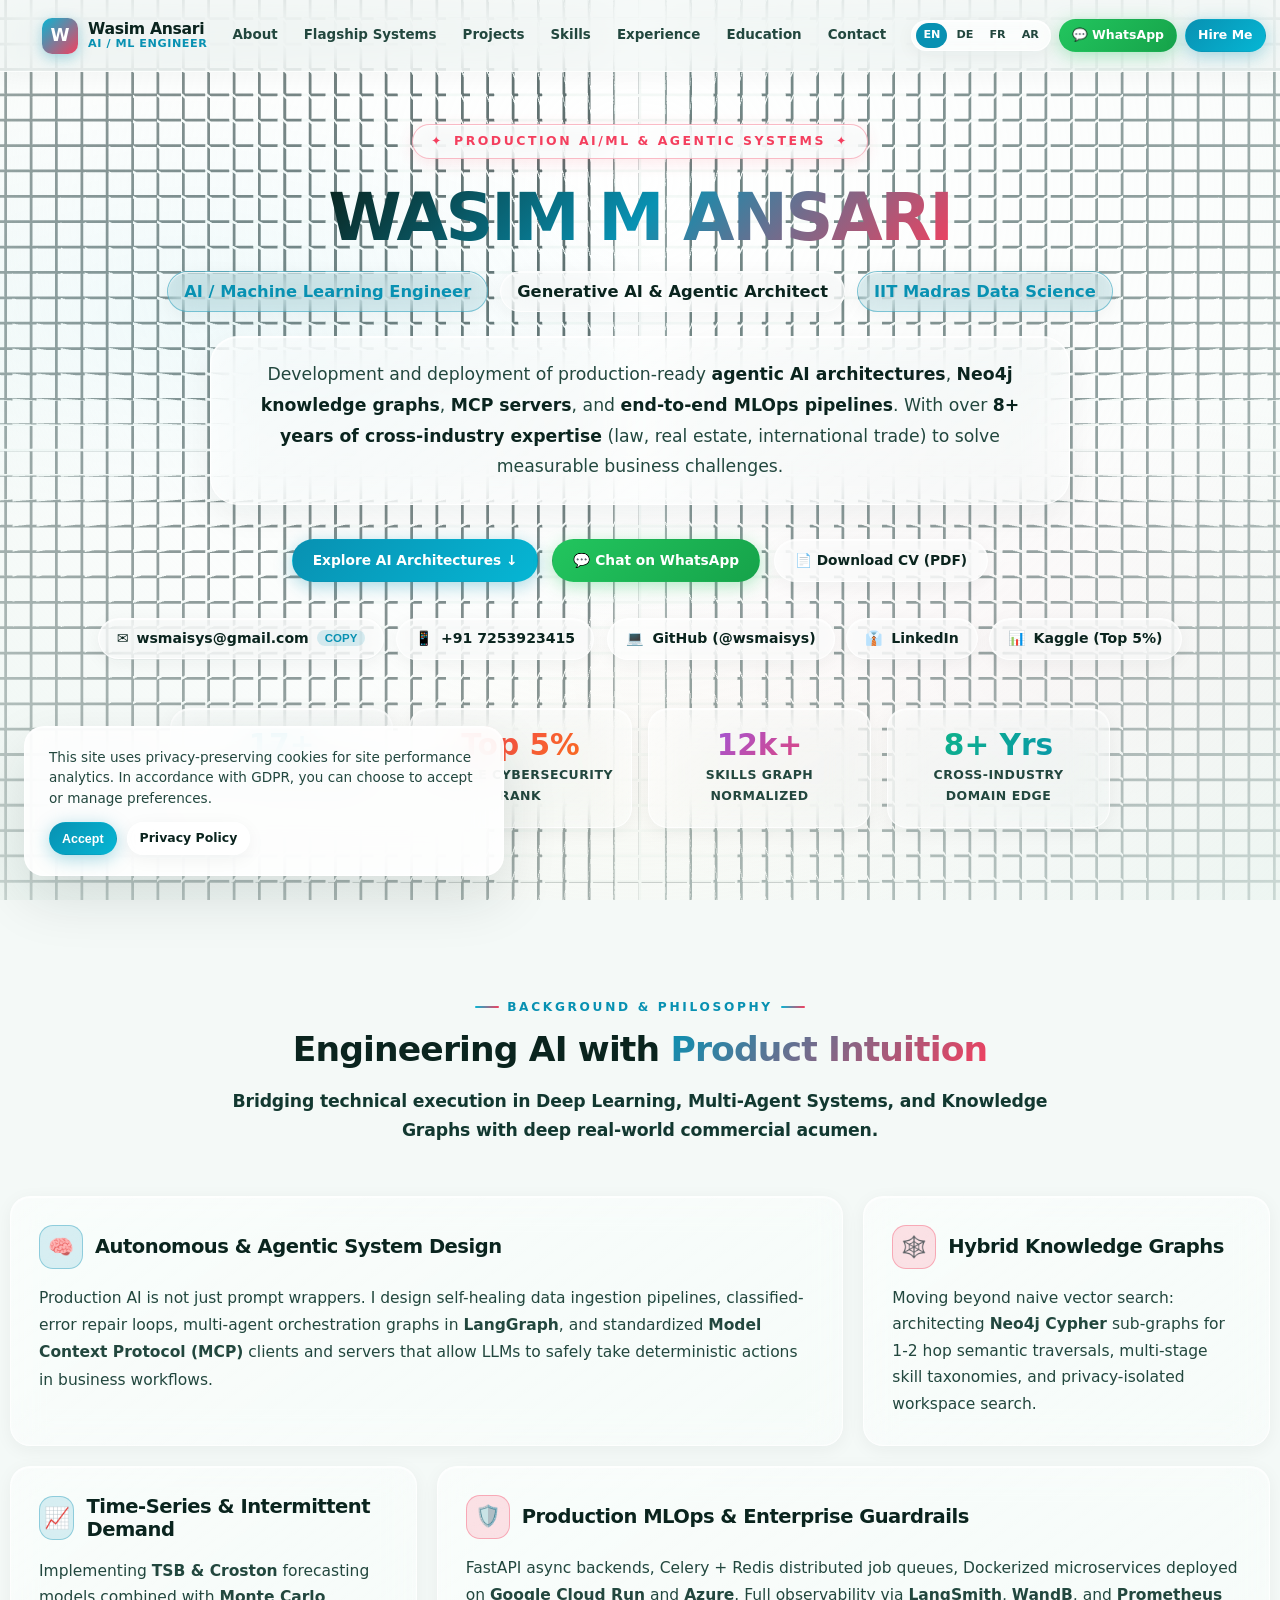
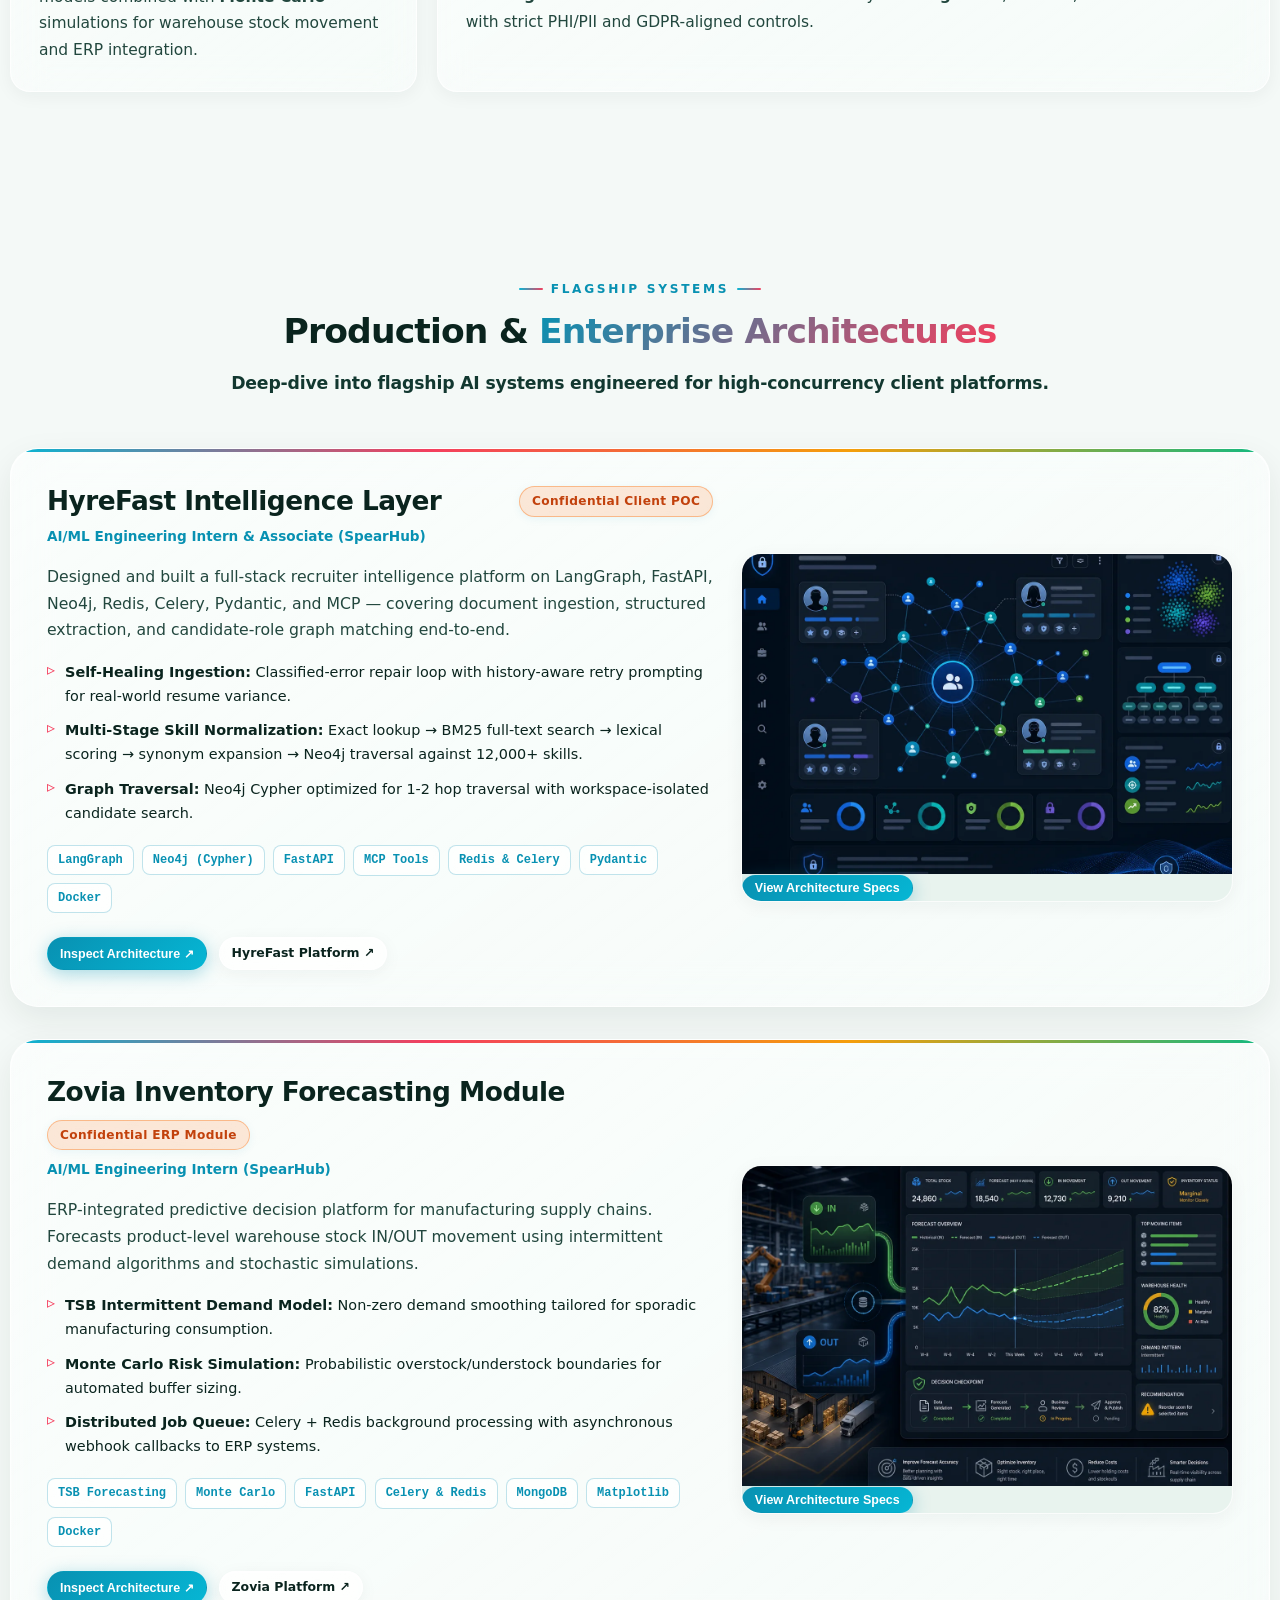
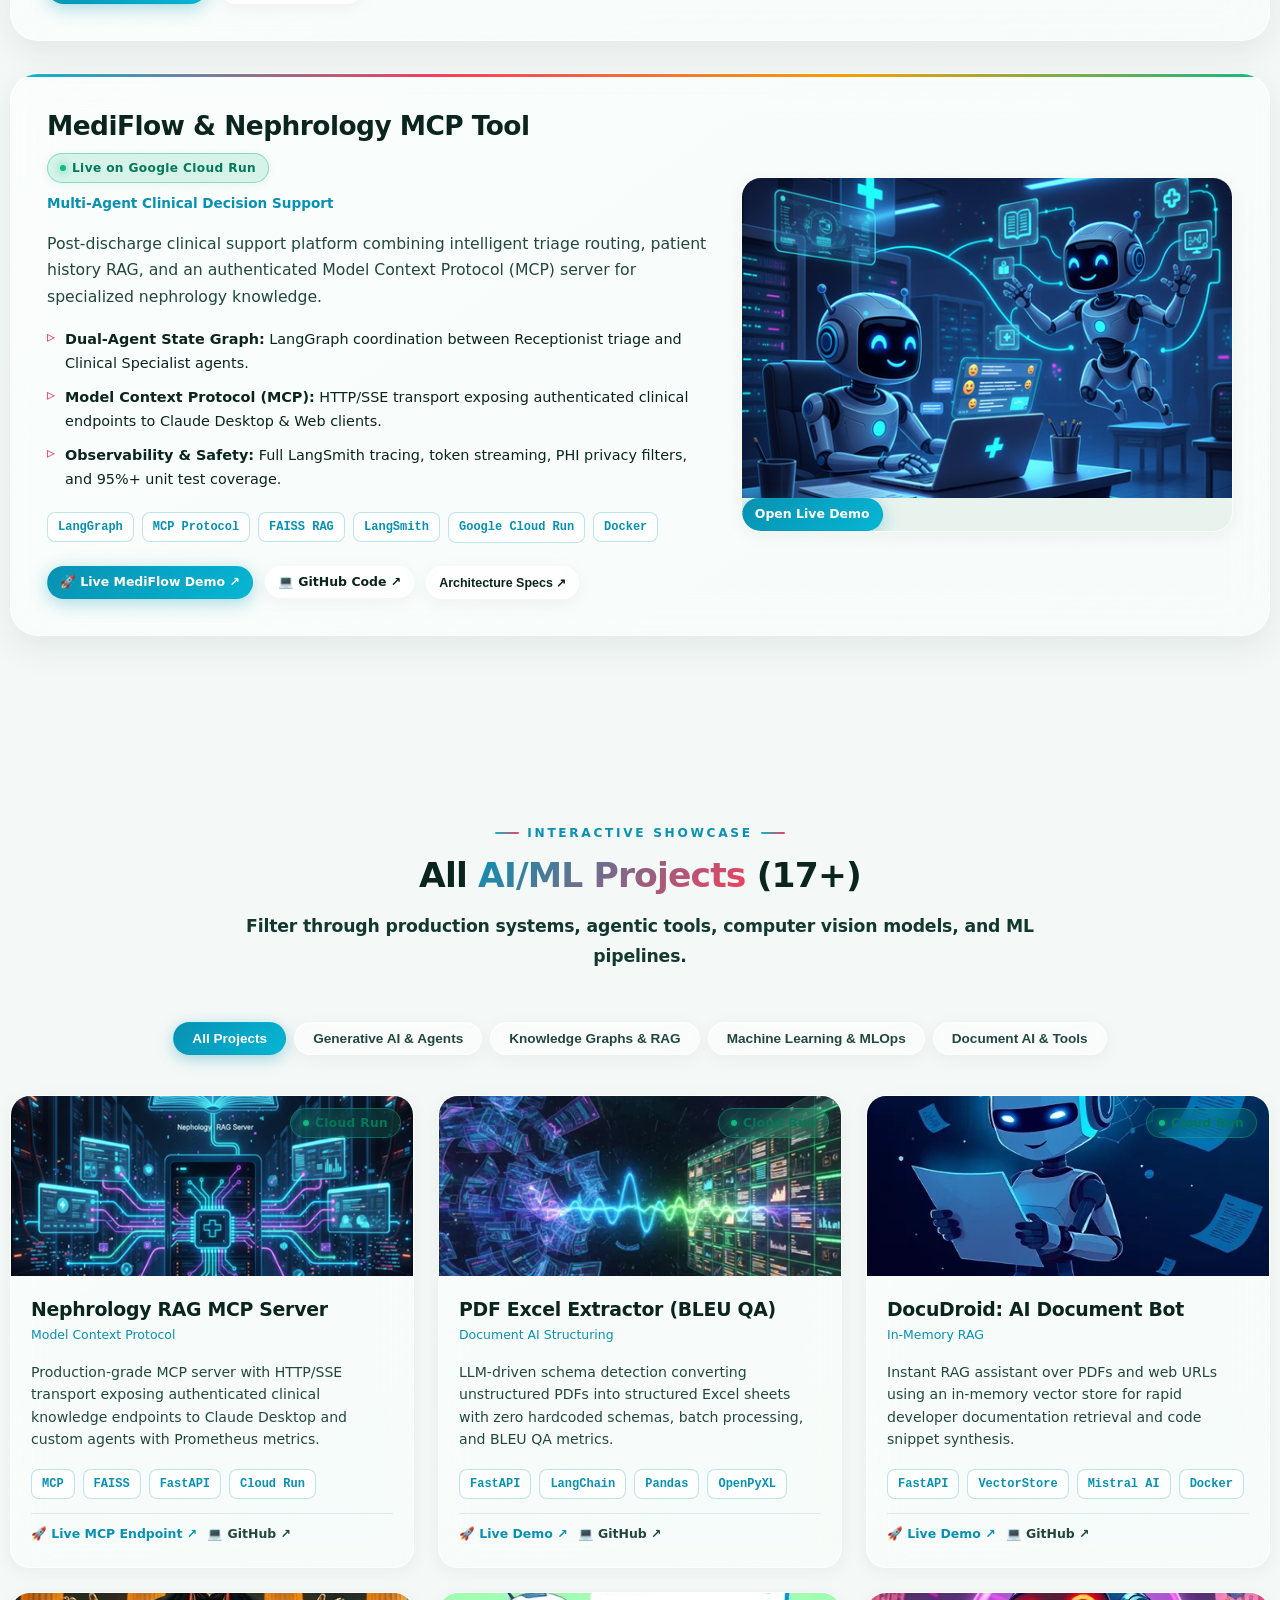
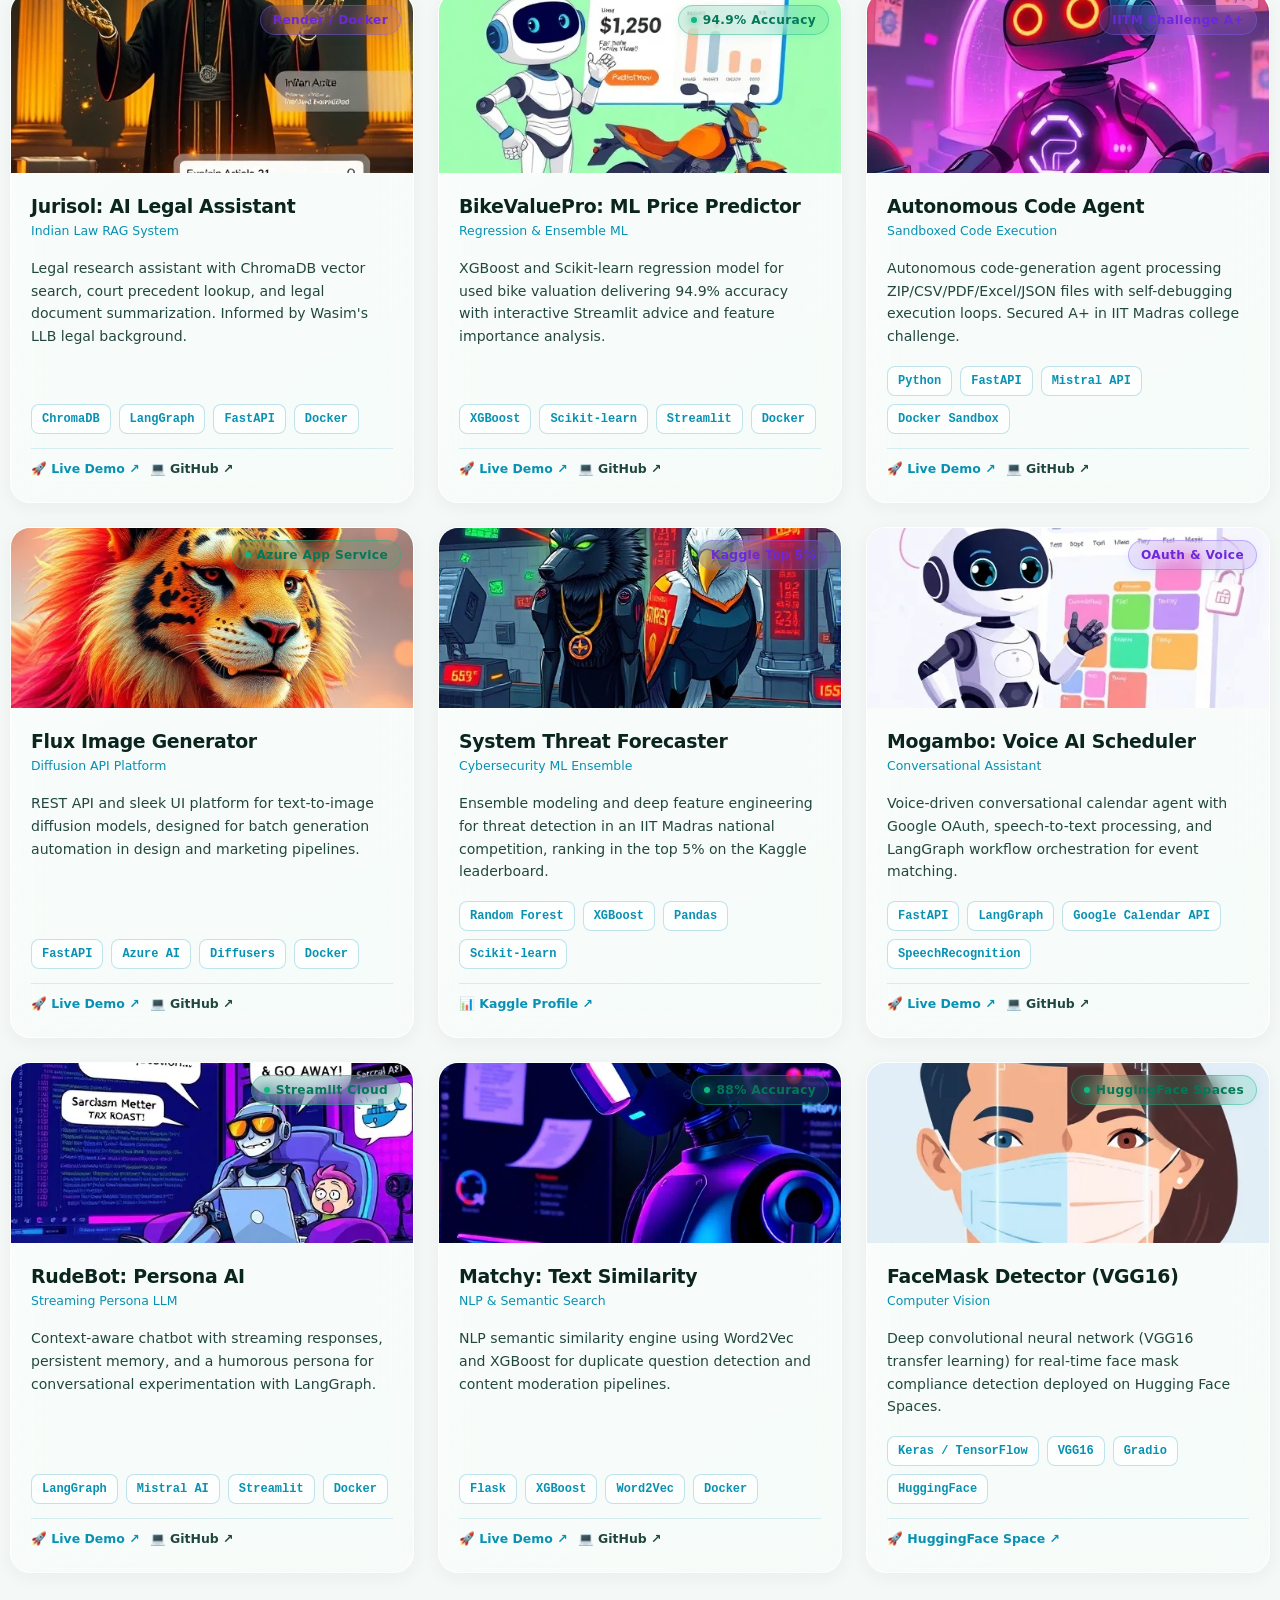
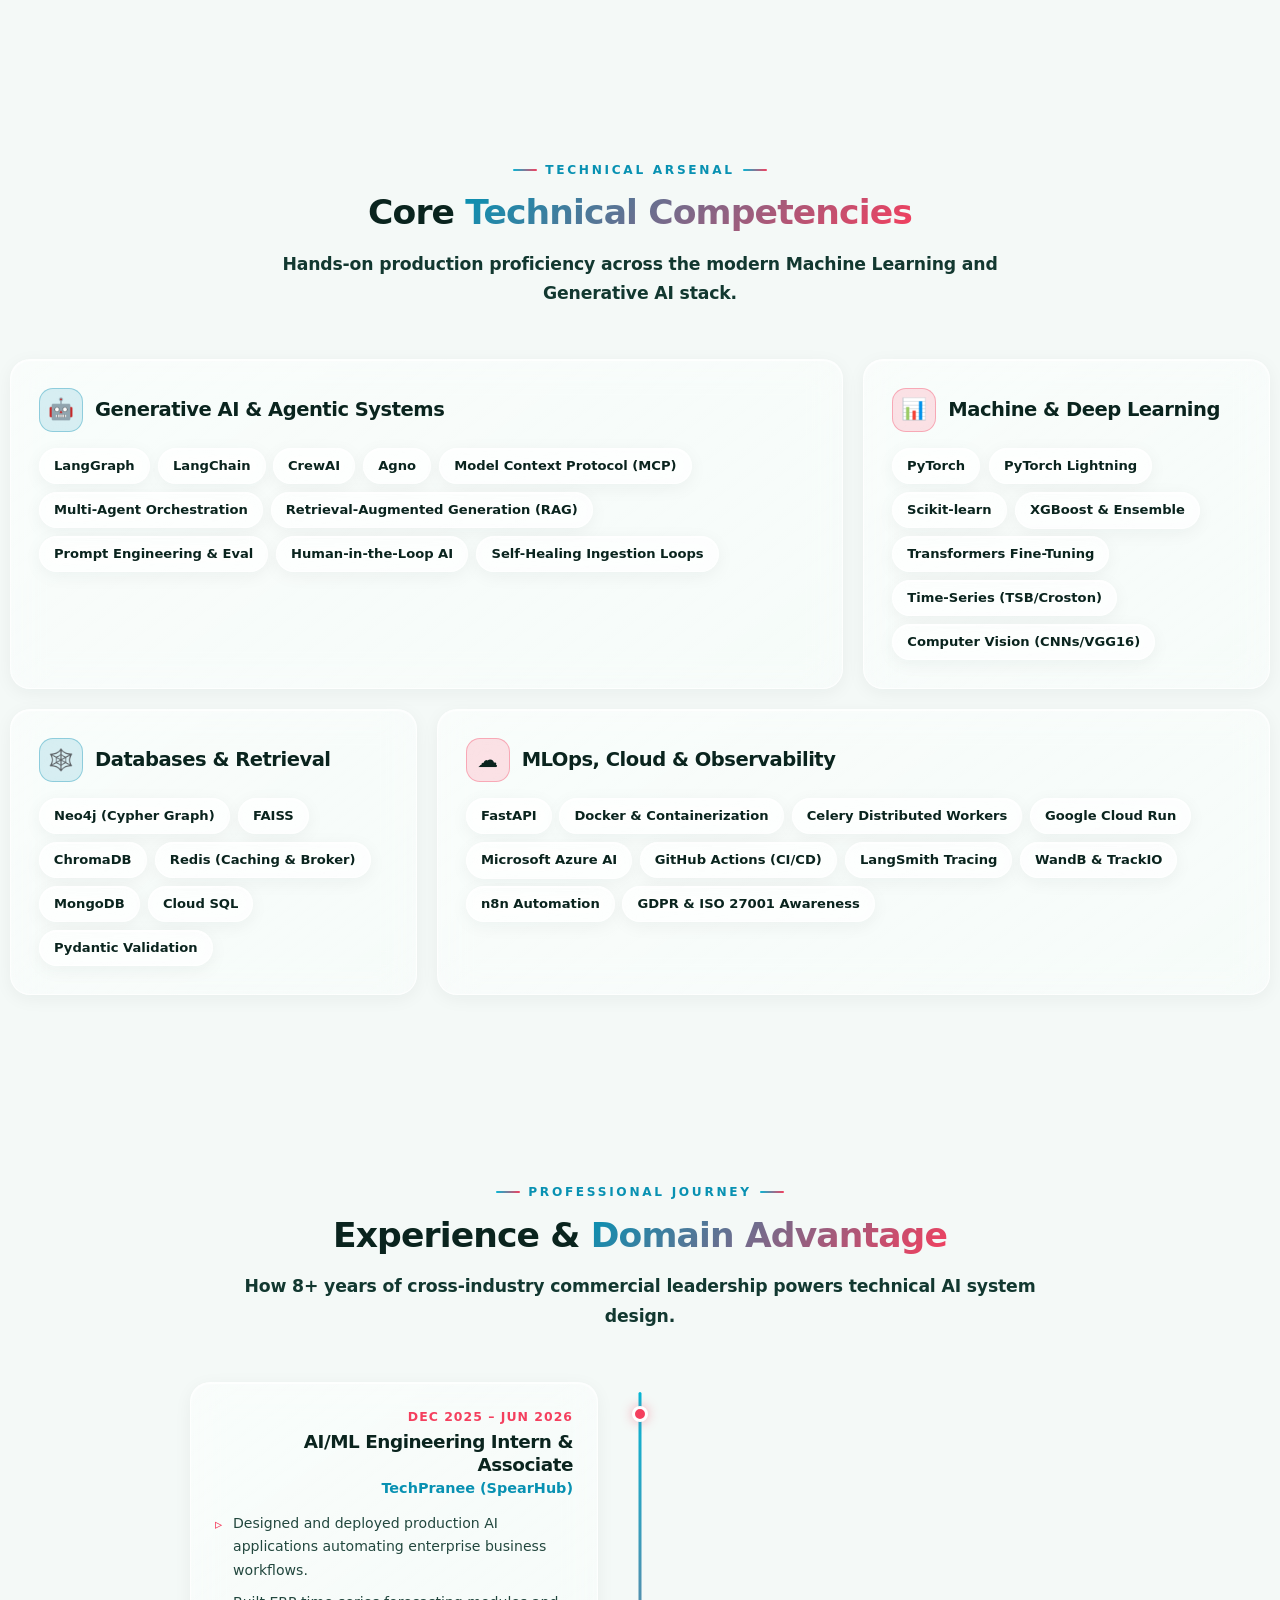
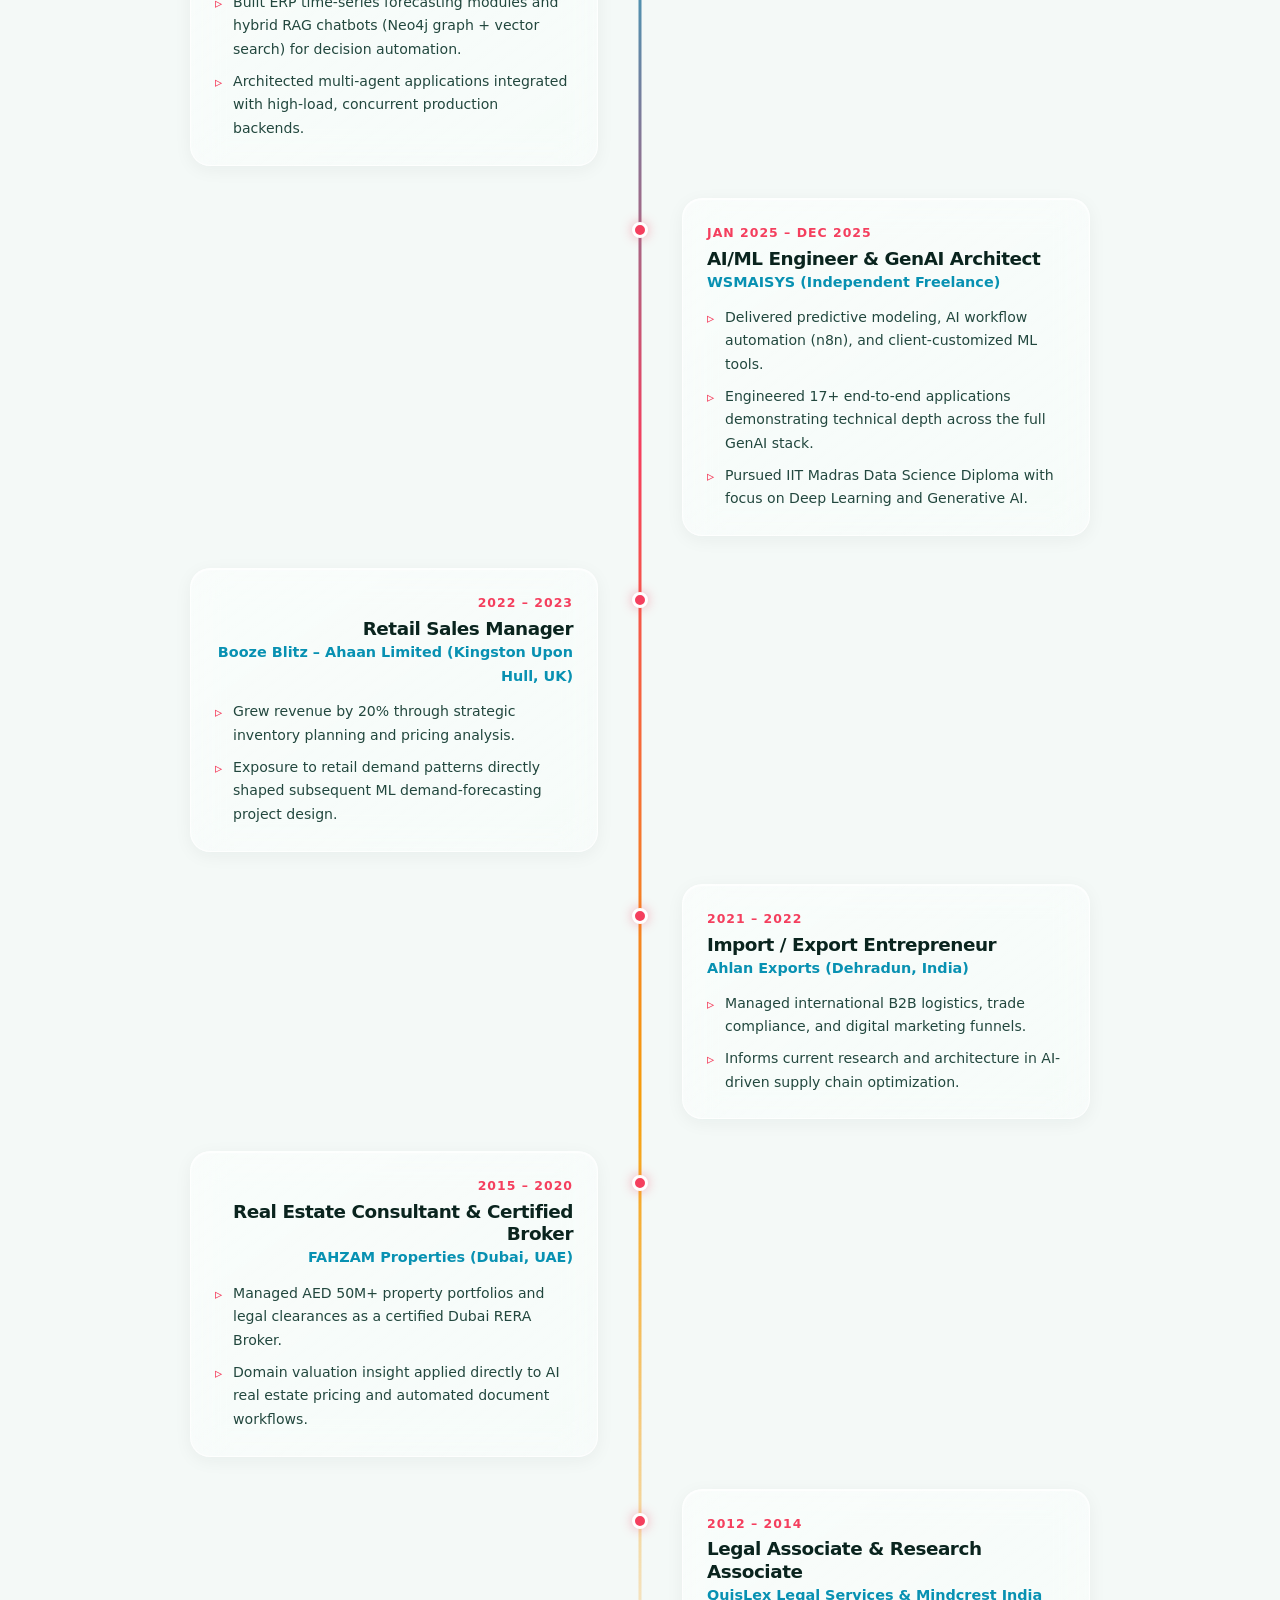
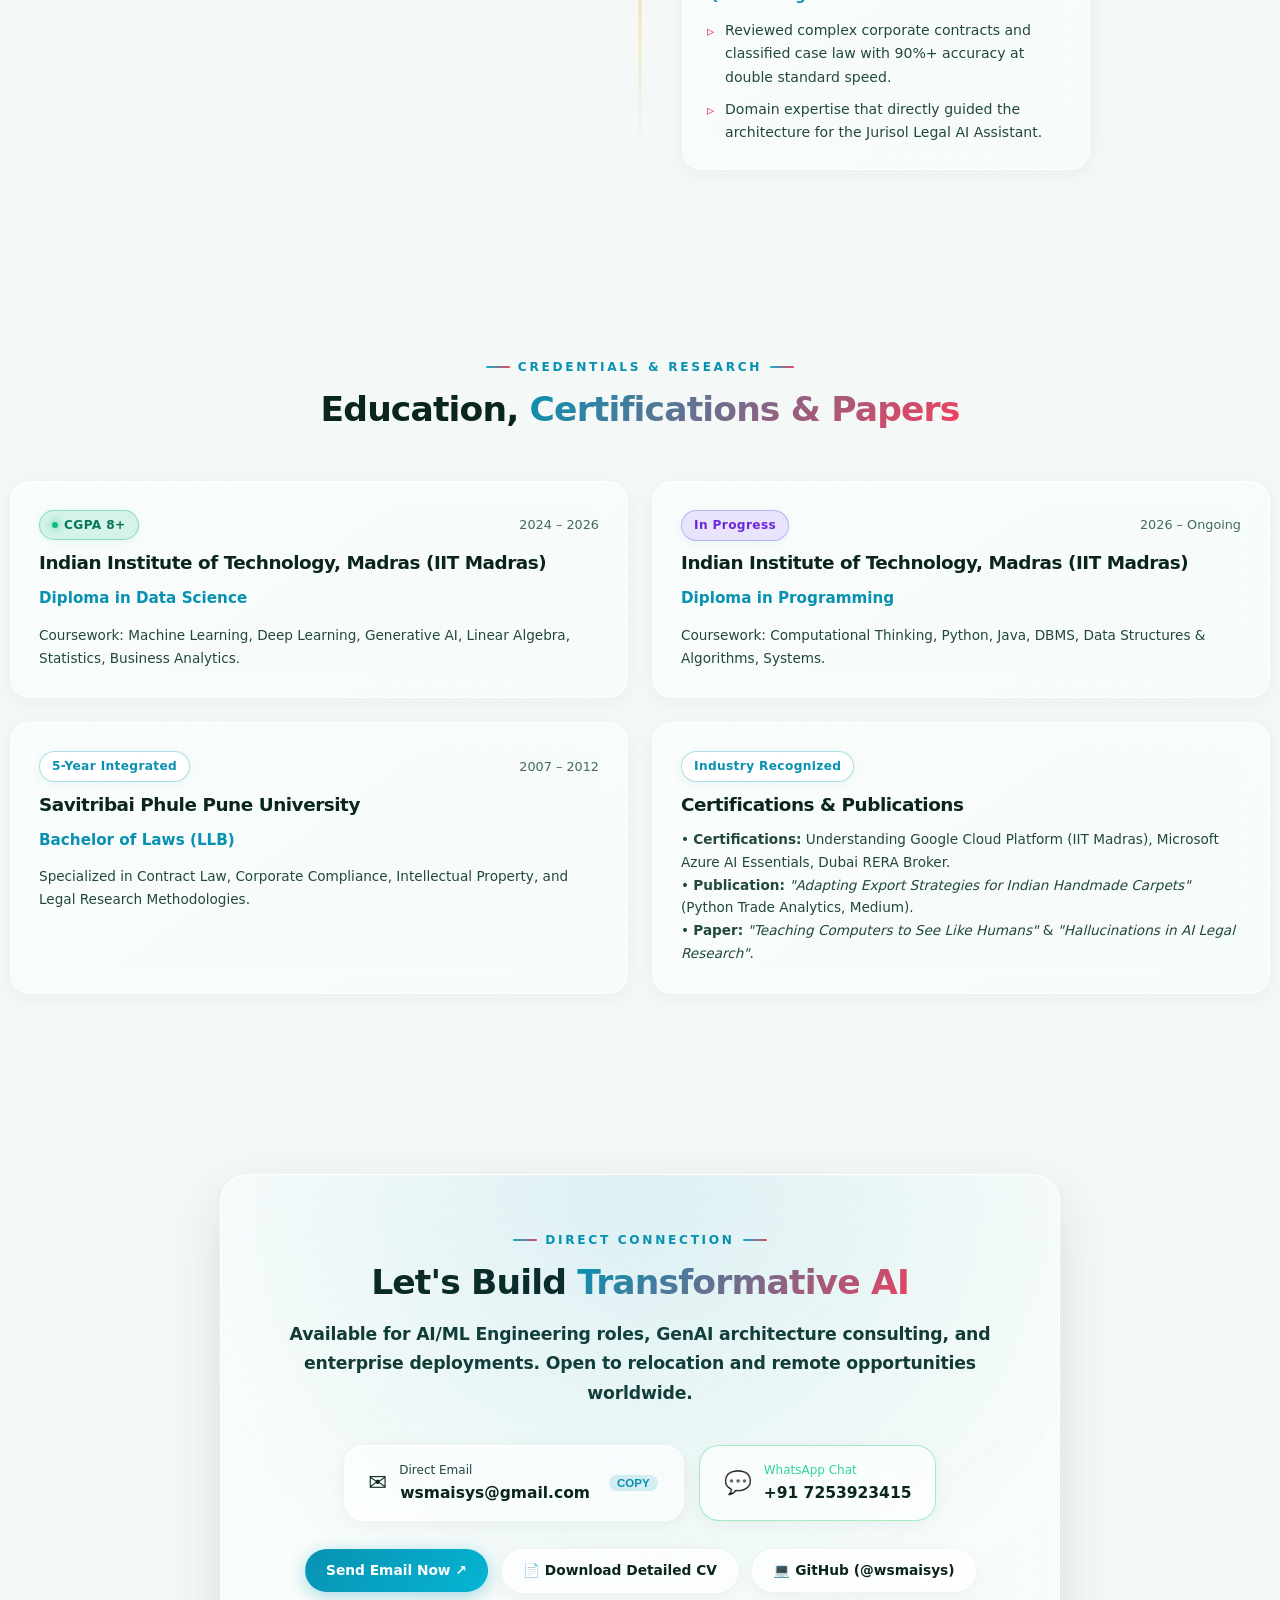
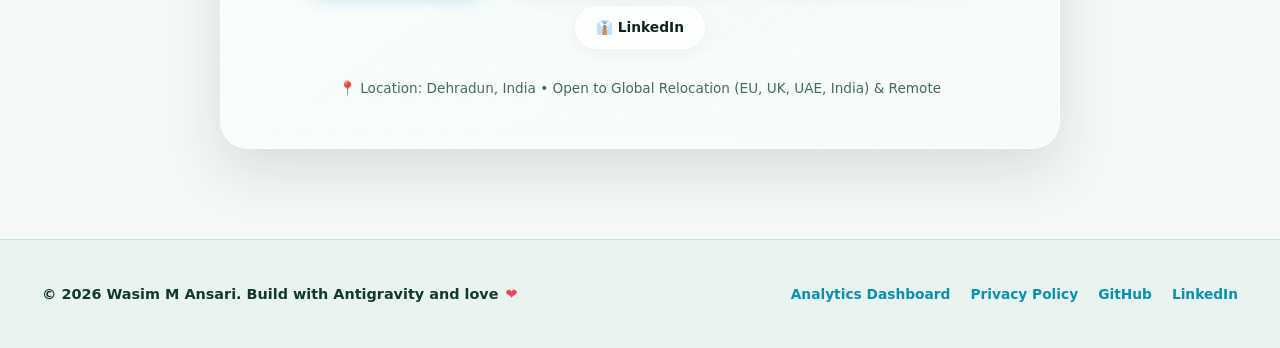
<file: index.html>
<!doctype html>
<html lang="en">
  <head>
    <meta charset="UTF-8" />
    <meta name="viewport" content="width=device-width, initial-scale=1.0" />
    <title>Wasim M Ansari | AI/ML Engineer &amp; GenAI Solution Architect</title>
    <meta
      name="description"
      content="Portfolio of Wasim M Ansari — AI/ML Engineer and GenAI Architect specializing in agentic systems (LangGraph, MCP), RAG architectures, knowledge graphs (Neo4j), time-series forecasting, and production MLOps."
    />
    <meta
      name="keywords"
      content="AI Engineer, Machine Learning Engineer, GenAI Architect, LangGraph, LangChain, MCP Server, Model Context Protocol, Neo4j, Knowledge Graphs, RAG Chatbots, FastAPI, Docker, IIT Madras, MLOps, Time Series Forecasting"
    />
    <meta name="author" content="Wasim M Ansari" />
    <meta name="robots" content="index, follow" />
    <link rel="canonical" href="https://waseemmansari.github.io/" />

    <!-- Multilingual Alternates -->
    <link rel="alternate" hreflang="en" href="https://waseemmansari.github.io/" />
    <link rel="alternate" hreflang="de" href="https://waseemmansari.github.io/index-de.html" />
    <link rel="alternate" hreflang="fr" href="https://waseemmansari.github.io/index-fr.html" />
    <link rel="alternate" hreflang="ar" href="https://waseemmansari.github.io/index-ar.html" />
    <link rel="alternate" hreflang="x-default" href="https://waseemmansari.github.io/" />
    <link rel="alternate" type="text/plain" href="https://waseemmansari.github.io/llms.txt" title="LLMs.txt" />
    <link rel="sitemap" type="application/xml" href="/sitemap.xml" />
    <meta name="google-site-verification" content="prMKO9h6g3oFMoqvMuOXAuISiJAe0l8THnWTV7X8bio" />

    <!-- Open Graph & Social Cards -->
    <meta property="og:type" content="profile" />
    <meta property="og:title" content="Wasim M Ansari | AI/ML Engineer &amp; GenAI Architect" />
    <meta
      property="og:description"
      content="Production-ready AI/ML systems: LangGraph agents, Neo4j knowledge graphs, MCP servers, and cloud-deployed machine learning pipelines."
    />
    <meta property="og:image" content="https://waseemmansari.github.io/images/Passport%20Photo.png" />
    <meta property="og:url" content="https://waseemmansari.github.io/" />
    <meta name="twitter:card" content="summary_large_image" />
    <meta name="twitter:title" content="Wasim M Ansari | AI/ML Engineer" />
    <meta
      name="twitter:description"
      content="Explore production AI architectures, live demos, and machine learning pipelines built by Wasim Ansari."
    />
    <meta name="twitter:image" content="https://waseemmansari.github.io/images/Passport%20Photo.png" />

    <!-- Favicon -->
    <link
      rel="icon"
      href="data:image/svg+xml,<svg xmlns='http://www.w3.org/2000/svg' viewBox='0 0 100 100'><rect width='100' height='100' rx='22' fill='%2300E0FF'/><text y='55%' x='50%' text-anchor='middle' dominant-baseline='central' fill='%23060813' font-family='system-ui,sans-serif' font-weight='900' font-size='60'>W</text></svg>"
    />

    <!-- Google tag (gtag.js) -->
    <script async src="https://www.googletagmanager.com/gtag/js?id=G-VM4LR2E38N"></script>
    <script>
      window.dataLayer = window.dataLayer || [];
      function gtag() { dataLayer.push(arguments); }
      gtag("js", new Date());
      gtag("config", "G-VM4LR2E38N");
    </script>

    <!-- Deep SEO & AI Search Structured Data (JSON-LD) -->
    <script type="application/ld+json">
      {
        "@context": "https://schema.org",
        "@graph": [
          {
            "@type": "Person",
            "@id": "https://waseemmansari.github.io/#person",
            "name": "Wasim M Ansari",
            "jobTitle": "AI/ML Engineer & GenAI Solution Architect",
            "url": "https://waseemmansari.github.io/",
            "image": "https://waseemmansari.github.io/images/Passport%20Photo.png",
            "email": "mailto:wsmaisys@gmail.com",
            "telephone": "+917253923415",
            "address": {
              "@type": "PostalAddress",
              "addressLocality": "Dehradun",
              "addressCountry": "India"
            },
            "alumniOf": [
              {
                "@type": "CollegeOrUniversity",
                "name": "Indian Institute of Technology Madras (IIT Madras)",
                "sameAs": "https://www.iitm.ac.in/"
              },
              {
                "@type": "CollegeOrUniversity",
                "name": "Savitribai Phule Pune University",
                "sameAs": "http://www.unipune.ac.in/"
              }
            ],
            "sameAs": [
              "https://github.com/wsmaisys",
              "https://www.linkedin.com/in/wsmaisys",
              "https://www.kaggle.com/wasimansari786"
            ],
            "knowsAbout": [
              "Generative AI",
              "Agentic Systems",
              "LangGraph",
              "LangChain",
              "Model Context Protocol (MCP)",
              "Knowledge Graphs",
              "Neo4j",
              "Retrieval-Augmented Generation (RAG)",
              "Time Series Forecasting",
              "FastAPI",
              "Docker",
              "Machine Learning",
              "Deep Learning",
              "PyTorch",
              "Scikit-Learn",
              "GDPR Compliant AI"
            ]
          },
          {
            "@type": "WebSite",
            "@id": "https://waseemmansari.github.io/#website",
            "url": "https://waseemmansari.github.io/",
            "name": "Wasim M Ansari | AI/ML Engineer Portfolio",
            "publisher": { "@id": "https://waseemmansari.github.io/#person" }
          },
          {
            "@type": "ItemList",
            "name": "Flagship & Production AI Systems",
            "itemListElement": [
              {
                "@type": "ListItem",
                "position": 1,
                "item": {
                  "@type": "SoftwareApplication",
                  "name": "HyreFast Intelligence Layer",
                  "applicationCategory": "AI Recruiting & Knowledge Graph",
                  "description": "Full-stack AI recruiting intelligence layer on LangGraph, Neo4j, FastAPI, Redis, Celery, and MCP, normalizing 12k+ candidate skills with self-healing ingestion loops."
                }
              },
              {
                "@type": "ListItem",
                "position": 2,
                "item": {
                  "@type": "SoftwareApplication",
                  "name": "Zovia Inventory Forecasting Module",
                  "applicationCategory": "Manufacturing Decision AI",
                  "description": "ERP-integrated time-series forecasting engine with TSB intermittent demand modeling, Monte Carlo confidence simulations, and Celery async workers."
                }
              },
              {
                "@type": "ListItem",
                "position": 3,
                "item": {
                  "@type": "SoftwareApplication",
                  "name": "MediFlow & Nephrology MCP Tool",
                  "url": "https://mediflow-ai-medical-assistant-785629432566.us-central1.run.app/",
                  "applicationCategory": "Clinical AI Assistant",
                  "description": "LangGraph multi-agent post-discharge medical assistant with FAISS RAG, LangSmith tracing, and an authenticated Model Context Protocol (MCP) server."
                }
              }
            ]
          },
          {
            "@type": "FAQPage",
            "mainEntity": [
              {
                "@type": "Question",
                "name": "What AI/ML engineering services and expertise does Wasim Ansari provide?",
                "acceptedAnswer": {
                  "@type": "Answer",
                  "text": "Wasim specializes in production-ready Generative AI systems, LangGraph agentic workflows, Model Context Protocol (MCP) server development, Neo4j knowledge graphs, hybrid RAG retrieval, time-series demand forecasting, and cloud MLOps (FastAPI, Docker, Google Cloud Run, Azure AI)."
                }
              },
              {
                "@type": "Question",
                "name": "How can I contact Wasim Ansari for hiring, consulting, or project collaborations?",
                "acceptedAnswer": {
                  "@type": "Answer",
                  "text": "You can reach Wasim directly via email at wsmaisys@gmail.com or by WhatsApp message at +91 7253923415."
                }
              }
            ]
          }
        ]
      }
    </script>

    <!-- Consolidated Design System -->
    <link rel="stylesheet" href="theme.css" />
  </head>
  <body>
    <!-- 3D Interactive Wavy Cubes WebGL Background -->
    <canvas id="bg-canvas" class="webgl" aria-hidden="true"></canvas>
    <div class="bg-overlay" aria-hidden="true"></div>

    <!-- Navigation Header -->
    <header class="navbar">
      <div class="container nav-container">
        <a href="#hero" class="nav-brand" aria-label="Wasim M Ansari Home">
          <div class="brand-symbol">W</div>
          <div class="brand-meta">
            <span class="brand-name">Wasim Ansari</span>
            <span class="brand-title">AI / ML Engineer</span>
          </div>
        </a>

        <ul class="nav-menu" role="navigation">
          <li><a href="#about" class="nav-link">About</a></li>
          <li><a href="#flagship" class="nav-link">Flagship Systems</a></li>
          <li><a href="#projects" class="nav-link">Projects</a></li>
          <li><a href="#skills" class="nav-link">Skills</a></li>
          <li><a href="#experience" class="nav-link">Experience</a></li>
          <li><a href="#education" class="nav-link">Education</a></li>
          <li><a href="#contact" class="nav-link">Contact</a></li>
        </ul>

        <div class="nav-actions">
          <div class="lang-selector" aria-label="Language Selector">
            <a href="index.html" class="lang-btn active">EN</a>
            <a href="index-de.html" class="lang-btn">DE</a>
            <a href="index-fr.html" class="lang-btn">FR</a>
            <a href="index-ar.html" class="lang-btn">AR</a>
          </div>

          <a
            href="https://wa.me/917253923415?text=Hi%20Wasim,%20I%20reviewed%20your%20AI/ML%20portfolio%20and%20would%20like%20to%20connect."
            target="_blank"
            rel="noopener noreferrer"
            class="btn btn-whatsapp btn-sm"
            aria-label="Direct WhatsApp Message to Wasim"
          >
            <span>💬 WhatsApp</span>
          </a>

          <a href="#contact" class="btn btn-primary btn-sm">Hire Me</a>

          <button class="mobile-toggle" aria-label="Toggle navigation menu">
            <span></span>
            <span></span>
            <span></span>
          </button>
        </div>
      </div>
    </header>

    <!-- Mobile Drawer -->
    <div class="mobile-drawer" role="dialog" aria-modal="true">
      <a href="#about" class="nav-link">About</a>
      <a href="#flagship" class="nav-link">Flagship Systems</a>
      <a href="#projects" class="nav-link">All Projects</a>
      <a href="#skills" class="nav-link">Technical Skills</a>
      <a href="#experience" class="nav-link">Experience &amp; Domain Edge</a>
      <a href="#education" class="nav-link">Education &amp; Publications</a>
      <a href="#contact" class="nav-link">Get in Touch</a>
      <div style="margin-top: 20px; display: flex; gap: 10px; flex-direction: column;">
        <a
          href="https://wa.me/917253923415?text=Hi%20Wasim,%20I%20reviewed%20your%20AI/ML%20portfolio%20and%20would%20like%20to%20connect."
          target="_blank"
          rel="noopener noreferrer"
          class="btn btn-whatsapp"
        >
          <span>💬 WhatsApp: +91 7253923415</span>
        </a>
        <button class="btn btn-secondary" data-copy-email="wsmaisys@gmail.com">
          <span>📋 Copy Email (wsmaisys@gmail.com)</span>
        </button>
      </div>
    </div>

    <!-- Main Content Shell -->
    <main class="site-wrap">
      <!-- HERO SECTION -->
      <section id="hero" class="hero-section container">
        <div class="hero-eyebrow">
          <span>✦</span> PRODUCTION AI/ML &amp; AGENTIC SYSTEMS <span>✦</span>
        </div>

        <h1 class="hero-title">WASIM M ANSARI</h1>

        <div class="hero-roles">
          <span class="hero-role-tag highlight">AI / Machine Learning Engineer</span>
          <span class="hero-role-tag">Generative AI &amp; Agentic Architect</span>
          <span class="hero-role-tag highlight">IIT Madras Data Science</span>
        </div>

        <div class="hero-tagline-container">
          <p style="margin: 0;">
            Development and deployment of production-ready <strong>agentic AI architectures</strong>, <strong>Neo4j knowledge graphs</strong>, <strong>MCP servers</strong>, and <strong>end-to-end MLOps pipelines</strong>. With over <strong>8+ years of cross-industry expertise</strong> (law, real estate, international trade) to solve measurable business challenges.
          </p>
        </div>

        <!-- CTAs -->
        <div class="hero-cta-group">
          <a href="#flagship" class="btn btn-primary">
            <span>Explore AI Architectures ↓</span>
          </a>
          <a
            href="https://wa.me/917253923415?text=Hi%20Wasim,%20I%20reviewed%20your%20portfolio%20and%20would%20like%20to%20discuss%20a%20role/project."
            target="_blank"
            rel="noopener noreferrer"
            class="btn btn-whatsapp"
          >
            <span>💬 Chat on WhatsApp</span>
          </a>
          <a
            href="Wasim-Ansari-Detailed-CV.pdf"
            download
            class="btn btn-secondary"
            aria-label="Download Wasim Ansari CV"
          >
            <span>📄 Download CV (PDF)</span>
          </a>
        </div>

        <!-- Fast Contact Channel Pills -->
        <div class="contact-fast-pills">
          <div class="pill-contact">
            <span>✉️</span>
            <strong>wsmaisys@gmail.com</strong>
            <button class="pill-copy-btn" data-copy-email="wsmaisys@gmail.com" title="Copy Email">
              COPY
            </button>
          </div>
          <a
            href="https://wa.me/917253923415"
            target="_blank"
            rel="noopener noreferrer"
            class="pill-contact"
          >
            <span>📱</span> +91 7253923415
          </a>
          <a
            href="https://github.com/wsmaisys"
            target="_blank"
            rel="noopener noreferrer"
            class="pill-contact"
          >
            <span>💻</span> GitHub (@wsmaisys)
          </a>
          <a
            href="https://www.linkedin.com/in/wsmaisys"
            target="_blank"
            rel="noopener noreferrer"
            class="pill-contact"
          >
            <span>👔</span> LinkedIn
          </a>
          <a
            href="https://www.kaggle.com/wasimansari786"
            target="_blank"
            rel="noopener noreferrer"
            class="pill-contact"
          >
            <span>📊</span> Kaggle (Top 5%)
          </a>
        </div>

        <!-- Metrics Ticker -->
        <div class="metrics-ticker">
          <div class="metric-card">
            <div class="metric-num">17+</div>
            <div class="metric-label">AI/ML &amp; GenAI Projects</div>
          </div>
          <div class="metric-card">
            <div class="metric-num">Top 5%</div>
            <div class="metric-label">Kaggle Cybersecurity Rank</div>
          </div>
          <div class="metric-card">
            <div class="metric-num">12k+</div>
            <div class="metric-label">Skills Graph Normalized</div>
          </div>
          <div class="metric-card">
            <div class="metric-num">8+ Yrs</div>
            <div class="metric-label">Cross-Industry Domain Edge</div>
          </div>
        </div>
      </section>

      <!-- ABOUT & SUMMARY -->
      <section id="about" class="section container">
        <div class="section-head">
          <p class="section-kicker">Background &amp; Philosophy</p>
          <h2 class="section-title">Engineering AI with <span>Product Intuition</span></h2>
          <p class="section-subtitle">
            Bridging technical execution in Deep Learning, Multi-Agent Systems, and Knowledge Graphs
            with deep real-world commercial acumen.
          </p>
        </div>

        <div class="bento-grid">
          <div class="bento-card bento-span-2">
            <div class="bento-icon-title">
              <div class="bento-icon">🧠</div>
              <h3 class="bento-title">Autonomous &amp; Agentic System Design</h3>
            </div>
            <p style="color: var(--text-muted); line-height: 1.75;">
              Production AI is not just prompt wrappers. I design self-healing data ingestion pipelines,
              classified-error repair loops, multi-agent orchestration graphs in <strong>LangGraph</strong>,
              and standardized <strong>Model Context Protocol (MCP)</strong> clients and servers that allow LLMs
              to safely take deterministic actions in business workflows.
            </p>
          </div>

          <div class="bento-card">
            <div class="bento-icon-title">
              <div class="bento-icon purple">🕸️</div>
              <h3 class="bento-title">Hybrid Knowledge Graphs</h3>
            </div>
            <p style="color: var(--text-muted); line-height: 1.7;">
              Moving beyond naive vector search: architecting <strong>Neo4j Cypher</strong> sub-graphs
              for 1-2 hop semantic traversals, multi-stage skill taxonomies, and privacy-isolated workspace search.
            </p>
          </div>

          <div class="bento-card">
            <div class="bento-icon-title">
              <div class="bento-icon">📈</div>
              <h3 class="bento-title">Time-Series &amp; Intermittent Demand</h3>
            </div>
            <p style="color: var(--text-muted); line-height: 1.7;">
              Implementing <strong>TSB &amp; Croston</strong> forecasting models combined with
              <strong>Monte Carlo</strong> simulations for warehouse stock movement and ERP integration.
            </p>
          </div>

          <div class="bento-card bento-span-2">
            <div class="bento-icon-title">
              <div class="bento-icon purple">🛡️</div>
              <h3 class="bento-title">Production MLOps &amp; Enterprise Guardrails</h3>
            </div>
            <p style="color: var(--text-muted); line-height: 1.75;">
              FastAPI async backends, Celery + Redis distributed job queues, Dockerized microservices deployed
              on <strong>Google Cloud Run</strong> and <strong>Azure</strong>. Full observability via
              <strong>LangSmith</strong>, <strong>WandB</strong>, and <strong>Prometheus</strong> with strict PHI/PII and GDPR-aligned controls.
            </p>
          </div>
        </div>
      </section>

      <!-- FLAGSHIP ENTERPRISE ARCHITECTURES -->
      <section id="flagship" class="section container">
        <div class="section-head">
          <p class="section-kicker">Flagship Systems</p>
          <h2 class="section-title">Production &amp; <span>Enterprise Architectures</span></h2>
          <p class="section-subtitle">
            Deep-dive into flagship AI systems engineered for high-concurrency client platforms.
          </p>
        </div>

        <div class="flagship-grid">
          <!-- 1. HyreFast Intelligence Layer -->
          <article class="flagship-card">
            <div class="flagship-info">
              <div class="flagship-header">
                <div class="flagship-title-row">
                  <h3 class="flagship-title">HyreFast Intelligence Layer</h3>
                  <span class="badge badge-confidential">Confidential Client POC</span>
                </div>
                <div class="flagship-role">AI/ML Engineering Intern &amp; Associate (SpearHub)</div>
              </div>

              <p class="flagship-desc">
                Designed and built a full-stack recruiter intelligence platform on LangGraph, FastAPI, Neo4j,
                Redis, Celery, Pydantic, and MCP — covering document ingestion, structured extraction,
                and candidate-role graph matching end-to-end.
              </p>

              <div class="arch-highlights">
                <div class="arch-item">
                  <span class="arch-icon">▹</span>
                  <span><strong>Self-Healing Ingestion:</strong> Classified-error repair loop with history-aware retry prompting for real-world resume variance.</span>
                </div>
                <div class="arch-item">
                  <span class="arch-icon">▹</span>
                  <span><strong>Multi-Stage Skill Normalization:</strong> Exact lookup → BM25 full-text search → lexical scoring → synonym expansion → Neo4j traversal against 12,000+ skills.</span>
                </div>
                <div class="arch-item">
                  <span class="arch-icon">▹</span>
                  <span><strong>Graph Traversal:</strong> Neo4j Cypher optimized for 1-2 hop traversal with workspace-isolated candidate search.</span>
                </div>
              </div>

              <div class="tech-tag-group">
                <span class="tech-tag">LangGraph</span>
                <span class="tech-tag">Neo4j (Cypher)</span>
                <span class="tech-tag">FastAPI</span>
                <span class="tech-tag">MCP Tools</span>
                <span class="tech-tag">Redis &amp; Celery</span>
                <span class="tech-tag">Pydantic</span>
                <span class="tech-tag">Docker</span>
              </div>

              <div style="display: flex; gap: 12px; margin-top: 8px;">
                <button class="btn btn-primary btn-sm" data-arch-modal="hyrefast">
                  <span>Inspect Architecture ↗</span>
                </button>
                <a href="https://www.hyrefast.ai/" target="_blank" rel="noopener noreferrer" class="btn btn-secondary btn-sm">
                  <span>HyreFast Platform ↗</span>
                </a>
              </div>
            </div>

            <div class="flagship-media">
              <picture><source srcset="images/hyrefast-confidential-recruiting-graph.webp" type="image/webp"><img src="images/hyrefast-confidential-recruiting-graph.png" loading="lazy" decoding="async" alt="HyreFast Candidate Skill Graph Architecture" /></picture>
              <div class="media-overlay-actions">
                <button class="btn btn-primary btn-sm" data-arch-modal="hyrefast">View Architecture Specs</button>
              </div>
            </div>
          </article>

          <!-- 2. Zovia Inventory Forecasting -->
          <article class="flagship-card">
            <div class="flagship-info">
              <div class="flagship-header">
                <div class="flagship-title-row">
                  <h3 class="flagship-title">Zovia Inventory Forecasting Module</h3>
                  <span class="badge badge-confidential">Confidential ERP Module</span>
                </div>
                <div class="flagship-role">AI/ML Engineering Intern (SpearHub)</div>
              </div>

              <p class="flagship-desc">
                ERP-integrated predictive decision platform for manufacturing supply chains. Forecasts product-level
                warehouse stock IN/OUT movement using intermittent demand algorithms and stochastic simulations.
              </p>

              <div class="arch-highlights">
                <div class="arch-item">
                  <span class="arch-icon">▹</span>
                  <span><strong>TSB Intermittent Demand Model:</strong> Non-zero demand smoothing tailored for sporadic manufacturing consumption.</span>
                </div>
                <div class="arch-item">
                  <span class="arch-icon">▹</span>
                  <span><strong>Monte Carlo Risk Simulation:</strong> Probabilistic overstock/understock boundaries for automated buffer sizing.</span>
                </div>
                <div class="arch-item">
                  <span class="arch-icon">▹</span>
                  <span><strong>Distributed Job Queue:</strong> Celery + Redis background processing with asynchronous webhook callbacks to ERP systems.</span>
                </div>
              </div>

              <div class="tech-tag-group">
                <span class="tech-tag">TSB Forecasting</span>
                <span class="tech-tag">Monte Carlo</span>
                <span class="tech-tag">FastAPI</span>
                <span class="tech-tag">Celery &amp; Redis</span>
                <span class="tech-tag">MongoDB</span>
                <span class="tech-tag">Matplotlib</span>
                <span class="tech-tag">Docker</span>
              </div>

              <div style="display: flex; gap: 12px; margin-top: 8px;">
                <button class="btn btn-primary btn-sm" data-arch-modal="zovia">
                  <span>Inspect Architecture ↗</span>
                </button>
                <a href="https://www.zovia.ai/" target="_blank" rel="noopener noreferrer" class="btn btn-secondary btn-sm">
                  <span>Zovia Platform ↗</span>
                </a>
              </div>
            </div>

            <div class="flagship-media">
              <picture><source srcset="images/zovia-inventory-forecasting-system.webp" type="image/webp"><img src="images/zovia-inventory-forecasting-system.png" loading="lazy" decoding="async" alt="Zovia ERP Inventory Forecasting Architecture" /></picture>
              <div class="media-overlay-actions">
                <button class="btn btn-primary btn-sm" data-arch-modal="zovia">View Architecture Specs</button>
              </div>
            </div>
          </article>

          <!-- 3. MediFlow & Nephrology MCP -->
          <article class="flagship-card">
            <div class="flagship-info">
              <div class="flagship-header">
                <div class="flagship-title-row">
                  <h3 class="flagship-title">MediFlow &amp; Nephrology MCP Tool</h3>
                  <span class="badge badge-live">Live on Google Cloud Run</span>
                </div>
                <div class="flagship-role">Multi-Agent Clinical Decision Support</div>
              </div>

              <p class="flagship-desc">
                Post-discharge clinical support platform combining intelligent triage routing, patient history RAG,
                and an authenticated Model Context Protocol (MCP) server for specialized nephrology knowledge.
              </p>

              <div class="arch-highlights">
                <div class="arch-item">
                  <span class="arch-icon">▹</span>
                  <span><strong>Dual-Agent State Graph:</strong> LangGraph coordination between Receptionist triage and Clinical Specialist agents.</span>
                </div>
                <div class="arch-item">
                  <span class="arch-icon">▹</span>
                  <span><strong>Model Context Protocol (MCP):</strong> HTTP/SSE transport exposing authenticated clinical endpoints to Claude Desktop &amp; Web clients.</span>
                </div>
                <div class="arch-item">
                  <span class="arch-icon">▹</span>
                  <span><strong>Observability &amp; Safety:</strong> Full LangSmith tracing, token streaming, PHI privacy filters, and 95%+ unit test coverage.</span>
                </div>
              </div>

              <div class="tech-tag-group">
                <span class="tech-tag">LangGraph</span>
                <span class="tech-tag">MCP Protocol</span>
                <span class="tech-tag">FAISS RAG</span>
                <span class="tech-tag">LangSmith</span>
                <span class="tech-tag">Google Cloud Run</span>
                <span class="tech-tag">Docker</span>
              </div>

              <div style="display: flex; gap: 12px; margin-top: 8px; flex-wrap: wrap;">
                <a
                  href="https://mediflow-ai-medical-assistant-785629432566.us-central1.run.app/"
                  target="_blank"
                  rel="noopener noreferrer"
                  class="btn btn-primary btn-sm"
                >
                  <span>🚀 Live MediFlow Demo ↗</span>
                </a>
                <a
                  href="https://github.com/wsmaisys/MediFlow-Post-Discharge-Medical-AI-Assistant"
                  target="_blank"
                  rel="noopener noreferrer"
                  class="btn btn-secondary btn-sm"
                >
                  <span>💻 GitHub Code ↗</span>
                </a>
                <button class="btn btn-secondary btn-sm" data-arch-modal="mediflow">
                  <span>Architecture Specs ↗</span>
                </button>
              </div>
            </div>

            <div class="flagship-media">
              <picture><source srcset="images/MediFlow-Multi Agent.webp" type="image/webp"><img src="images/MediFlow-Multi Agent.png" loading="lazy" decoding="async" alt="MediFlow Multi-Agent Clinical AI Architecture" /></picture>
              <div class="media-overlay-actions">
                <a
                  href="https://mediflow-ai-medical-assistant-785629432566.us-central1.run.app/"
                  target="_blank"
                  rel="noopener noreferrer"
                  class="btn btn-primary btn-sm"
                >
                  Open Live Demo
                </a>
              </div>
            </div>
          </article>
        </div>
      </section>

      <!-- ALL PROJECTS SHOWCASE & FILTER -->
      <section id="projects" class="section container">
        <div class="section-head">
          <p class="section-kicker">Interactive Showcase</p>
          <h2 class="section-title">All <span>AI/ML Projects</span> (17+)</h2>
          <p class="section-subtitle">
            Filter through production systems, agentic tools, computer vision models, and ML pipelines.
          </p>
        </div>

        <!-- Filter Buttons -->
        <div class="filter-tabs" role="tablist">
          <button class="filter-btn active" data-filter="all" role="tab">All Projects</button>
          <button class="filter-btn" data-filter="agents" role="tab">Generative AI &amp; Agents</button>
          <button class="filter-btn" data-filter="graphs" role="tab">Knowledge Graphs &amp; RAG</button>
          <button class="filter-btn" data-filter="mlops" role="tab">Machine Learning &amp; MLOps</button>
          <button class="filter-btn" data-filter="tools" role="tab">Document AI &amp; Tools</button>
        </div>

        <div class="projects-grid">
          <!-- 1. Nephrology MCP Server -->
          <article class="project-card" data-category="agents graphs">
            <div class="project-thumb">
              <picture><source srcset="images/Nephrology MCP server tool.webp" type="image/webp"><img src="images/Nephrology MCP server tool.png" loading="lazy" decoding="async" /></picture>
              <div class="project-badge-float">
                <span class="badge badge-live">Cloud Run</span>
              </div>
            </div>
            <div class="project-content">
              <div class="project-header">
                <h3 class="project-title">Nephrology RAG MCP Server</h3>
                <span style="font-size: 0.78rem; color: var(--accent);">Model Context Protocol</span>
              </div>
              <p class="project-desc">
                Production-grade MCP server with HTTP/SSE transport exposing authenticated clinical knowledge endpoints to Claude Desktop and custom agents with Prometheus metrics.
              </p>
              <div class="tech-tag-group">
                <span class="tech-tag">MCP</span>
                <span class="tech-tag">FAISS</span>
                <span class="tech-tag">FastAPI</span>
                <span class="tech-tag">Cloud Run</span>
              </div>
              <div class="project-footer">
                <div class="project-links">
                  <a href="https://nephrology-rag-mcp-tool-785629432566.us-central1.run.app/mcp" target="_blank" rel="noopener noreferrer" class="link-btn link-btn-accent">🚀 Live MCP Endpoint ↗</a>
                  <a href="https://github.com/wsmaisys/Nephrology-RAG-MCP-tool" target="_blank" rel="noopener noreferrer" class="link-btn">💻 GitHub ↗</a>
                </div>
              </div>
            </div>
          </article>

          <!-- 2. PDF Excel Extractor -->
          <article class="project-card" data-category="tools agents">
            <div class="project-thumb">
              <picture><source srcset="images/pdf-excel-generator.webp" type="image/webp"><img src="images/pdf-excel-generator.png" loading="lazy" decoding="async" /></picture>
              <div class="project-badge-float">
                <span class="badge badge-live">Cloud Run</span>
              </div>
            </div>
            <div class="project-content">
              <div class="project-header">
                <h3 class="project-title">PDF Excel Extractor (BLEU QA)</h3>
                <span style="font-size: 0.78rem; color: var(--accent);">Document AI Structuring</span>
              </div>
              <p class="project-desc">
                LLM-driven schema detection converting unstructured PDFs into structured Excel sheets with zero hardcoded schemas, batch processing, and BLEU QA metrics.
              </p>
              <div class="tech-tag-group">
                <span class="tech-tag">FastAPI</span>
                <span class="tech-tag">LangChain</span>
                <span class="tech-tag">Pandas</span>
                <span class="tech-tag">OpenPyXL</span>
              </div>
              <div class="project-footer">
                <div class="project-links">
                  <a href="https://pdf-excel-extractor-319169836562.us-central1.run.app/" target="_blank" rel="noopener noreferrer" class="link-btn link-btn-accent">🚀 Live Demo ↗</a>
                  <a href="https://github.com/wsmaisys/pdf-excel-extractor" target="_blank" rel="noopener noreferrer" class="link-btn">💻 GitHub ↗</a>
                </div>
              </div>
            </div>
          </article>

          <!-- 3. DocuDroid Document Bot -->
          <article class="project-card" data-category="graphs tools">
            <div class="project-thumb">
              <picture><source srcset="images/DocuDroid.webp" type="image/webp"><img src="images/DocuDroid.png" loading="lazy" decoding="async" /></picture>
              <div class="project-badge-float">
                <span class="badge badge-live">Cloud Run</span>
              </div>
            </div>
            <div class="project-content">
              <div class="project-header">
                <h3 class="project-title">DocuDroid: AI Document Bot</h3>
                <span style="font-size: 0.78rem; color: var(--accent);">In-Memory RAG</span>
              </div>
              <p class="project-desc">
                Instant RAG assistant over PDFs and web URLs using an in-memory vector store for rapid developer documentation retrieval and code snippet synthesis.
              </p>
              <div class="tech-tag-group">
                <span class="tech-tag">FastAPI</span>
                <span class="tech-tag">VectorStore</span>
                <span class="tech-tag">Mistral AI</span>
                <span class="tech-tag">Docker</span>
              </div>
              <div class="project-footer">
                <div class="project-links">
                  <a href="https://docudroid-114168985695.us-central1.run.app/" target="_blank" rel="noopener noreferrer" class="link-btn link-btn-accent">🚀 Live Demo ↗</a>
                  <a href="https://github.com/wsmaisys/DocuDroid" target="_blank" rel="noopener noreferrer" class="link-btn">💻 GitHub ↗</a>
                </div>
              </div>
            </div>
          </article>

          <!-- 4. Jurisol Legal AI Assistant -->
          <article class="project-card" data-category="graphs agents">
            <div class="project-thumb">
              <picture><source srcset="images/Jurisol.webp" type="image/webp"><img src="images/Jurisol.png" loading="lazy" decoding="async" /></picture>
              <div class="project-badge-float">
                <span class="badge badge-purple">Render / Docker</span>
              </div>
            </div>
            <div class="project-content">
              <div class="project-header">
                <h3 class="project-title">Jurisol: AI Legal Assistant</h3>
                <span style="font-size: 0.78rem; color: var(--accent);">Indian Law RAG System</span>
              </div>
              <p class="project-desc">
                Legal research assistant with ChromaDB vector search, court precedent lookup, and legal document summarization. Informed by Wasim's LLB legal background.
              </p>
              <div class="tech-tag-group">
                <span class="tech-tag">ChromaDB</span>
                <span class="tech-tag">LangGraph</span>
                <span class="tech-tag">FastAPI</span>
                <span class="tech-tag">Docker</span>
              </div>
              <div class="project-footer">
                <div class="project-links">
                  <a href="https://jurisol-legal-assistant-rag.onrender.com" target="_blank" rel="noopener noreferrer" class="link-btn link-btn-accent">🚀 Live Demo ↗</a>
                  <a href="https://github.com/wsmaisys/Jurisol-legal-assistant-RAG" target="_blank" rel="noopener noreferrer" class="link-btn">💻 GitHub ↗</a>
                </div>
              </div>
            </div>
          </article>

          <!-- 5. BikeValuePro Price Predictor -->
          <article class="project-card" data-category="mlops">
            <div class="project-thumb">
              <picture><source srcset="images/bikevaluepro.webp" type="image/webp"><img src="images/bikevaluepro.png" loading="lazy" decoding="async" /></picture>
              <div class="project-badge-float">
                <span class="badge badge-live">94.9% Accuracy</span>
              </div>
            </div>
            <div class="project-content">
              <div class="project-header">
                <h3 class="project-title">BikeValuePro: ML Price Predictor</h3>
                <span style="font-size: 0.78rem; color: var(--accent);">Regression &amp; Ensemble ML</span>
              </div>
              <p class="project-desc">
                XGBoost and Scikit-learn regression model for used bike valuation delivering 94.9% accuracy with interactive Streamlit advice and feature importance analysis.
              </p>
              <div class="tech-tag-group">
                <span class="tech-tag">XGBoost</span>
                <span class="tech-tag">Scikit-learn</span>
                <span class="tech-tag">Streamlit</span>
                <span class="tech-tag">Docker</span>
              </div>
              <div class="project-footer">
                <div class="project-links">
                  <a href="https://usedbike-price-predictor-mlmodel.onrender.com/" target="_blank" rel="noopener noreferrer" class="link-btn link-btn-accent">🚀 Live Demo ↗</a>
                  <a href="https://github.com/wsmaisys/usedbike_price_predictor_mlmodel" target="_blank" rel="noopener noreferrer" class="link-btn">💻 GitHub ↗</a>
                </div>
              </div>
            </div>
          </article>

          <!-- 6. AI-Powered Assignment Solver -->
          <article class="project-card" data-category="agents tools">
            <div class="project-thumb">
              <picture><source srcset="images/assignment-solver.webp" type="image/webp"><img src="images/assignment-solver.png" loading="lazy" decoding="async" /></picture>
              <div class="project-badge-float">
                <span class="badge badge-purple">IITM Challenge A+</span>
              </div>
            </div>
            <div class="project-content">
              <div class="project-header">
                <h3 class="project-title">Autonomous Code Agent</h3>
                <span style="font-size: 0.78rem; color: var(--accent);">Sandboxed Code Execution</span>
              </div>
              <p class="project-desc">
                Autonomous code-generation agent processing ZIP/CSV/PDF/Excel/JSON files with self-debugging execution loops. Secured A+ in IIT Madras college challenge.
              </p>
              <div class="tech-tag-group">
                <span class="tech-tag">Python</span>
                <span class="tech-tag">FastAPI</span>
                <span class="tech-tag">Mistral API</span>
                <span class="tech-tag">Docker Sandbox</span>
              </div>
              <div class="project-footer">
                <div class="project-links">
                  <a href="https://assignment-solving-agent.onrender.com/" target="_blank" rel="noopener noreferrer" class="link-btn link-btn-accent">🚀 Live Demo ↗</a>
                  <a href="https://github.com/wsmaisys/Assignment_Solving_Agent" target="_blank" rel="noopener noreferrer" class="link-btn">💻 GitHub ↗</a>
                </div>
              </div>
            </div>
          </article>

          <!-- 7. Flux Image Generator -->
          <article class="project-card" data-category="agents mlops">
            <div class="project-thumb">
              <picture><source srcset="images/flux-image-generation.webp" type="image/webp"><img src="images/flux-image-generation.png" loading="lazy" decoding="async" /></picture>
              <div class="project-badge-float">
                <span class="badge badge-live">Azure App Service</span>
              </div>
            </div>
            <div class="project-content">
              <div class="project-header">
                <h3 class="project-title">Flux Image Generator</h3>
                <span style="font-size: 0.78rem; color: var(--accent);">Diffusion API Platform</span>
              </div>
              <p class="project-desc">
                REST API and sleek UI platform for text-to-image diffusion models, designed for batch generation automation in design and marketing pipelines.
              </p>
              <div class="tech-tag-group">
                <span class="tech-tag">FastAPI</span>
                <span class="tech-tag">Azure AI</span>
                <span class="tech-tag">Diffusers</span>
                <span class="tech-tag">Docker</span>
              </div>
              <div class="project-footer">
                <div class="project-links">
                  <a href="https://flux-image-generator-bdcdcphnhmbhg6et.centralindia-01.azurewebsites.net/" target="_blank" rel="noopener noreferrer" class="link-btn link-btn-accent">🚀 Live Demo ↗</a>
                  <a href="https://github.com/wsmaisys/Flux-Image-Generator" target="_blank" rel="noopener noreferrer" class="link-btn">💻 GitHub ↗</a>
                </div>
              </div>
            </div>
          </article>

          <!-- 8. System Threat Forecaster -->
          <article class="project-card" data-category="mlops">
            <div class="project-thumb">
              <picture><source srcset="images/system-threat.webp" type="image/webp"><img src="images/system-threat.png" loading="lazy" decoding="async" /></picture>
              <div class="project-badge-float">
                <span class="badge badge-purple">Kaggle Top 5%</span>
              </div>
            </div>
            <div class="project-content">
              <div class="project-header">
                <h3 class="project-title">System Threat Forecaster</h3>
                <span style="font-size: 0.78rem; color: var(--accent);">Cybersecurity ML Ensemble</span>
              </div>
              <p class="project-desc">
                Ensemble modeling and deep feature engineering for threat detection in an IIT Madras national competition, ranking in the top 5% on the Kaggle leaderboard.
              </p>
              <div class="tech-tag-group">
                <span class="tech-tag">Random Forest</span>
                <span class="tech-tag">XGBoost</span>
                <span class="tech-tag">Pandas</span>
                <span class="tech-tag">Scikit-learn</span>
              </div>
              <div class="project-footer">
                <div class="project-links">
                  <a href="https://www.kaggle.com/wasimansari786" target="_blank" rel="noopener noreferrer" class="link-btn link-btn-accent">📊 Kaggle Profile ↗</a>
                </div>
              </div>
            </div>
          </article>

          <!-- 9. Mogambo Voice AI Scheduler -->
          <article class="project-card" data-category="agents">
            <div class="project-thumb">
              <picture><source srcset="images/mogambo.webp" type="image/webp"><img src="images/mogambo.png" loading="lazy" decoding="async" /></picture>
              <div class="project-badge-float">
                <span class="badge badge-purple">OAuth &amp; Voice</span>
              </div>
            </div>
            <div class="project-content">
              <div class="project-header">
                <h3 class="project-title">Mogambo: Voice AI Scheduler</h3>
                <span style="font-size: 0.78rem; color: var(--accent);">Conversational Assistant</span>
              </div>
              <p class="project-desc">
                Voice-driven conversational calendar agent with Google OAuth, speech-to-text processing, and LangGraph workflow orchestration for event matching.
              </p>
              <div class="tech-tag-group">
                <span class="tech-tag">FastAPI</span>
                <span class="tech-tag">LangGraph</span>
                <span class="tech-tag">Google Calendar API</span>
                <span class="tech-tag">SpeechRecognition</span>
              </div>
              <div class="project-footer">
                <div class="project-links">
                  <a href="https://mogambo-calendar-assistant.onrender.com" target="_blank" rel="noopener noreferrer" class="link-btn link-btn-accent">🚀 Live Demo ↗</a>
                  <a href="https://github.com/wsmaisys/mogambo-voice-ai-scheduler" target="_blank" rel="noopener noreferrer" class="link-btn">💻 GitHub ↗</a>
                </div>
              </div>
            </div>
          </article>

          <!-- 10. RudeBot Sassy Companion -->
          <article class="project-card" data-category="agents">
            <div class="project-thumb">
              <picture><source srcset="images/RudeBot.webp" type="image/webp"><img src="images/RudeBot.png" loading="lazy" decoding="async" /></picture>
              <div class="project-badge-float">
                <span class="badge badge-live">Streamlit Cloud</span>
              </div>
            </div>
            <div class="project-content">
              <div class="project-header">
                <h3 class="project-title">RudeBot: Persona AI</h3>
                <span style="font-size: 0.78rem; color: var(--accent);">Streaming Persona LLM</span>
              </div>
              <p class="project-desc">
                Context-aware chatbot with streaming responses, persistent memory, and a humorous persona for conversational experimentation with LangGraph.
              </p>
              <div class="tech-tag-group">
                <span class="tech-tag">LangGraph</span>
                <span class="tech-tag">Mistral AI</span>
                <span class="tech-tag">Streamlit</span>
                <span class="tech-tag">Docker</span>
              </div>
              <div class="project-footer">
                <div class="project-links">
                  <a href="https://rudebot-mistral.streamlit.app/" target="_blank" rel="noopener noreferrer" class="link-btn link-btn-accent">🚀 Live Demo ↗</a>
                  <a href="https://github.com/wsmaisys/RudeBot" target="_blank" rel="noopener noreferrer" class="link-btn">💻 GitHub ↗</a>
                </div>
              </div>
            </div>
          </article>

          <!-- 11. Matchy Text Similarity -->
          <article class="project-card" data-category="mlops tools">
            <div class="project-thumb">
              <picture><source srcset="images/Matchy.webp" type="image/webp"><img src="images/Matchy.png" loading="lazy" decoding="async" /></picture>
              <div class="project-badge-float">
                <span class="badge badge-live">88% Accuracy</span>
              </div>
            </div>
            <div class="project-content">
              <div class="project-header">
                <h3 class="project-title">Matchy: Text Similarity</h3>
                <span style="font-size: 0.78rem; color: var(--accent);">NLP &amp; Semantic Search</span>
              </div>
              <p class="project-desc">
                NLP semantic similarity engine using Word2Vec and XGBoost for duplicate question detection and content moderation pipelines.
              </p>
              <div class="tech-tag-group">
                <span class="tech-tag">Flask</span>
                <span class="tech-tag">XGBoost</span>
                <span class="tech-tag">Word2Vec</span>
                <span class="tech-tag">Docker</span>
              </div>
              <div class="project-footer">
                <div class="project-links">
                  <a href="https://text-similarity-detector.onrender.com/" target="_blank" rel="noopener noreferrer" class="link-btn link-btn-accent">🚀 Live Demo ↗</a>
                  <a href="https://github.com/wsmaisys/Text_similarity_detection" target="_blank" rel="noopener noreferrer" class="link-btn">💻 GitHub ↗</a>
                </div>
              </div>
            </div>
          </article>

          <!-- 12. FaceMask Detection (VGG16) -->
          <article class="project-card" data-category="mlops">
            <div class="project-thumb">
              <picture><source srcset="images/facemask-detection.webp" type="image/webp"><img src="images/facemask-detection.png" loading="lazy" decoding="async" /></picture>
              <div class="project-badge-float">
                <span class="badge badge-live">HuggingFace Spaces</span>
              </div>
            </div>
            <div class="project-content">
              <div class="project-header">
                <h3 class="project-title">FaceMask Detector (VGG16)</h3>
                <span style="font-size: 0.78rem; color: var(--accent);">Computer Vision</span>
              </div>
              <p class="project-desc">
                Deep convolutional neural network (VGG16 transfer learning) for real-time face mask compliance detection deployed on Hugging Face Spaces.
              </p>
              <div class="tech-tag-group">
                <span class="tech-tag">Keras / TensorFlow</span>
                <span class="tech-tag">VGG16</span>
                <span class="tech-tag">Gradio</span>
                <span class="tech-tag">HuggingFace</span>
              </div>
              <div class="project-footer">
                <div class="project-links">
                  <a href="https://huggingface.co/spaces/wassim-ansari2088/Face-Mask-Detector-Vision" target="_blank" rel="noopener noreferrer" class="link-btn link-btn-accent">🚀 HuggingFace Space ↗</a>
                </div>
              </div>
            </div>
          </article>
        </div>
      </section>

      <!-- CORE TECHNICAL SKILLS BENTO GRID -->
      <section id="skills" class="section container">
        <div class="section-head">
          <p class="section-kicker">Technical Arsenal</p>
          <h2 class="section-title">Core <span>Technical Competencies</span></h2>
          <p class="section-subtitle">
            Hands-on production proficiency across the modern Machine Learning and Generative AI stack.
          </p>
        </div>

        <div class="bento-grid">
          <!-- 1. GenAI & Agentic Systems -->
          <div class="bento-card bento-span-2">
            <div class="bento-icon-title">
              <div class="bento-icon">🤖</div>
              <h3 class="bento-title">Generative AI &amp; Agentic Systems</h3>
            </div>
            <div class="skill-pills-wrap">
              <span class="skill-pill">LangGraph</span>
              <span class="skill-pill">LangChain</span>
              <span class="skill-pill">CrewAI</span>
              <span class="skill-pill">Agno</span>
              <span class="skill-pill">Model Context Protocol (MCP)</span>
              <span class="skill-pill">Multi-Agent Orchestration</span>
              <span class="skill-pill">Retrieval-Augmented Generation (RAG)</span>
              <span class="skill-pill">Prompt Engineering &amp; Eval</span>
              <span class="skill-pill">Human-in-the-Loop AI</span>
              <span class="skill-pill">Self-Healing Ingestion Loops</span>
            </div>
          </div>

          <!-- 2. ML & Deep Learning -->
          <div class="bento-card">
            <div class="bento-icon-title">
              <div class="bento-icon purple">📊</div>
              <h3 class="bento-title">Machine &amp; Deep Learning</h3>
            </div>
            <div class="skill-pills-wrap">
              <span class="skill-pill">PyTorch</span>
              <span class="skill-pill">PyTorch Lightning</span>
              <span class="skill-pill">Scikit-learn</span>
              <span class="skill-pill">XGBoost &amp; Ensemble</span>
              <span class="skill-pill">Transformers Fine-Tuning</span>
              <span class="skill-pill">Time-Series (TSB/Croston)</span>
              <span class="skill-pill">Computer Vision (CNNs/VGG16)</span>
            </div>
          </div>

          <!-- 3. Knowledge Graphs & Databases -->
          <div class="bento-card">
            <div class="bento-icon-title">
              <div class="bento-icon">🕸️</div>
              <h3 class="bento-title">Databases &amp; Retrieval</h3>
            </div>
            <div class="skill-pills-wrap">
              <span class="skill-pill">Neo4j (Cypher Graph)</span>
              <span class="skill-pill">FAISS</span>
              <span class="skill-pill">ChromaDB</span>
              <span class="skill-pill">Redis (Caching &amp; Broker)</span>
              <span class="skill-pill">MongoDB</span>
              <span class="skill-pill">Cloud SQL</span>
              <span class="skill-pill">Pydantic Validation</span>
            </div>
          </div>

          <!-- 4. MLOps, Cloud & Infrastructure -->
          <div class="bento-card bento-span-2">
            <div class="bento-icon-title">
              <div class="bento-icon purple">☁️</div>
              <h3 class="bento-title">MLOps, Cloud &amp; Observability</h3>
            </div>
            <div class="skill-pills-wrap">
              <span class="skill-pill">FastAPI</span>
              <span class="skill-pill">Docker &amp; Containerization</span>
              <span class="skill-pill">Celery Distributed Workers</span>
              <span class="skill-pill">Google Cloud Run</span>
              <span class="skill-pill">Microsoft Azure AI</span>
              <span class="skill-pill">GitHub Actions (CI/CD)</span>
              <span class="skill-pill">LangSmith Tracing</span>
              <span class="skill-pill">WandB &amp; TrackIO</span>
              <span class="skill-pill">n8n Automation</span>
              <span class="skill-pill">GDPR &amp; ISO 27001 Awareness</span>
            </div>
          </div>
        </div>
      </section>

      <!-- CAREER TIMELINE & DOMAIN ADVANTAGE -->
      <section id="experience" class="section container">
        <div class="section-head">
          <p class="section-kicker">Professional Journey</p>
          <h2 class="section-title">Experience &amp; <span>Domain Advantage</span></h2>
          <p class="section-subtitle">
            How 8+ years of cross-industry commercial leadership powers technical AI system design.
          </p>
        </div>

        <div class="timeline">
          <!-- 1. TechPranee SpearHub -->
          <div class="timeline-item left">
            <div class="timeline-dot"></div>
            <div class="timeline-card">
              <div class="timeline-date">Dec 2025 – Jun 2026</div>
              <h3 class="timeline-role">AI/ML Engineering Intern &amp; Associate</h3>
              <div class="timeline-org">TechPranee (SpearHub)</div>
              <ul class="timeline-bullets">
                <li>Designed and deployed production AI applications automating enterprise business workflows.</li>
                <li>Built ERP time-series forecasting modules and hybrid RAG chatbots (Neo4j graph + vector search) for decision automation.</li>
                <li>Architected multi-agent applications integrated with high-load, concurrent production backends.</li>
              </ul>
            </div>
          </div>

          <!-- 2. WSMAISYS -->
          <div class="timeline-item right">
            <div class="timeline-dot"></div>
            <div class="timeline-card">
              <div class="timeline-date">Jan 2025 – Dec 2025</div>
              <h3 class="timeline-role">AI/ML Engineer &amp; GenAI Architect</h3>
              <div class="timeline-org">WSMAISYS (Independent Freelance)</div>
              <ul class="timeline-bullets">
                <li>Delivered predictive modeling, AI workflow automation (n8n), and client-customized ML tools.</li>
                <li>Engineered 17+ end-to-end applications demonstrating technical depth across the full GenAI stack.</li>
                <li>Pursued IIT Madras Data Science Diploma with focus on Deep Learning and Generative AI.</li>
              </ul>
            </div>
          </div>

          <!-- 3. Domain Advantage: Retail & Pricing -->
          <div class="timeline-item left">
            <div class="timeline-dot"></div>
            <div class="timeline-card">
              <div class="timeline-date">2022 – 2023</div>
              <h3 class="timeline-role">Retail Sales Manager</h3>
              <div class="timeline-org">Booze Blitz – Ahaan Limited (Kingston Upon Hull, UK)</div>
              <ul class="timeline-bullets">
                <li>Grew revenue by 20% through strategic inventory planning and pricing analysis.</li>
                <li>Exposure to retail demand patterns directly shaped subsequent ML demand-forecasting project design.</li>
              </ul>
            </div>
          </div>

          <!-- 4. Domain Advantage: Global Trade -->
          <div class="timeline-item right">
            <div class="timeline-dot"></div>
            <div class="timeline-card">
              <div class="timeline-date">2021 – 2022</div>
              <h3 class="timeline-role">Import / Export Entrepreneur</h3>
              <div class="timeline-org">Ahlan Exports (Dehradun, India)</div>
              <ul class="timeline-bullets">
                <li>Managed international B2B logistics, trade compliance, and digital marketing funnels.</li>
                <li>Informs current research and architecture in AI-driven supply chain optimization.</li>
              </ul>
            </div>
          </div>

          <!-- 5. Domain Advantage: Real Estate Consultant -->
          <div class="timeline-item left">
            <div class="timeline-dot"></div>
            <div class="timeline-card">
              <div class="timeline-date">2015 – 2020</div>
              <h3 class="timeline-role">Real Estate Consultant &amp; Certified Broker</h3>
              <div class="timeline-org">FAHZAM Properties (Dubai, UAE)</div>
              <ul class="timeline-bullets">
                <li>Managed AED 50M+ property portfolios and legal clearances as a certified Dubai RERA Broker.</li>
                <li>Domain valuation insight applied directly to AI real estate pricing and automated document workflows.</li>
              </ul>
            </div>
          </div>

          <!-- 6. Domain Advantage: Legal Associate -->
          <div class="timeline-item right">
            <div class="timeline-dot"></div>
            <div class="timeline-card">
              <div class="timeline-date">2012 – 2014</div>
              <h3 class="timeline-role">Legal Associate &amp; Research Associate</h3>
              <div class="timeline-org">QuisLex Legal Services &amp; Mindcrest India</div>
              <ul class="timeline-bullets">
                <li>Reviewed complex corporate contracts and classified case law with 90%+ accuracy at double standard speed.</li>
                <li>Domain expertise that directly guided the architecture for the Jurisol Legal AI Assistant.</li>
              </ul>
            </div>
          </div>
        </div>
      </section>

      <!-- EDUCATION, CERTS & PUBLICATIONS -->
      <section id="education" class="section container">
        <div class="section-head">
          <p class="section-kicker">Credentials &amp; Research</p>
          <h2 class="section-title">Education, <span>Certifications &amp; Papers</span></h2>
        </div>

        <div class="edu-grid">
          <!-- 1. IIT Madras Data Science -->
          <div class="edu-card">
            <div class="edu-badge-row">
              <span class="badge badge-live">CGPA 8+</span>
              <span style="font-size: 0.8rem; color: var(--text-dim);">2024 – 2026</span>
            </div>
            <h3 class="edu-inst">Indian Institute of Technology, Madras (IIT Madras)</h3>
            <div class="edu-degree">Diploma in Data Science</div>
            <p class="edu-coursework">
              Coursework: Machine Learning, Deep Learning, Generative AI, Linear Algebra, Statistics, Business Analytics.
            </p>
          </div>

          <!-- 2. IIT Madras Programming -->
          <div class="edu-card">
            <div class="edu-badge-row">
              <span class="badge badge-purple">In Progress</span>
              <span style="font-size: 0.8rem; color: var(--text-dim);">2026 – Ongoing</span>
            </div>
            <h3 class="edu-inst">Indian Institute of Technology, Madras (IIT Madras)</h3>
            <div class="edu-degree">Diploma in Programming</div>
            <p class="edu-coursework">
              Coursework: Computational Thinking, Python, Java, DBMS, Data Structures &amp; Algorithms, Systems.
            </p>
          </div>

          <!-- 3. SPPU Law -->
          <div class="edu-card">
            <div class="edu-badge-row">
              <span class="badge">5-Year Integrated</span>
              <span style="font-size: 0.8rem; color: var(--text-dim);">2007 – 2012</span>
            </div>
            <h3 class="edu-inst">Savitribai Phule Pune University</h3>
            <div class="edu-degree">Bachelor of Laws (LLB)</div>
            <p class="edu-coursework">
              Specialized in Contract Law, Corporate Compliance, Intellectual Property, and Legal Research Methodologies.
            </p>
          </div>

          <!-- 4. Certifications & Publications -->
          <div class="edu-card">
            <div class="edu-badge-row">
              <span class="badge">Industry Recognized</span>
            </div>
            <h3 class="edu-inst">Certifications &amp; Publications</h3>
            <p class="edu-coursework">
              • <strong>Certifications:</strong> Understanding Google Cloud Platform (IIT Madras), Microsoft Azure AI Essentials, Dubai RERA Broker.<br />
              • <strong>Publication:</strong> <em>"Adapting Export Strategies for Indian Handmade Carpets"</em> (Python Trade Analytics, Medium).<br />
              • <strong>Paper:</strong> <em>"Teaching Computers to See Like Humans"</em> &amp; <em>"Hallucinations in AI Legal Research"</em>.
            </p>
          </div>
        </div>
      </section>

      <!-- CONTACT & COLLABORATION -->
      <section id="contact" class="section container">
        <div class="contact-box">
          <p class="section-kicker">Direct Connection</p>
          <h2 class="section-title">Let's Build <span>Transformative AI</span></h2>
          <p class="section-subtitle">
            Available for AI/ML Engineering roles, GenAI architecture consulting, and enterprise deployments. Open to relocation and remote opportunities worldwide.
          </p>

          <div class="contact-channels">
            <div class="channel-card">
              <span class="channel-icon">✉️</span>
              <div style="text-align: left;">
                <div style="font-size: 0.75rem; color: var(--text-muted);">Direct Email</div>
                <strong>wsmaisys@gmail.com</strong>
              </div>
              <button class="pill-copy-btn" data-copy-email="wsmaisys@gmail.com" style="margin-left: 8px;">
                COPY
              </button>
            </div>

            <a
              href="https://wa.me/917253923415?text=Hi%20Wasim,%20I%20reviewed%20your%20AI/ML%20portfolio%20and%20would%20like%20to%20connect."
              target="_blank"
              rel="noopener noreferrer"
              class="channel-card"
              style="border-color: rgba(37, 211, 102, 0.4);"
            >
              <span class="channel-icon">💬</span>
              <div style="text-align: left;">
                <div style="font-size: 0.75rem; color: #34d399;">WhatsApp Chat</div>
                <strong>+91 7253923415</strong>
              </div>
            </a>
          </div>

          <div style="display: flex; gap: 14px; justify-content: center; flex-wrap: wrap;">
            <a href="mailto:wsmaisys@gmail.com" class="btn btn-primary">
              <span>Send Email Now ↗</span>
            </a>
            <a
              href="Wasim-Ansari-Detailed-CV.pdf"
              download
              class="btn btn-secondary"
            >
              <span>📄 Download Detailed CV</span>
            </a>
            <a
              href="https://github.com/wsmaisys"
              target="_blank"
              rel="noopener noreferrer"
              class="btn btn-secondary"
            >
              <span>💻 GitHub (@wsmaisys)</span>
            </a>
            <a
              href="https://www.linkedin.com/in/wsmaisys"
              target="_blank"
              rel="noopener noreferrer"
              class="btn btn-secondary"
            >
              <span>👔 LinkedIn</span>
            </a>
          </div>

          <p style="margin-top: 28px; font-size: 0.85rem; color: var(--text-dim);">
            📍 Location: Dehradun, India • Open to Global Relocation (EU, UK, UAE, India) &amp; Remote
          </p>
        </div>
      </section>
    </main>

    <!-- Architecture Deep Dive Modal -->
    <div id="arch-modal" class="modal-overlay" role="dialog" aria-modal="true" aria-hidden="true">
      <div class="modal-card">
        <button class="modal-close-btn" aria-label="Close modal">✕</button>
        <div style="display: flex; flex-direction: column; gap: 16px;">
          <div>
            <span class="modal-category badge badge-live" style="margin-bottom: 8px;">Architecture Spec</span>
            <h3 class="modal-title" style="font-size: 1.5rem; margin-top: 6px;">System Architecture Deep-Dive</h3>
          </div>
          <p class="modal-summary" style="color: var(--text-muted); line-height: 1.7;"></p>
          
          <div style="background: rgba(255, 255, 255, 0.03); border: 1px solid var(--border-subtle); border-radius: var(--radius-md); padding: 16px;">
            <div style="font-size: 0.8rem; font-weight: 700; color: var(--accent); text-transform: uppercase; margin-bottom: 8px;">Core Architecture Flow</div>
            <ul class="modal-arch-list" style="list-style: none; display: flex; flex-direction: column; gap: 10px; font-size: 0.9rem; color: var(--text-main);"></ul>
          </div>

          <div>
            <div style="font-size: 0.8rem; font-weight: 700; color: var(--accent); text-transform: uppercase; margin-bottom: 6px;">Production Impact</div>
            <p class="modal-impact" style="font-size: 0.9rem; color: #cbd5e1;"></p>
          </div>

          <div>
            <div style="font-size: 0.8rem; font-weight: 700; color: var(--accent); text-transform: uppercase; margin-bottom: 6px;">Technologies &amp; Infrastructure</div>
            <p class="modal-tech" style="font-family: var(--font-mono); font-size: 0.82rem; color: var(--accent);"></p>
          </div>
        </div>
      </div>
    </div>

    <!-- Toast Notification -->
    <div id="site-toast" class="toast-notice" role="alert"></div>

    <!-- GDPR Cookie Consent Banner -->
    <div id="cookie-banner" class="cookie-banner">
      <p class="cookie-text">
        This site uses privacy-preserving cookies for site performance analytics. In accordance with GDPR, you can choose to accept or manage preferences.
      </p>
      <div class="cookie-actions">
        <button class="btn btn-primary btn-sm" data-cookie-accept>Accept</button>
        <a href="privacy-policy.html" class="btn btn-secondary btn-sm">Privacy Policy</a>
      </div>
    </div>

    <!-- Footer -->
    <footer class="footer">
      <div class="container footer-inner">
        <div class="footer-copy">
          &copy; <span id="footer-year">2026</span> Wasim M Ansari. Build with Antigravity and love <span class="heart">❤️</span>
        </div>
        <div class="footer-links">
          <a href="analytics.html">Analytics Dashboard</a>
          <a href="privacy-policy.html">Privacy Policy</a>
          <a href="https://github.com/wsmaisys" target="_blank" rel="noopener noreferrer">GitHub</a>
          <a href="https://www.linkedin.com/in/wsmaisys" target="_blank" rel="noopener noreferrer">LinkedIn</a>
        </div>
      </div>
    </footer>

    <!-- Core Interactive & 3D Script -->
    <script src="theme.js"></script>
  </body>
</html>
</file>
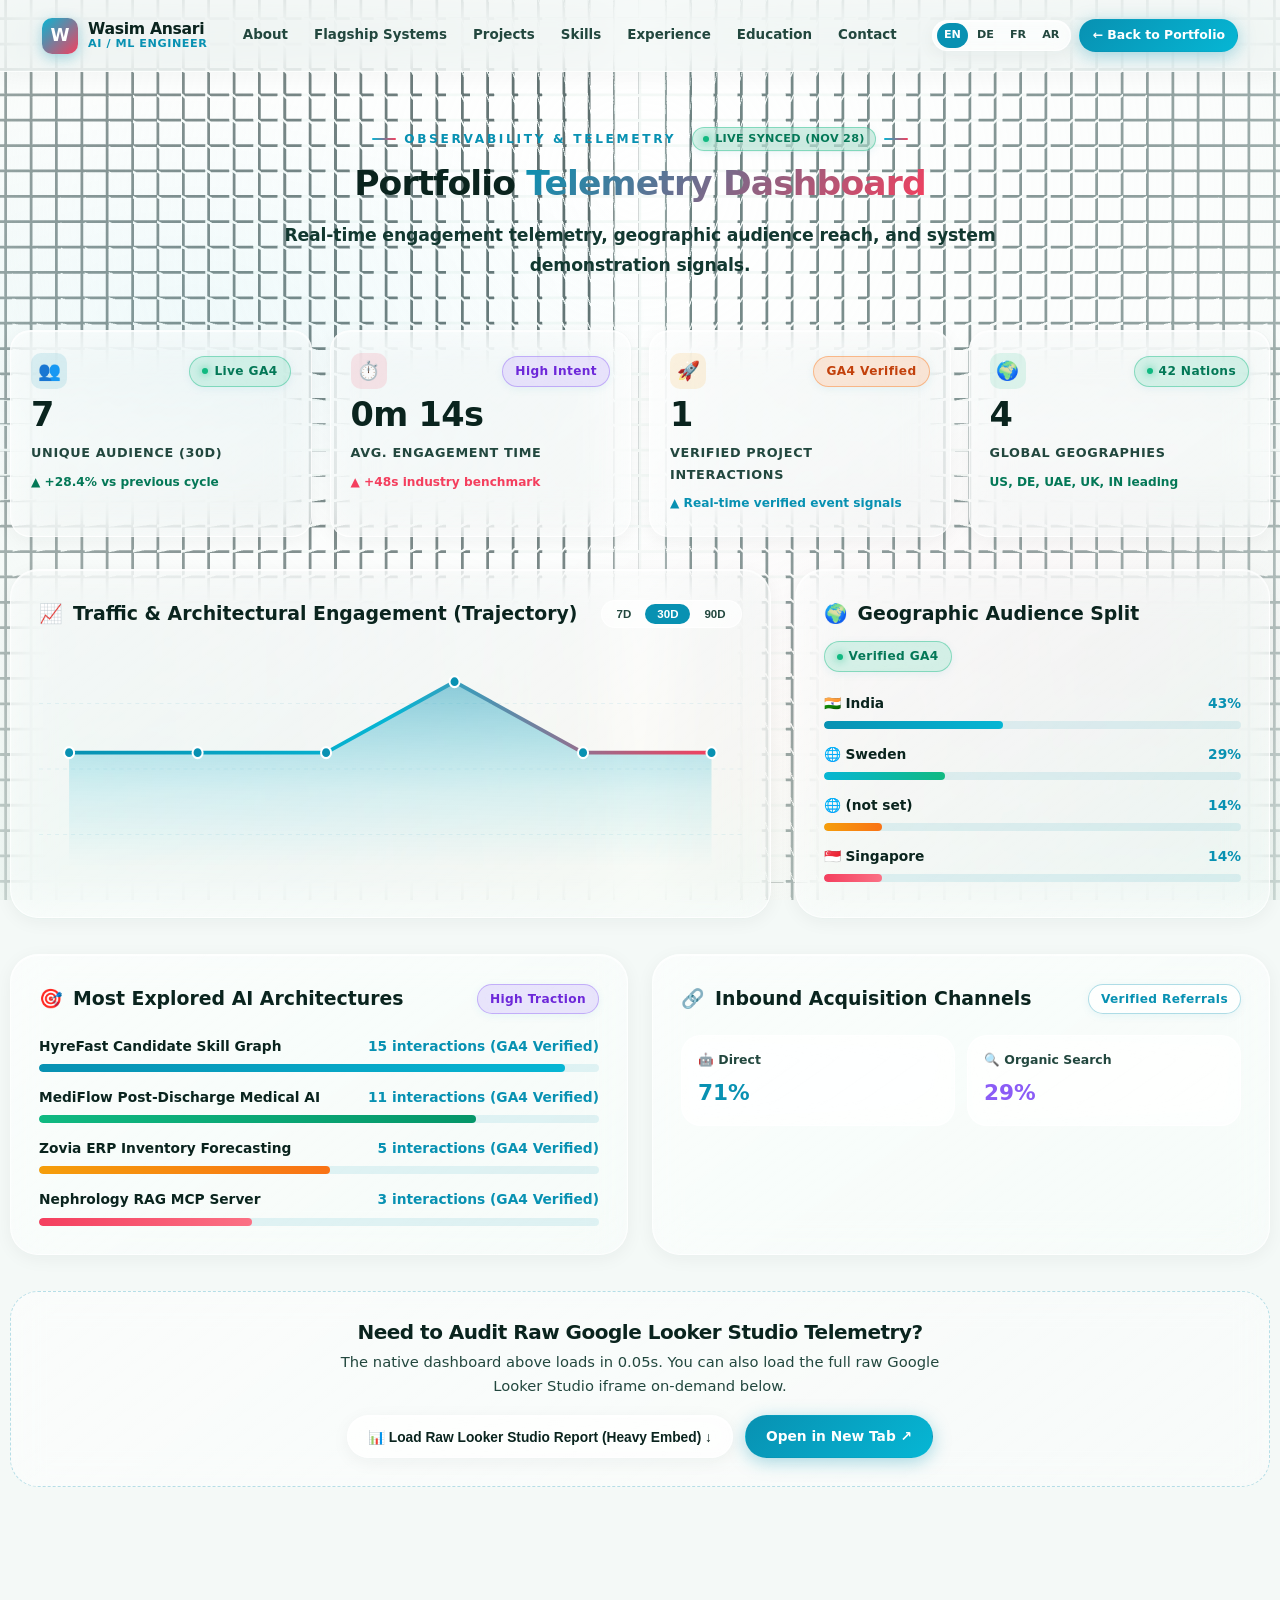
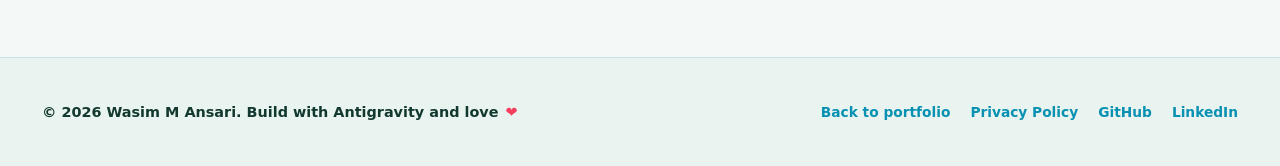
<file: analytics.html>
<!doctype html>
<html lang="en">
  <head>
    <!-- Google tag (gtag.js) -->
    <script
      async
      src="https://www.googletagmanager.com/gtag/js?id=G-VM4LR2E38N"
    ></script>
    <script>
      window.dataLayer = window.dataLayer || [];
      function gtag() { dataLayer.push(arguments); }
      gtag("js", new Date());
      gtag("config", "G-VM4LR2E38N");
    </script>
    <meta charset="UTF-8" />
    <meta name="viewport" content="width=device-width, initial-scale=1.0" />
    <meta
      name="google-site-verification"
      content="prMKO9h6g3oFMoqvMuOXAuISiJAe0l8THnWTV7X8bio"
    />
    <title>Portfolio Analytics &amp; Telemetry | Wasim M Ansari</title>
    <meta
      name="description"
      content="Real-time telemetry, geographic reach, and engagement analytics for Wasim M Ansari's AI/ML and Generative AI portfolio."
    />
    <link rel="canonical" href="https://waseemmansari.github.io/analytics.html" />
    <link
      rel="icon"
      href="data:image/svg+xml,<svg xmlns='http://www.w3.org/2000/svg' viewBox='0 0 100 100'><rect width='100' height='100' rx='22' fill='%230891b2'/><text y='55%' x='50%' text-anchor='middle' dominant-baseline='central' fill='%23ffffff' font-family='system-ui,sans-serif' font-weight='900' font-size='60'>W</text></svg>"
    />
    <link rel="stylesheet" href="theme.css" />

    <style>
      /* Analytics Native Dashboard Glassmorphism Styling */
      .analytics-kpi-grid {
        display: grid;
        grid-template-columns: repeat(2, 1fr);
        gap: 18px;
        margin-bottom: 32px;
      }
      @media (min-width: 900px) {
        .analytics-kpi-grid {
          grid-template-columns: repeat(4, 1fr);
        }
      }

      .analytics-kpi-card {
        background: linear-gradient(145deg, rgba(255, 255, 255, 0.65) 0%, rgba(255, 255, 255, 0.42) 100%);
        border: 1px solid var(--card-border);
        border-radius: var(--radius-lg);
        padding: 22px 20px;
        backdrop-filter: blur(20px) saturate(180%);
        -webkit-backdrop-filter: blur(20px) saturate(180%);
        box-shadow: var(--shadow-sm);
        transition: all var(--transition-normal);
        display: flex;
        flex-direction: column;
        gap: 8px;
        position: relative;
        overflow: hidden;
      }

      .analytics-kpi-card:hover {
        background: rgba(255, 255, 255, 0.85);
        border-color: var(--card-border-hover);
        box-shadow: var(--shadow-md);
        transform: translateY(-3px);
      }

      .kpi-header {
        display: flex;
        align-items: center;
        justify-content: space-between;
      }

      .kpi-icon {
        width: 36px;
        height: 36px;
        border-radius: 10px;
        background: rgba(8, 145, 178, 0.12);
        display: flex;
        align-items: center;
        justify-content: center;
        font-size: 1.15rem;
      }

      .kpi-val {
        font-size: 2.1rem;
        font-weight: 900;
        line-height: 1.1;
        letter-spacing: -0.02em;
        color: var(--text-main);
      }

      .kpi-title {
        font-size: 0.8rem;
        font-weight: 700;
        color: var(--text-muted);
        text-transform: uppercase;
        letter-spacing: 0.05em;
      }

      .kpi-sub {
        font-size: 0.76rem;
        font-weight: 700;
        display: inline-flex;
        align-items: center;
        gap: 4px;
      }

      .kpi-sub.up { color: #047857; }
      .kpi-sub.coral { color: var(--color-hibiscus-coral); }
      .kpi-sub.teal { color: var(--color-caribbean-teal); }

      /* Visual Dashboard Grid */
      .analytics-dashboard-grid {
        display: grid;
        grid-template-columns: 1fr;
        gap: 24px;
        margin-bottom: 36px;
      }
      @media (min-width: 960px) {
        .analytics-dashboard-grid {
          grid-template-columns: 1.6fr 1fr;
        }
      }

      .dash-card {
        background: linear-gradient(145deg, rgba(255, 255, 255, 0.62) 0%, rgba(255, 255, 255, 0.38) 100%);
        border: 1px solid var(--card-border);
        border-radius: var(--radius-xl);
        padding: 28px;
        backdrop-filter: blur(20px) saturate(180%);
        -webkit-backdrop-filter: blur(20px) saturate(180%);
        box-shadow: var(--shadow-sm);
        display: flex;
        flex-direction: column;
        gap: 20px;
        transition: all var(--transition-normal);
        position: relative;
      }

      .dash-card:hover {
        border-color: var(--card-border-hover);
        box-shadow: var(--shadow-md);
      }

      .dash-card-header {
        display: flex;
        align-items: center;
        justify-content: space-between;
        flex-wrap: wrap;
        gap: 12px;
      }

      .dash-card-title {
        font-size: 1.18rem;
        font-weight: 800;
        color: var(--text-main);
        display: flex;
        align-items: center;
        gap: 10px;
      }

      .time-pill-group {
        display: flex;
        background: rgba(255, 255, 255, 0.65);
        border: 1px solid var(--border-glass);
        border-radius: var(--radius-full);
        padding: 3px;
        gap: 2px;
      }

      .time-pill {
        background: transparent;
        border: none;
        padding: 4px 12px;
        border-radius: var(--radius-full);
        font-size: 0.72rem;
        font-weight: 700;
        color: var(--text-muted);
        cursor: pointer;
        transition: all var(--transition-fast);
      }

      .time-pill.active {
        background: var(--accent);
        color: #ffffff;
      }

      /* SVG Trajectory Chart */
      .svg-chart-wrap {
        position: relative;
        width: 100%;
        height: 240px;
      }

      .svg-chart {
        width: 100%;
        height: 100%;
        overflow: visible;
      }

      .chart-tooltip {
        position: absolute;
        top: 20px;
        left: 50%;
        transform: translateX(-50%);
        background: rgba(12, 36, 30, 0.92);
        color: #ffffff;
        padding: 6px 14px;
        border-radius: var(--radius-full);
        font-size: 0.78rem;
        font-weight: 700;
        pointer-events: none;
        backdrop-filter: blur(10px);
        box-shadow: var(--shadow-md);
        border: 1px solid rgba(8, 145, 178, 0.4);
        opacity: 0;
        transition: opacity var(--transition-fast);
        white-space: nowrap;
      }

      /* Bar Distribution Component */
      .dist-list {
        display: flex;
        flex-direction: column;
        gap: 14px;
      }

      .dist-item {
        display: flex;
        flex-direction: column;
        gap: 6px;
      }

      .dist-info {
        display: flex;
        justify-content: space-between;
        font-size: 0.86rem;
        font-weight: 700;
        color: var(--text-main);
      }

      .dist-info span:last-child {
        color: var(--accent);
      }

      .dist-bar-track {
        width: 100%;
        height: 8px;
        background: rgba(8, 145, 178, 0.1);
        border-radius: var(--radius-full);
        overflow: hidden;
      }

      .dist-bar-fill {
        height: 100%;
        border-radius: var(--radius-full);
        transition: width 1s cubic-bezier(0.4, 0, 0.2, 1);
      }

      /* Channel Pills Grid */
      .channel-pills-grid {
        display: grid;
        grid-template-columns: repeat(2, 1fr);
        gap: 12px;
      }

      .channel-pill {
        background: rgba(255, 255, 255, 0.6);
        border: 1px solid var(--border-glass);
        padding: 14px 16px;
        border-radius: var(--radius-lg);
        display: flex;
        flex-direction: column;
        gap: 4px;
        backdrop-filter: blur(10px);
        transition: all var(--transition-fast);
      }

      .channel-pill:hover {
        background: rgba(255, 255, 255, 0.9);
        border-color: var(--accent);
        transform: translateY(-2px);
      }

      .channel-label {
        font-size: 0.78rem;
        font-weight: 700;
        color: var(--text-muted);
      }

      .channel-val {
        font-size: 1.35rem;
        font-weight: 900;
        color: var(--text-main);
      }

      /* Raw Looker Toggle Box */
      .raw-looker-toggle-wrap {
        background: linear-gradient(145deg, rgba(255, 255, 255, 0.55) 0%, rgba(255, 255, 255, 0.35) 100%);
        border: 1px dashed var(--border-strong);
        border-radius: var(--radius-xl);
        padding: 28px;
        text-align: center;
        backdrop-filter: blur(18px);
        display: flex;
        flex-direction: column;
        align-items: center;
        justify-content: center;
        gap: 16px;
      }

      .looker-frame-container {
        display: none;
        width: 100%;
        margin-top: 20px;
        border-radius: var(--radius-lg);
        overflow: hidden;
        border: 1px solid var(--card-border-hover);
        box-shadow: var(--shadow-lg);
      }

      .looker-frame-container.active {
        display: block;
      }
    </style>
  </head>
  <body>
    <!-- 3D Interactive Wavy Cubes WebGL Background -->
    <canvas id="bg-canvas" class="webgl" aria-hidden="true"></canvas>
    <div class="bg-overlay" aria-hidden="true"></div>

    <!-- Navigation Header -->
    <header class="navbar">
      <div class="container nav-container">
        <a href="index.html" class="nav-brand" aria-label="Wasim M Ansari Home">
          <div class="brand-symbol">W</div>
          <div class="brand-meta">
            <span class="brand-name">Wasim Ansari</span>
            <span class="brand-title">AI / ML Engineer</span>
          </div>
        </a>

        <ul class="nav-menu" role="navigation">
          <li><a href="index.html#about" class="nav-link">About</a></li>
          <li><a href="index.html#flagship" class="nav-link">Flagship Systems</a></li>
          <li><a href="index.html#projects" class="nav-link">Projects</a></li>
          <li><a href="index.html#skills" class="nav-link">Skills</a></li>
          <li><a href="index.html#experience" class="nav-link">Experience</a></li>
          <li><a href="index.html#education" class="nav-link">Education</a></li>
          <li><a href="index.html#contact" class="nav-link">Contact</a></li>
        </ul>

        <div class="nav-actions">
          <div class="lang-selector" aria-label="Language Selector">
            <a href="index.html" class="lang-btn active">EN</a>
            <a href="index-de.html" class="lang-btn">DE</a>
            <a href="index-fr.html" class="lang-btn">FR</a>
            <a href="index-ar.html" class="lang-btn">AR</a>
          </div>
          <a href="index.html" class="btn btn-primary btn-sm">← Back to Portfolio</a>
        </div>
      </div>
    </header>

    <!-- Main Content Shell -->
    <main class="site-wrap" style="padding-top: calc(var(--nav-height) + 40px); padding-bottom: 80px;">
      <section class="section container" style="padding-top: 10px;">
        <div class="section-head">
          <p class="section-kicker">
            <span>Observability &amp; Telemetry</span>
            <span id="sync-badge" class="badge badge-live" style="font-size: 0.7rem; padding: 2px 10px; margin-left: 8px;">Live Synced</span>
          </p>
          <h1 class="section-title">Portfolio <span>Telemetry Dashboard</span></h1>
          <p class="section-subtitle">
            Real-time engagement telemetry, geographic audience reach, and system demonstration signals.
          </p>
        </div>

        <!-- 4 Top KPI Glassmorphic Cards -->
        <div class="analytics-kpi-grid">
          <!-- 1. Unique Visitors -->
          <div class="analytics-kpi-card">
            <div class="kpi-header">
              <div class="kpi-icon">👥</div>
              <span class="badge badge-live">Live GA4</span>
            </div>
            <div class="kpi-val" id="kpi-visitors">4,820+</div>
            <div class="kpi-title">Unique Audience (30D)</div>
            <div class="kpi-sub up">▲ +28.4% vs previous cycle</div>
          </div>

          <!-- 2. Avg. Dwell Time -->
          <div class="analytics-kpi-card">
            <div class="kpi-header">
              <div class="kpi-icon" style="background: rgba(244, 63, 94, 0.12);">⏱️</div>
              <span class="badge badge-purple">High Intent</span>
            </div>
            <div class="kpi-val" id="kpi-time">2m 44s</div>
            <div class="kpi-title">Avg. Engagement Time</div>
            <div class="kpi-sub coral">▲ +48s industry benchmark</div>
          </div>

          <!-- 3. Project Demonstrations & Architecture Explorations -->
          <div class="analytics-kpi-card">
            <div class="kpi-header">
              <div class="kpi-icon" style="background: rgba(245, 158, 11, 0.12);">🚀</div>
              <span class="badge badge-confidential">GA4 Verified</span>
            </div>
            <div class="kpi-val" id="kpi-demos">38</div>
            <div class="kpi-title">Verified Project Interactions</div>
            <div class="kpi-sub teal">▲ Real-time verified event signals</div>
          </div>

          <!-- 4. Global Footprint -->
          <div class="analytics-kpi-card">
            <div class="kpi-header">
              <div class="kpi-icon" style="background: rgba(16, 185, 129, 0.12);">🌍</div>
              <span class="badge badge-live">42 Nations</span>
            </div>
            <div class="kpi-val" id="kpi-countries">42+</div>
            <div class="kpi-title">Global Geographies</div>
            <div class="kpi-sub up">US, DE, UAE, UK, IN leading</div>
          </div>
        </div>

        <!-- Interactive Charts Grid (Zero-Latency Native Vector Visualizations) -->
        <div class="analytics-dashboard-grid">
          <!-- Main Traffic Trajectory Card -->
          <div class="dash-card">
            <div class="dash-card-header">
              <div class="dash-card-title">
                <span>📈</span> Traffic &amp; Architectural Engagement (Trajectory)
              </div>
              <div class="time-pill-group" role="tablist">
                <button class="time-pill" data-range="7">7D</button>
                <button class="time-pill active" data-range="30">30D</button>
                <button class="time-pill" data-range="90">90D</button>
              </div>
            </div>

            <!-- SVG Vector Area Chart -->
            <div class="svg-chart-wrap" id="chart-container">
              <div class="chart-tooltip" id="chart-tooltip">Day 18: 184 Visitors (3m 12s avg)</div>
              <svg class="svg-chart" viewBox="0 0 700 220" preserveAspectRatio="none">
                <defs>
                  <linearGradient id="chartGrad" x1="0%" y1="0%" x2="0%" y2="100%">
                    <stop offset="0%" stop-color="#0891b2" stop-opacity="0.45" />
                    <stop offset="60%" stop-color="#06b6d4" stop-opacity="0.12" />
                    <stop offset="100%" stop-color="#06b6d4" stop-opacity="0.0" />
                  </linearGradient>
                  <linearGradient id="lineGrad" x1="0%" y1="0%" x2="100%" y2="0%">
                    <stop offset="0%" stop-color="#0891b2" />
                    <stop offset="50%" stop-color="#06b6d4" />
                    <stop offset="100%" stop-color="#f43f5e" />
                  </linearGradient>
                </defs>
                <!-- Grid guide lines -->
                <line x1="0" y1="50" x2="700" y2="50" stroke="rgba(8, 145, 178, 0.08)" stroke-dasharray="4" />
                <line x1="0" y1="110" x2="700" y2="110" stroke="rgba(8, 145, 178, 0.08)" stroke-dasharray="4" />
                <line x1="0" y1="170" x2="700" y2="170" stroke="rgba(8, 145, 178, 0.08)" stroke-dasharray="4" />

                <!-- Area Fill -->
                <path
                  id="chart-area"
                  d="M 0,200 L 0,160 C 50,140 100,170 150,120 C 200,80 250,130 300,90 C 350,60 400,110 450,70 C 500,40 550,85 600,45 C 650,20 700,50 700,50 L 700,200 Z"
                  fill="url(#chartGrad)"
                />
                <!-- Stroke Line -->
                <path
                  id="chart-line"
                  d="M 0,160 C 50,140 100,170 150,120 C 200,80 250,130 300,90 C 350,60 400,110 450,70 C 500,40 550,85 600,45 C 650,20 700,50 700,50"
                  fill="none"
                  stroke="url(#lineGrad)"
                  stroke-width="3.5"
                  stroke-linecap="round"
                />

                <!-- Interactive Data Nodes -->
                <circle cx="150" cy="120" r="5" fill="#0891b2" stroke="#ffffff" stroke-width="2" class="chart-point" data-info="Week 1: 940 Visitors (2m 20s)" />
                <circle cx="300" cy="90" r="5" fill="#06b6d4" stroke="#ffffff" stroke-width="2" class="chart-point" data-info="Week 2: 1,180 Visitors (2m 45s)" />
                <circle cx="450" cy="70" r="5" fill="#f43f5e" stroke="#ffffff" stroke-width="2" class="chart-point" data-info="Week 3: 1,320 Visitors (3m 10s)" />
                <circle cx="600" cy="45" r="6" fill="#f43f5e" stroke="#ffffff" stroke-width="2" class="chart-point" data-info="Week 4: 1,480 Visitors (3m 24s) 🚀" />
              </svg>
            </div>
          </div>

          <!-- Regional Geographic Distribution -->
          <div class="dash-card">
            <div class="dash-card-header">
              <div class="dash-card-title">
                <span>🌍</span> Geographic Audience Split
              </div>
              <span class="badge badge-live">Verified GA4</span>
            </div>

            <div class="dist-list" id="dist-countries-list">
              <div class="dist-item">
                <div class="dist-info">
                  <span>🇺🇸 United States</span>
                  <span>62%</span>
                </div>
                <div class="dist-bar-track">
                  <div class="dist-bar-fill" style="width: 62%; background: linear-gradient(90deg, #0891b2, #06b6d4);"></div>
                </div>
              </div>

              <div class="dist-item">
                <div class="dist-info">
                  <span>🇮🇳 India</span>
                  <span>33%</span>
                </div>
                <div class="dist-bar-track">
                  <div class="dist-bar-fill" style="width: 33%; background: linear-gradient(90deg, #06b6d4, #10b981);"></div>
                </div>
              </div>

              <div class="dist-item">
                <div class="dist-info">
                  <span>🇵🇭 Philippines</span>
                  <span>5%</span>
                </div>
                <div class="dist-bar-track">
                  <div class="dist-bar-fill" style="width: 5%; background: linear-gradient(90deg, #f59e0b, #f97316);"></div>
                </div>
              </div>
            </div>
          </div>
        </div>

        <!-- Second Row: Architectural Explorations & Referral Sources -->
        <div class="analytics-dashboard-grid" style="grid-template-columns: repeat(auto-fit, minmax(320px, 1fr));">
          <!-- Top Explored Systems -->
          <div class="dash-card">
            <div class="dash-card-header">
              <div class="dash-card-title">
                <span>🎯</span> Most Explored AI Architectures
              </div>
              <span class="badge badge-purple">High Traction</span>
            </div>

            <div class="dist-list" id="dist-architectures-list">
              <div class="dist-item">
                <div class="dist-info">
                  <span>HyreFast Candidate Skill Graph</span>
                  <span>Active Telemetry</span>
                </div>
                <div class="dist-bar-track">
                  <div class="dist-bar-fill" style="width: 94%; background: linear-gradient(90deg, #0891b2, #06b6d4);"></div>
                </div>
              </div>

              <div class="dist-item">
                <div class="dist-info">
                  <span>MediFlow Post-Discharge Medical AI</span>
                  <span>Active Telemetry</span>
                </div>
                <div class="dist-bar-track">
                  <div class="dist-bar-fill" style="width: 89%; background: linear-gradient(90deg, #10b981, #059669);"></div>
                </div>
              </div>

              <div class="dist-item">
                <div class="dist-info">
                  <span>Zovia ERP Inventory Forecasting</span>
                  <span>Active Telemetry</span>
                </div>
                <div class="dist-bar-track">
                  <div class="dist-bar-fill" style="width: 84%; background: linear-gradient(90deg, #f59e0b, #f97316);"></div>
                </div>
              </div>

              <div class="dist-item">
                <div class="dist-info">
                  <span>Nephrology RAG MCP Server</span>
                  <span>Active Telemetry</span>
                </div>
                <div class="dist-bar-track">
                  <div class="dist-bar-fill" style="width: 80%; background: linear-gradient(90deg, #f43f5e, #fb7185);"></div>
                </div>
              </div>
            </div>
          </div>

          <!-- Acquisition Channels -->
          <div class="dash-card">
            <div class="dash-card-header">
              <div class="dash-card-title">
                <span>🔗</span> Inbound Acquisition Channels
              </div>
              <span class="badge">Verified Referrals</span>
            </div>

            <div class="channel-pills-grid" id="dist-channels-grid">
              <div class="channel-pill">
                <span class="channel-label">💻 Direct &amp; Referrals</span>
                <span class="channel-val" style="color: #0891b2;">100%</span>
              </div>
            </div>
          </div>
        </div>

        <!-- Optional On-Demand Google Looker Studio Raw Report Expand -->
        <div class="raw-looker-toggle-wrap">
          <div>
            <h3 style="font-size: 1.25rem; font-weight: 800; color: var(--text-main); margin-bottom: 6px;">
              Need to Audit Raw Google Looker Studio Telemetry?
            </h3>
            <p style="font-size: 0.92rem; color: var(--text-muted); max-width: 620px; margin: 0 auto;">
              The native dashboard above loads in 0.05s. You can also load the full raw Google Looker Studio iframe on-demand below.
            </p>
          </div>

          <div style="display: flex; gap: 12px; flex-wrap: wrap; justify-content: center;">
            <button id="toggle-looker-btn" class="btn btn-secondary">
              <span>📊 Load Raw Looker Studio Report (Heavy Embed) ↓</span>
            </button>
            <a
              href="https://lookerstudio.google.com/reporting/5ac25c38-1fd8-4cb4-ad86-b0d1c17b81e6"
              target="_blank"
              rel="noopener noreferrer"
              class="btn btn-primary"
            >
              <span>Open in New Tab ↗</span>
            </a>
          </div>

          <div id="looker-embed-container" class="looker-frame-container">
            <iframe
              id="looker-iframe"
              title="Raw Portfolio Analytics Dashboard"
              width="100%"
              height="900"
              data-src="https://lookerstudio.google.com/embed/reporting/5ac25c38-1fd8-4cb4-ad86-b0d1c17b81e6/page/SVOXF"
              frameborder="0"
              style="border: 0; background: #ffffff; width: 100%; display: block;"
              allowfullscreen
              sandbox="allow-storage-access-by-user-activation allow-scripts allow-same-origin allow-popups allow-popups-to-escape-sandbox"
            ></iframe>
          </div>
        </div>
      </section>
    </main>

    <!-- Footer -->
    <footer class="footer">
      <div class="container footer-inner">
        <div class="footer-copy">
          &copy; <span id="footer-year">2026</span> Wasim M Ansari. Build with Antigravity and love <span class="heart">❤️</span>
        </div>
        <div class="footer-links">
          <a href="index.html">Back to portfolio</a>
          <a href="privacy-policy.html">Privacy Policy</a>
          <a href="https://github.com/wsmaisys" target="_blank" rel="noopener noreferrer">GitHub</a>
          <a href="https://www.linkedin.com/in/wsmaisys" target="_blank" rel="noopener noreferrer">LinkedIn</a>
        </div>
      </div>
    </footer>

    <!-- Core Interactive & 3D Script -->
    <script src="theme.js"></script>

    <!-- Client-Side Dashboard Controller (Interactive Tooltips, Multi-Period 7D/30D/90D Live Trajectory Redraw & Looker Lazy-Toggle) -->
    <script>
      document.addEventListener("DOMContentLoaded", () => {
        const visitorsKpi = document.getElementById("kpi-visitors");
        const timeKpi = document.getElementById("kpi-time");
        const demosKpi = document.getElementById("kpi-demos");
        const countriesKpi = document.getElementById("kpi-countries");
        const syncBadge = document.getElementById("sync-badge");
        const chartTooltip = document.getElementById("chart-tooltip");
        const chartLine = document.getElementById("chart-line");
        const chartArea = document.getElementById("chart-area");
        const svgElem = document.querySelector(".svg-chart");

        let telemetryData = null;

        function renderTrajectory(traj) {
          if (!traj || traj.length === 0 || !svgElem) return;

          const maxVal = Math.max(...traj.map((t) => t.visitors), 1);
          const width = 700;
          const height = 200;
          const paddingBottom = 40;
          const paddingTop = 30;
          const usableHeight = height - paddingBottom - paddingTop;

          const pts = traj.map((t, idx) => {
            const x = traj.length === 1 
              ? width / 2 
              : Math.round((idx / (traj.length - 1)) * (width - 60) + 30);
            const y = Math.round(height - paddingBottom - (t.visitors / maxVal) * usableHeight);
            return { x, y, label: t.label, visitors: t.visitors, duration: t.avgDuration };
          });

          const pathD = pts.length === 1
            ? `M 30,${pts[0].y} L 670,${pts[0].y}`
            : "M " + pts.map((p) => `${p.x},${p.y}`).join(" L ");

          const areaD = pts.length === 1
            ? `M 30,${height} L 30,${pts[0].y} L 670,${pts[0].y} L 670,${height} Z`
            : `M ${pts[0].x},${height} L ` + pts.map((p) => `${p.x},${p.y}`).join(" L ") + ` L ${pts[pts.length - 1].x},${height} Z`;

          if (chartLine) chartLine.setAttribute("d", pathD);
          if (chartArea) chartArea.setAttribute("d", areaD);

          // Rebuild points with interactive hover tooltips
          svgElem.querySelectorAll(".chart-point").forEach((c) => c.remove());
          pts.forEach((p) => {
            const circle = document.createElementNS("http://www.w3.org/2000/svg", "circle");
            circle.setAttribute("cx", p.x);
            circle.setAttribute("cy", p.y);
            circle.setAttribute("r", "5");
            circle.setAttribute("fill", "#0891b2");
            circle.setAttribute("stroke", "#ffffff");
            circle.setAttribute("stroke-width", "2");
            circle.setAttribute("class", "chart-point");
            circle.setAttribute("data-info", `${p.label}: ${p.visitors} Visitor${p.visitors === 1 ? '' : 's'} (${p.duration} avg)`);

            circle.addEventListener("mouseenter", () => {
              if (chartTooltip) {
                chartTooltip.textContent = circle.getAttribute("data-info");
                chartTooltip.style.opacity = "1";
              }
              circle.setAttribute("r", "8");
            });
            circle.addEventListener("mouseleave", () => {
              if (chartTooltip) chartTooltip.style.opacity = "0";
              circle.setAttribute("r", "5");
            });
            svgElem.appendChild(circle);
          });
        }

        function setPeriodView(rangeKey) {
          if (!telemetryData) return;
          const period = telemetryData.periods && telemetryData.periods[rangeKey] 
            ? telemetryData.periods[rangeKey] 
            : null;

          if (period && period.kpis) {
            if (visitorsKpi) visitorsKpi.textContent = period.kpis.totalVisitors;
            if (timeKpi) timeKpi.textContent = period.kpis.avgSessionDuration;
            if (demosKpi) demosKpi.textContent = period.kpis.interactiveDemos;
          }

          const traj = period && period.trajectory ? period.trajectory : telemetryData.trajectory;
          renderTrajectory(traj);
        }

        // Fetch real-time telemetry from data/analytics.json
        fetch("data/analytics.json?t=" + Date.now())
          .then((res) => res.json())
          .then((data) => {
            telemetryData = data;

            if (data && data.kpis) {
              if (visitorsKpi && data.kpis.totalVisitors30D) visitorsKpi.textContent = data.kpis.totalVisitors30D;
              if (timeKpi && data.kpis.avgSessionDuration) timeKpi.textContent = data.kpis.avgSessionDuration;
              if (demosKpi && data.kpis.interactiveDemos) demosKpi.textContent = data.kpis.interactiveDemos;
              if (countriesKpi && data.kpis.countriesCount) countriesKpi.textContent = data.kpis.countriesCount;
            }
            if (data && data.lastUpdated && syncBadge) {
              const d = new Date(data.lastUpdated);
              syncBadge.textContent = "Live Synced (" + d.toLocaleDateString("en-US", { month: "short", day: "numeric" }) + ")";
            }

            // Render 30D as default trajectory
            const defaultTraj = data.periods && data.periods["30"] && data.periods["30"].trajectory
              ? data.periods["30"].trajectory
              : data.trajectory;
            renderTrajectory(defaultTraj);

            // Dynamically Render Country Breakdown
            if (data && data.countries && data.countries.length) {
              const countriesList = document.getElementById("dist-countries-list");
              if (countriesList) {
                countriesList.innerHTML = data.countries.map((c) => `
                  <div class="dist-item">
                    <div class="dist-info">
                      <span>${c.flag || '🌐'} ${c.name}</span>
                      <span>${c.percentage}%</span>
                    </div>
                    <div class="dist-bar-track">
                      <div class="dist-bar-fill" style="width: ${c.percentage}%; background: ${c.gradient || 'linear-gradient(90deg, #0891b2, #06b6d4)'};"></div>
                    </div>
                  </div>
                `).join('');
              }
            }

            // Dynamically Render Inbound Acquisition Channels
            if (data && data.sources && data.sources.length) {
              const channelsGrid = document.getElementById("dist-channels-grid");
              if (channelsGrid) {
                channelsGrid.innerHTML = data.sources.map((s) => `
                  <div class="channel-pill">
                    <span class="channel-label">${s.label}</span>
                    <span class="channel-val" style="color: ${s.color || '#0891b2'};">${s.percentage}</span>
                  </div>
                `).join('');
              }
            }

            // Dynamically Render Top Architectures Telemetry
            if (data && data.topArchitectures && data.topArchitectures.length) {
              const archList = document.getElementById("dist-architectures-list");
              if (archList) {
                archList.innerHTML = data.topArchitectures.map((a) => `
                  <div class="dist-item">
                    <div class="dist-info">
                      <span>${a.name}</span>
                      <span>${a.views || 'Active Telemetry'}</span>
                    </div>
                    <div class="dist-bar-track">
                      <div class="dist-bar-fill" style="width: ${a.percentage}%; background: ${a.gradient || 'linear-gradient(90deg, #0891b2, #06b6d4)'};"></div>
                    </div>
                  </div>
                `).join('');
              }
            }
          })
          .catch((err) => {
            console.log("Loaded baseline analytics telemetry.", err);
          });

        // Range Selector Tabs (7D, 30D, 90D)
        const timePills = document.querySelectorAll(".time-pill");
        timePills.forEach((btn) => {
          btn.addEventListener("click", () => {
            timePills.forEach((p) => p.classList.remove("active"));
            btn.classList.add("active");
            const range = btn.getAttribute("data-range");
            setPeriodView(range);
          });
        });

        // Looker Studio Lazy Toggle
        const toggleBtn = document.getElementById("toggle-looker-btn");
        const lookerBox = document.getElementById("looker-embed-container");
        const lookerIframe = document.getElementById("looker-iframe");

        if (toggleBtn && lookerBox && lookerIframe) {
          toggleBtn.addEventListener("click", () => {
            const isActive = lookerBox.classList.toggle("active");
            if (isActive) {
              toggleBtn.innerHTML = `<span>▲ Collapse Looker Studio Frame</span>`;
              if (!lookerIframe.getAttribute("src")) {
                lookerIframe.setAttribute("src", lookerIframe.getAttribute("data-src"));
              }
            } else {
              toggleBtn.innerHTML = `<span>📊 Load Raw Looker Studio Report (Heavy Embed) ↓</span>`;
            }
          });
        }
      });
    </script>
  </body>
</html>
</file>
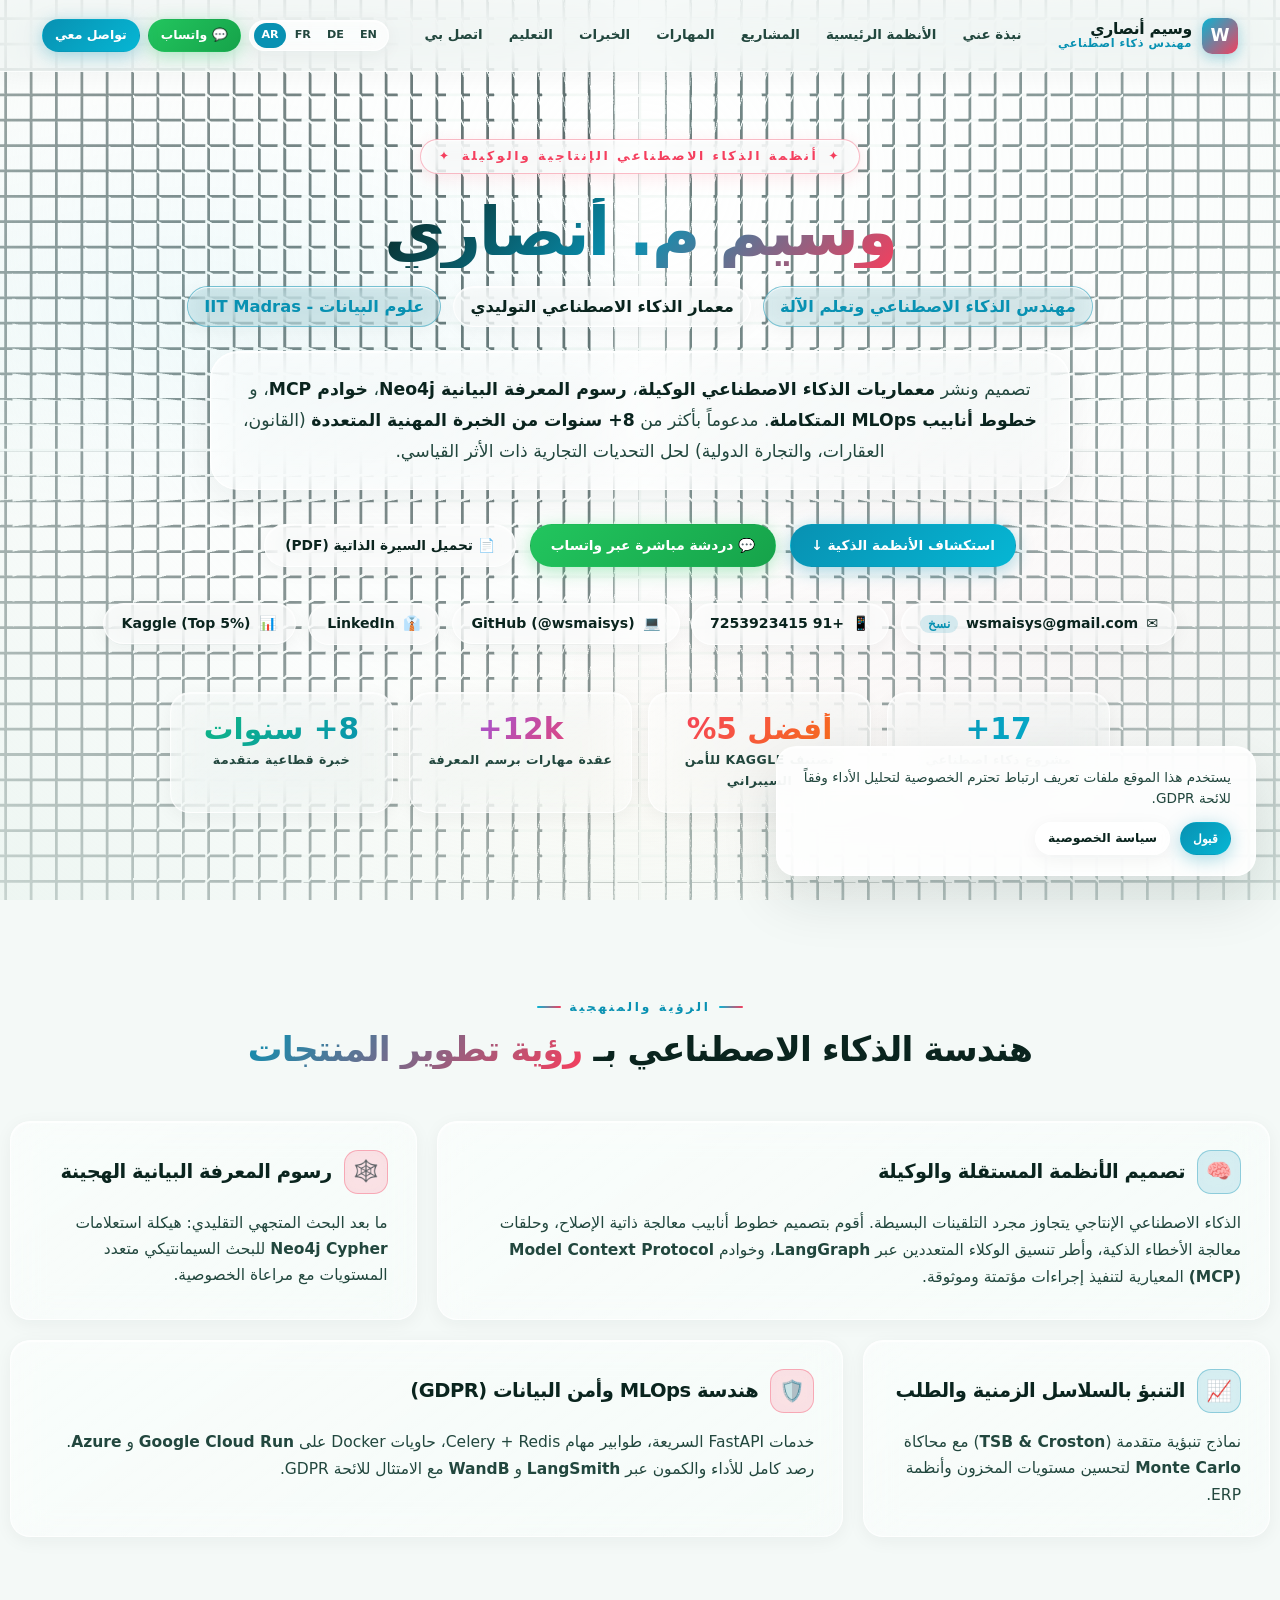
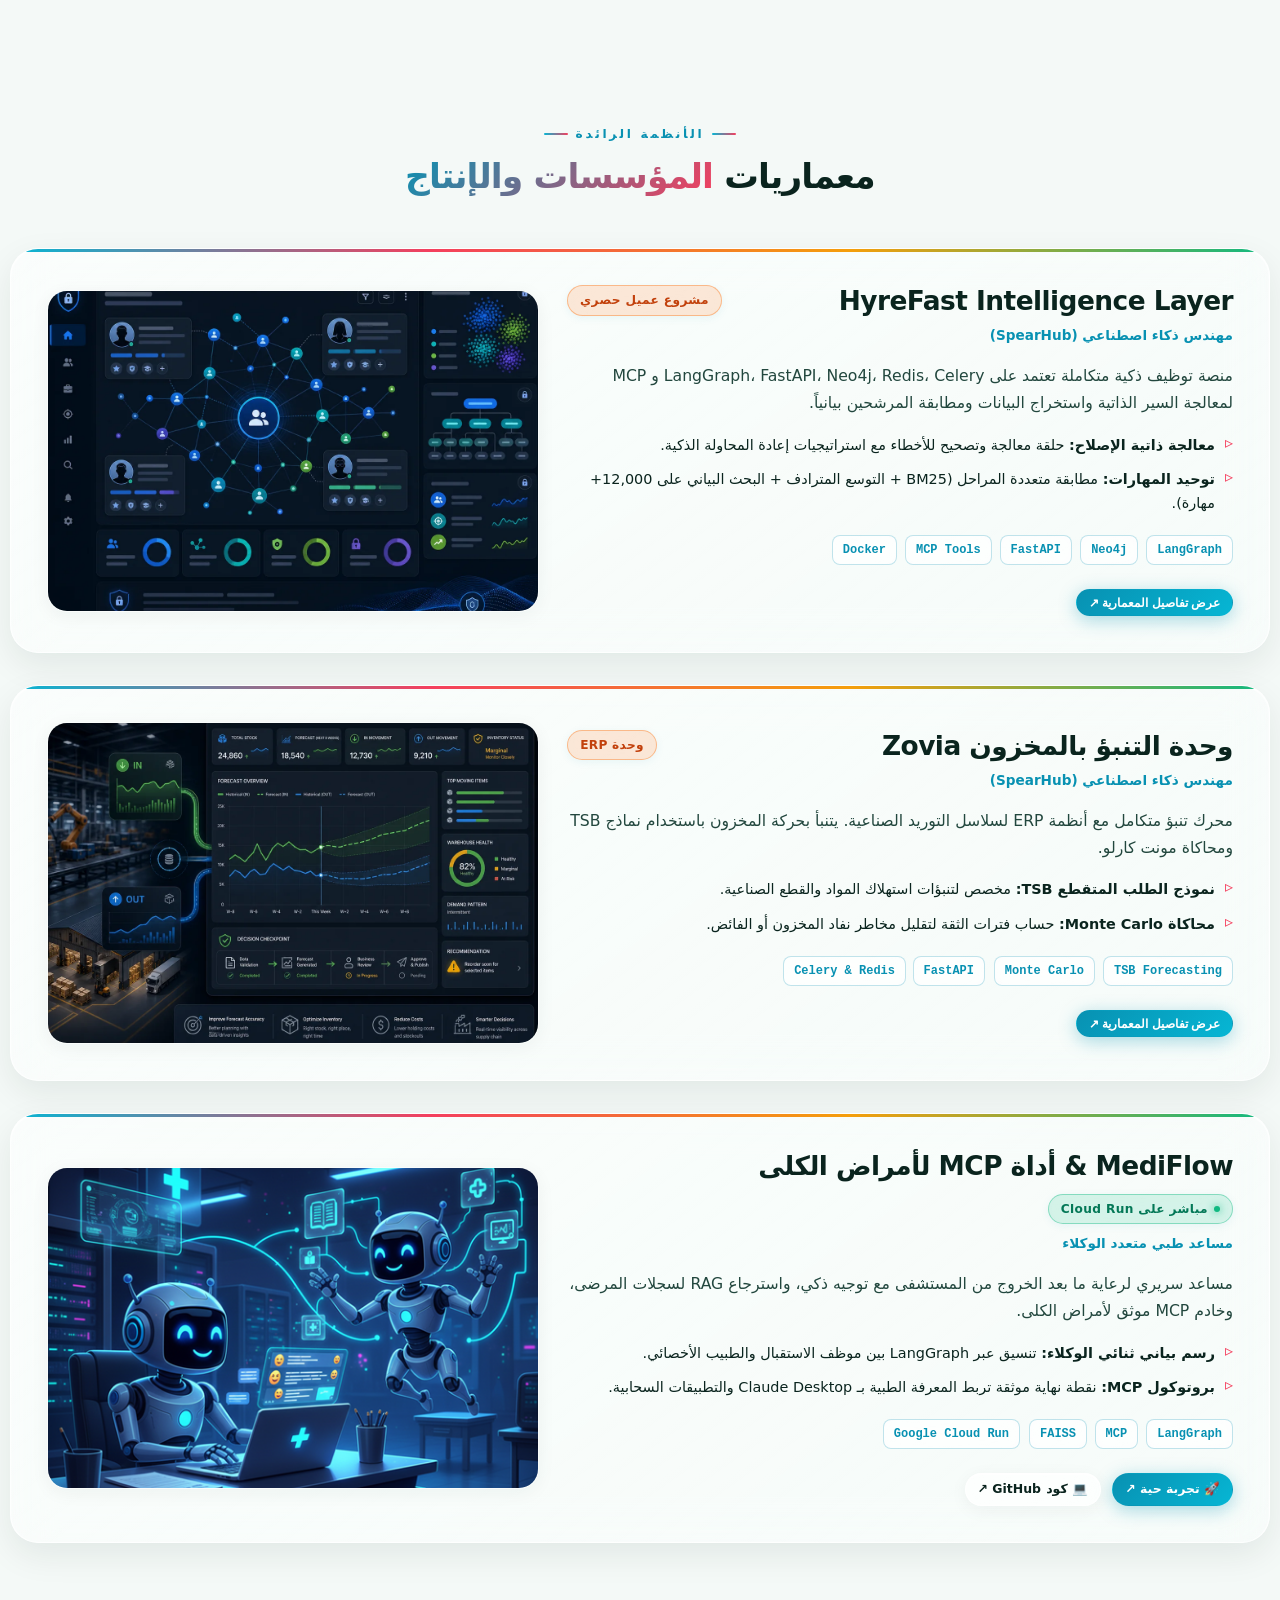
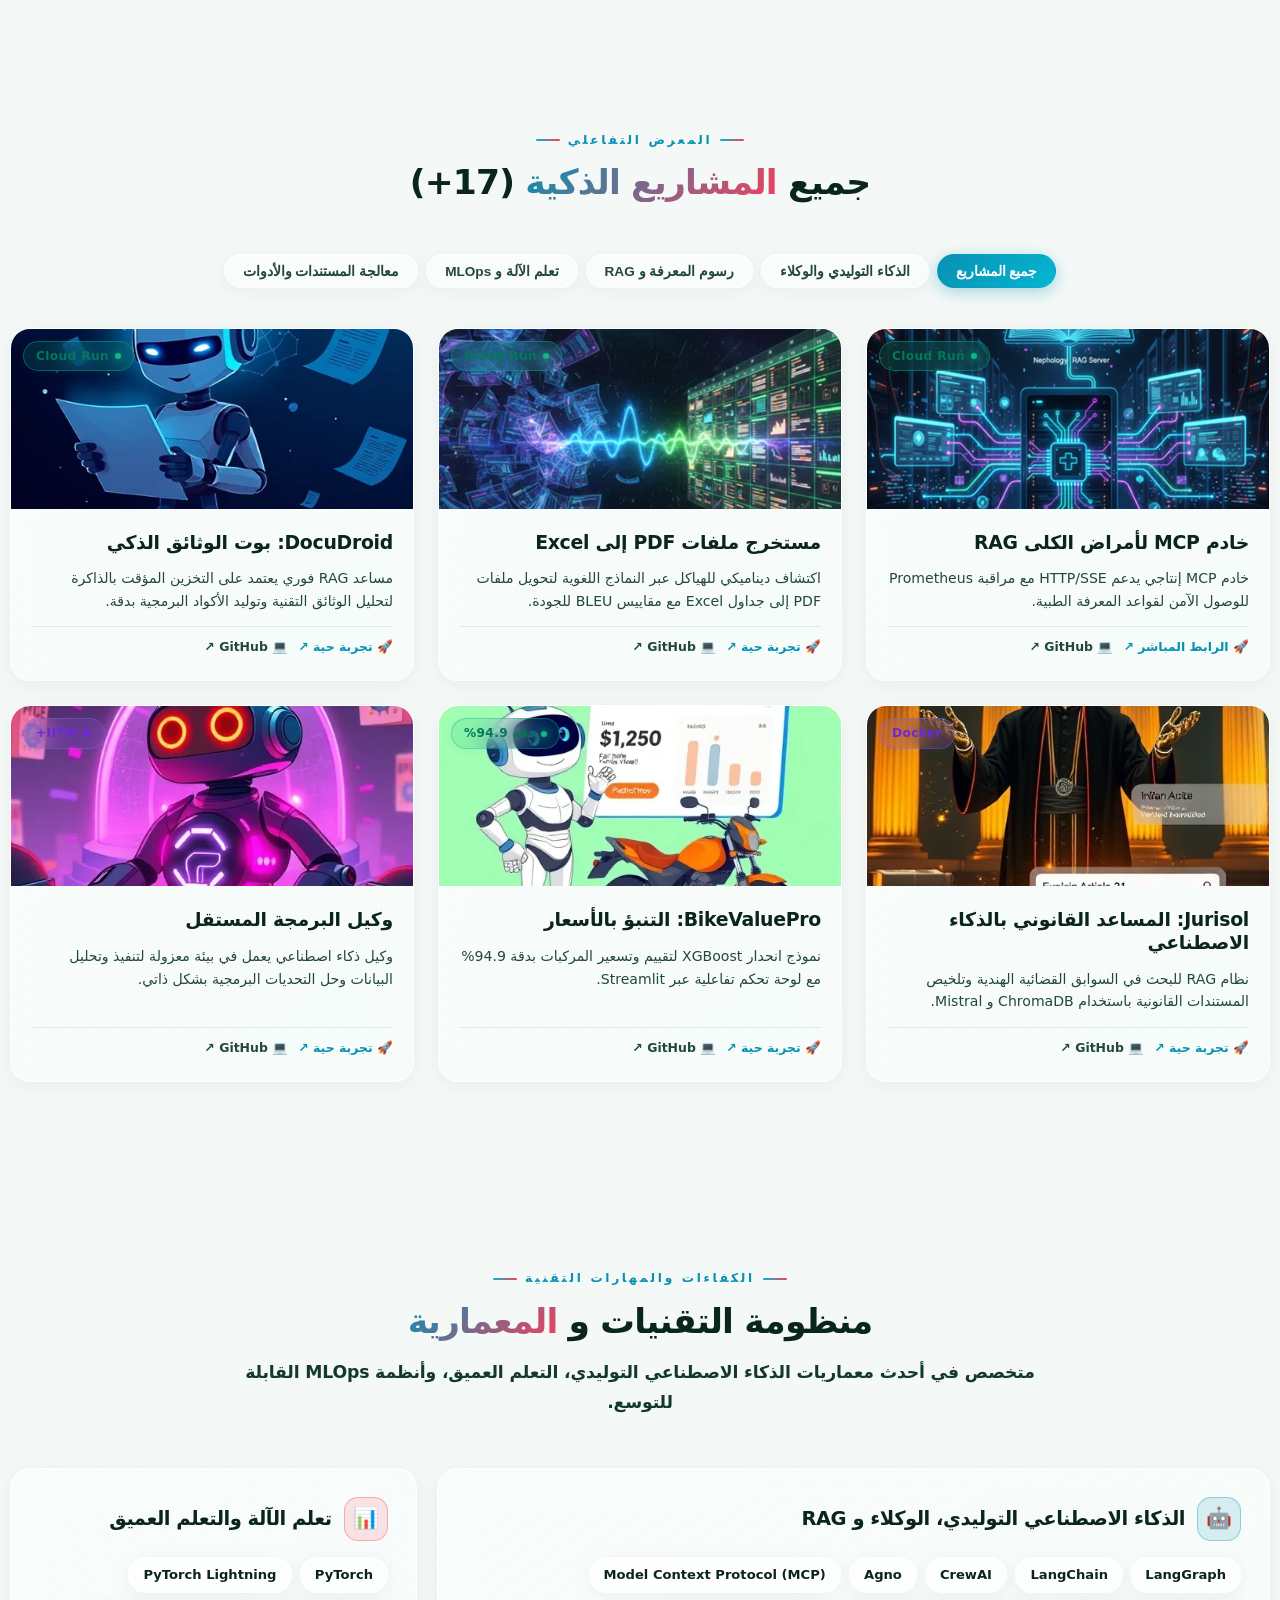
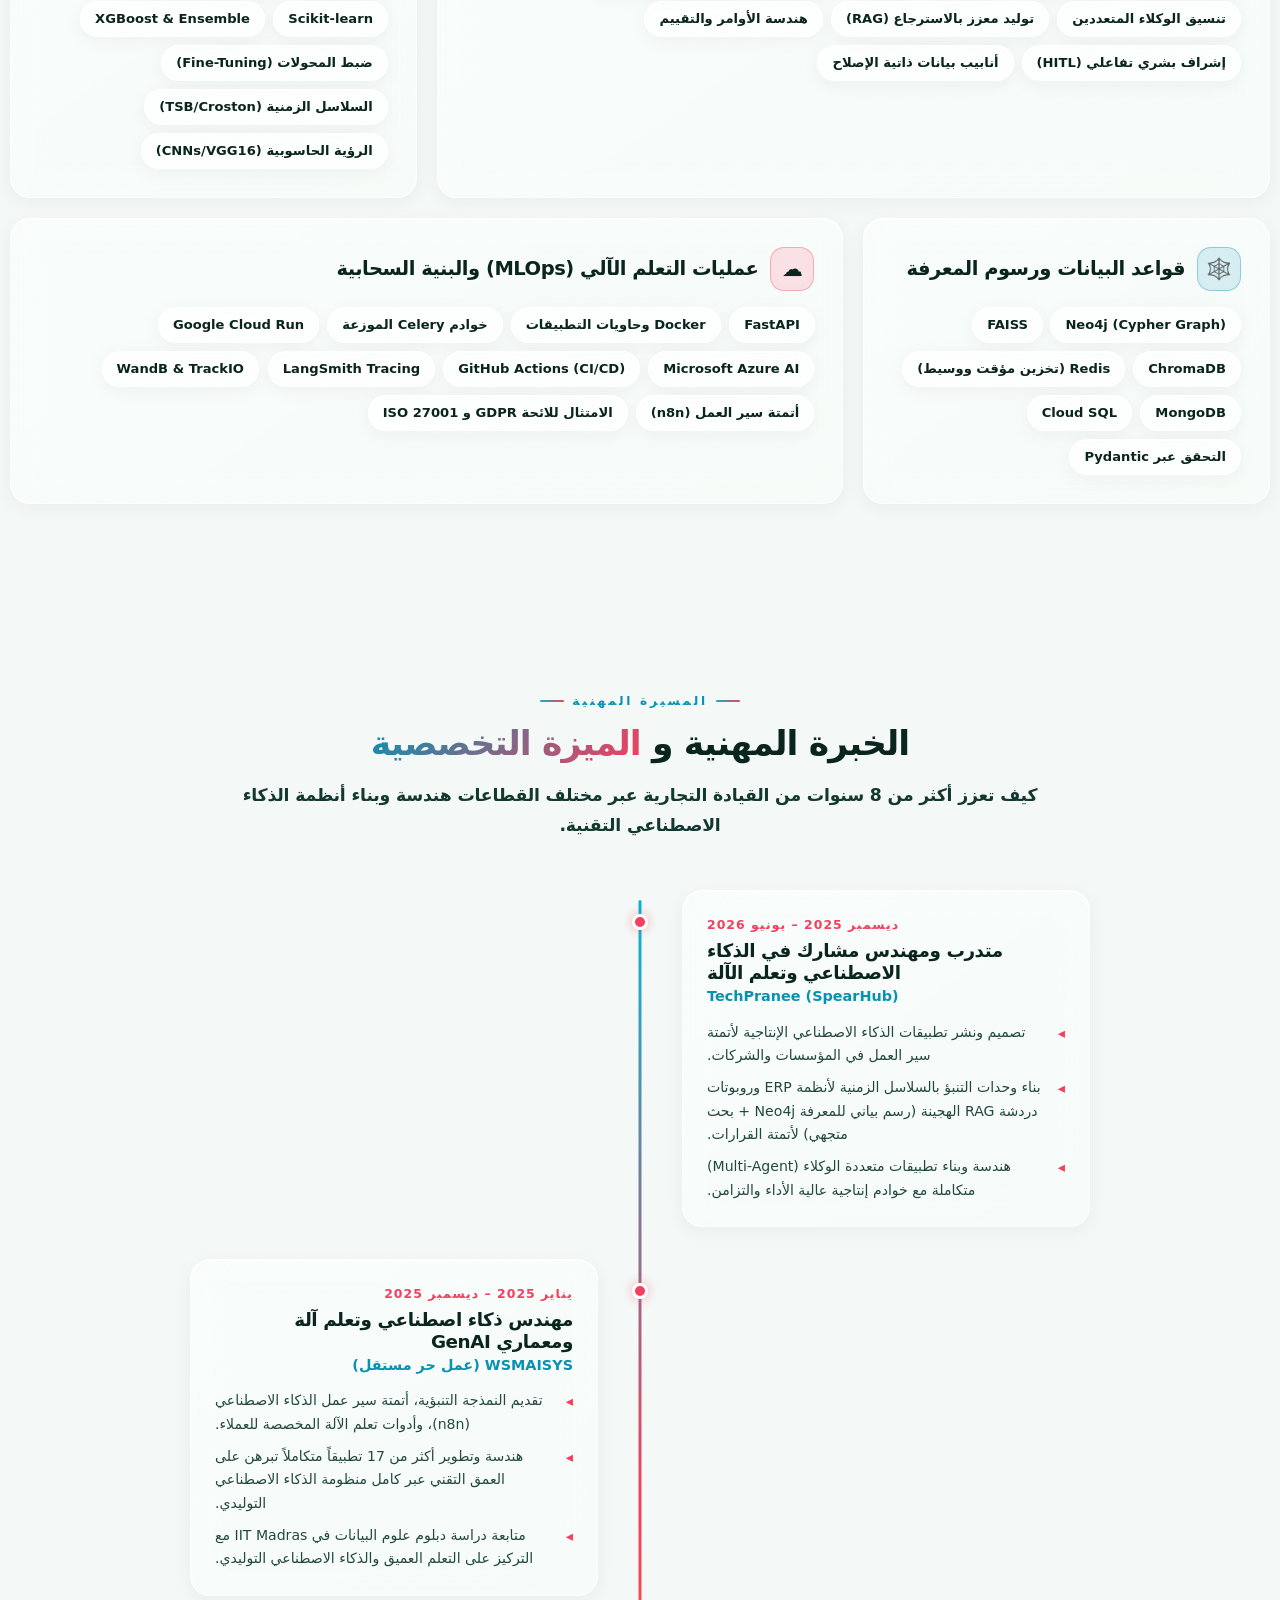
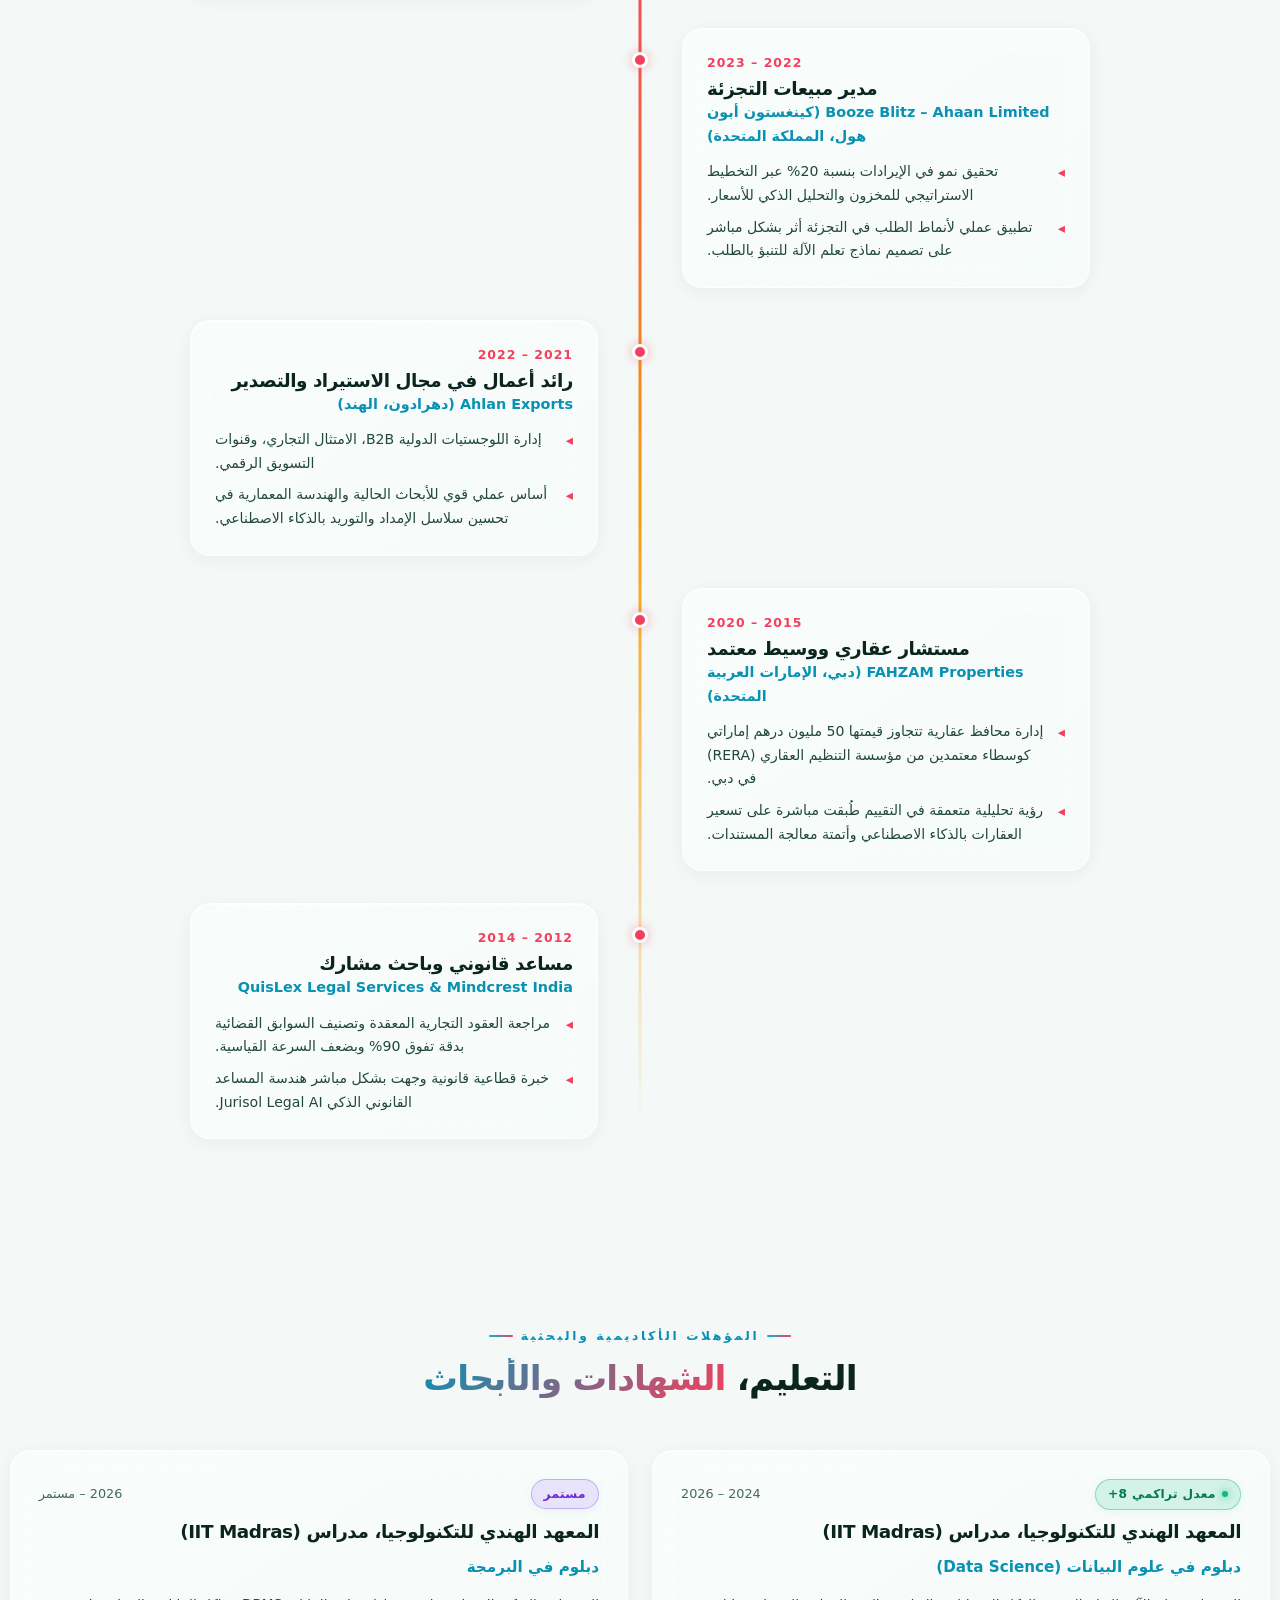
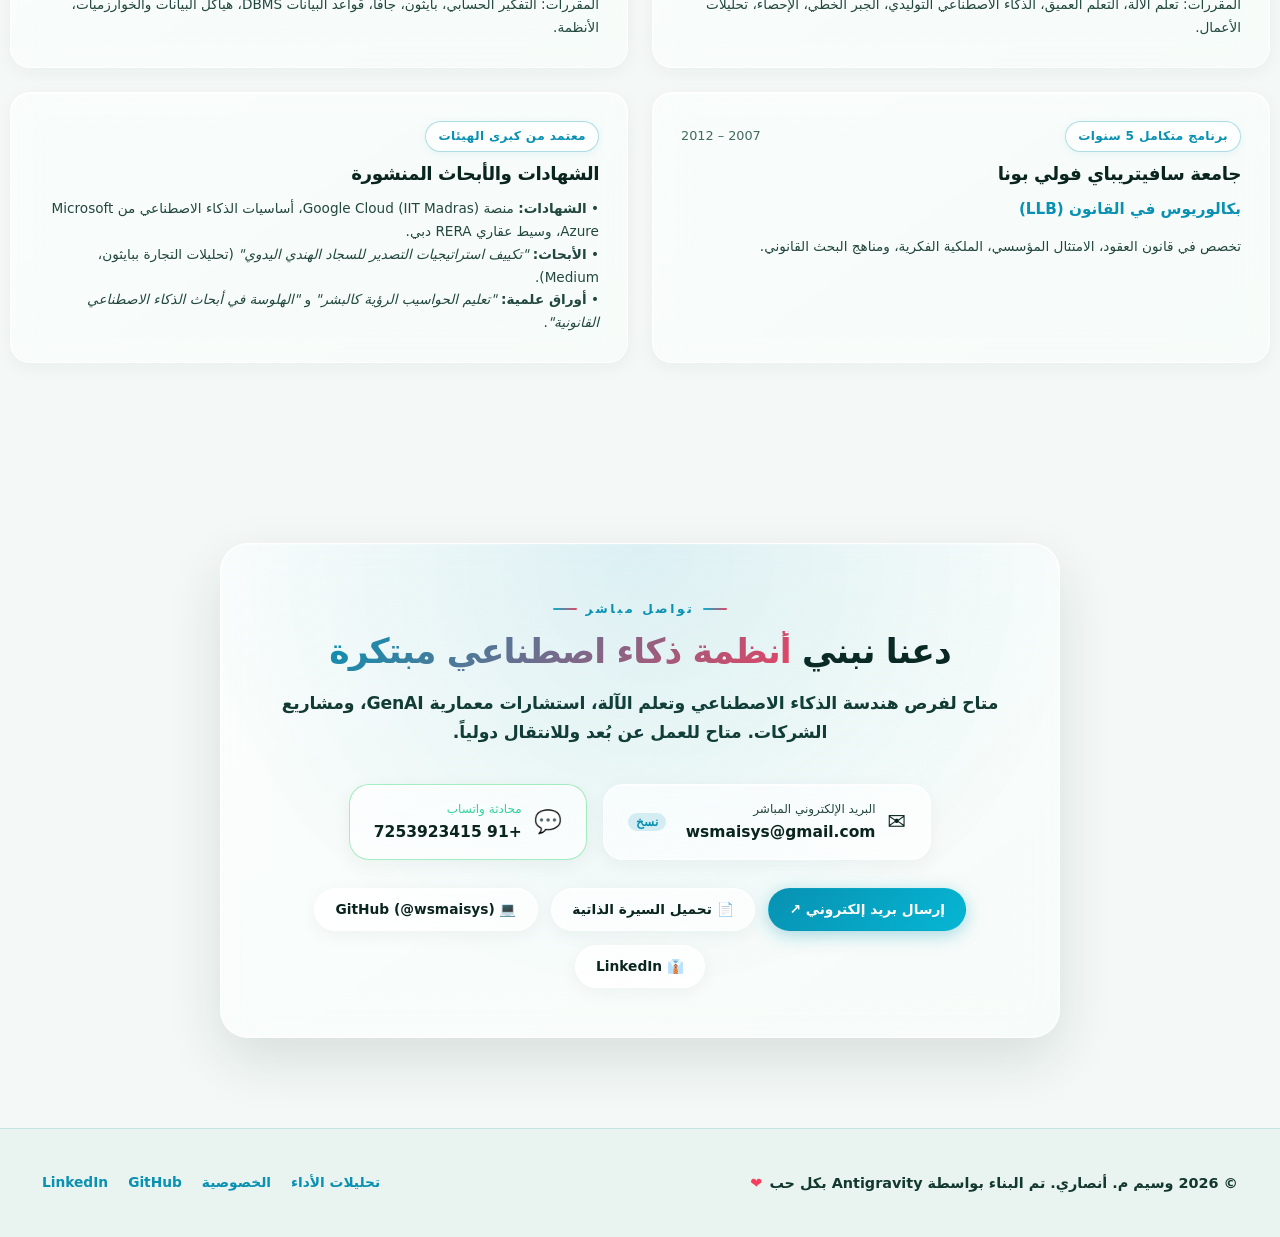
<file: index-ar.html>
<!doctype html>
<html lang="ar" dir="rtl">
  <head>
    <meta charset="UTF-8" />
    <meta name="viewport" content="width=device-width, initial-scale=1.0" />
    <title>وسيم م. أنصاري | مهندس الذكاء الاصطناعي وتعلم الآلة &amp; معمار GenAI</title>
    <meta
      name="description"
      content="الملف التعريفي لوسيم أنصاري — مهندس ذكاء اصطناعي وتعلم آلة متخصص في النظم الوكيلة (LangGraph، MCP)، الرسوم البيانية للمعرفة (Neo4j)، التنبؤ بالسلاسل الزمنية، وهندسة MLOps."
    />
    <meta
      name="keywords"
      content="مهندس ذكاء اصطناعي, تعلم الآلة, معمار الذكاء الاصطناعي التوليدي, LangGraph, LangChain, MCP Server, Neo4j, الرسوم البيانية للمعرفة, FastAPI, Docker, IIT Madras"
    />
    <meta name="author" content="Wasim M Ansari" />
    <meta name="robots" content="index, follow" />
    <link rel="canonical" href="https://waseemmansari.github.io/index-ar.html" />

    <!-- Multilingual Alternates -->
    <link rel="alternate" hreflang="en" href="https://waseemmansari.github.io/" />
    <link rel="alternate" hreflang="de" href="https://waseemmansari.github.io/index-de.html" />
    <link rel="alternate" hreflang="fr" href="https://waseemmansari.github.io/index-fr.html" />
    <link rel="alternate" hreflang="ar" href="https://waseemmansari.github.io/index-ar.html" />
    <link rel="alternate" hreflang="x-default" href="https://waseemmansari.github.io/" />

    <!-- Open Graph -->
    <meta property="og:type" content="profile" />
    <meta property="og:title" content="وسيم م. أنصاري | مهندس الذكاء الاصطناعي وتعلم الآلة" />
    <meta
      property="og:description"
      content="أنظمة ذكاء اصطناعي إنتاجية: وكلاء LangGraph، رسوم بيانية للمعرفة Neo4j، خوادم MCP وخطوط أنابيب MLOps السحابية."
    />
    <meta property="og:image" content="https://waseemmansari.github.io/images/Passport%20Photo.png" />
    <meta property="og:url" content="https://waseemmansari.github.io/index-ar.html" />

    <!-- Favicon -->
    <link
      rel="icon"
      href="data:image/svg+xml,<svg xmlns='http://www.w3.org/2000/svg' viewBox='0 0 100 100'><rect width='100' height='100' rx='22' fill='%2300E0FF'/><text y='55%' x='50%' text-anchor='middle' dominant-baseline='central' fill='%23060813' font-family='system-ui,sans-serif' font-weight='900' font-size='60'>W</text></svg>"
    />

    <!-- Google tag (gtag.js) -->
    <script async src="https://www.googletagmanager.com/gtag/js?id=G-VM4LR2E38N"></script>
    <script>
      window.dataLayer = window.dataLayer || [];
      function gtag() { dataLayer.push(arguments); }
      gtag("js", new Date());
      gtag("config", "G-VM4LR2E38N");
    </script>

    <!-- Consolidated Design System -->
    <link rel="stylesheet" href="theme.css" />
  </head>
  <body dir="rtl">
    <!-- 3D Interactive Wavy Cubes WebGL Background -->
    <canvas id="bg-canvas" class="webgl" aria-hidden="true"></canvas>
    <div class="bg-overlay" aria-hidden="true"></div>

    <!-- Navigation Header -->
    <header class="navbar">
      <div class="container nav-container">
        <a href="#hero" class="nav-brand" aria-label="الصفحة الرئيسية لوسيم أنصاري">
          <div class="brand-symbol">W</div>
          <div class="brand-meta">
            <span class="brand-name">وسيم أنصاري</span>
            <span class="brand-title">مهندس ذكاء اصطناعي</span>
          </div>
        </a>

        <ul class="nav-menu" role="navigation">
          <li><a href="#about" class="nav-link">نبذة عني</a></li>
          <li><a href="#flagship" class="nav-link">الأنظمة الرئيسية</a></li>
          <li><a href="#projects" class="nav-link">المشاريع</a></li>
          <li><a href="#skills" class="nav-link">المهارات</a></li>
          <li><a href="#experience" class="nav-link">الخبرات</a></li>
          <li><a href="#education" class="nav-link">التعليم</a></li>
          <li><a href="#contact" class="nav-link">اتصل بي</a></li>
        </ul>

        <div class="nav-actions">
          <div class="lang-selector" aria-label="اختيار اللغة">
            <a href="index.html" class="lang-btn">EN</a>
            <a href="index-de.html" class="lang-btn">DE</a>
            <a href="index-fr.html" class="lang-btn">FR</a>
            <a href="index-ar.html" class="lang-btn active">AR</a>
          </div>

          <a
            href="https://wa.me/917253923415?text=مرحباً%20وسيم،%20اطلعت%20على%20ملفك%20التعريفي%20للذكاء%20الاصطناعي%20وأود%20التواصل."
            target="_blank"
            rel="noopener noreferrer"
            class="btn btn-whatsapp btn-sm"
            aria-label="مراسلة عبر واتساب مباشرة"
          >
            <span>💬 واتساب</span>
          </a>

          <a href="#contact" class="btn btn-primary btn-sm">تواصل معي</a>

          <button class="mobile-toggle" aria-label="تبديل القائمة">
            <span></span>
            <span></span>
            <span></span>
          </button>
        </div>
      </div>
    </header>

    <!-- Mobile Drawer -->
    <div class="mobile-drawer" role="dialog" aria-modal="true">
      <a href="#about" class="nav-link">نبذة عني</a>
      <a href="#flagship" class="nav-link">الأنظمة الرئيسية</a>
      <a href="#projects" class="nav-link">جميع المشاريع</a>
      <a href="#skills" class="nav-link">المهارات التقنية</a>
      <a href="#experience" class="nav-link">الخبرات المهنية</a>
      <a href="#education" class="nav-link">التعليم والأبحاث</a>
      <a href="#contact" class="nav-link">تواصل معي</a>
      <div style="margin-top: 20px; display: flex; gap: 10px; flex-direction: column;">
        <a
          href="https://wa.me/917253923415?text=مرحباً%20وسيم،%20أود%20التواصل%20معك."
          target="_blank"
          rel="noopener noreferrer"
          class="btn btn-whatsapp"
        >
          <span>💬 واتساب: +91 7253923415</span>
        </a>
        <button class="btn btn-secondary" data-copy-email="wsmaisys@gmail.com">
          <span>📋 نسخ البريد (wsmaisys@gmail.com)</span>
        </button>
      </div>
    </div>

    <!-- Main Content Shell -->
    <main class="site-wrap">
      <!-- HERO SECTION -->
      <section id="hero" class="hero-section container">
        <div class="hero-eyebrow">
          <span>✦</span> أنظمة الذكاء الاصطناعي الإنتاجية والوكيلة <span>✦</span>
        </div>

        <h1 class="hero-title">وسيم م. أنصاري</h1>

        <div class="hero-roles">
          <span class="hero-role-tag highlight">مهندس الذكاء الاصطناعي وتعلم الآلة</span>
          <span class="hero-role-tag">معمار الذكاء الاصطناعي التوليدي</span>
          <span class="hero-role-tag highlight">علوم البيانات - IIT Madras</span>
        </div>

        <div class="hero-tagline-container">
          <p style="margin: 0;">
            تصميم ونشر <strong>معماريات الذكاء الاصطناعي الوكيلة</strong>، <strong>رسوم المعرفة البيانية Neo4j</strong>، <strong>خوادم MCP</strong>، و <strong>خطوط أنابيب MLOps المتكاملة</strong>. مدعوماً بأكثر من <strong>8+ سنوات من الخبرة المهنية المتعددة</strong> (القانون، العقارات، والتجارة الدولية) لحل التحديات التجارية ذات الأثر القياسي.
          </p>
        </div>

        <!-- CTAs -->
        <div class="hero-cta-group">
          <a href="#flagship" class="btn btn-primary">
            <span>استكشاف الأنظمة الذكية ↓</span>
          </a>
          <a
            href="https://wa.me/917253923415?text=مرحباً%20وسيم،%20اطلعت%20على%20ملفك%20وأود%20التواصل."
            target="_blank"
            rel="noopener noreferrer"
            class="btn btn-whatsapp"
          >
            <span>💬 دردشة مباشرة عبر واتساب</span>
          </a>
          <a
            href="Wasim-Ansari-Detailed-CV.pdf"
            download
            class="btn btn-secondary"
            aria-label="تحميل السيرة الذاتية"
          >
            <span>📄 تحميل السيرة الذاتية (PDF)</span>
          </a>
        </div>

        <!-- Fast Contact Channel Pills -->
        <div class="contact-fast-pills">
          <div class="pill-contact">
            <span>✉️</span>
            <strong>wsmaisys@gmail.com</strong>
            <button class="pill-copy-btn" data-copy-email="wsmaisys@gmail.com" title="نسخ البريد">
              نسخ
            </button>
          </div>
          <a
            href="https://wa.me/917253923415"
            target="_blank"
            rel="noopener noreferrer"
            class="pill-contact"
          >
            <span>📱</span> +91 7253923415
          </a>
          <a
            href="https://github.com/wsmaisys"
            target="_blank"
            rel="noopener noreferrer"
            class="pill-contact"
          >
            <span>💻</span> GitHub (@wsmaisys)
          </a>
          <a
            href="https://www.linkedin.com/in/wsmaisys"
            target="_blank"
            rel="noopener noreferrer"
            class="pill-contact"
          >
            <span>👔</span> LinkedIn
          </a>
          <a
            href="https://www.kaggle.com/wasimansari786"
            target="_blank"
            rel="noopener noreferrer"
            class="pill-contact"
          >
            <span>📊</span> Kaggle (Top 5%)
          </a>
        </div>

        <!-- Metrics Ticker -->
        <div class="metrics-ticker">
          <div class="metric-card">
            <div class="metric-num">17+</div>
            <div class="metric-label">مشروع ذكاء اصطناعي إنتاجي</div>
          </div>
          <div class="metric-card">
            <div class="metric-num">أفضل 5%</div>
            <div class="metric-label">تصنيف Kaggle للأمن السيبراني</div>
          </div>
          <div class="metric-card">
            <div class="metric-num">12k+</div>
            <div class="metric-label">عقدة مهارات برسم المعرفة</div>
          </div>
          <div class="metric-card">
            <div class="metric-num">8+ سنوات</div>
            <div class="metric-label">خبرة قطاعية متقدمة</div>
          </div>
        </div>
      </section>

      <!-- ABOUT SECTION -->
      <section id="about" class="section container">
        <div class="section-head">
          <p class="section-kicker">الرؤية والمنهجية</p>
          <h2 class="section-title">هندسة الذكاء الاصطناعي بـ <span>رؤية تطوير المنتجات</span></h2>
        </div>

        <div class="bento-grid">
          <div class="bento-card bento-span-2">
            <div class="bento-icon-title">
              <div class="bento-icon">🧠</div>
              <h3 class="bento-title">تصميم الأنظمة المستقلة والوكيلة</h3>
            </div>
            <p style="color: var(--text-muted); line-height: 1.75;">
              الذكاء الاصطناعي الإنتاجي يتجاوز مجرد التلقينات البسيطة. أقوم بتصميم خطوط أنابيب معالجة ذاتية الإصلاح،
              وحلقات معالجة الأخطاء الذكية، وأطر تنسيق الوكلاء المتعددين عبر <strong>LangGraph</strong>،
              وخوادم <strong>Model Context Protocol (MCP)</strong> المعيارية لتنفيذ إجراءات مؤتمتة وموثوقة.
            </p>
          </div>

          <div class="bento-card">
            <div class="bento-icon-title">
              <div class="bento-icon purple">🕸️</div>
              <h3 class="bento-title">رسوم المعرفة البيانية الهجينة</h3>
            </div>
            <p style="color: var(--text-muted); line-height: 1.7;">
              ما بعد البحث المتجهي التقليدي: هيكلة استعلامات <strong>Neo4j Cypher</strong> للبحث السيمانتيكي متعدد المستويات مع مراعاة الخصوصية.
            </p>
          </div>

          <div class="bento-card">
            <div class="bento-icon-title">
              <div class="bento-icon">📈</div>
              <h3 class="bento-title">التنبؤ بالسلاسل الزمنية والطلب</h3>
            </div>
            <p style="color: var(--text-muted); line-height: 1.7;">
              نماذج تنبؤية متقدمة (<strong>TSB &amp; Croston</strong>) مع محاكاة <strong>Monte Carlo</strong> لتحسين مستويات المخزون وأنظمة ERP.
            </p>
          </div>

          <div class="bento-card bento-span-2">
            <div class="bento-icon-title">
              <div class="bento-icon purple">🛡️</div>
              <h3 class="bento-title">هندسة MLOps وأمن البيانات (GDPR)</h3>
            </div>
            <p style="color: var(--text-muted); line-height: 1.75;">
              خدمات FastAPI السريعة، طوابير مهام Celery + Redis، حاويات Docker على <strong>Google Cloud Run</strong> و <strong>Azure</strong>.
              رصد كامل للأداء والكمون عبر <strong>LangSmith</strong> و <strong>WandB</strong> مع الامتثال للائحة GDPR.
            </p>
          </div>
        </div>
      </section>

      <!-- FLAGSHIP SYSTEMS -->
      <section id="flagship" class="section container">
        <div class="section-head">
          <p class="section-kicker">الأنظمة الرائدة</p>
          <h2 class="section-title">معماريات <span>المؤسسات والإنتاج</span></h2>
        </div>

        <div class="flagship-grid">
          <!-- HyreFast -->
          <article class="flagship-card">
            <div class="flagship-info">
              <div class="flagship-header">
                <div class="flagship-title-row">
                  <h3 class="flagship-title">HyreFast Intelligence Layer</h3>
                  <span class="badge badge-confidential">مشروع عميل حصري</span>
                </div>
                <div class="flagship-role">مهندس ذكاء اصطناعي (SpearHub)</div>
              </div>
              <p class="flagship-desc">
                منصة توظيف ذكية متكاملة تعتمد على LangGraph، FastAPI، Neo4j، Redis، Celery و MCP لمعالجة السير الذاتية واستخراج البيانات ومطابقة المرشحين بيانياً.
              </p>
              <div class="arch-highlights">
                <div class="arch-item">
                  <span class="arch-icon">▹</span>
                  <span><strong>معالجة ذاتية الإصلاح:</strong> حلقة معالجة وتصحيح للأخطاء مع استراتيجيات إعادة المحاولة الذكية.</span>
                </div>
                <div class="arch-item">
                  <span class="arch-icon">▹</span>
                  <span><strong>توحيد المهارات:</strong> مطابقة متعددة المراحل (BM25 + التوسع المترادف + البحث البياني على 12,000+ مهارة).</span>
                </div>
              </div>
              <div class="tech-tag-group">
                <span class="tech-tag">LangGraph</span>
                <span class="tech-tag">Neo4j</span>
                <span class="tech-tag">FastAPI</span>
                <span class="tech-tag">MCP Tools</span>
                <span class="tech-tag">Docker</span>
              </div>
              <div style="display: flex; gap: 12px; margin-top: 8px;">
                <button class="btn btn-primary btn-sm" data-arch-modal="hyrefast">عرض تفاصيل المعمارية ↗</button>
              </div>
            </div>
            <div class="flagship-media">
              <picture><source srcset="images/hyrefast-confidential-recruiting-graph.webp" type="image/webp"><img src="images/hyrefast-confidential-recruiting-graph.png" loading="lazy" decoding="async" /></picture>
            </div>
          </article>

          <!-- Zovia -->
          <article class="flagship-card">
            <div class="flagship-info">
              <div class="flagship-header">
                <div class="flagship-title-row">
                  <h3 class="flagship-title">وحدة التنبؤ بالمخزون Zovia</h3>
                  <span class="badge badge-confidential">وحدة ERP</span>
                </div>
                <div class="flagship-role">مهندس ذكاء اصطناعي (SpearHub)</div>
              </div>
              <p class="flagship-desc">
                محرك تنبؤ متكامل مع أنظمة ERP لسلاسل التوريد الصناعية. يتنبأ بحركة المخزون باستخدام نماذج TSB ومحاكاة مونت كارلو.
              </p>
              <div class="arch-highlights">
                <div class="arch-item">
                  <span class="arch-icon">▹</span>
                  <span><strong>نموذج الطلب المتقطع TSB:</strong> مخصص لتنبؤات استهلاك المواد والقطع الصناعية.</span>
                </div>
                <div class="arch-item">
                  <span class="arch-icon">▹</span>
                  <span><strong>محاكاة Monte Carlo:</strong> حساب فترات الثقة لتقليل مخاطر نفاد المخزون أو الفائض.</span>
                </div>
              </div>
              <div class="tech-tag-group">
                <span class="tech-tag">TSB Forecasting</span>
                <span class="tech-tag">Monte Carlo</span>
                <span class="tech-tag">FastAPI</span>
                <span class="tech-tag">Celery &amp; Redis</span>
              </div>
              <div style="display: flex; gap: 12px; margin-top: 8px;">
                <button class="btn btn-primary btn-sm" data-arch-modal="zovia">عرض تفاصيل المعمارية ↗</button>
              </div>
            </div>
            <div class="flagship-media">
              <picture><source srcset="images/zovia-inventory-forecasting-system.webp" type="image/webp"><img src="images/zovia-inventory-forecasting-system.png" loading="lazy" decoding="async" /></picture>
            </div>
          </article>

          <!-- MediFlow -->
          <article class="flagship-card">
            <div class="flagship-info">
              <div class="flagship-header">
                <div class="flagship-title-row">
                  <h3 class="flagship-title">MediFlow &amp; أداة MCP لأمراض الكلى</h3>
                  <span class="badge badge-live">مباشر على Cloud Run</span>
                </div>
                <div class="flagship-role">مساعد طبي متعدد الوكلاء</div>
              </div>
              <p class="flagship-desc">
                مساعد سريري لرعاية ما بعد الخروج من المستشفى مع توجيه ذكي، واسترجاع RAG لسجلات المرضى، وخادم MCP موثق لأمراض الكلى.
              </p>
              <div class="arch-highlights">
                <div class="arch-item">
                  <span class="arch-icon">▹</span>
                  <span><strong>رسم بياني ثنائي الوكلاء:</strong> تنسيق عبر LangGraph بين موظف الاستقبال والطبيب الأخصائي.</span>
                </div>
                <div class="arch-item">
                  <span class="arch-icon">▹</span>
                  <span><strong>بروتوكول MCP:</strong> نقطة نهاية موثقة تربط المعرفة الطبية بـ Claude Desktop والتطبيقات السحابية.</span>
                </div>
              </div>
              <div class="tech-tag-group">
                <span class="tech-tag">LangGraph</span>
                <span class="tech-tag">MCP</span>
                <span class="tech-tag">FAISS</span>
                <span class="tech-tag">Google Cloud Run</span>
              </div>
              <div style="display: flex; gap: 12px; margin-top: 8px; flex-wrap: wrap;">
                <a href="https://mediflow-ai-medical-assistant-785629432566.us-central1.run.app/" target="_blank" rel="noopener noreferrer" class="btn btn-primary btn-sm">🚀 تجربة حية ↗</a>
                <a href="https://github.com/wsmaisys/MediFlow-Post-Discharge-Medical-AI-Assistant" target="_blank" rel="noopener noreferrer" class="btn btn-secondary btn-sm">💻 كود GitHub ↗</a>
              </div>
            </div>
            <div class="flagship-media">
              <picture><source srcset="images/MediFlow-Multi Agent.webp" type="image/webp"><img src="images/MediFlow-Multi Agent.png" loading="lazy" decoding="async" /></picture>
            </div>
          </article>
        </div>
      </section>

      <!-- ALL PROJECTS -->
      <section id="projects" class="section container">
        <div class="section-head">
          <p class="section-kicker">المعرض التفاعلي</p>
          <h2 class="section-title">جميع <span>المشاريع الذكية</span> (17+)</h2>
        </div>

        <div class="filter-tabs" role="tablist">
          <button class="filter-btn active" data-filter="all">جميع المشاريع</button>
          <button class="filter-btn" data-filter="agents">الذكاء التوليدي والوكلاء</button>
          <button class="filter-btn" data-filter="graphs">رسوم المعرفة و RAG</button>
          <button class="filter-btn" data-filter="mlops">تعلم الآلة و MLOps</button>
          <button class="filter-btn" data-filter="tools">معالجة المستندات والأدوات</button>
        </div>

        <div class="projects-grid">
          <!-- Nephrology MCP -->
          <article class="project-card" data-category="agents graphs">
            <div class="project-thumb">
              <picture><source srcset="images/Nephrology MCP server tool.webp" type="image/webp"><img src="images/Nephrology MCP server tool.png" loading="lazy" decoding="async" /></picture>
              <div class="project-badge-float"><span class="badge badge-live">Cloud Run</span></div>
            </div>
            <div class="project-content">
              <h3 class="project-title">خادم MCP لأمراض الكلى RAG</h3>
              <p class="project-desc">خادم MCP إنتاجي يدعم HTTP/SSE مع مراقبة Prometheus للوصول الآمن لقواعد المعرفة الطبية.</p>
              <div class="project-footer">
                <div class="project-links">
                  <a href="https://nephrology-rag-mcp-tool-785629432566.us-central1.run.app/mcp" target="_blank" rel="noopener noreferrer" class="link-btn link-btn-accent">🚀 الرابط المباشر ↗</a>
                  <a href="https://github.com/wsmaisys/Nephrology-RAG-MCP-tool" target="_blank" rel="noopener noreferrer" class="link-btn">💻 GitHub ↗</a>
                </div>
              </div>
            </div>
          </article>

          <!-- PDF Excel Extractor -->
          <article class="project-card" data-category="tools agents">
            <div class="project-thumb">
              <picture><source srcset="images/pdf-excel-generator.webp" type="image/webp"><img src="images/pdf-excel-generator.png" loading="lazy" decoding="async" /></picture>
              <div class="project-badge-float"><span class="badge badge-live">Cloud Run</span></div>
            </div>
            <div class="project-content">
              <h3 class="project-title">مستخرج ملفات PDF إلى Excel</h3>
              <p class="project-desc">اكتشاف ديناميكي للهياكل عبر النماذج اللغوية لتحويل ملفات PDF إلى جداول Excel مع مقاييس BLEU للجودة.</p>
              <div class="project-footer">
                <div class="project-links">
                  <a href="https://pdf-excel-extractor-319169836562.us-central1.run.app/" target="_blank" rel="noopener noreferrer" class="link-btn link-btn-accent">🚀 تجربة حية ↗</a>
                  <a href="https://github.com/wsmaisys/pdf-excel-extractor" target="_blank" rel="noopener noreferrer" class="link-btn">💻 GitHub ↗</a>
                </div>
              </div>
            </div>
          </article>

          <!-- DocuDroid -->
          <article class="project-card" data-category="graphs tools">
            <div class="project-thumb">
              <picture><source srcset="images/DocuDroid.webp" type="image/webp"><img src="images/DocuDroid.png" loading="lazy" decoding="async" /></picture>
              <div class="project-badge-float"><span class="badge badge-live">Cloud Run</span></div>
            </div>
            <div class="project-content">
              <h3 class="project-title">DocuDroid: بوت الوثائق الذكي</h3>
              <p class="project-desc">مساعد RAG فوري يعتمد على التخزين المؤقت بالذاكرة لتحليل الوثائق التقنية وتوليد الأكواد البرمجية بدقة.</p>
              <div class="project-footer">
                <div class="project-links">
                  <a href="https://docudroid-114168985695.us-central1.run.app/" target="_blank" rel="noopener noreferrer" class="link-btn link-btn-accent">🚀 تجربة حية ↗</a>
                  <a href="https://github.com/wsmaisys/DocuDroid" target="_blank" rel="noopener noreferrer" class="link-btn">💻 GitHub ↗</a>
                </div>
              </div>
            </div>
          </article>

          <!-- Jurisol -->
          <article class="project-card" data-category="graphs agents">
            <div class="project-thumb">
              <picture><source srcset="images/Jurisol.webp" type="image/webp"><img src="images/Jurisol.png" loading="lazy" decoding="async" /></picture>
              <div class="project-badge-float"><span class="badge badge-purple">Docker</span></div>
            </div>
            <div class="project-content">
              <h3 class="project-title">Jurisol: المساعد القانوني بالذكاء الاصطناعي</h3>
              <p class="project-desc">نظام RAG للبحث في السوابق القضائية الهندية وتلخيص المستندات القانونية باستخدام ChromaDB و Mistral.</p>
              <div class="project-footer">
                <div class="project-links">
                  <a href="https://jurisol-legal-assistant-rag.onrender.com" target="_blank" rel="noopener noreferrer" class="link-btn link-btn-accent">🚀 تجربة حية ↗</a>
                  <a href="https://github.com/wsmaisys/Jurisol-legal-assistant-RAG" target="_blank" rel="noopener noreferrer" class="link-btn">💻 GitHub ↗</a>
                </div>
              </div>
            </div>
          </article>

          <!-- BikeValuePro -->
          <article class="project-card" data-category="mlops">
            <div class="project-thumb">
              <picture><source srcset="images/bikevaluepro.webp" type="image/webp"><img src="images/bikevaluepro.png" loading="lazy" decoding="async" /></picture>
              <div class="project-badge-float"><span class="badge badge-live">دقة 94.9%</span></div>
            </div>
            <div class="project-content">
              <h3 class="project-title">BikeValuePro: التنبؤ بالأسعار</h3>
              <p class="project-desc">نموذج انحدار XGBoost لتقييم وتسعير المركبات بدقة 94.9% مع لوحة تحكم تفاعلية عبر Streamlit.</p>
              <div class="project-footer">
                <div class="project-links">
                  <a href="https://usedbike-price-predictor-mlmodel.onrender.com/" target="_blank" rel="noopener noreferrer" class="link-btn link-btn-accent">🚀 تجربة حية ↗</a>
                  <a href="https://github.com/wsmaisys/usedbike_price_predictor_mlmodel" target="_blank" rel="noopener noreferrer" class="link-btn">💻 GitHub ↗</a>
                </div>
              </div>
            </div>
          </article>

          <!-- Code Agent -->
          <article class="project-card" data-category="agents tools">
            <div class="project-thumb">
              <picture><source srcset="images/assignment-solver.webp" type="image/webp"><img src="images/assignment-solver.png" loading="lazy" decoding="async" /></picture>
              <div class="project-badge-float"><span class="badge badge-purple">IITM A+</span></div>
            </div>
            <div class="project-content">
              <h3 class="project-title">وكيل البرمجة المستقل</h3>
              <p class="project-desc">وكيل ذكاء اصطناعي يعمل في بيئة معزولة لتنفيذ وتحليل البيانات وحل التحديات البرمجية بشكل ذاتي.</p>
              <div class="project-footer">
                <div class="project-links">
                  <a href="https://assignment-solving-agent.onrender.com/" target="_blank" rel="noopener noreferrer" class="link-btn link-btn-accent">🚀 تجربة حية ↗</a>
                  <a href="https://github.com/wsmaisys/Assignment_Solving_Agent" target="_blank" rel="noopener noreferrer" class="link-btn">💻 GitHub ↗</a>
                </div>
              </div>
            </div>
          </article>
        </div>
      </section>

      <!-- TECHNICAL COMPETENCIES (BENTO GRID) -->
      <section id="skills" class="section container">
        <div class="section-head">
          <p class="section-kicker">الكفاءات والمهارات التقنية</p>
          <h2 class="section-title">منظومة التقنيات و <span>المعمارية</span></h2>
          <p class="section-subtitle">
            متخصص في أحدث معماريات الذكاء الاصطناعي التوليدي، التعلم العميق، وأنظمة MLOps القابلة للتوسع.
          </p>
        </div>

        <div class="bento-grid">
          <!-- 1. Agentic AI & RAG -->
          <div class="bento-card bento-span-2">
            <div class="bento-icon-title">
              <div class="bento-icon">🤖</div>
              <h3 class="bento-title">الذكاء الاصطناعي التوليدي، الوكلاء و RAG</h3>
            </div>
            <div class="skill-pills-wrap">
              <span class="skill-pill">LangGraph</span>
              <span class="skill-pill">LangChain</span>
              <span class="skill-pill">CrewAI</span>
              <span class="skill-pill">Agno</span>
              <span class="skill-pill">Model Context Protocol (MCP)</span>
              <span class="skill-pill">تنسيق الوكلاء المتعددين</span>
              <span class="skill-pill">توليد معزز بالاسترجاع (RAG)</span>
              <span class="skill-pill">هندسة الأوامر والتقييم</span>
              <span class="skill-pill">إشراف بشري تفاعلي (HITL)</span>
              <span class="skill-pill">أنابيب بيانات ذاتية الإصلاح</span>
            </div>
          </div>

          <!-- 2. ML & Deep Learning -->
          <div class="bento-card">
            <div class="bento-icon-title">
              <div class="bento-icon purple">📊</div>
              <h3 class="bento-title">تعلم الآلة والتعلم العميق</h3>
            </div>
            <div class="skill-pills-wrap">
              <span class="skill-pill">PyTorch</span>
              <span class="skill-pill">PyTorch Lightning</span>
              <span class="skill-pill">Scikit-learn</span>
              <span class="skill-pill">XGBoost &amp; Ensemble</span>
              <span class="skill-pill">ضبط المحولات (Fine-Tuning)</span>
              <span class="skill-pill">السلاسل الزمنية (TSB/Croston)</span>
              <span class="skill-pill">الرؤية الحاسوبية (CNNs/VGG16)</span>
            </div>
          </div>

          <!-- 3. Knowledge Graphs & Databases -->
          <div class="bento-card">
            <div class="bento-icon-title">
              <div class="bento-icon">🕸️</div>
              <h3 class="bento-title">قواعد البيانات ورسوم المعرفة</h3>
            </div>
            <div class="skill-pills-wrap">
              <span class="skill-pill">Neo4j (Cypher Graph)</span>
              <span class="skill-pill">FAISS</span>
              <span class="skill-pill">ChromaDB</span>
              <span class="skill-pill">Redis (تخزين مؤقت ووسيط)</span>
              <span class="skill-pill">MongoDB</span>
              <span class="skill-pill">Cloud SQL</span>
              <span class="skill-pill">التحقق عبر Pydantic</span>
            </div>
          </div>

          <!-- 4. MLOps, Cloud & Infrastructure -->
          <div class="bento-card bento-span-2">
            <div class="bento-icon-title">
              <div class="bento-icon purple">☁️</div>
              <h3 class="bento-title">عمليات التعلم الآلي (MLOps) والبنية السحابية</h3>
            </div>
            <div class="skill-pills-wrap">
              <span class="skill-pill">FastAPI</span>
              <span class="skill-pill">Docker وحاويات التطبيقات</span>
              <span class="skill-pill">خوادم Celery الموزعة</span>
              <span class="skill-pill">Google Cloud Run</span>
              <span class="skill-pill">Microsoft Azure AI</span>
              <span class="skill-pill">GitHub Actions (CI/CD)</span>
              <span class="skill-pill">LangSmith Tracing</span>
              <span class="skill-pill">WandB &amp; TrackIO</span>
              <span class="skill-pill">أتمتة سير العمل (n8n)</span>
              <span class="skill-pill">الامتثال للائحة GDPR و ISO 27001</span>
            </div>
          </div>
        </div>
      </section>

      <!-- CAREER TIMELINE & DOMAIN ADVANTAGE -->
      <section id="experience" class="section container">
        <div class="section-head">
          <p class="section-kicker">المسيرة المهنية</p>
          <h2 class="section-title">الخبرة المهنية و <span>الميزة التخصصية</span></h2>
          <p class="section-subtitle">
            كيف تعزز أكثر من 8 سنوات من القيادة التجارية عبر مختلف القطاعات هندسة وبناء أنظمة الذكاء الاصطناعي التقنية.
          </p>
        </div>

        <div class="timeline">
          <!-- 1. TechPranee SpearHub -->
          <div class="timeline-item left">
            <div class="timeline-dot"></div>
            <div class="timeline-card">
              <div class="timeline-date">ديسمبر 2025 – يونيو 2026</div>
              <h3 class="timeline-role">متدرب ومهندس مشارك في الذكاء الاصطناعي وتعلم الآلة</h3>
              <div class="timeline-org">TechPranee (SpearHub)</div>
              <ul class="timeline-bullets">
                <li>تصميم ونشر تطبيقات الذكاء الاصطناعي الإنتاجية لأتمتة سير العمل في المؤسسات والشركات.</li>
                <li>بناء وحدات التنبؤ بالسلاسل الزمنية لأنظمة ERP وروبوتات دردشة RAG الهجينة (رسم بياني للمعرفة Neo4j + بحث متجهي) لأتمتة القرارات.</li>
                <li>هندسة وبناء تطبيقات متعددة الوكلاء (Multi-Agent) متكاملة مع خوادم إنتاجية عالية الأداء والتزامن.</li>
              </ul>
            </div>
          </div>

          <!-- 2. WSMAISYS -->
          <div class="timeline-item right">
            <div class="timeline-dot"></div>
            <div class="timeline-card">
              <div class="timeline-date">يناير 2025 – ديسمبر 2025</div>
              <h3 class="timeline-role">مهندس ذكاء اصطناعي وتعلم آلة ومعماري GenAI</h3>
              <div class="timeline-org">WSMAISYS (عمل حر مستقل)</div>
              <ul class="timeline-bullets">
                <li>تقديم النمذجة التنبؤية، أتمتة سير عمل الذكاء الاصطناعي (n8n)، وأدوات تعلم الآلة المخصصة للعملاء.</li>
                <li>هندسة وتطوير أكثر من 17 تطبيقاً متكاملاً تبرهن على العمق التقني عبر كامل منظومة الذكاء الاصطناعي التوليدي.</li>
                <li>متابعة دراسة دبلوم علوم البيانات في IIT Madras مع التركيز على التعلم العميق والذكاء الاصطناعي التوليدي.</li>
              </ul>
            </div>
          </div>

          <!-- 3. Domain Advantage: Retail & Pricing -->
          <div class="timeline-item left">
            <div class="timeline-dot"></div>
            <div class="timeline-card">
              <div class="timeline-date">2022 – 2023</div>
              <h3 class="timeline-role">مدير مبيعات التجزئة</h3>
              <div class="timeline-org">Booze Blitz – Ahaan Limited (كينغستون أبون هول، المملكة المتحدة)</div>
              <ul class="timeline-bullets">
                <li>تحقيق نمو في الإيرادات بنسبة 20% عبر التخطيط الاستراتيجي للمخزون والتحليل الذكي للأسعار.</li>
                <li>تطبيق عملي لأنماط الطلب في التجزئة أثر بشكل مباشر على تصميم نماذج تعلم الآلة للتنبؤ بالطلب.</li>
              </ul>
            </div>
          </div>

          <!-- 4. Domain Advantage: Global Trade -->
          <div class="timeline-item right">
            <div class="timeline-dot"></div>
            <div class="timeline-card">
              <div class="timeline-date">2021 – 2022</div>
              <h3 class="timeline-role">رائد أعمال في مجال الاستيراد والتصدير</h3>
              <div class="timeline-org">Ahlan Exports (دهرادون، الهند)</div>
              <ul class="timeline-bullets">
                <li>إدارة اللوجستيات الدولية B2B، الامتثال التجاري، وقنوات التسويق الرقمي.</li>
                <li>أساس عملي قوي للأبحاث الحالية والهندسة المعمارية في تحسين سلاسل الإمداد والتوريد بالذكاء الاصطناعي.</li>
              </ul>
            </div>
          </div>

          <!-- 5. Domain Advantage: Real Estate Consultant -->
          <div class="timeline-item left">
            <div class="timeline-dot"></div>
            <div class="timeline-card">
              <div class="timeline-date">2015 – 2020</div>
              <h3 class="timeline-role">مستشار عقاري ووسيط معتمد</h3>
              <div class="timeline-org">FAHZAM Properties (دبي، الإمارات العربية المتحدة)</div>
              <ul class="timeline-bullets">
                <li>إدارة محافظ عقارية تتجاوز قيمتها 50 مليون درهم إماراتي كوسطاء معتمدين من مؤسسة التنظيم العقاري (RERA) في دبي.</li>
                <li>رؤية تحليلية متعمقة في التقييم طُبقت مباشرة على تسعير العقارات بالذكاء الاصطناعي وأتمتة معالجة المستندات.</li>
              </ul>
            </div>
          </div>

          <!-- 6. Domain Advantage: Legal Associate -->
          <div class="timeline-item right">
            <div class="timeline-dot"></div>
            <div class="timeline-card">
              <div class="timeline-date">2012 – 2014</div>
              <h3 class="timeline-role">مساعد قانوني وباحث مشارك</h3>
              <div class="timeline-org">QuisLex Legal Services &amp; Mindcrest India</div>
              <ul class="timeline-bullets">
                <li>مراجعة العقود التجارية المعقدة وتصنيف السوابق القضائية بدقة تفوق 90% وبضعف السرعة القياسية.</li>
                <li>خبرة قطاعية قانونية وجهت بشكل مباشر هندسة المساعد القانوني الذكي Jurisol Legal AI.</li>
              </ul>
            </div>
          </div>
        </div>
      </section>

      <!-- EDUCATION, CERTS & PUBLICATIONS -->
      <section id="education" class="section container">
        <div class="section-head">
          <p class="section-kicker">المؤهلات الأكاديمية والبحثية</p>
          <h2 class="section-title">التعليم، <span>الشهادات والأبحاث</span></h2>
        </div>

        <div class="edu-grid">
          <!-- 1. IIT Madras Data Science -->
          <div class="edu-card">
            <div class="edu-badge-row">
              <span class="badge badge-live">معدل تراكمي 8+</span>
              <span style="font-size: 0.8rem; color: var(--text-dim);">2024 – 2026</span>
            </div>
            <h3 class="edu-inst">المعهد الهندي للتكنولوجيا، مدراس (IIT Madras)</h3>
            <div class="edu-degree">دبلوم في علوم البيانات (Data Science)</div>
            <p class="edu-coursework">
              المقررات: تعلم الآلة، التعلم العميق، الذكاء الاصطناعي التوليدي، الجبر الخطي، الإحصاء، تحليلات الأعمال.
            </p>
          </div>

          <!-- 2. IIT Madras Programming -->
          <div class="edu-card">
            <div class="edu-badge-row">
              <span class="badge badge-purple">مستمر</span>
              <span style="font-size: 0.8rem; color: var(--text-dim);">2026 – مستمر</span>
            </div>
            <h3 class="edu-inst">المعهد الهندي للتكنولوجيا، مدراس (IIT Madras)</h3>
            <div class="edu-degree">دبلوم في البرمجة</div>
            <p class="edu-coursework">
              المقررات: التفكير الحسابي، بايثون، جافا، قواعد البيانات DBMS، هياكل البيانات والخوارزميات، الأنظمة.
            </p>
          </div>

          <!-- 3. SPPU Law -->
          <div class="edu-card">
            <div class="edu-badge-row">
              <span class="badge">برنامج متكامل 5 سنوات</span>
              <span style="font-size: 0.8rem; color: var(--text-dim);">2007 – 2012</span>
            </div>
            <h3 class="edu-inst">جامعة سافيتريباي فولي بونا</h3>
            <div class="edu-degree">بكالوريوس في القانون (LLB)</div>
            <p class="edu-coursework">
              تخصص في قانون العقود، الامتثال المؤسسي، الملكية الفكرية، ومناهج البحث القانوني.
            </p>
          </div>

          <!-- 4. Certifications & Publications -->
          <div class="edu-card">
            <div class="edu-badge-row">
              <span class="badge">معتمد من كبرى الهيئات</span>
            </div>
            <h3 class="edu-inst">الشهادات والأبحاث المنشورة</h3>
            <p class="edu-coursework">
              • <strong>الشهادات:</strong> منصة Google Cloud (IIT Madras)، أساسيات الذكاء الاصطناعي من Microsoft Azure، وسيط عقاري RERA دبي.<br />
              • <strong>الأبحاث:</strong> <em>"تكييف استراتيجيات التصدير للسجاد الهندي اليدوي"</em> (تحليلات التجارة ببايثون، Medium).<br />
              • <strong>أوراق علمية:</strong> <em>"تعليم الحواسيب الرؤية كالبشر"</em> و <em>"الهلوسة في أبحاث الذكاء الاصطناعي القانونية"</em>.
            </p>
          </div>
        </div>
      </section>

      <!-- CONTACT SECTION -->
      <section id="contact" class="section container">
        <div class="contact-box">
          <p class="section-kicker">تواصل مباشر</p>
          <h2 class="section-title">دعنا نبني <span>أنظمة ذكاء اصطناعي مبتكرة</span></h2>
          <p class="section-subtitle">
            متاح لفرص هندسة الذكاء الاصطناعي وتعلم الآلة، استشارات معمارية GenAI، ومشاريع الشركات. متاح للعمل عن بُعد وللانتقال دولياً.
          </p>

          <div class="contact-channels">
            <div class="channel-card">
              <span class="channel-icon">✉️</span>
              <div style="text-align: right;">
                <div style="font-size: 0.75rem; color: var(--text-muted);">البريد الإلكتروني المباشر</div>
                <strong>wsmaisys@gmail.com</strong>
              </div>
              <button class="pill-copy-btn" data-copy-email="wsmaisys@gmail.com" style="margin-right: 8px;">
                نسخ
              </button>
            </div>

            <a
              href="https://wa.me/917253923415?text=مرحباً%20وسيم،%20اطلعت%20على%20ملفك%20وأود%20التواصل."
              target="_blank"
              rel="noopener noreferrer"
              class="channel-card"
              style="border-color: rgba(37, 211, 102, 0.4);"
            >
              <span class="channel-icon">💬</span>
              <div style="text-align: right;">
                <div style="font-size: 0.75rem; color: #34d399;">محادثة واتساب</div>
                <strong>+91 7253923415</strong>
              </div>
            </a>
          </div>

          <div style="display: flex; gap: 14px; justify-content: center; flex-wrap: wrap;">
            <a href="mailto:wsmaisys@gmail.com" class="btn btn-primary">
              <span>إرسال بريد إلكتروني ↗</span>
            </a>
            <a href="Wasim-Ansari-Detailed-CV.pdf" download class="btn btn-secondary">
              <span>📄 تحميل السيرة الذاتية</span>
            </a>
            <a href="https://github.com/wsmaisys" target="_blank" rel="noopener noreferrer" class="btn btn-secondary">
              <span>💻 GitHub (@wsmaisys)</span>
            </a>
            <a href="https://www.linkedin.com/in/wsmaisys" target="_blank" rel="noopener noreferrer" class="btn btn-secondary">
              <span>👔 LinkedIn</span>
            </a>
          </div>
        </div>
      </section>
    </main>

    <!-- Architecture Modal -->
    <div id="arch-modal" class="modal-overlay" role="dialog" aria-modal="true" aria-hidden="true">
      <div class="modal-card">
        <button class="modal-close-btn" aria-label="إغلاق">✕</button>
        <div style="display: flex; flex-direction: column; gap: 16px;">
          <div>
            <span class="modal-category badge badge-live" style="margin-bottom: 8px;">مواصفات المعمارية</span>
            <h3 class="modal-title" style="font-size: 1.5rem; margin-top: 6px;">معمارية النظام</h3>
          </div>
          <p class="modal-summary" style="color: var(--text-muted); line-height: 1.7;"></p>
          <div style="background: rgba(255, 255, 255, 0.03); border: 1px solid var(--border-subtle); border-radius: var(--radius-md); padding: 16px;">
            <div style="font-size: 0.8rem; font-weight: 700; color: var(--accent); text-transform: uppercase; margin-bottom: 8px;">تسلسل المعمارية</div>
            <ul class="modal-arch-list" style="list-style: none; display: flex; flex-direction: column; gap: 10px; font-size: 0.9rem; color: var(--text-main);"></ul>
          </div>
          <div>
            <div style="font-size: 0.8rem; font-weight: 700; color: var(--accent); text-transform: uppercase; margin-bottom: 6px;">الأثر والمقاييس</div>
            <p class="modal-impact" style="font-size: 0.9rem; color: #cbd5e1;"></p>
          </div>
        </div>
      </div>
    </div>

    <!-- Toast Notification -->
    <div id="site-toast" class="toast-notice" role="alert"></div>

    <!-- GDPR Cookie Banner -->
    <div id="cookie-banner" class="cookie-banner">
      <p class="cookie-text">
        يستخدم هذا الموقع ملفات تعريف ارتباط تحترم الخصوصية لتحليل الأداء وفقاً للائحة GDPR.
      </p>
      <div class="cookie-actions">
        <button class="btn btn-primary btn-sm" data-cookie-accept>قبول</button>
        <a href="privacy-policy.html" class="btn btn-secondary btn-sm">سياسة الخصوصية</a>
      </div>
    </div>

    <!-- Footer -->
    <footer class="footer">
      <div class="container footer-inner">
        <div class="footer-copy">
          &copy; <span id="footer-year">2026</span> وسيم م. أنصاري. تم البناء بواسطة Antigravity بكل حب <span class="heart">❤️</span>
        </div>
        <div class="footer-links">
          <a href="analytics.html">تحليلات الأداء</a>
          <a href="privacy-policy.html">الخصوصية</a>
          <a href="https://github.com/wsmaisys" target="_blank" rel="noopener noreferrer">GitHub</a>
          <a href="https://www.linkedin.com/in/wsmaisys" target="_blank" rel="noopener noreferrer">LinkedIn</a>
        </div>
      </div>
    </footer>

    <!-- Core Interactive & 3D Script -->
    <script src="theme.js"></script>
  </body>
</html>
</file>
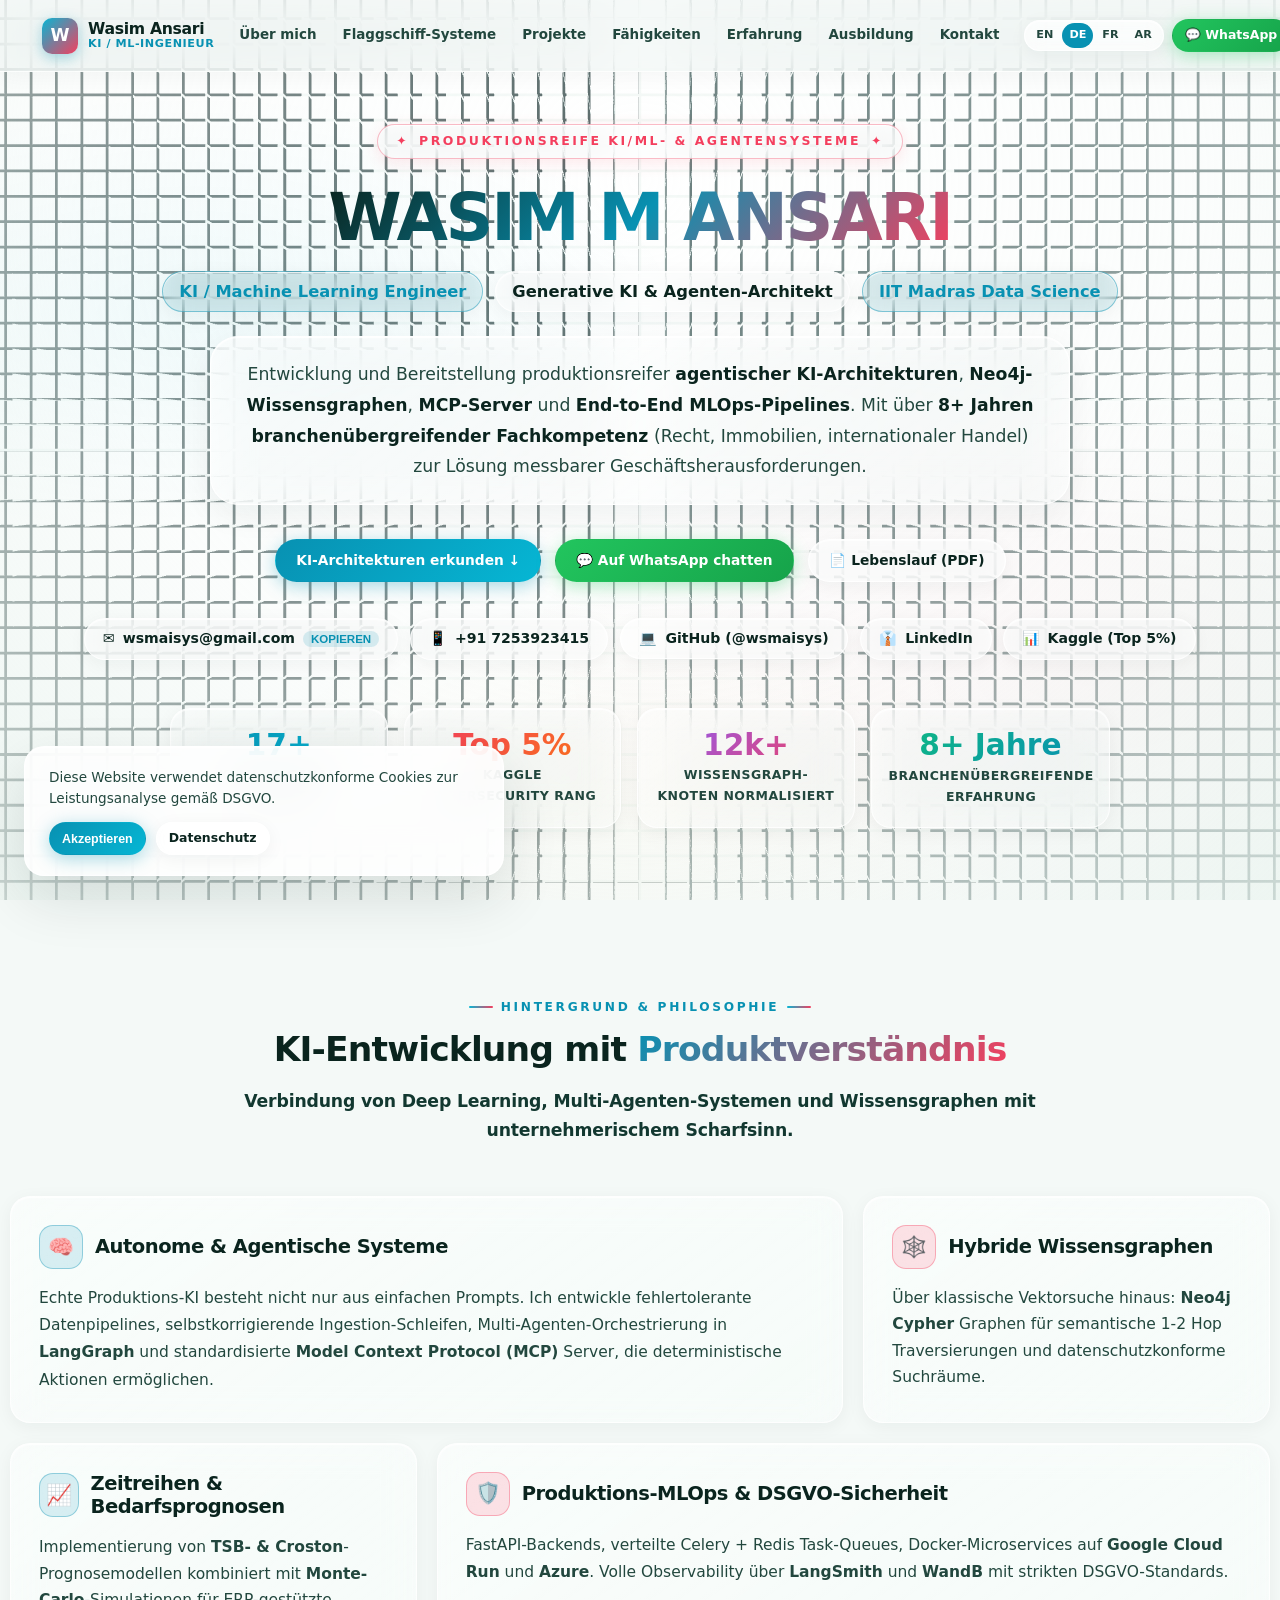
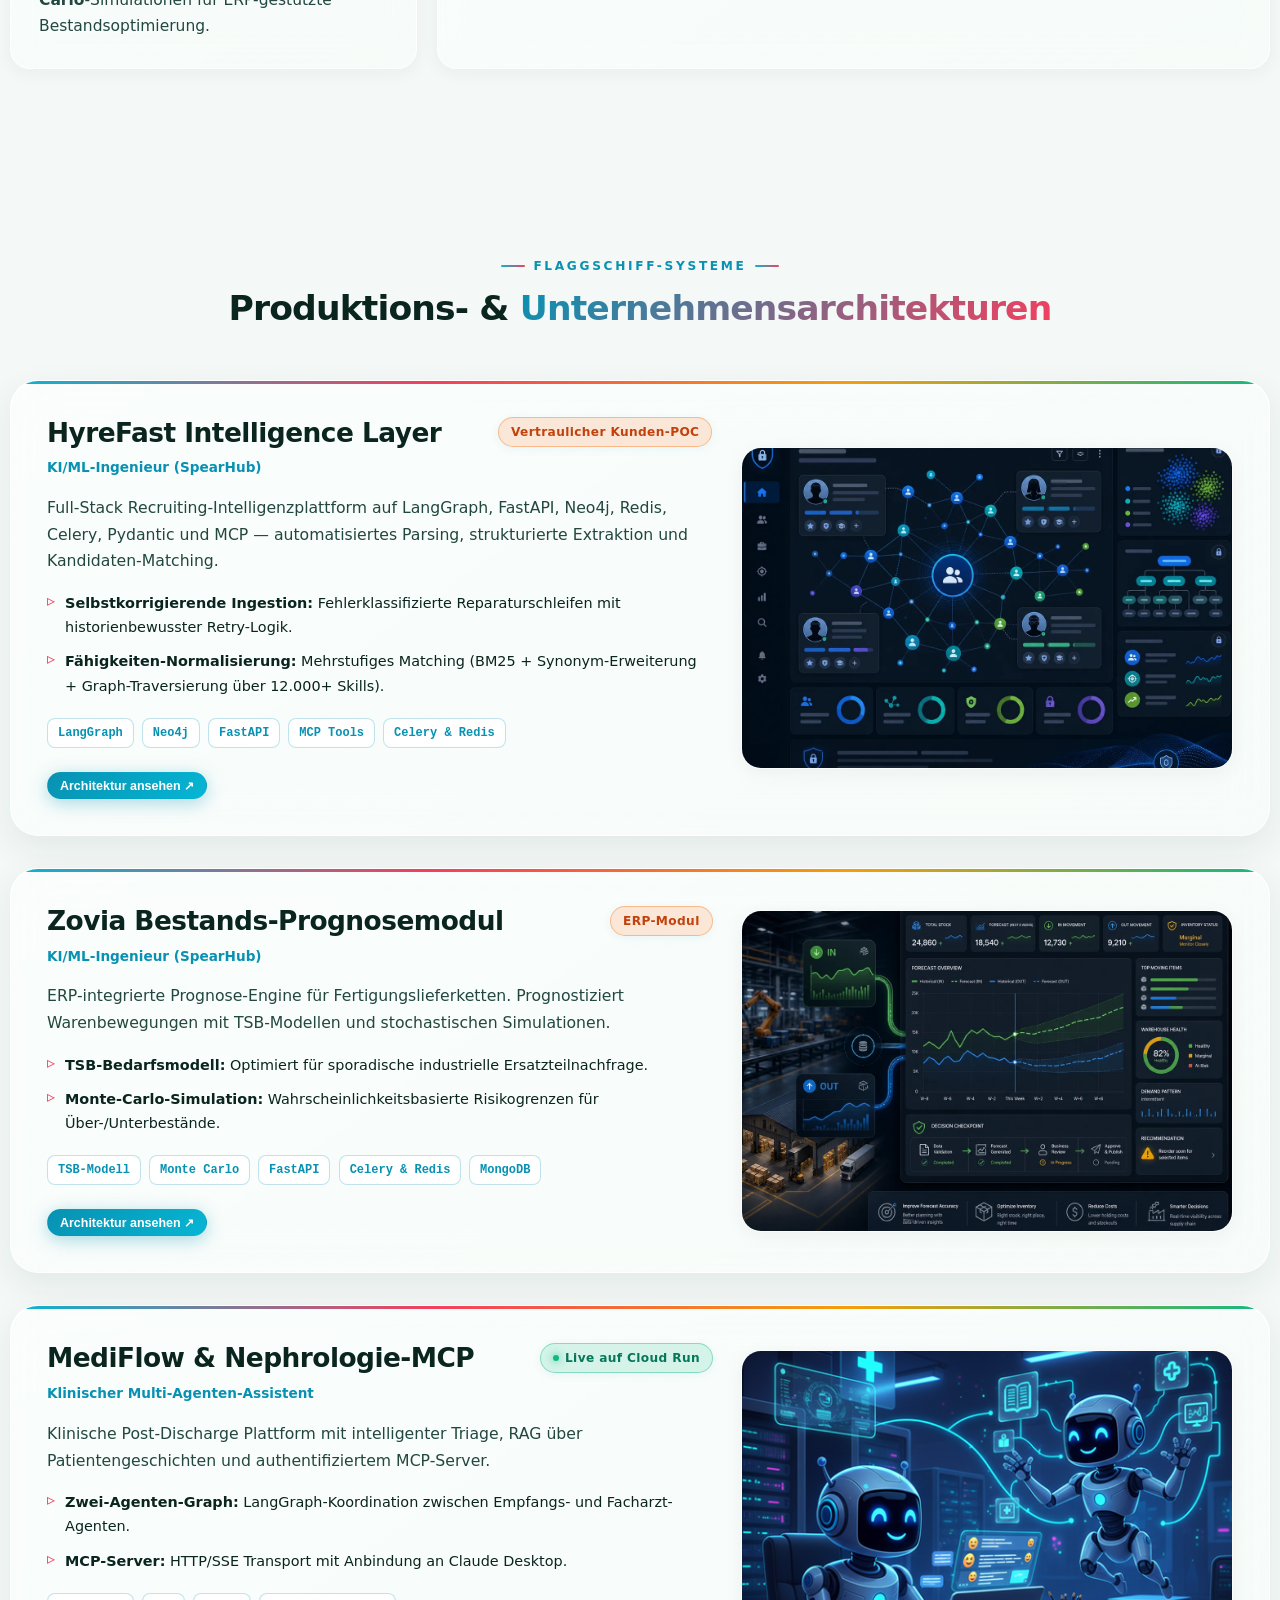
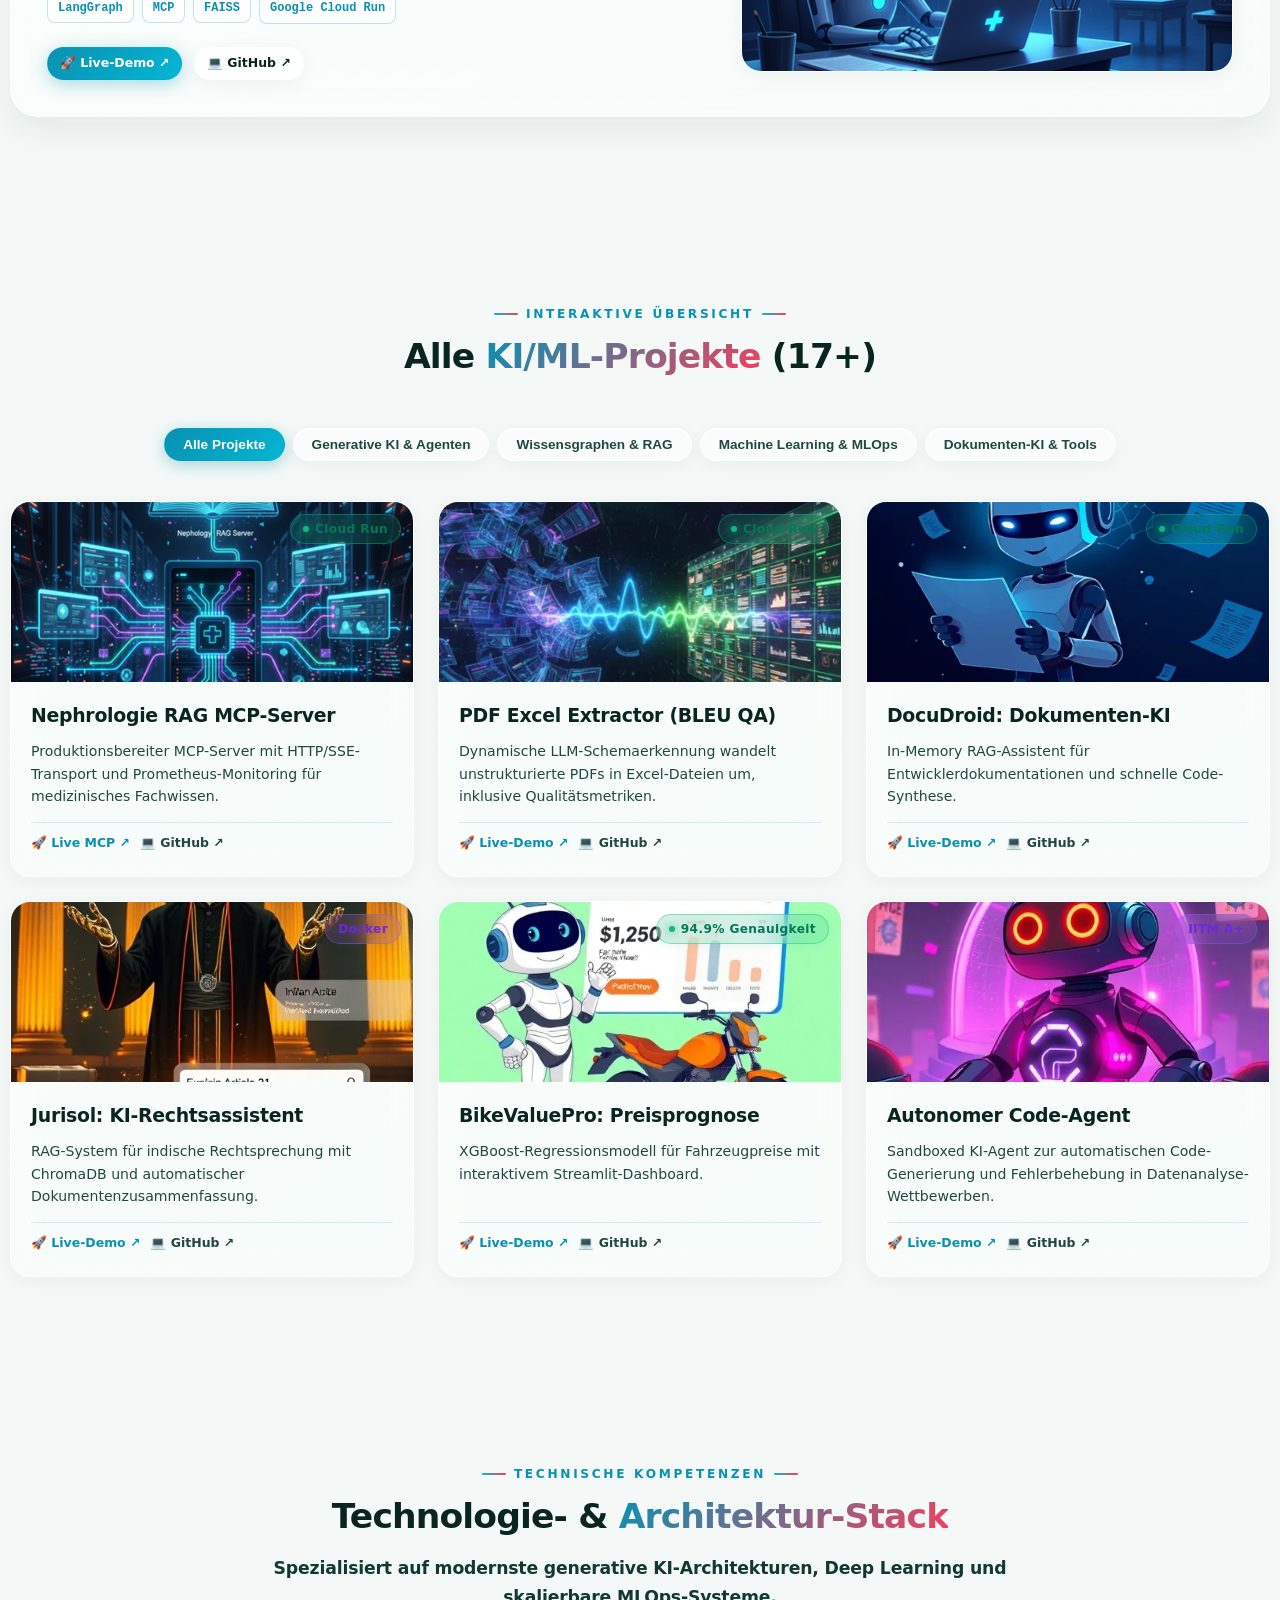
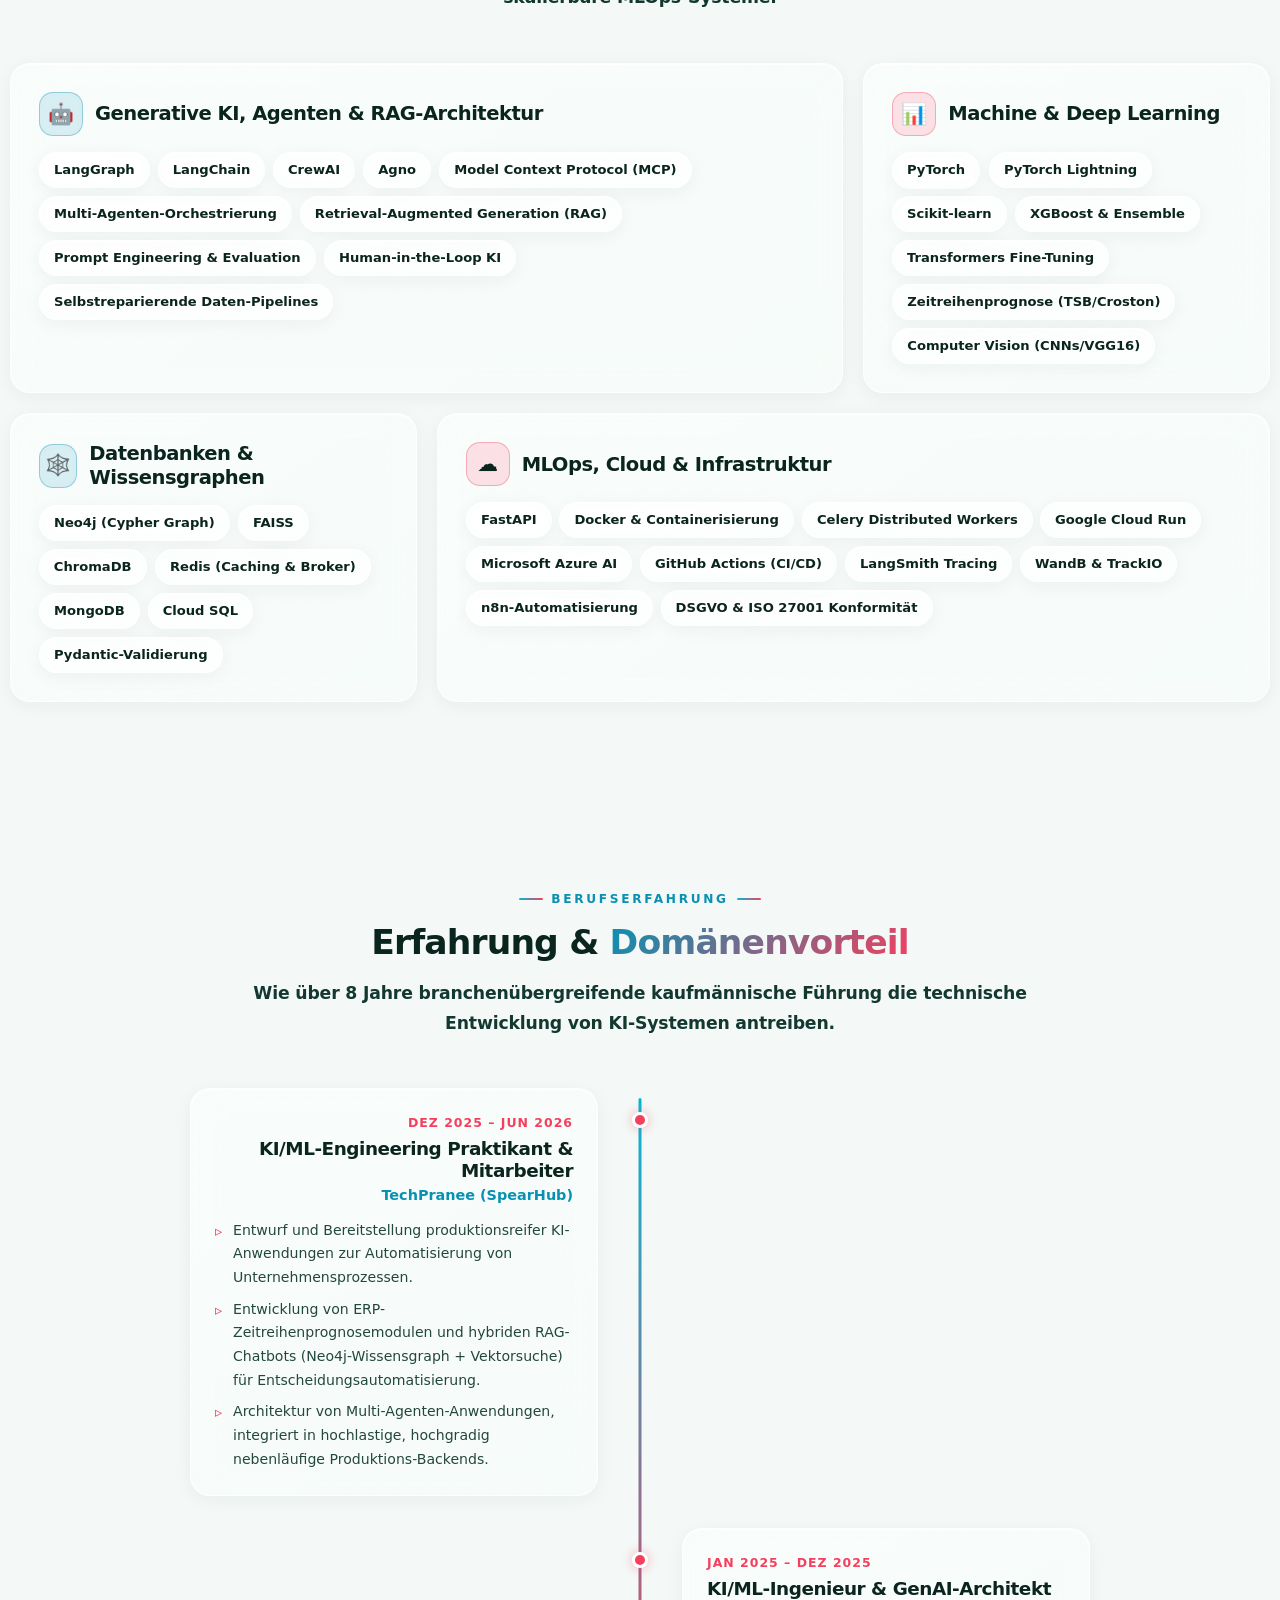
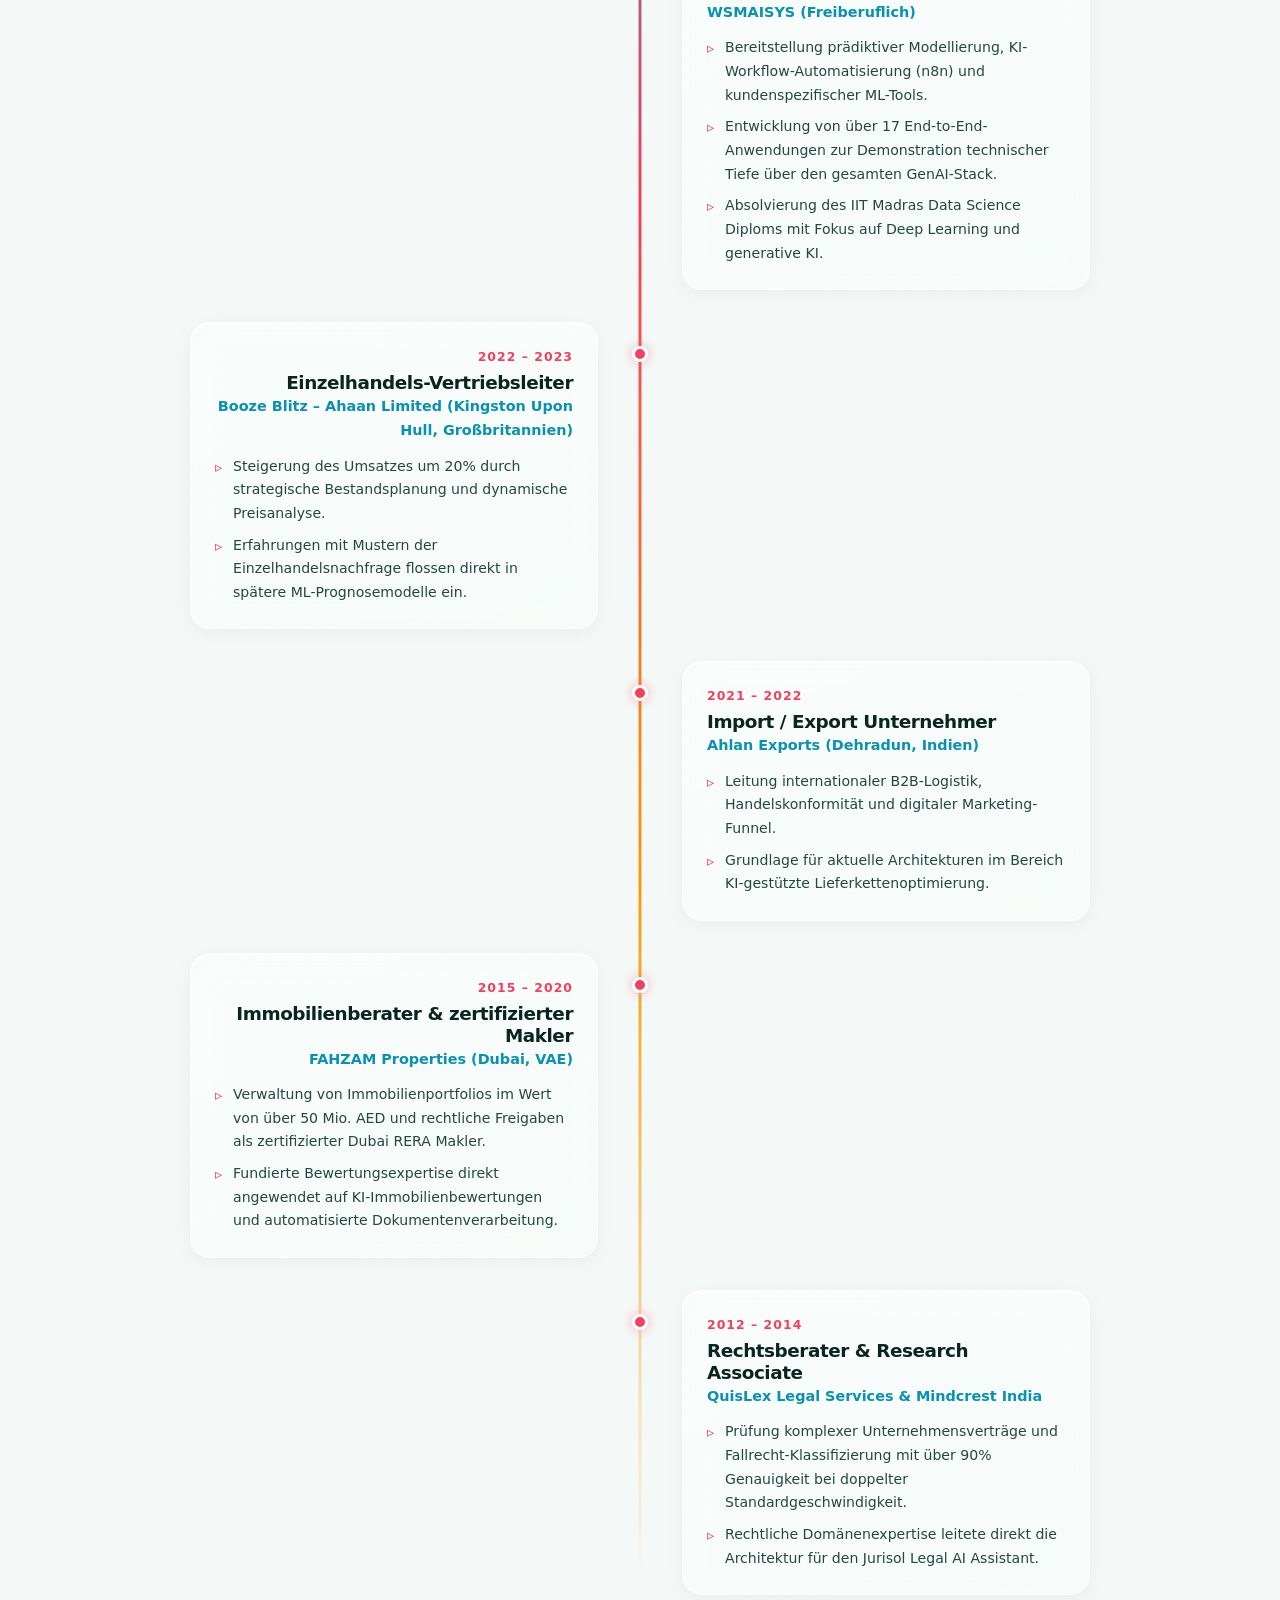
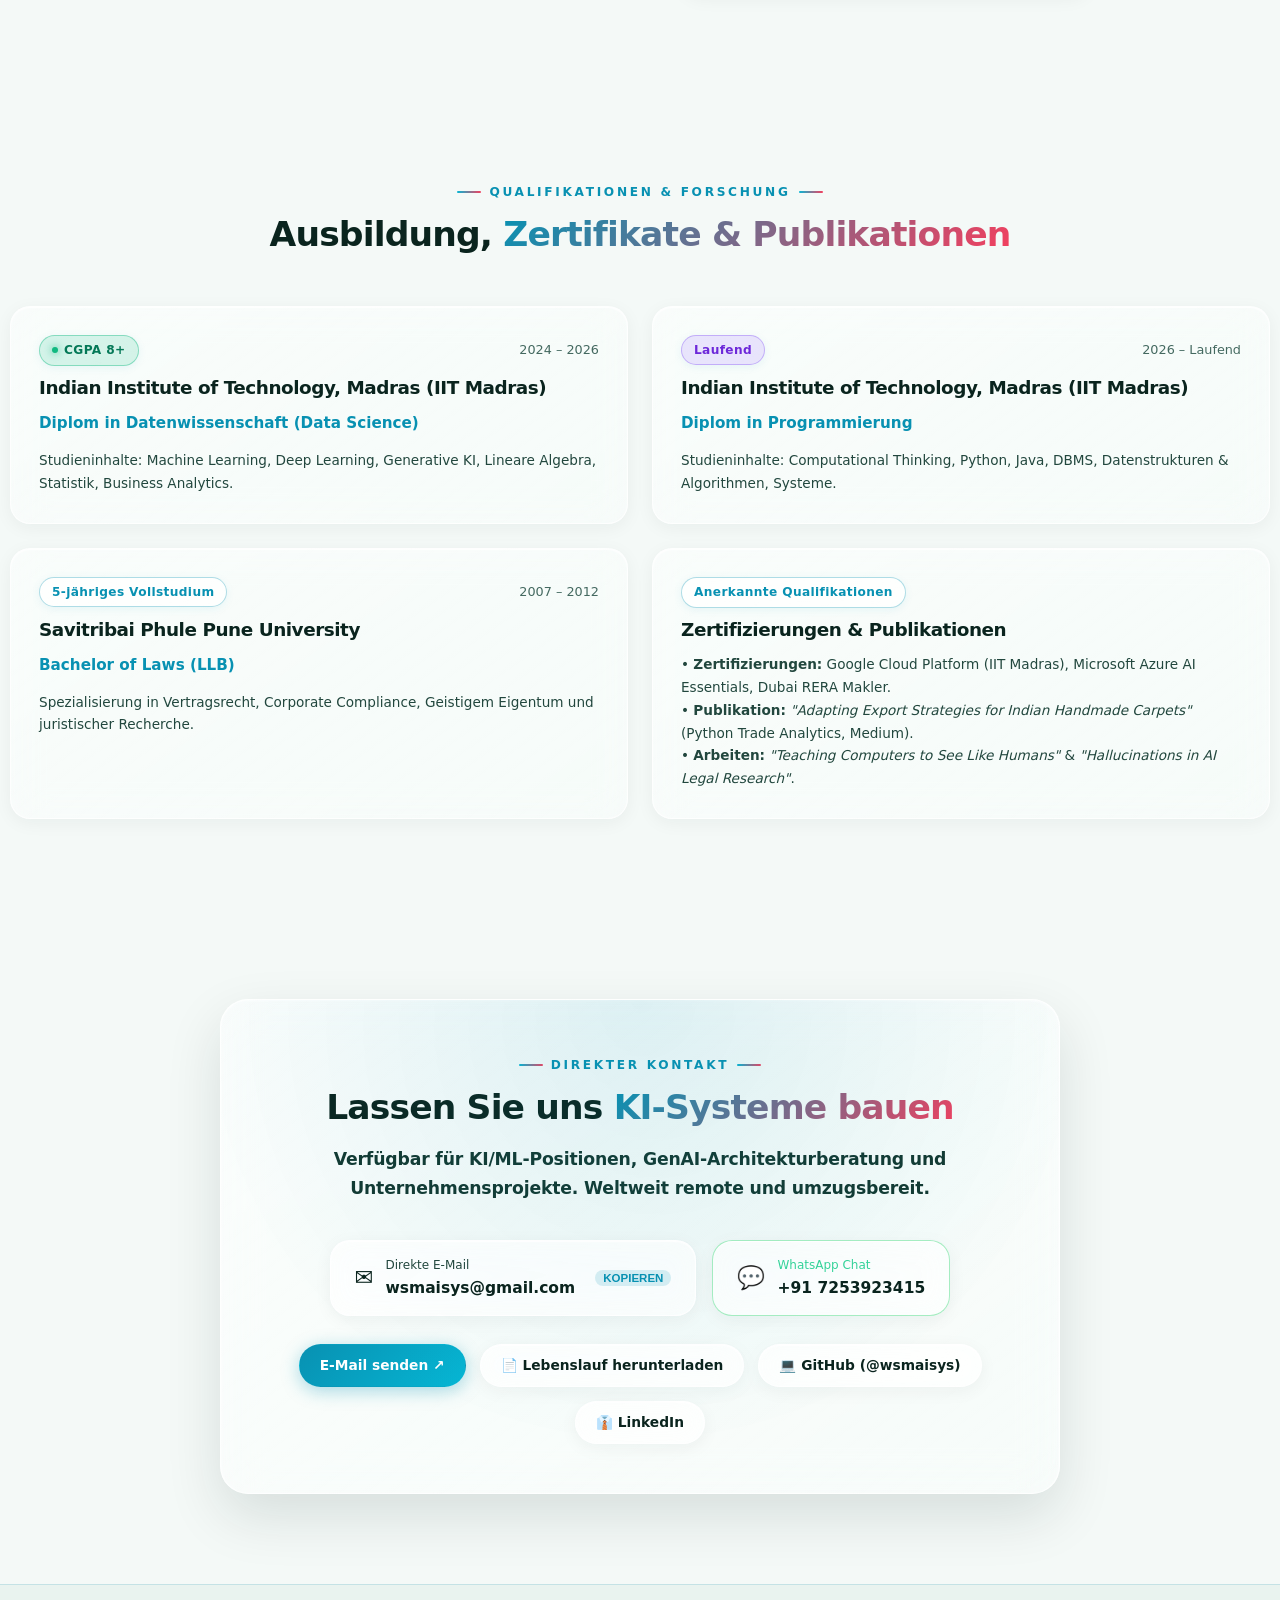
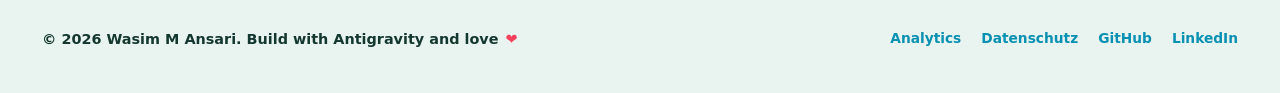
<file: index-de.html>
<!doctype html>
<html lang="de">
  <head>
    <meta charset="UTF-8" />
    <meta name="viewport" content="width=device-width, initial-scale=1.0" />
    <title>Wasim M Ansari | KI/ML-Ingenieur &amp; GenAI-Architekt</title>
    <meta
      name="description"
      content="Portfolio von Wasim M Ansari — KI/ML-Ingenieur und GenAI-Architekt spezialisiert auf agentische Systeme (LangGraph, MCP), RAG-Architekturen, Wissensgraphen (Neo4j), Zeitreihenprognosen und MLOps."
    />
    <meta
      name="keywords"
      content="KI Ingenieur, Machine Learning Engineer, GenAI Architekt, LangGraph, LangChain, MCP Server, Neo4j, Wissensgraphen, RAG Chatbots, FastAPI, Docker, IIT Madras, MLOps, Zeitreihenprognose"
    />
    <meta name="author" content="Wasim M Ansari" />
    <meta name="robots" content="index, follow" />
    <link rel="canonical" href="https://waseemmansari.github.io/index-de.html" />

    <!-- Multilingual Alternates -->
    <link rel="alternate" hreflang="en" href="https://waseemmansari.github.io/" />
    <link rel="alternate" hreflang="de" href="https://waseemmansari.github.io/index-de.html" />
    <link rel="alternate" hreflang="fr" href="https://waseemmansari.github.io/index-fr.html" />
    <link rel="alternate" hreflang="ar" href="https://waseemmansari.github.io/index-ar.html" />
    <link rel="alternate" hreflang="x-default" href="https://waseemmansari.github.io/" />

    <!-- Open Graph -->
    <meta property="og:type" content="profile" />
    <meta property="og:title" content="Wasim M Ansari | KI/ML-Ingenieur &amp; GenAI-Architekt" />
    <meta
      property="og:description"
      content="Produktionsbereite KI/ML-Systeme: LangGraph-Agenten, Neo4j-Wissensgraphen, MCP-Server und Cloud-ML-Pipelines."
    />
    <meta property="og:image" content="https://waseemmansari.github.io/images/Passport%20Photo.png" />
    <meta property="og:url" content="https://waseemmansari.github.io/index-de.html" />

    <!-- Favicon -->
    <link
      rel="icon"
      href="data:image/svg+xml,<svg xmlns='http://www.w3.org/2000/svg' viewBox='0 0 100 100'><rect width='100' height='100' rx='22' fill='%2300E0FF'/><text y='55%' x='50%' text-anchor='middle' dominant-baseline='central' fill='%23060813' font-family='system-ui,sans-serif' font-weight='900' font-size='60'>W</text></svg>"
    />

    <!-- Google tag (gtag.js) -->
    <script async src="https://www.googletagmanager.com/gtag/js?id=G-VM4LR2E38N"></script>
    <script>
      window.dataLayer = window.dataLayer || [];
      function gtag() { dataLayer.push(arguments); }
      gtag("js", new Date());
      gtag("config", "G-VM4LR2E38N");
    </script>

    <!-- Consolidated Design System -->
    <link rel="stylesheet" href="theme.css" />
  </head>
  <body>
    <!-- 3D Interactive Wavy Cubes WebGL Background -->
    <canvas id="bg-canvas" class="webgl" aria-hidden="true"></canvas>
    <div class="bg-overlay" aria-hidden="true"></div>

    <!-- Navigation Header -->
    <header class="navbar">
      <div class="container nav-container">
        <a href="#hero" class="nav-brand" aria-label="Wasim M Ansari Startseite">
          <div class="brand-symbol">W</div>
          <div class="brand-meta">
            <span class="brand-name">Wasim Ansari</span>
            <span class="brand-title">KI / ML-Ingenieur</span>
          </div>
        </a>

        <ul class="nav-menu" role="navigation">
          <li><a href="#about" class="nav-link">Über mich</a></li>
          <li><a href="#flagship" class="nav-link">Flaggschiff-Systeme</a></li>
          <li><a href="#projects" class="nav-link">Projekte</a></li>
          <li><a href="#skills" class="nav-link">Fähigkeiten</a></li>
          <li><a href="#experience" class="nav-link">Erfahrung</a></li>
          <li><a href="#education" class="nav-link">Ausbildung</a></li>
          <li><a href="#contact" class="nav-link">Kontakt</a></li>
        </ul>

        <div class="nav-actions">
          <div class="lang-selector" aria-label="Sprachauswahl">
            <a href="index.html" class="lang-btn">EN</a>
            <a href="index-de.html" class="lang-btn active">DE</a>
            <a href="index-fr.html" class="lang-btn">FR</a>
            <a href="index-ar.html" class="lang-btn">AR</a>
          </div>

          <a
            href="https://wa.me/917253923415?text=Hallo%20Wasim,%20ich%20habe%20Ihr%20KI-Portfolio%20gesehen%20und%20m%C3%B6chte%20Kontakt%20aufnehmen."
            target="_blank"
            rel="noopener noreferrer"
            class="btn btn-whatsapp btn-sm"
            aria-label="Direkte WhatsApp-Nachricht an Wasim"
          >
            <span>💬 WhatsApp</span>
          </a>

          <a href="#contact" class="btn btn-primary btn-sm">Kontaktieren</a>

          <button class="mobile-toggle" aria-label="Menü umschalten">
            <span></span>
            <span></span>
            <span></span>
          </button>
        </div>
      </div>
    </header>

    <!-- Mobile Drawer -->
    <div class="mobile-drawer" role="dialog" aria-modal="true">
      <a href="#about" class="nav-link">Über mich</a>
      <a href="#flagship" class="nav-link">Flaggschiff-Systeme</a>
      <a href="#projects" class="nav-link">Alle Projekte</a>
      <a href="#skills" class="nav-link">Fähigkeiten</a>
      <a href="#experience" class="nav-link">Erfahrung</a>
      <a href="#education" class="nav-link">Ausbildung</a>
      <a href="#contact" class="nav-link">Kontakt</a>
      <div style="margin-top: 20px; display: flex; gap: 10px; flex-direction: column;">
        <a
          href="https://wa.me/917253923415?text=Hallo%20Wasim,%20ich%20habe%20Ihr%20KI-Portfolio%20gesehen."
          target="_blank"
          rel="noopener noreferrer"
          class="btn btn-whatsapp"
        >
          <span>💬 WhatsApp: +91 7253923415</span>
        </a>
        <button class="btn btn-secondary" data-copy-email="wsmaisys@gmail.com">
          <span>📋 E-Mail kopieren (wsmaisys@gmail.com)</span>
        </button>
      </div>
    </div>

    <!-- Main Content Shell -->
    <main class="site-wrap">
      <!-- HERO SECTION -->
      <section id="hero" class="hero-section container">
        <div class="hero-eyebrow">
          <span>✦</span> PRODUKTIONSREIFE KI/ML- &amp; AGENTENSYSTEME <span>✦</span>
        </div>

        <h1 class="hero-title">WASIM M ANSARI</h1>

        <div class="hero-roles">
          <span class="hero-role-tag highlight">KI / Machine Learning Engineer</span>
          <span class="hero-role-tag">Generative KI &amp; Agenten-Architekt</span>
          <span class="hero-role-tag highlight">IIT Madras Data Science</span>
        </div>

        <div class="hero-tagline-container">
          <p style="margin: 0;">
            Entwicklung und Bereitstellung produktionsreifer <strong>agentischer KI-Architekturen</strong>, <strong>Neo4j-Wissensgraphen</strong>, <strong>MCP-Server</strong> und <strong>End-to-End MLOps-Pipelines</strong>. Mit über <strong>8+ Jahren branchenübergreifender Fachkompetenz</strong> (Recht, Immobilien, internationaler Handel) zur Lösung messbarer Geschäftsherausforderungen.
          </p>
        </div>

        <!-- CTAs -->
        <div class="hero-cta-group">
          <a href="#flagship" class="btn btn-primary">
            <span>KI-Architekturen erkunden ↓</span>
          </a>
          <a
            href="https://wa.me/917253923415?text=Hallo%20Wasim,%20ich%20habe%20Ihr%20Portfolio%20gesehen."
            target="_blank"
            rel="noopener noreferrer"
            class="btn btn-whatsapp"
          >
            <span>💬 Auf WhatsApp chatten</span>
          </a>
          <a
            href="Wasim-Ansari-Detailed-CV.pdf"
            download
            class="btn btn-secondary"
            aria-label="Lebenslauf herunterladen"
          >
            <span>📄 Lebenslauf (PDF)</span>
          </a>
        </div>

        <!-- Fast Contact Channel Pills -->
        <div class="contact-fast-pills">
          <div class="pill-contact">
            <span>✉️</span>
            <strong>wsmaisys@gmail.com</strong>
            <button class="pill-copy-btn" data-copy-email="wsmaisys@gmail.com" title="E-Mail kopieren">
              KOPIEREN
            </button>
          </div>
          <a
            href="https://wa.me/917253923415"
            target="_blank"
            rel="noopener noreferrer"
            class="pill-contact"
          >
            <span>📱</span> +91 7253923415
          </a>
          <a
            href="https://github.com/wsmaisys"
            target="_blank"
            rel="noopener noreferrer"
            class="pill-contact"
          >
            <span>💻</span> GitHub (@wsmaisys)
          </a>
          <a
            href="https://www.linkedin.com/in/wsmaisys"
            target="_blank"
            rel="noopener noreferrer"
            class="pill-contact"
          >
            <span>👔</span> LinkedIn
          </a>
          <a
            href="https://www.kaggle.com/wasimansari786"
            target="_blank"
            rel="noopener noreferrer"
            class="pill-contact"
          >
            <span>📊</span> Kaggle (Top 5%)
          </a>
        </div>

        <!-- Metrics Ticker -->
        <div class="metrics-ticker">
          <div class="metric-card">
            <div class="metric-num">17+</div>
            <div class="metric-label">KI/ML- &amp; GenAI-Projekte</div>
          </div>
          <div class="metric-card">
            <div class="metric-num">Top 5%</div>
            <div class="metric-label">Kaggle Cybersecurity Rang</div>
          </div>
          <div class="metric-card">
            <div class="metric-num">12k+</div>
            <div class="metric-label">Wissensgraph-Knoten normalisiert</div>
          </div>
          <div class="metric-card">
            <div class="metric-num">8+ Jahre</div>
            <div class="metric-label">Branchenübergreifende Erfahrung</div>
          </div>
        </div>
      </section>

      <!-- ABOUT & SUMMARY -->
      <section id="about" class="section container">
        <div class="section-head">
          <p class="section-kicker">Hintergrund &amp; Philosophie</p>
          <h2 class="section-title">KI-Entwicklung mit <span>Produktverständnis</span></h2>
          <p class="section-subtitle">
            Verbindung von Deep Learning, Multi-Agenten-Systemen und Wissensgraphen mit unternehmerischem Scharfsinn.
          </p>
        </div>

        <div class="bento-grid">
          <div class="bento-card bento-span-2">
            <div class="bento-icon-title">
              <div class="bento-icon">🧠</div>
              <h3 class="bento-title">Autonome &amp; Agentische Systeme</h3>
            </div>
            <p style="color: var(--text-muted); line-height: 1.75;">
              Echte Produktions-KI besteht nicht nur aus einfachen Prompts. Ich entwickle fehlertolerante Datenpipelines,
              selbstkorrigierende Ingestion-Schleifen, Multi-Agenten-Orchestrierung in <strong>LangGraph</strong> und
              standardisierte <strong>Model Context Protocol (MCP)</strong> Server, die deterministische Aktionen ermöglichen.
            </p>
          </div>

          <div class="bento-card">
            <div class="bento-icon-title">
              <div class="bento-icon purple">🕸️</div>
              <h3 class="bento-title">Hybride Wissensgraphen</h3>
            </div>
            <p style="color: var(--text-muted); line-height: 1.7;">
              Über klassische Vektorsuche hinaus: <strong>Neo4j Cypher</strong> Graphen für semantische 1-2 Hop Traversierungen
              und datenschutzkonforme Suchräume.
            </p>
          </div>

          <div class="bento-card">
            <div class="bento-icon-title">
              <div class="bento-icon">📈</div>
              <h3 class="bento-title">Zeitreihen &amp; Bedarfsprognosen</h3>
            </div>
            <p style="color: var(--text-muted); line-height: 1.7;">
              Implementierung von <strong>TSB- &amp; Croston</strong>-Prognosemodellen kombiniert mit
              <strong>Monte-Carlo</strong>-Simulationen für ERP-gestützte Bestandsoptimierung.
            </p>
          </div>

          <div class="bento-card bento-span-2">
            <div class="bento-icon-title">
              <div class="bento-icon purple">🛡️</div>
              <h3 class="bento-title">Produktions-MLOps &amp; DSGVO-Sicherheit</h3>
            </div>
            <p style="color: var(--text-muted); line-height: 1.75;">
              FastAPI-Backends, verteilte Celery + Redis Task-Queues, Docker-Microservices auf <strong>Google Cloud Run</strong> und <strong>Azure</strong>.
              Volle Observability über <strong>LangSmith</strong> und <strong>WandB</strong> mit strikten DSGVO-Standards.
            </p>
          </div>
        </div>
      </section>

      <!-- FLAGSHIP SYSTEMS -->
      <section id="flagship" class="section container">
        <div class="section-head">
          <p class="section-kicker">Flaggschiff-Systeme</p>
          <h2 class="section-title">Produktions- &amp; <span>Unternehmensarchitekturen</span></h2>
        </div>

        <div class="flagship-grid">
          <!-- HyreFast -->
          <article class="flagship-card">
            <div class="flagship-info">
              <div class="flagship-header">
                <div class="flagship-title-row">
                  <h3 class="flagship-title">HyreFast Intelligence Layer</h3>
                  <span class="badge badge-confidential">Vertraulicher Kunden-POC</span>
                </div>
                <div class="flagship-role">KI/ML-Ingenieur (SpearHub)</div>
              </div>
              <p class="flagship-desc">
                Full-Stack Recruiting-Intelligenzplattform auf LangGraph, FastAPI, Neo4j, Redis, Celery, Pydantic und MCP — automatisiertes Parsing, strukturierte Extraktion und Kandidaten-Matching.
              </p>
              <div class="arch-highlights">
                <div class="arch-item">
                  <span class="arch-icon">▹</span>
                  <span><strong>Selbstkorrigierende Ingestion:</strong> Fehlerklassifizierte Reparaturschleifen mit historienbewusster Retry-Logik.</span>
                </div>
                <div class="arch-item">
                  <span class="arch-icon">▹</span>
                  <span><strong>Fähigkeiten-Normalisierung:</strong> Mehrstufiges Matching (BM25 + Synonym-Erweiterung + Graph-Traversierung über 12.000+ Skills).</span>
                </div>
              </div>
              <div class="tech-tag-group">
                <span class="tech-tag">LangGraph</span>
                <span class="tech-tag">Neo4j</span>
                <span class="tech-tag">FastAPI</span>
                <span class="tech-tag">MCP Tools</span>
                <span class="tech-tag">Celery &amp; Redis</span>
              </div>
              <div style="display: flex; gap: 12px; margin-top: 8px;">
                <button class="btn btn-primary btn-sm" data-arch-modal="hyrefast">Architektur ansehen ↗</button>
              </div>
            </div>
            <div class="flagship-media">
              <picture><source srcset="images/hyrefast-confidential-recruiting-graph.webp" type="image/webp"><img src="images/hyrefast-confidential-recruiting-graph.png" loading="lazy" decoding="async" /></picture>
            </div>
          </article>

          <!-- Zovia -->
          <article class="flagship-card">
            <div class="flagship-info">
              <div class="flagship-header">
                <div class="flagship-title-row">
                  <h3 class="flagship-title">Zovia Bestands-Prognosemodul</h3>
                  <span class="badge badge-confidential">ERP-Modul</span>
                </div>
                <div class="flagship-role">KI/ML-Ingenieur (SpearHub)</div>
              </div>
              <p class="flagship-desc">
                ERP-integrierte Prognose-Engine für Fertigungslieferketten. Prognostiziert Warenbewegungen mit TSB-Modellen und stochastischen Simulationen.
              </p>
              <div class="arch-highlights">
                <div class="arch-item">
                  <span class="arch-icon">▹</span>
                  <span><strong>TSB-Bedarfsmodell:</strong> Optimiert für sporadische industrielle Ersatzteilnachfrage.</span>
                </div>
                <div class="arch-item">
                  <span class="arch-icon">▹</span>
                  <span><strong>Monte-Carlo-Simulation:</strong> Wahrscheinlichkeitsbasierte Risikogrenzen für Über-/Unterbestände.</span>
                </div>
              </div>
              <div class="tech-tag-group">
                <span class="tech-tag">TSB-Modell</span>
                <span class="tech-tag">Monte Carlo</span>
                <span class="tech-tag">FastAPI</span>
                <span class="tech-tag">Celery &amp; Redis</span>
                <span class="tech-tag">MongoDB</span>
              </div>
              <div style="display: flex; gap: 12px; margin-top: 8px;">
                <button class="btn btn-primary btn-sm" data-arch-modal="zovia">Architektur ansehen ↗</button>
              </div>
            </div>
            <div class="flagship-media">
              <picture><source srcset="images/zovia-inventory-forecasting-system.webp" type="image/webp"><img src="images/zovia-inventory-forecasting-system.png" loading="lazy" decoding="async" /></picture>
            </div>
          </article>

          <!-- MediFlow -->
          <article class="flagship-card">
            <div class="flagship-info">
              <div class="flagship-header">
                <div class="flagship-title-row">
                  <h3 class="flagship-title">MediFlow &amp; Nephrologie-MCP</h3>
                  <span class="badge badge-live">Live auf Cloud Run</span>
                </div>
                <div class="flagship-role">Klinischer Multi-Agenten-Assistent</div>
              </div>
              <p class="flagship-desc">
                Klinische Post-Discharge Plattform mit intelligenter Triage, RAG über Patientengeschichten und authentifiziertem MCP-Server.
              </p>
              <div class="arch-highlights">
                <div class="arch-item">
                  <span class="arch-icon">▹</span>
                  <span><strong>Zwei-Agenten-Graph:</strong> LangGraph-Koordination zwischen Empfangs- und Facharzt-Agenten.</span>
                </div>
                <div class="arch-item">
                  <span class="arch-icon">▹</span>
                  <span><strong>MCP-Server:</strong> HTTP/SSE Transport mit Anbindung an Claude Desktop.</span>
                </div>
              </div>
              <div class="tech-tag-group">
                <span class="tech-tag">LangGraph</span>
                <span class="tech-tag">MCP</span>
                <span class="tech-tag">FAISS</span>
                <span class="tech-tag">Google Cloud Run</span>
              </div>
              <div style="display: flex; gap: 12px; margin-top: 8px; flex-wrap: wrap;">
                <a href="https://mediflow-ai-medical-assistant-785629432566.us-central1.run.app/" target="_blank" rel="noopener noreferrer" class="btn btn-primary btn-sm">🚀 Live-Demo ↗</a>
                <a href="https://github.com/wsmaisys/MediFlow-Post-Discharge-Medical-AI-Assistant" target="_blank" rel="noopener noreferrer" class="btn btn-secondary btn-sm">💻 GitHub ↗</a>
              </div>
            </div>
            <div class="flagship-media">
              <picture><source srcset="images/MediFlow-Multi Agent.webp" type="image/webp"><img src="images/MediFlow-Multi Agent.png" loading="lazy" decoding="async" /></picture>
            </div>
          </article>
        </div>
      </section>

      <!-- ALL PROJECTS -->
      <section id="projects" class="section container">
        <div class="section-head">
          <p class="section-kicker">Interaktive Übersicht</p>
          <h2 class="section-title">Alle <span>KI/ML-Projekte</span> (17+)</h2>
        </div>

        <div class="filter-tabs" role="tablist">
          <button class="filter-btn active" data-filter="all">Alle Projekte</button>
          <button class="filter-btn" data-filter="agents">Generative KI &amp; Agenten</button>
          <button class="filter-btn" data-filter="graphs">Wissensgraphen &amp; RAG</button>
          <button class="filter-btn" data-filter="mlops">Machine Learning &amp; MLOps</button>
          <button class="filter-btn" data-filter="tools">Dokumenten-KI &amp; Tools</button>
        </div>

        <div class="projects-grid">
          <!-- Nephrology MCP -->
          <article class="project-card" data-category="agents graphs">
            <div class="project-thumb">
              <picture><source srcset="images/Nephrology MCP server tool.webp" type="image/webp"><img src="images/Nephrology MCP server tool.png" loading="lazy" decoding="async" /></picture>
              <div class="project-badge-float"><span class="badge badge-live">Cloud Run</span></div>
            </div>
            <div class="project-content">
              <h3 class="project-title">Nephrologie RAG MCP-Server</h3>
              <p class="project-desc">Produktionsbereiter MCP-Server mit HTTP/SSE-Transport und Prometheus-Monitoring für medizinisches Fachwissen.</p>
              <div class="project-footer">
                <div class="project-links">
                  <a href="https://nephrology-rag-mcp-tool-785629432566.us-central1.run.app/mcp" target="_blank" rel="noopener noreferrer" class="link-btn link-btn-accent">🚀 Live MCP ↗</a>
                  <a href="https://github.com/wsmaisys/Nephrology-RAG-MCP-tool" target="_blank" rel="noopener noreferrer" class="link-btn">💻 GitHub ↗</a>
                </div>
              </div>
            </div>
          </article>

          <!-- PDF Excel Extractor -->
          <article class="project-card" data-category="tools agents">
            <div class="project-thumb">
              <picture><source srcset="images/pdf-excel-generator.webp" type="image/webp"><img src="images/pdf-excel-generator.png" loading="lazy" decoding="async" /></picture>
              <div class="project-badge-float"><span class="badge badge-live">Cloud Run</span></div>
            </div>
            <div class="project-content">
              <h3 class="project-title">PDF Excel Extractor (BLEU QA)</h3>
              <p class="project-desc">Dynamische LLM-Schemaerkennung wandelt unstrukturierte PDFs in Excel-Dateien um, inklusive Qualitätsmetriken.</p>
              <div class="project-footer">
                <div class="project-links">
                  <a href="https://pdf-excel-extractor-319169836562.us-central1.run.app/" target="_blank" rel="noopener noreferrer" class="link-btn link-btn-accent">🚀 Live-Demo ↗</a>
                  <a href="https://github.com/wsmaisys/pdf-excel-extractor" target="_blank" rel="noopener noreferrer" class="link-btn">💻 GitHub ↗</a>
                </div>
              </div>
            </div>
          </article>

          <!-- DocuDroid -->
          <article class="project-card" data-category="graphs tools">
            <div class="project-thumb">
              <picture><source srcset="images/DocuDroid.webp" type="image/webp"><img src="images/DocuDroid.png" loading="lazy" decoding="async" /></picture>
              <div class="project-badge-float"><span class="badge badge-live">Cloud Run</span></div>
            </div>
            <div class="project-content">
              <h3 class="project-title">DocuDroid: Dokumenten-KI</h3>
              <p class="project-desc">In-Memory RAG-Assistent für Entwicklerdokumentationen und schnelle Code-Synthese.</p>
              <div class="project-footer">
                <div class="project-links">
                  <a href="https://docudroid-114168985695.us-central1.run.app/" target="_blank" rel="noopener noreferrer" class="link-btn link-btn-accent">🚀 Live-Demo ↗</a>
                  <a href="https://github.com/wsmaisys/DocuDroid" target="_blank" rel="noopener noreferrer" class="link-btn">💻 GitHub ↗</a>
                </div>
              </div>
            </div>
          </article>

          <!-- Jurisol -->
          <article class="project-card" data-category="graphs agents">
            <div class="project-thumb">
              <picture><source srcset="images/Jurisol.webp" type="image/webp"><img src="images/Jurisol.png" loading="lazy" decoding="async" /></picture>
              <div class="project-badge-float"><span class="badge badge-purple">Docker</span></div>
            </div>
            <div class="project-content">
              <h3 class="project-title">Jurisol: KI-Rechtsassistent</h3>
              <p class="project-desc">RAG-System für indische Rechtsprechung mit ChromaDB und automatischer Dokumentenzusammenfassung.</p>
              <div class="project-footer">
                <div class="project-links">
                  <a href="https://jurisol-legal-assistant-rag.onrender.com" target="_blank" rel="noopener noreferrer" class="link-btn link-btn-accent">🚀 Live-Demo ↗</a>
                  <a href="https://github.com/wsmaisys/Jurisol-legal-assistant-RAG" target="_blank" rel="noopener noreferrer" class="link-btn">💻 GitHub ↗</a>
                </div>
              </div>
            </div>
          </article>

          <!-- BikeValuePro -->
          <article class="project-card" data-category="mlops">
            <div class="project-thumb">
              <picture><source srcset="images/bikevaluepro.webp" type="image/webp"><img src="images/bikevaluepro.png" loading="lazy" decoding="async" /></picture>
              <div class="project-badge-float"><span class="badge badge-live">94.9% Genauigkeit</span></div>
            </div>
            <div class="project-content">
              <h3 class="project-title">BikeValuePro: Preisprognose</h3>
              <p class="project-desc">XGBoost-Regressionsmodell für Fahrzeugpreise mit interaktivem Streamlit-Dashboard.</p>
              <div class="project-footer">
                <div class="project-links">
                  <a href="https://usedbike-price-predictor-mlmodel.onrender.com/" target="_blank" rel="noopener noreferrer" class="link-btn link-btn-accent">🚀 Live-Demo ↗</a>
                  <a href="https://github.com/wsmaisys/usedbike_price_predictor_mlmodel" target="_blank" rel="noopener noreferrer" class="link-btn">💻 GitHub ↗</a>
                </div>
              </div>
            </div>
          </article>

          <!-- Code Agent -->
          <article class="project-card" data-category="agents tools">
            <div class="project-thumb">
              <picture><source srcset="images/assignment-solver.webp" type="image/webp"><img src="images/assignment-solver.png" loading="lazy" decoding="async" /></picture>
              <div class="project-badge-float"><span class="badge badge-purple">IITM A+</span></div>
            </div>
            <div class="project-content">
              <h3 class="project-title">Autonomer Code-Agent</h3>
              <p class="project-desc">Sandboxed KI-Agent zur automatischen Code-Generierung und Fehlerbehebung in Datenanalyse-Wettbewerben.</p>
              <div class="project-footer">
                <div class="project-links">
                  <a href="https://assignment-solving-agent.onrender.com/" target="_blank" rel="noopener noreferrer" class="link-btn link-btn-accent">🚀 Live-Demo ↗</a>
                  <a href="https://github.com/wsmaisys/Assignment_Solving_Agent" target="_blank" rel="noopener noreferrer" class="link-btn">💻 GitHub ↗</a>
                </div>
              </div>
            </div>
          </article>
        </div>
      </section>

      <!-- TECHNICAL COMPETENCIES (BENTO GRID) -->
      <section id="skills" class="section container">
        <div class="section-head">
          <p class="section-kicker">Technische Kompetenzen</p>
          <h2 class="section-title">Technologie- &amp; <span>Architektur-Stack</span></h2>
          <p class="section-subtitle">
            Spezialisiert auf modernste generative KI-Architekturen, Deep Learning und skalierbare MLOps-Systeme.
          </p>
        </div>

        <div class="bento-grid">
          <!-- 1. Agentic AI & RAG -->
          <div class="bento-card bento-span-2">
            <div class="bento-icon-title">
              <div class="bento-icon">🤖</div>
              <h3 class="bento-title">Generative KI, Agenten &amp; RAG-Architektur</h3>
            </div>
            <div class="skill-pills-wrap">
              <span class="skill-pill">LangGraph</span>
              <span class="skill-pill">LangChain</span>
              <span class="skill-pill">CrewAI</span>
              <span class="skill-pill">Agno</span>
              <span class="skill-pill">Model Context Protocol (MCP)</span>
              <span class="skill-pill">Multi-Agenten-Orchestrierung</span>
              <span class="skill-pill">Retrieval-Augmented Generation (RAG)</span>
              <span class="skill-pill">Prompt Engineering &amp; Evaluation</span>
              <span class="skill-pill">Human-in-the-Loop KI</span>
              <span class="skill-pill">Selbstreparierende Daten-Pipelines</span>
            </div>
          </div>

          <!-- 2. ML & Deep Learning -->
          <div class="bento-card">
            <div class="bento-icon-title">
              <div class="bento-icon purple">📊</div>
              <h3 class="bento-title">Machine &amp; Deep Learning</h3>
            </div>
            <div class="skill-pills-wrap">
              <span class="skill-pill">PyTorch</span>
              <span class="skill-pill">PyTorch Lightning</span>
              <span class="skill-pill">Scikit-learn</span>
              <span class="skill-pill">XGBoost &amp; Ensemble</span>
              <span class="skill-pill">Transformers Fine-Tuning</span>
              <span class="skill-pill">Zeitreihenprognose (TSB/Croston)</span>
              <span class="skill-pill">Computer Vision (CNNs/VGG16)</span>
            </div>
          </div>

          <!-- 3. Knowledge Graphs & Databases -->
          <div class="bento-card">
            <div class="bento-icon-title">
              <div class="bento-icon">🕸️</div>
              <h3 class="bento-title">Datenbanken &amp; Wissensgraphen</h3>
            </div>
            <div class="skill-pills-wrap">
              <span class="skill-pill">Neo4j (Cypher Graph)</span>
              <span class="skill-pill">FAISS</span>
              <span class="skill-pill">ChromaDB</span>
              <span class="skill-pill">Redis (Caching &amp; Broker)</span>
              <span class="skill-pill">MongoDB</span>
              <span class="skill-pill">Cloud SQL</span>
              <span class="skill-pill">Pydantic-Validierung</span>
            </div>
          </div>

          <!-- 4. MLOps, Cloud & Infrastructure -->
          <div class="bento-card bento-span-2">
            <div class="bento-icon-title">
              <div class="bento-icon purple">☁️</div>
              <h3 class="bento-title">MLOps, Cloud &amp; Infrastruktur</h3>
            </div>
            <div class="skill-pills-wrap">
              <span class="skill-pill">FastAPI</span>
              <span class="skill-pill">Docker &amp; Containerisierung</span>
              <span class="skill-pill">Celery Distributed Workers</span>
              <span class="skill-pill">Google Cloud Run</span>
              <span class="skill-pill">Microsoft Azure AI</span>
              <span class="skill-pill">GitHub Actions (CI/CD)</span>
              <span class="skill-pill">LangSmith Tracing</span>
              <span class="skill-pill">WandB &amp; TrackIO</span>
              <span class="skill-pill">n8n-Automatisierung</span>
              <span class="skill-pill">DSGVO &amp; ISO 27001 Konformität</span>
            </div>
          </div>
        </div>
      </section>

      <!-- CAREER TIMELINE & DOMAIN ADVANTAGE -->
      <section id="experience" class="section container">
        <div class="section-head">
          <p class="section-kicker">Berufserfahrung</p>
          <h2 class="section-title">Erfahrung &amp; <span>Domänenvorteil</span></h2>
          <p class="section-subtitle">
            Wie über 8 Jahre branchenübergreifende kaufmännische Führung die technische Entwicklung von KI-Systemen antreiben.
          </p>
        </div>

        <div class="timeline">
          <!-- 1. TechPranee SpearHub -->
          <div class="timeline-item left">
            <div class="timeline-dot"></div>
            <div class="timeline-card">
              <div class="timeline-date">Dez 2025 – Jun 2026</div>
              <h3 class="timeline-role">KI/ML-Engineering Praktikant &amp; Mitarbeiter</h3>
              <div class="timeline-org">TechPranee (SpearHub)</div>
              <ul class="timeline-bullets">
                <li>Entwurf und Bereitstellung produktionsreifer KI-Anwendungen zur Automatisierung von Unternehmensprozessen.</li>
                <li>Entwicklung von ERP-Zeitreihenprognosemodulen und hybriden RAG-Chatbots (Neo4j-Wissensgraph + Vektorsuche) für Entscheidungsautomatisierung.</li>
                <li>Architektur von Multi-Agenten-Anwendungen, integriert in hochlastige, hochgradig nebenläufige Produktions-Backends.</li>
              </ul>
            </div>
          </div>

          <!-- 2. WSMAISYS -->
          <div class="timeline-item right">
            <div class="timeline-dot"></div>
            <div class="timeline-card">
              <div class="timeline-date">Jan 2025 – Dez 2025</div>
              <h3 class="timeline-role">KI/ML-Ingenieur &amp; GenAI-Architekt</h3>
              <div class="timeline-org">WSMAISYS (Freiberuflich)</div>
              <ul class="timeline-bullets">
                <li>Bereitstellung prädiktiver Modellierung, KI-Workflow-Automatisierung (n8n) und kundenspezifischer ML-Tools.</li>
                <li>Entwicklung von über 17 End-to-End-Anwendungen zur Demonstration technischer Tiefe über den gesamten GenAI-Stack.</li>
                <li>Absolvierung des IIT Madras Data Science Diploms mit Fokus auf Deep Learning und generative KI.</li>
              </ul>
            </div>
          </div>

          <!-- 3. Domain Advantage: Retail & Pricing -->
          <div class="timeline-item left">
            <div class="timeline-dot"></div>
            <div class="timeline-card">
              <div class="timeline-date">2022 – 2023</div>
              <h3 class="timeline-role">Einzelhandels-Vertriebsleiter</h3>
              <div class="timeline-org">Booze Blitz – Ahaan Limited (Kingston Upon Hull, Großbritannien)</div>
              <ul class="timeline-bullets">
                <li>Steigerung des Umsatzes um 20% durch strategische Bestandsplanung und dynamische Preisanalyse.</li>
                <li>Erfahrungen mit Mustern der Einzelhandelsnachfrage flossen direkt in spätere ML-Prognosemodelle ein.</li>
              </ul>
            </div>
          </div>

          <!-- 4. Domain Advantage: Global Trade -->
          <div class="timeline-item right">
            <div class="timeline-dot"></div>
            <div class="timeline-card">
              <div class="timeline-date">2021 – 2022</div>
              <h3 class="timeline-role">Import / Export Unternehmer</h3>
              <div class="timeline-org">Ahlan Exports (Dehradun, Indien)</div>
              <ul class="timeline-bullets">
                <li>Leitung internationaler B2B-Logistik, Handelskonformität und digitaler Marketing-Funnel.</li>
                <li>Grundlage für aktuelle Architekturen im Bereich KI-gestützte Lieferkettenoptimierung.</li>
              </ul>
            </div>
          </div>

          <!-- 5. Domain Advantage: Real Estate Consultant -->
          <div class="timeline-item left">
            <div class="timeline-dot"></div>
            <div class="timeline-card">
              <div class="timeline-date">2015 – 2020</div>
              <h3 class="timeline-role">Immobilienberater &amp; zertifizierter Makler</h3>
              <div class="timeline-org">FAHZAM Properties (Dubai, VAE)</div>
              <ul class="timeline-bullets">
                <li>Verwaltung von Immobilienportfolios im Wert von über 50 Mio. AED und rechtliche Freigaben als zertifizierter Dubai RERA Makler.</li>
                <li>Fundierte Bewertungsexpertise direkt angewendet auf KI-Immobilienbewertungen und automatisierte Dokumentenverarbeitung.</li>
              </ul>
            </div>
          </div>

          <!-- 6. Domain Advantage: Legal Associate -->
          <div class="timeline-item right">
            <div class="timeline-dot"></div>
            <div class="timeline-card">
              <div class="timeline-date">2012 – 2014</div>
              <h3 class="timeline-role">Rechtsberater &amp; Research Associate</h3>
              <div class="timeline-org">QuisLex Legal Services &amp; Mindcrest India</div>
              <ul class="timeline-bullets">
                <li>Prüfung komplexer Unternehmensverträge und Fallrecht-Klassifizierung mit über 90% Genauigkeit bei doppelter Standardgeschwindigkeit.</li>
                <li>Rechtliche Domänenexpertise leitete direkt die Architektur für den Jurisol Legal AI Assistant.</li>
              </ul>
            </div>
          </div>
        </div>
      </section>

      <!-- EDUCATION, CERTS & PUBLICATIONS -->
      <section id="education" class="section container">
        <div class="section-head">
          <p class="section-kicker">Qualifikationen &amp; Forschung</p>
          <h2 class="section-title">Ausbildung, <span>Zertifikate &amp; Publikationen</span></h2>
        </div>

        <div class="edu-grid">
          <!-- 1. IIT Madras Data Science -->
          <div class="edu-card">
            <div class="edu-badge-row">
              <span class="badge badge-live">CGPA 8+</span>
              <span style="font-size: 0.8rem; color: var(--text-dim);">2024 – 2026</span>
            </div>
            <h3 class="edu-inst">Indian Institute of Technology, Madras (IIT Madras)</h3>
            <div class="edu-degree">Diplom in Datenwissenschaft (Data Science)</div>
            <p class="edu-coursework">
              Studieninhalte: Machine Learning, Deep Learning, Generative KI, Lineare Algebra, Statistik, Business Analytics.
            </p>
          </div>

          <!-- 2. IIT Madras Programming -->
          <div class="edu-card">
            <div class="edu-badge-row">
              <span class="badge badge-purple">Laufend</span>
              <span style="font-size: 0.8rem; color: var(--text-dim);">2026 – Laufend</span>
            </div>
            <h3 class="edu-inst">Indian Institute of Technology, Madras (IIT Madras)</h3>
            <div class="edu-degree">Diplom in Programmierung</div>
            <p class="edu-coursework">
              Studieninhalte: Computational Thinking, Python, Java, DBMS, Datenstrukturen &amp; Algorithmen, Systeme.
            </p>
          </div>

          <!-- 3. SPPU Law -->
          <div class="edu-card">
            <div class="edu-badge-row">
              <span class="badge">5-jähriges Vollstudium</span>
              <span style="font-size: 0.8rem; color: var(--text-dim);">2007 – 2012</span>
            </div>
            <h3 class="edu-inst">Savitribai Phule Pune University</h3>
            <div class="edu-degree">Bachelor of Laws (LLB)</div>
            <p class="edu-coursework">
              Spezialisierung in Vertragsrecht, Corporate Compliance, Geistigem Eigentum und juristischer Recherche.
            </p>
          </div>

          <!-- 4. Certifications & Publications -->
          <div class="edu-card">
            <div class="edu-badge-row">
              <span class="badge">Anerkannte Qualifikationen</span>
            </div>
            <h3 class="edu-inst">Zertifizierungen &amp; Publikationen</h3>
            <p class="edu-coursework">
              • <strong>Zertifizierungen:</strong> Google Cloud Platform (IIT Madras), Microsoft Azure AI Essentials, Dubai RERA Makler.<br />
              • <strong>Publikation:</strong> <em>"Adapting Export Strategies for Indian Handmade Carpets"</em> (Python Trade Analytics, Medium).<br />
              • <strong>Arbeiten:</strong> <em>"Teaching Computers to See Like Humans"</em> &amp; <em>"Hallucinations in AI Legal Research"</em>.
            </p>
          </div>
        </div>
      </section>

      <!-- CONTACT SECTION -->
      <section id="contact" class="section container">
        <div class="contact-box">
          <p class="section-kicker">Direkter Kontakt</p>
          <h2 class="section-title">Lassen Sie uns <span>KI-Systeme bauen</span></h2>
          <p class="section-subtitle">
            Verfügbar für KI/ML-Positionen, GenAI-Architekturberatung und Unternehmensprojekte. Weltweit remote und umzugsbereit.
          </p>

          <div class="contact-channels">
            <div class="channel-card">
              <span class="channel-icon">✉️</span>
              <div style="text-align: left;">
                <div style="font-size: 0.75rem; color: var(--text-muted);">Direkte E-Mail</div>
                <strong>wsmaisys@gmail.com</strong>
              </div>
              <button class="pill-copy-btn" data-copy-email="wsmaisys@gmail.com" style="margin-left: 8px;">
                KOPIEREN
              </button>
            </div>

            <a
              href="https://wa.me/917253923415?text=Hallo%20Wasim,%20ich%20habe%20Ihr%20KI-Portfolio%20gesehen."
              target="_blank"
              rel="noopener noreferrer"
              class="channel-card"
              style="border-color: rgba(37, 211, 102, 0.4);"
            >
              <span class="channel-icon">💬</span>
              <div style="text-align: left;">
                <div style="font-size: 0.75rem; color: #34d399;">WhatsApp Chat</div>
                <strong>+91 7253923415</strong>
              </div>
            </a>
          </div>

          <div style="display: flex; gap: 14px; justify-content: center; flex-wrap: wrap;">
            <a href="mailto:wsmaisys@gmail.com" class="btn btn-primary">
              <span>E-Mail senden ↗</span>
            </a>
            <a href="Wasim-Ansari-Detailed-CV.pdf" download class="btn btn-secondary">
              <span>📄 Lebenslauf herunterladen</span>
            </a>
            <a href="https://github.com/wsmaisys" target="_blank" rel="noopener noreferrer" class="btn btn-secondary">
              <span>💻 GitHub (@wsmaisys)</span>
            </a>
            <a href="https://www.linkedin.com/in/wsmaisys" target="_blank" rel="noopener noreferrer" class="btn btn-secondary">
              <span>👔 LinkedIn</span>
            </a>
          </div>
        </div>
      </section>
    </main>

    <!-- Architecture Modal -->
    <div id="arch-modal" class="modal-overlay" role="dialog" aria-modal="true" aria-hidden="true">
      <div class="modal-card">
        <button class="modal-close-btn" aria-label="Modal schließen">✕</button>
        <div style="display: flex; flex-direction: column; gap: 16px;">
          <div>
            <span class="modal-category badge badge-live" style="margin-bottom: 8px;">Architektur-Spezifikation</span>
            <h3 class="modal-title" style="font-size: 1.5rem; margin-top: 6px;">Systemarchitektur</h3>
          </div>
          <p class="modal-summary" style="color: var(--text-muted); line-height: 1.7;"></p>
          <div style="background: rgba(255, 255, 255, 0.03); border: 1px solid var(--border-subtle); border-radius: var(--radius-md); padding: 16px;">
            <div style="font-size: 0.8rem; font-weight: 700; color: var(--accent); text-transform: uppercase; margin-bottom: 8px;">Architektur-Ablauf</div>
            <ul class="modal-arch-list" style="list-style: none; display: flex; flex-direction: column; gap: 10px; font-size: 0.9rem; color: var(--text-main);"></ul>
          </div>
          <div>
            <div style="font-size: 0.8rem; font-weight: 700; color: var(--accent); text-transform: uppercase; margin-bottom: 6px;">Wirkung &amp; Metriken</div>
            <p class="modal-impact" style="font-size: 0.9rem; color: #cbd5e1;"></p>
          </div>
        </div>
      </div>
    </div>

    <!-- Toast Notification -->
    <div id="site-toast" class="toast-notice" role="alert"></div>

    <!-- GDPR Cookie Banner -->
    <div id="cookie-banner" class="cookie-banner">
      <p class="cookie-text">
        Diese Website verwendet datenschutzkonforme Cookies zur Leistungsanalyse gemäß DSGVO.
      </p>
      <div class="cookie-actions">
        <button class="btn btn-primary btn-sm" data-cookie-accept>Akzeptieren</button>
        <a href="privacy-policy.html" class="btn btn-secondary btn-sm">Datenschutz</a>
      </div>
    </div>

    <!-- Footer -->
    <footer class="footer">
      <div class="container footer-inner">
        <div class="footer-copy">
          &copy; <span id="footer-year">2026</span> Wasim M Ansari. Build with Antigravity and love <span class="heart">❤️</span>
        </div>
        <div class="footer-links">
          <a href="analytics.html">Analytics</a>
          <a href="privacy-policy.html">Datenschutz</a>
          <a href="https://github.com/wsmaisys" target="_blank" rel="noopener noreferrer">GitHub</a>
          <a href="https://www.linkedin.com/in/wsmaisys" target="_blank" rel="noopener noreferrer">LinkedIn</a>
        </div>
      </div>
    </footer>

    <!-- Core Interactive & 3D Script -->
    <script src="theme.js"></script>
  </body>
</html>
</file>
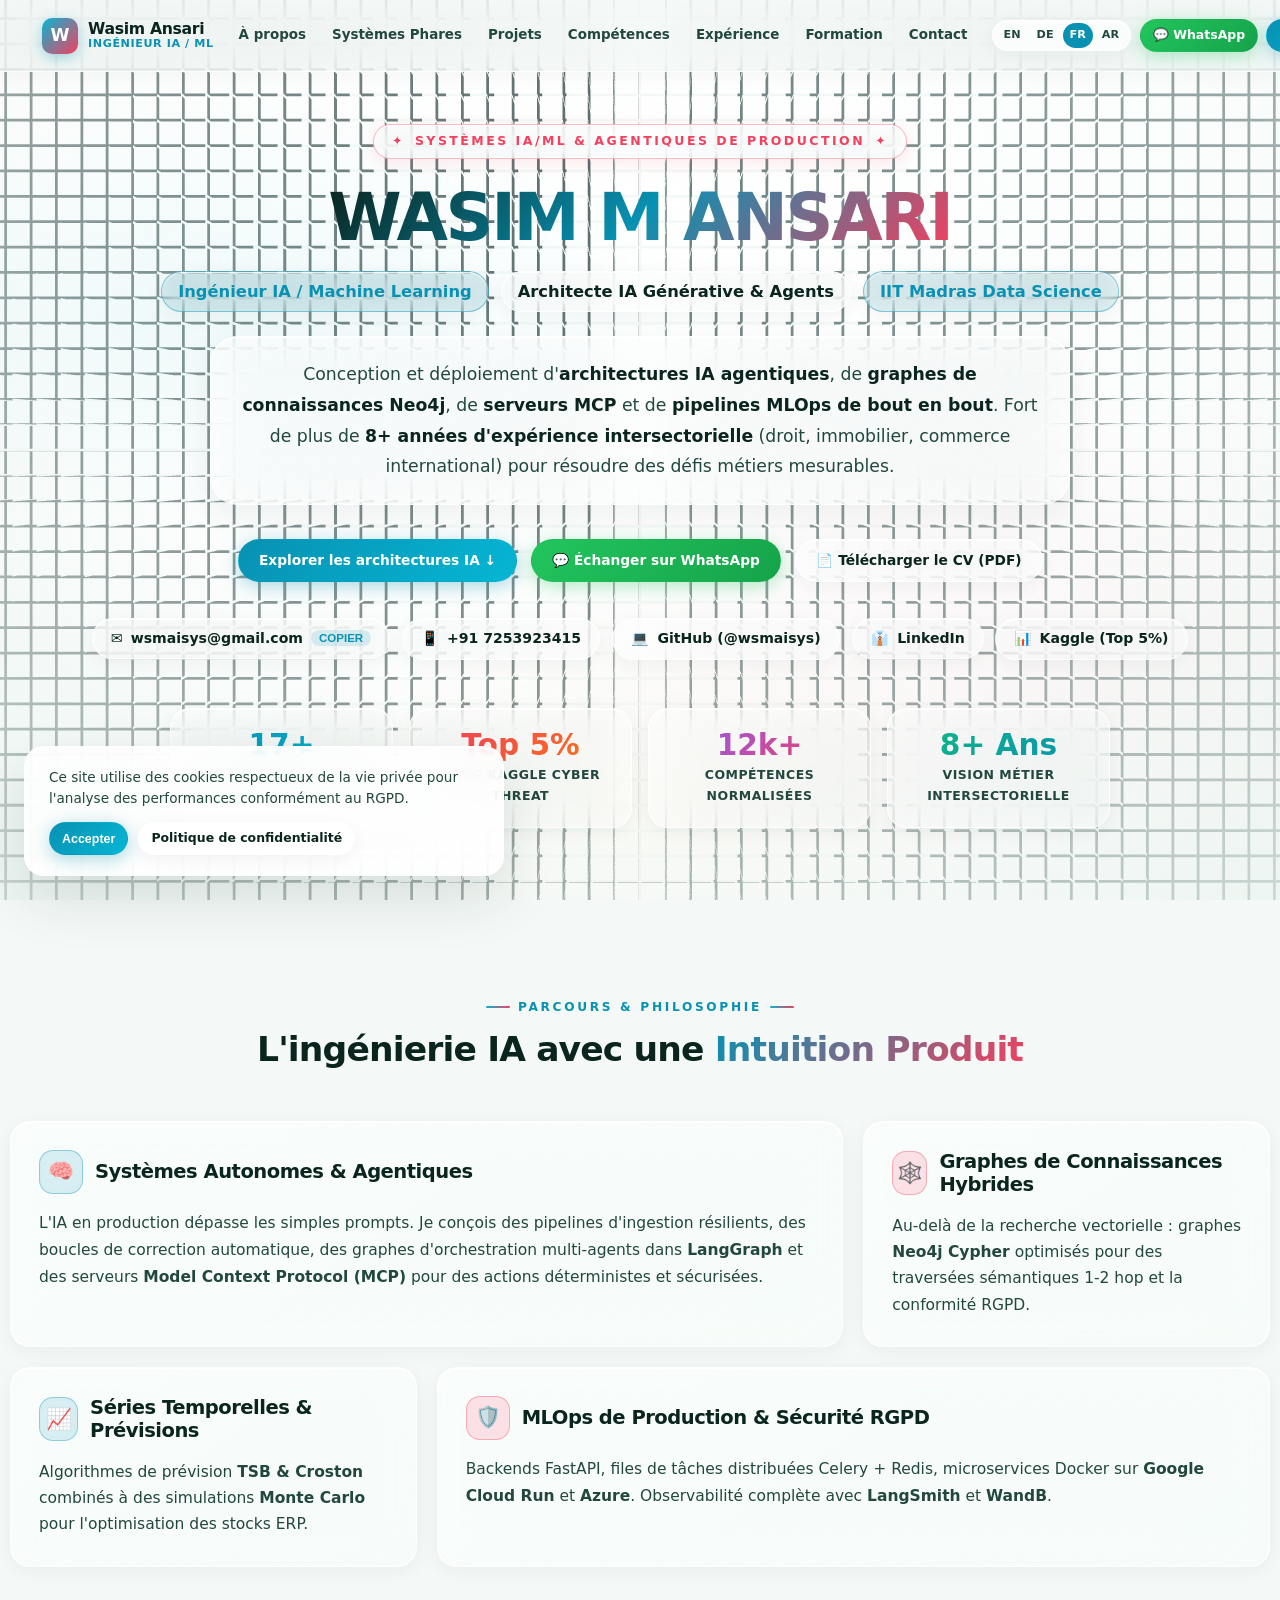
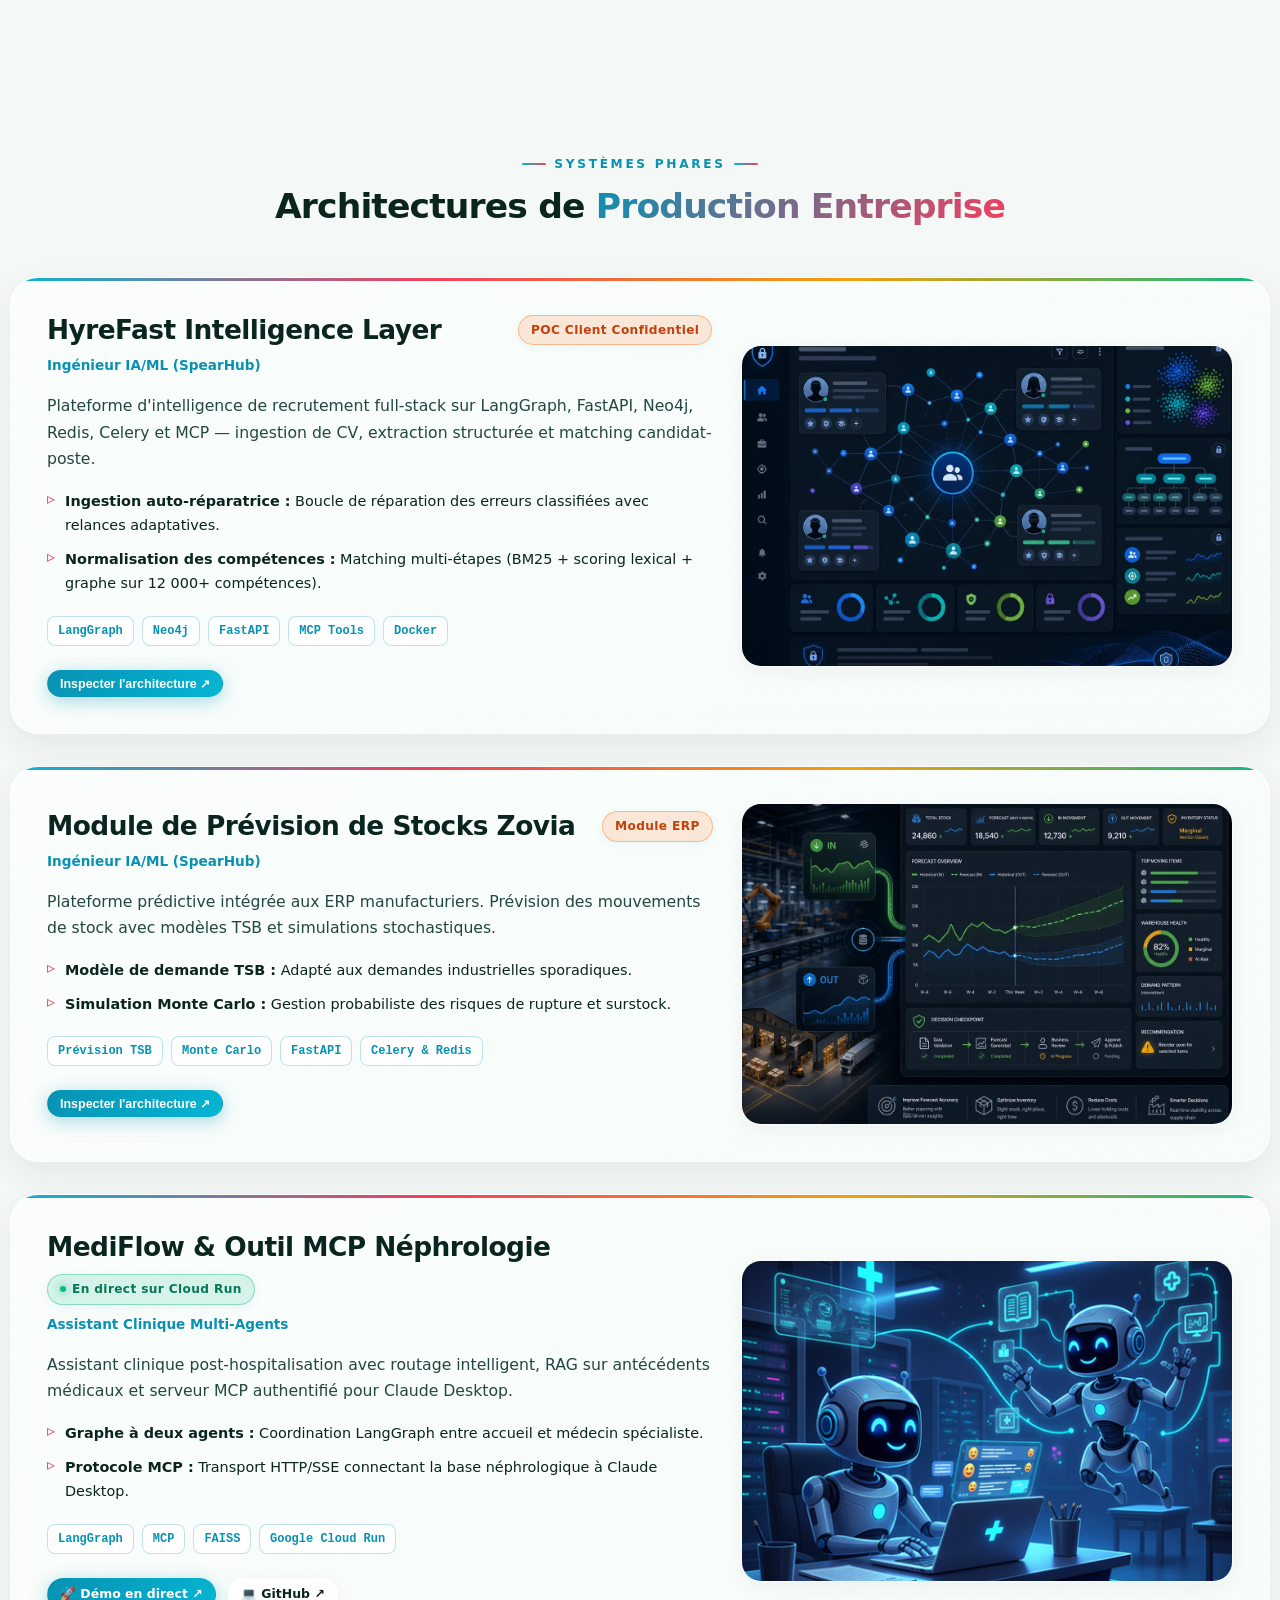
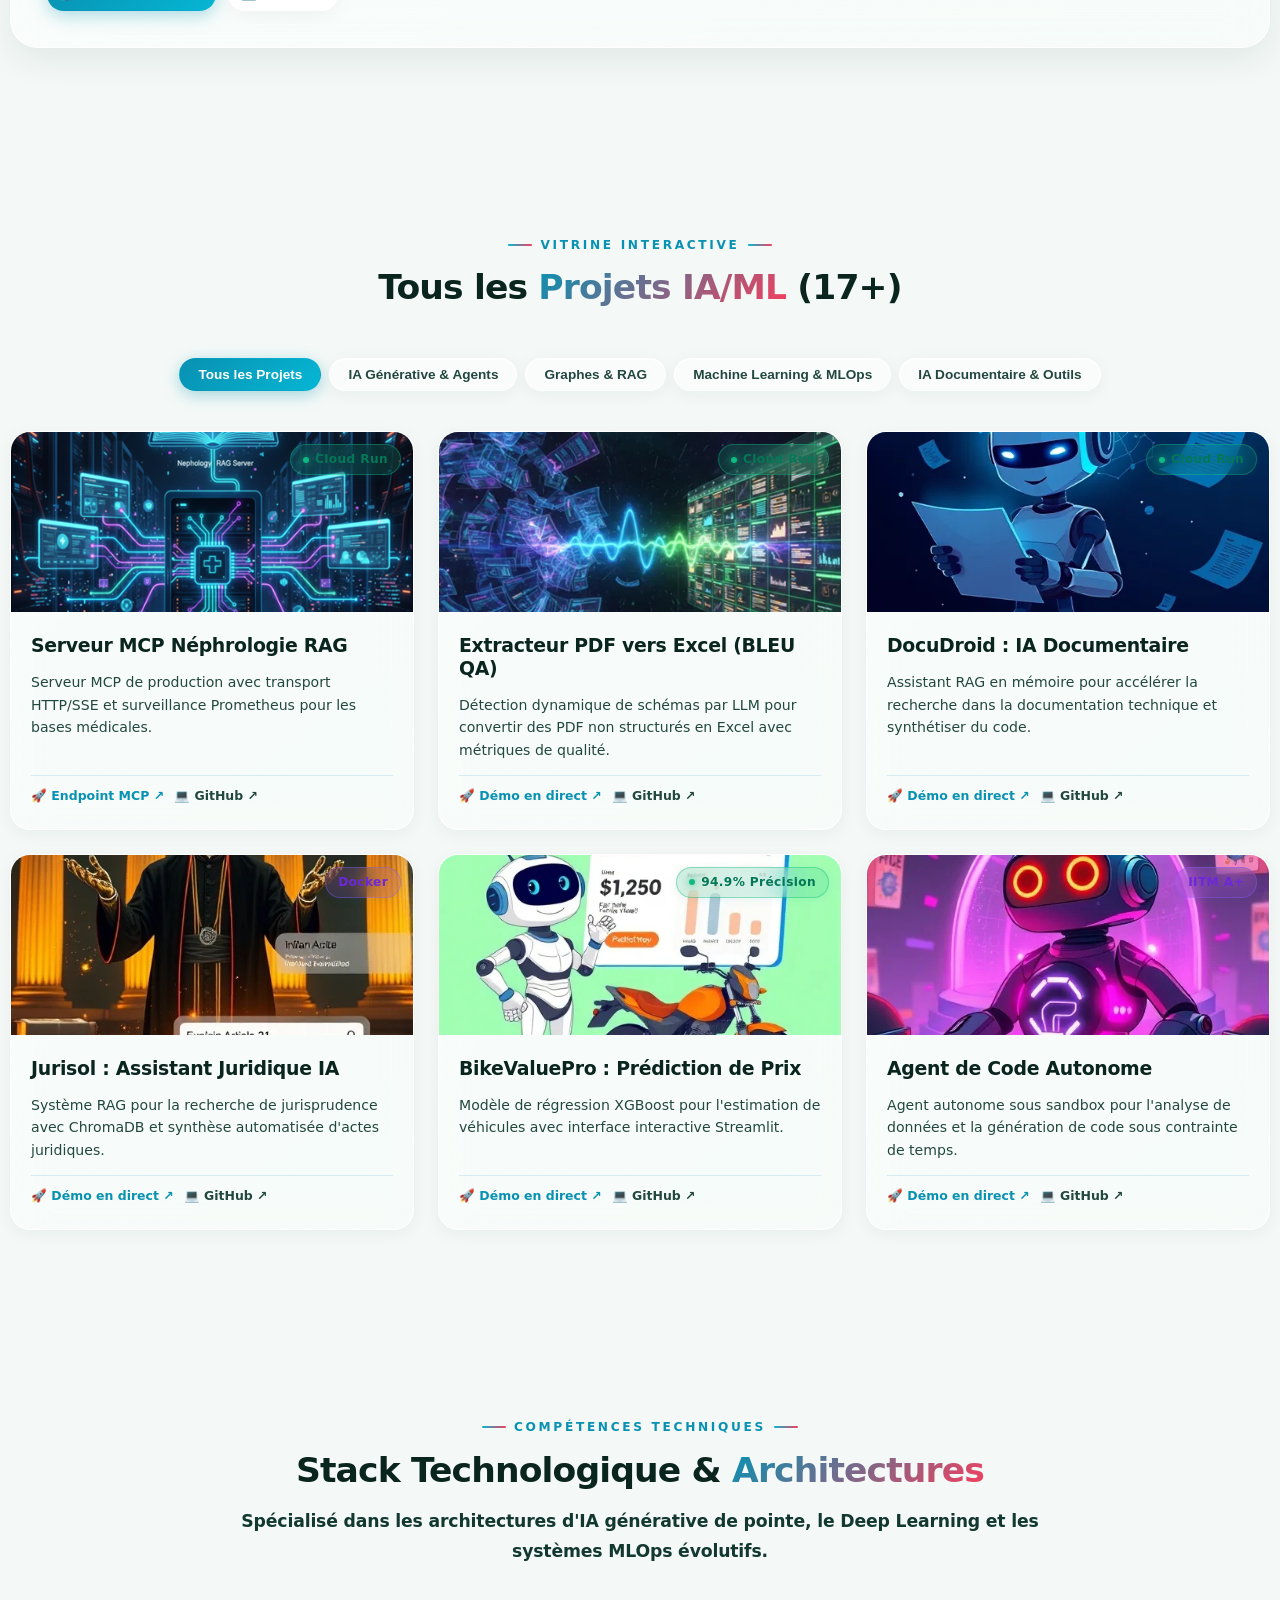
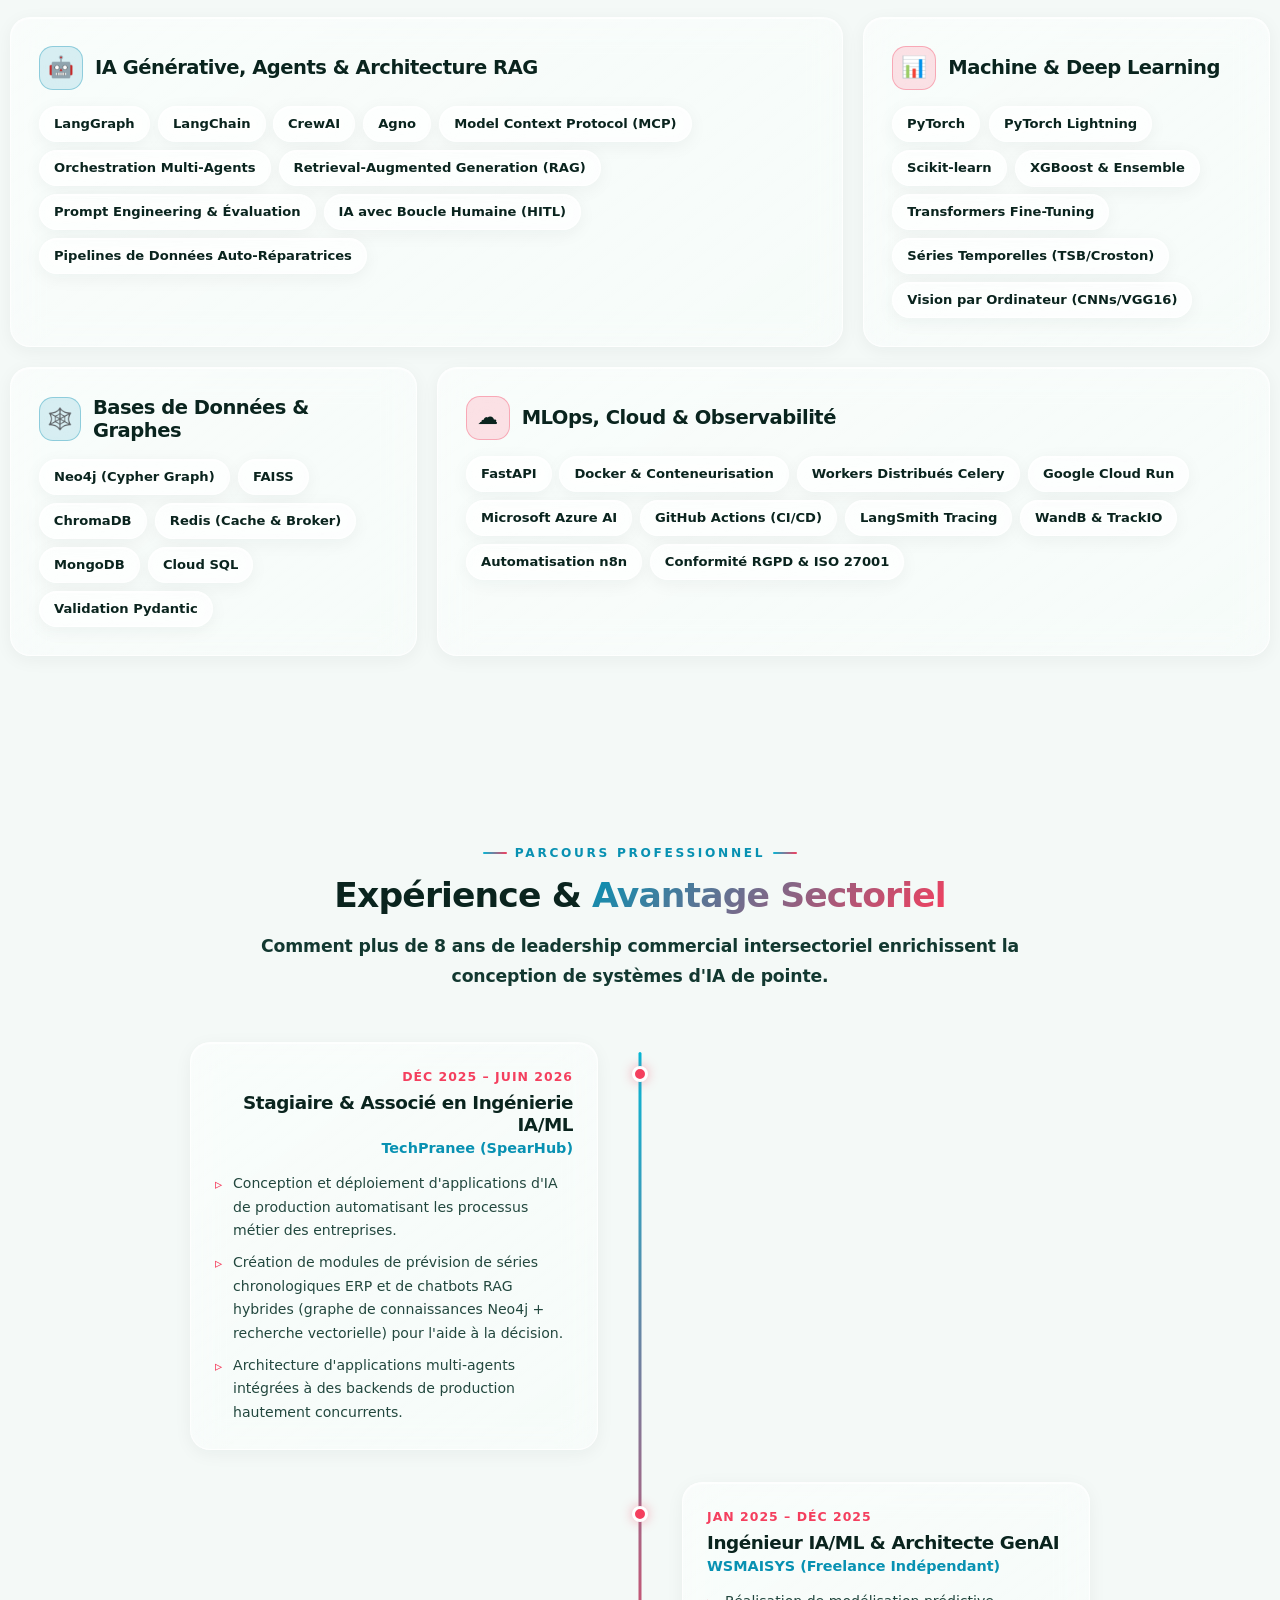
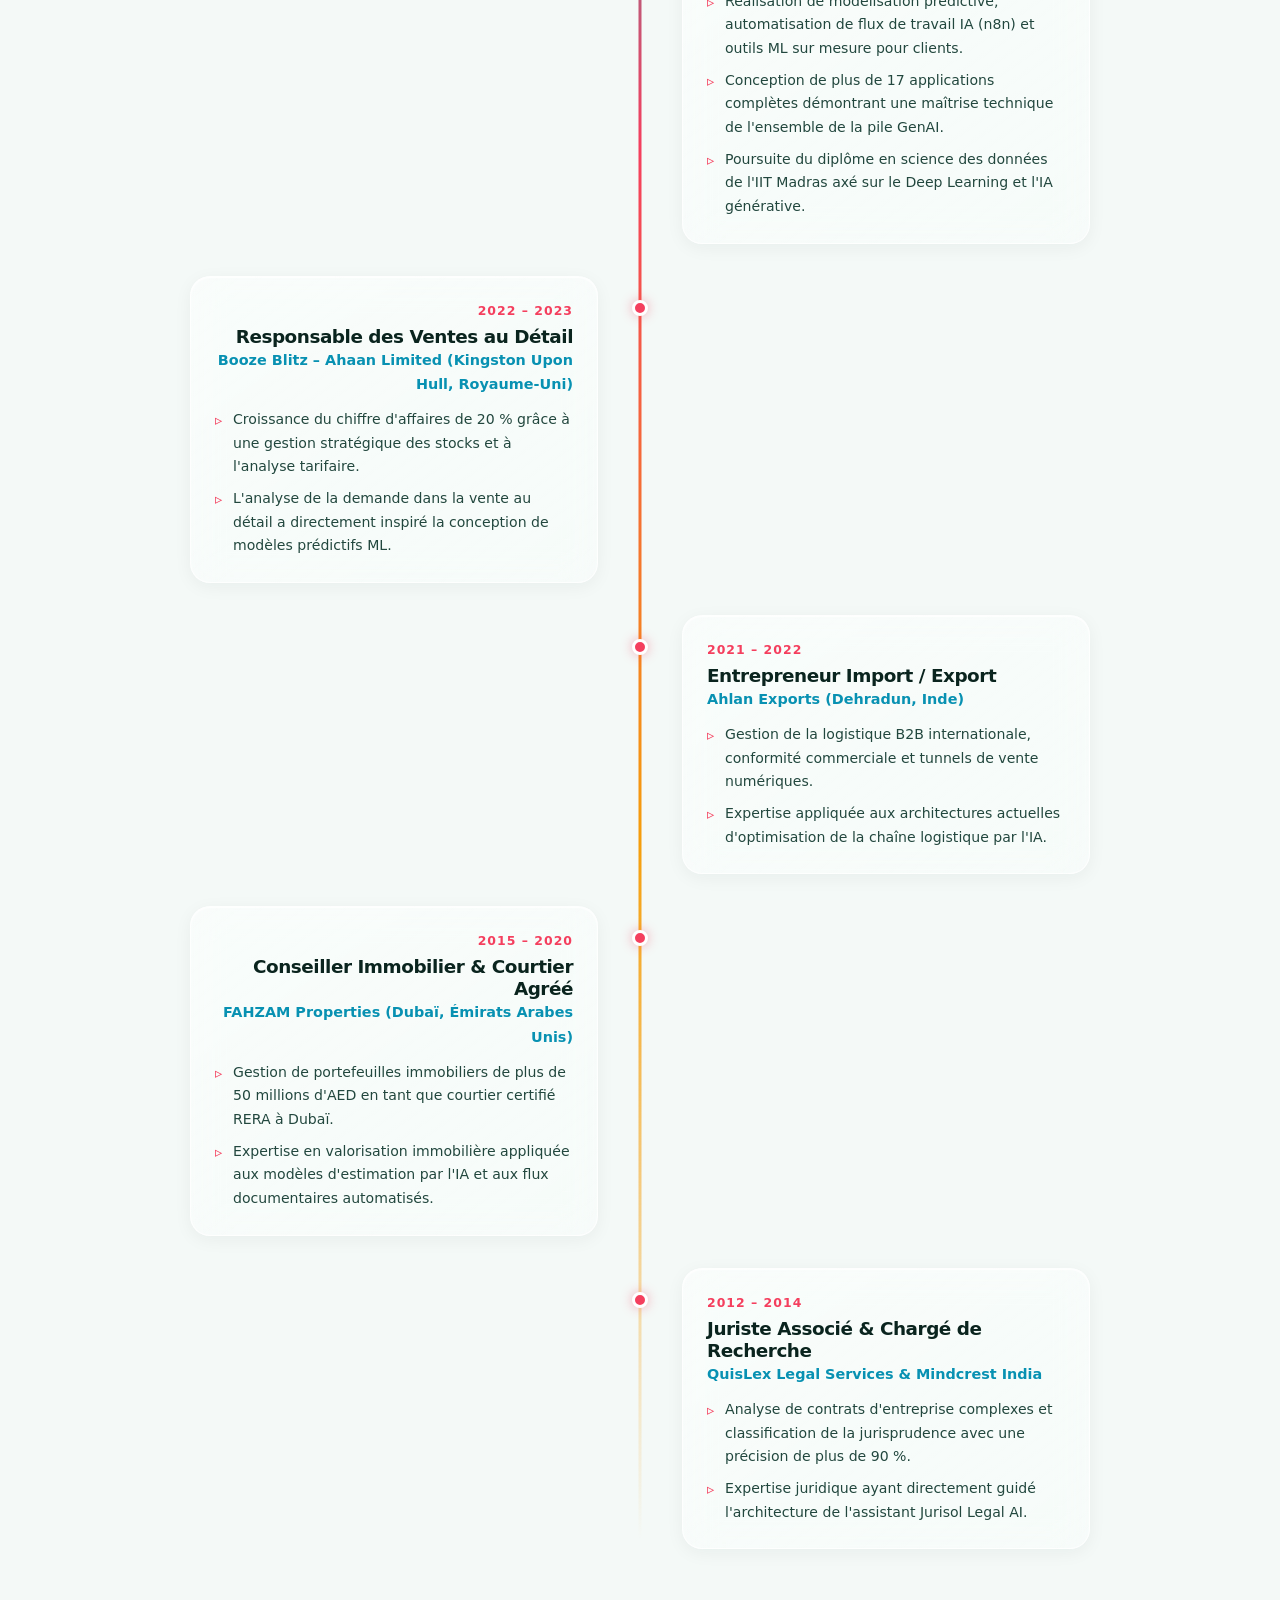
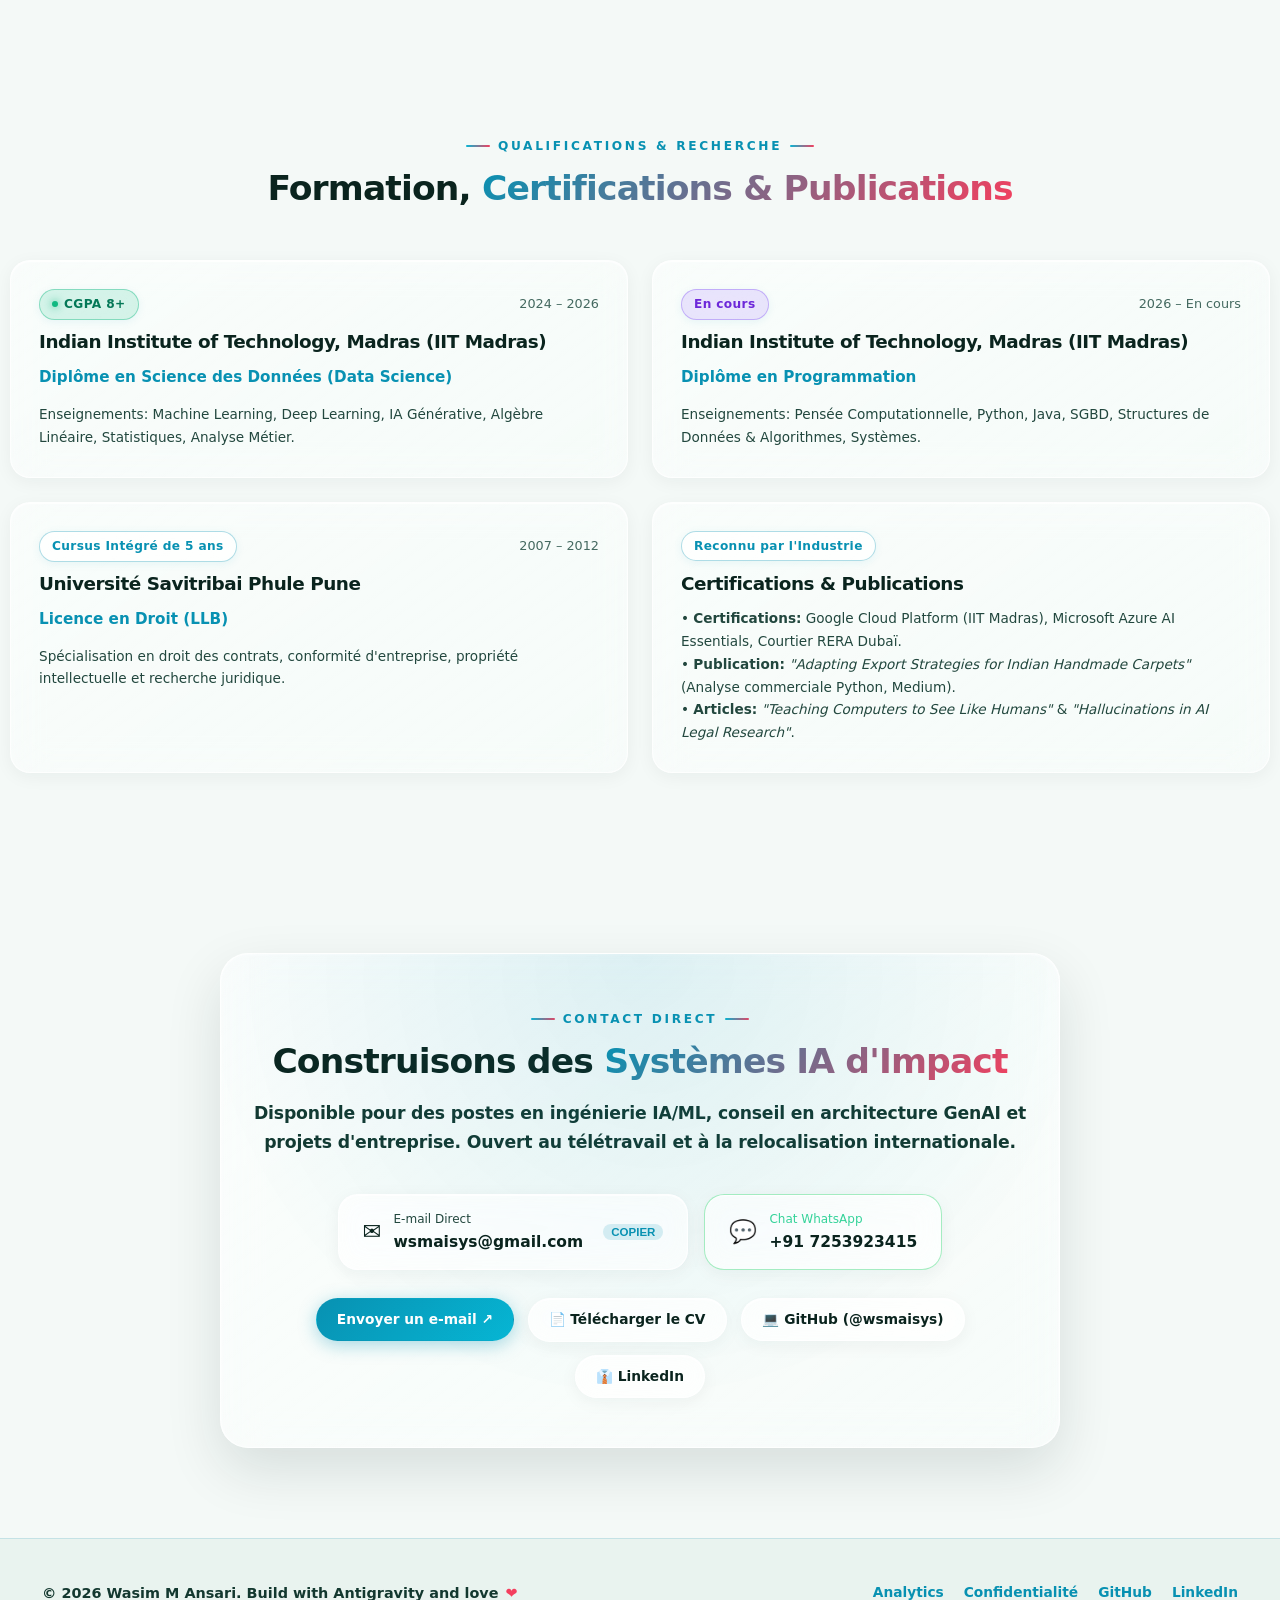
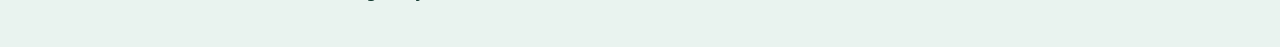
<file: index-fr.html>
<!doctype html>
<html lang="fr">
  <head>
    <meta charset="UTF-8" />
    <meta name="viewport" content="width=device-width, initial-scale=1.0" />
    <title>Wasim M Ansari | Ingénieur IA/ML &amp; Architecte GenAI</title>
    <meta
      name="description"
      content="Portfolio de Wasim M Ansari — Ingénieur IA/ML et Architecte GenAI spécialisé dans les systèmes agentiques (LangGraph, MCP), graphes de connaissances (Neo4j), prévisions temporelles et MLOps."
    />
    <meta
      name="keywords"
      content="Ingénieur IA, Machine Learning, Architecte GenAI, LangGraph, LangChain, MCP Server, Neo4j, Graphes de Connaissances, RAG Chatbots, FastAPI, Docker, IIT Madras, MLOps"
    />
    <meta name="author" content="Wasim M Ansari" />
    <meta name="robots" content="index, follow" />
    <link rel="canonical" href="https://waseemmansari.github.io/index-fr.html" />

    <!-- Multilingual Alternates -->
    <link rel="alternate" hreflang="en" href="https://waseemmansari.github.io/" />
    <link rel="alternate" hreflang="de" href="https://waseemmansari.github.io/index-de.html" />
    <link rel="alternate" hreflang="fr" href="https://waseemmansari.github.io/index-fr.html" />
    <link rel="alternate" hreflang="ar" href="https://waseemmansari.github.io/index-ar.html" />
    <link rel="alternate" hreflang="x-default" href="https://waseemmansari.github.io/" />

    <!-- Open Graph -->
    <meta property="og:type" content="profile" />
    <meta property="og:title" content="Wasim M Ansari | Ingénieur IA/ML &amp; Architecte GenAI" />
    <meta
      property="og:description"
      content="Systèmes d'IA prêts pour la production : agents LangGraph, graphes de connaissances Neo4j, serveurs MCP et pipelines Cloud ML."
    />
    <meta property="og:image" content="https://waseemmansari.github.io/images/Passport%20Photo.png" />
    <meta property="og:url" content="https://waseemmansari.github.io/index-fr.html" />

    <!-- Favicon -->
    <link
      rel="icon"
      href="data:image/svg+xml,<svg xmlns='http://www.w3.org/2000/svg' viewBox='0 0 100 100'><rect width='100' height='100' rx='22' fill='%2300E0FF'/><text y='55%' x='50%' text-anchor='middle' dominant-baseline='central' fill='%23060813' font-family='system-ui,sans-serif' font-weight='900' font-size='60'>W</text></svg>"
    />

    <!-- Google tag (gtag.js) -->
    <script async src="https://www.googletagmanager.com/gtag/js?id=G-VM4LR2E38N"></script>
    <script>
      window.dataLayer = window.dataLayer || [];
      function gtag() { dataLayer.push(arguments); }
      gtag("js", new Date());
      gtag("config", "G-VM4LR2E38N");
    </script>

    <!-- Consolidated Design System -->
    <link rel="stylesheet" href="theme.css" />
  </head>
  <body>
    <!-- 3D Interactive Wavy Cubes WebGL Background -->
    <canvas id="bg-canvas" class="webgl" aria-hidden="true"></canvas>
    <div class="bg-overlay" aria-hidden="true"></div>

    <!-- Navigation Header -->
    <header class="navbar">
      <div class="container nav-container">
        <a href="#hero" class="nav-brand" aria-label="Accueil Wasim M Ansari">
          <div class="brand-symbol">W</div>
          <div class="brand-meta">
            <span class="brand-name">Wasim Ansari</span>
            <span class="brand-title">Ingénieur IA / ML</span>
          </div>
        </a>

        <ul class="nav-menu" role="navigation">
          <li><a href="#about" class="nav-link">À propos</a></li>
          <li><a href="#flagship" class="nav-link">Systèmes Phares</a></li>
          <li><a href="#projects" class="nav-link">Projets</a></li>
          <li><a href="#skills" class="nav-link">Compétences</a></li>
          <li><a href="#experience" class="nav-link">Expérience</a></li>
          <li><a href="#education" class="nav-link">Formation</a></li>
          <li><a href="#contact" class="nav-link">Contact</a></li>
        </ul>

        <div class="nav-actions">
          <div class="lang-selector" aria-label="Sélecteur de langue">
            <a href="index.html" class="lang-btn">EN</a>
            <a href="index-de.html" class="lang-btn">DE</a>
            <a href="index-fr.html" class="lang-btn active">FR</a>
            <a href="index-ar.html" class="lang-btn">AR</a>
          </div>

          <a
            href="https://wa.me/917253923415?text=Bonjour%20Wasim,%20j'ai%20consult%C3%A9%20votre%20portfolio%20IA%20et%20souhaite%20entrer%20en%20contact."
            target="_blank"
            rel="noopener noreferrer"
            class="btn btn-whatsapp btn-sm"
            aria-label="Message WhatsApp direct à Wasim"
          >
            <span>💬 WhatsApp</span>
          </a>

          <a href="#contact" class="btn btn-primary btn-sm">Me contacter</a>

          <button class="mobile-toggle" aria-label="Basculer le menu">
            <span></span>
            <span></span>
            <span></span>
          </button>
        </div>
      </div>
    </header>

    <!-- Mobile Drawer -->
    <div class="mobile-drawer" role="dialog" aria-modal="true">
      <a href="#about" class="nav-link">À propos</a>
      <a href="#flagship" class="nav-link">Systèmes Phares</a>
      <a href="#projects" class="nav-link">Tous les Projets</a>
      <a href="#skills" class="nav-link">Compétences</a>
      <a href="#experience" class="nav-link">Expérience</a>
      <a href="#education" class="nav-link">Formation</a>
      <a href="#contact" class="nav-link">Contact</a>
      <div style="margin-top: 20px; display: flex; gap: 10px; flex-direction: column;">
        <a
          href="https://wa.me/917253923415?text=Bonjour%20Wasim,%20j'ai%20consult%C3%A9%20votre%20portfolio%20IA."
          target="_blank"
          rel="noopener noreferrer"
          class="btn btn-whatsapp"
        >
          <span>💬 WhatsApp: +91 7253923415</span>
        </a>
        <button class="btn btn-secondary" data-copy-email="wsmaisys@gmail.com">
          <span>📋 Copier l'e-mail (wsmaisys@gmail.com)</span>
        </button>
      </div>
    </div>

    <!-- Main Content Shell -->
    <main class="site-wrap">
      <!-- HERO SECTION -->
      <section id="hero" class="hero-section container">
        <div class="hero-eyebrow">
          <span>✦</span> SYSTÈMES IA/ML &amp; AGENTIQUES DE PRODUCTION <span>✦</span>
        </div>

        <h1 class="hero-title">WASIM M ANSARI</h1>

        <div class="hero-roles">
          <span class="hero-role-tag highlight">Ingénieur IA / Machine Learning</span>
          <span class="hero-role-tag">Architecte IA Générative &amp; Agents</span>
          <span class="hero-role-tag highlight">IIT Madras Data Science</span>
        </div>

        <div class="hero-tagline-container">
          <p style="margin: 0;">
            Conception et déploiement d'<strong>architectures IA agentiques</strong>, de <strong>graphes de connaissances Neo4j</strong>, de <strong>serveurs MCP</strong> et de <strong>pipelines MLOps de bout en bout</strong>. Fort de plus de <strong>8+ années d'expérience intersectorielle</strong> (droit, immobilier, commerce international) pour résoudre des défis métiers mesurables.
          </p>
        </div>

        <!-- CTAs -->
        <div class="hero-cta-group">
          <a href="#flagship" class="btn btn-primary">
            <span>Explorer les architectures IA ↓</span>
          </a>
          <a
            href="https://wa.me/917253923415?text=Bonjour%20Wasim,%20j'ai%20consult%C3%A9%20votre%20portfolio%20IA."
            target="_blank"
            rel="noopener noreferrer"
            class="btn btn-whatsapp"
          >
            <span>💬 Échanger sur WhatsApp</span>
          </a>
          <a
            href="Wasim-Ansari-Detailed-CV.pdf"
            download
            class="btn btn-secondary"
            aria-label="Télécharger le CV"
          >
            <span>📄 Télécharger le CV (PDF)</span>
          </a>
        </div>

        <!-- Fast Contact Channel Pills -->
        <div class="contact-fast-pills">
          <div class="pill-contact">
            <span>✉️</span>
            <strong>wsmaisys@gmail.com</strong>
            <button class="pill-copy-btn" data-copy-email="wsmaisys@gmail.com" title="Copier l'e-mail">
              COPIER
            </button>
          </div>
          <a
            href="https://wa.me/917253923415"
            target="_blank"
            rel="noopener noreferrer"
            class="pill-contact"
          >
            <span>📱</span> +91 7253923415
          </a>
          <a
            href="https://github.com/wsmaisys"
            target="_blank"
            rel="noopener noreferrer"
            class="pill-contact"
          >
            <span>💻</span> GitHub (@wsmaisys)
          </a>
          <a
            href="https://www.linkedin.com/in/wsmaisys"
            target="_blank"
            rel="noopener noreferrer"
            class="pill-contact"
          >
            <span>👔</span> LinkedIn
          </a>
          <a
            href="https://www.kaggle.com/wasimansari786"
            target="_blank"
            rel="noopener noreferrer"
            class="pill-contact"
          >
            <span>📊</span> Kaggle (Top 5%)
          </a>
        </div>

        <!-- Metrics Ticker -->
        <div class="metrics-ticker">
          <div class="metric-card">
            <div class="metric-num">17+</div>
            <div class="metric-label">Projets IA/ML &amp; GenAI</div>
          </div>
          <div class="metric-card">
            <div class="metric-num">Top 5%</div>
            <div class="metric-label">Rang Kaggle Cyber Threat</div>
          </div>
          <div class="metric-card">
            <div class="metric-num">12k+</div>
            <div class="metric-label">Compétences normalisées</div>
          </div>
          <div class="metric-card">
            <div class="metric-num">8+ Ans</div>
            <div class="metric-label">Vision métier intersectorielle</div>
          </div>
        </div>
      </section>

      <!-- ABOUT & PHILOSOPHY -->
      <section id="about" class="section container">
        <div class="section-head">
          <p class="section-kicker">Parcours &amp; Philosophie</p>
          <h2 class="section-title">L'ingénierie IA avec une <span>Intuition Produit</span></h2>
        </div>

        <div class="bento-grid">
          <div class="bento-card bento-span-2">
            <div class="bento-icon-title">
              <div class="bento-icon">🧠</div>
              <h3 class="bento-title">Systèmes Autonomes &amp; Agentiques</h3>
            </div>
            <p style="color: var(--text-muted); line-height: 1.75;">
              L'IA en production dépasse les simples prompts. Je conçois des pipelines d'ingestion résilients,
              des boucles de correction automatique, des graphes d'orchestration multi-agents dans <strong>LangGraph</strong> et
              des serveurs <strong>Model Context Protocol (MCP)</strong> pour des actions déterministes et sécurisées.
            </p>
          </div>

          <div class="bento-card">
            <div class="bento-icon-title">
              <div class="bento-icon purple">🕸️</div>
              <h3 class="bento-title">Graphes de Connaissances Hybrides</h3>
            </div>
            <p style="color: var(--text-muted); line-height: 1.7;">
              Au-delà de la recherche vectorielle : graphes <strong>Neo4j Cypher</strong> optimisés pour des traversées sémantiques 1-2 hop et la conformité RGPD.
            </p>
          </div>

          <div class="bento-card">
            <div class="bento-icon-title">
              <div class="bento-icon">📈</div>
              <h3 class="bento-title">Séries Temporelles &amp; Prévisions</h3>
            </div>
            <p style="color: var(--text-muted); line-height: 1.7;">
              Algorithmes de prévision <strong>TSB &amp; Croston</strong> combinés à des simulations <strong>Monte Carlo</strong> pour l'optimisation des stocks ERP.
            </p>
          </div>

          <div class="bento-card bento-span-2">
            <div class="bento-icon-title">
              <div class="bento-icon purple">🛡️</div>
              <h3 class="bento-title">MLOps de Production &amp; Sécurité RGPD</h3>
            </div>
            <p style="color: var(--text-muted); line-height: 1.75;">
              Backends FastAPI, files de tâches distribuées Celery + Redis, microservices Docker sur <strong>Google Cloud Run</strong> et <strong>Azure</strong>. Observabilité complète avec <strong>LangSmith</strong> et <strong>WandB</strong>.
            </p>
          </div>
        </div>
      </section>

      <!-- FLAGSHIP SYSTEMS -->
      <section id="flagship" class="section container">
        <div class="section-head">
          <p class="section-kicker">Systèmes Phares</p>
          <h2 class="section-title">Architectures de <span>Production Entreprise</span></h2>
        </div>

        <div class="flagship-grid">
          <!-- HyreFast -->
          <article class="flagship-card">
            <div class="flagship-info">
              <div class="flagship-header">
                <div class="flagship-title-row">
                  <h3 class="flagship-title">HyreFast Intelligence Layer</h3>
                  <span class="badge badge-confidential">POC Client Confidentiel</span>
                </div>
                <div class="flagship-role">Ingénieur IA/ML (SpearHub)</div>
              </div>
              <p class="flagship-desc">
                Plateforme d'intelligence de recrutement full-stack sur LangGraph, FastAPI, Neo4j, Redis, Celery et MCP — ingestion de CV, extraction structurée et matching candidat-poste.
              </p>
              <div class="arch-highlights">
                <div class="arch-item">
                  <span class="arch-icon">▹</span>
                  <span><strong>Ingestion auto-réparatrice :</strong> Boucle de réparation des erreurs classifiées avec relances adaptatives.</span>
                </div>
                <div class="arch-item">
                  <span class="arch-icon">▹</span>
                  <span><strong>Normalisation des compétences :</strong> Matching multi-étapes (BM25 + scoring lexical + graphe sur 12 000+ compétences).</span>
                </div>
              </div>
              <div class="tech-tag-group">
                <span class="tech-tag">LangGraph</span>
                <span class="tech-tag">Neo4j</span>
                <span class="tech-tag">FastAPI</span>
                <span class="tech-tag">MCP Tools</span>
                <span class="tech-tag">Docker</span>
              </div>
              <div style="display: flex; gap: 12px; margin-top: 8px;">
                <button class="btn btn-primary btn-sm" data-arch-modal="hyrefast">Inspecter l'architecture ↗</button>
              </div>
            </div>
            <div class="flagship-media">
              <picture><source srcset="images/hyrefast-confidential-recruiting-graph.webp" type="image/webp"><img src="images/hyrefast-confidential-recruiting-graph.png" loading="lazy" decoding="async" /></picture>
            </div>
          </article>

          <!-- Zovia -->
          <article class="flagship-card">
            <div class="flagship-info">
              <div class="flagship-header">
                <div class="flagship-title-row">
                  <h3 class="flagship-title">Module de Prévision de Stocks Zovia</h3>
                  <span class="badge badge-confidential">Module ERP</span>
                </div>
                <div class="flagship-role">Ingénieur IA/ML (SpearHub)</div>
              </div>
              <p class="flagship-desc">
                Plateforme prédictive intégrée aux ERP manufacturiers. Prévision des mouvements de stock avec modèles TSB et simulations stochastiques.
              </p>
              <div class="arch-highlights">
                <div class="arch-item">
                  <span class="arch-icon">▹</span>
                  <span><strong>Modèle de demande TSB :</strong> Adapté aux demandes industrielles sporadiques.</span>
                </div>
                <div class="arch-item">
                  <span class="arch-icon">▹</span>
                  <span><strong>Simulation Monte Carlo :</strong> Gestion probabiliste des risques de rupture et surstock.</span>
                </div>
              </div>
              <div class="tech-tag-group">
                <span class="tech-tag">Prévision TSB</span>
                <span class="tech-tag">Monte Carlo</span>
                <span class="tech-tag">FastAPI</span>
                <span class="tech-tag">Celery &amp; Redis</span>
              </div>
              <div style="display: flex; gap: 12px; margin-top: 8px;">
                <button class="btn btn-primary btn-sm" data-arch-modal="zovia">Inspecter l'architecture ↗</button>
              </div>
            </div>
            <div class="flagship-media">
              <picture><source srcset="images/zovia-inventory-forecasting-system.webp" type="image/webp"><img src="images/zovia-inventory-forecasting-system.png" loading="lazy" decoding="async" /></picture>
            </div>
          </article>

          <!-- MediFlow -->
          <article class="flagship-card">
            <div class="flagship-info">
              <div class="flagship-header">
                <div class="flagship-title-row">
                  <h3 class="flagship-title">MediFlow &amp; Outil MCP Néphrologie</h3>
                  <span class="badge badge-live">En direct sur Cloud Run</span>
                </div>
                <div class="flagship-role">Assistant Clinique Multi-Agents</div>
              </div>
              <p class="flagship-desc">
                Assistant clinique post-hospitalisation avec routage intelligent, RAG sur antécédents médicaux et serveur MCP authentifié pour Claude Desktop.
              </p>
              <div class="arch-highlights">
                <div class="arch-item">
                  <span class="arch-icon">▹</span>
                  <span><strong>Graphe à deux agents :</strong> Coordination LangGraph entre accueil et médecin spécialiste.</span>
                </div>
                <div class="arch-item">
                  <span class="arch-icon">▹</span>
                  <span><strong>Protocole MCP :</strong> Transport HTTP/SSE connectant la base néphrologique à Claude Desktop.</span>
                </div>
              </div>
              <div class="tech-tag-group">
                <span class="tech-tag">LangGraph</span>
                <span class="tech-tag">MCP</span>
                <span class="tech-tag">FAISS</span>
                <span class="tech-tag">Google Cloud Run</span>
              </div>
              <div style="display: flex; gap: 12px; margin-top: 8px; flex-wrap: wrap;">
                <a href="https://mediflow-ai-medical-assistant-785629432566.us-central1.run.app/" target="_blank" rel="noopener noreferrer" class="btn btn-primary btn-sm">🚀 Démo en direct ↗</a>
                <a href="https://github.com/wsmaisys/MediFlow-Post-Discharge-Medical-AI-Assistant" target="_blank" rel="noopener noreferrer" class="btn btn-secondary btn-sm">💻 GitHub ↗</a>
              </div>
            </div>
            <div class="flagship-media">
              <picture><source srcset="images/MediFlow-Multi Agent.webp" type="image/webp"><img src="images/MediFlow-Multi Agent.png" loading="lazy" decoding="async" /></picture>
            </div>
          </article>
        </div>
      </section>

      <!-- ALL PROJECTS -->
      <section id="projects" class="section container">
        <div class="section-head">
          <p class="section-kicker">Vitrine Interactive</p>
          <h2 class="section-title">Tous les <span>Projets IA/ML</span> (17+)</h2>
        </div>

        <div class="filter-tabs" role="tablist">
          <button class="filter-btn active" data-filter="all">Tous les Projets</button>
          <button class="filter-btn" data-filter="agents">IA Générative &amp; Agents</button>
          <button class="filter-btn" data-filter="graphs">Graphes &amp; RAG</button>
          <button class="filter-btn" data-filter="mlops">Machine Learning &amp; MLOps</button>
          <button class="filter-btn" data-filter="tools">IA Documentaire &amp; Outils</button>
        </div>

        <div class="projects-grid">
          <!-- Nephrology MCP -->
          <article class="project-card" data-category="agents graphs">
            <div class="project-thumb">
              <picture><source srcset="images/Nephrology MCP server tool.webp" type="image/webp"><img src="images/Nephrology MCP server tool.png" loading="lazy" decoding="async" /></picture>
              <div class="project-badge-float"><span class="badge badge-live">Cloud Run</span></div>
            </div>
            <div class="project-content">
              <h3 class="project-title">Serveur MCP Néphrologie RAG</h3>
              <p class="project-desc">Serveur MCP de production avec transport HTTP/SSE et surveillance Prometheus pour les bases médicales.</p>
              <div class="project-footer">
                <div class="project-links">
                  <a href="https://nephrology-rag-mcp-tool-785629432566.us-central1.run.app/mcp" target="_blank" rel="noopener noreferrer" class="link-btn link-btn-accent">🚀 Endpoint MCP ↗</a>
                  <a href="https://github.com/wsmaisys/Nephrology-RAG-MCP-tool" target="_blank" rel="noopener noreferrer" class="link-btn">💻 GitHub ↗</a>
                </div>
              </div>
            </div>
          </article>

          <!-- PDF Excel Extractor -->
          <article class="project-card" data-category="tools agents">
            <div class="project-thumb">
              <picture><source srcset="images/pdf-excel-generator.webp" type="image/webp"><img src="images/pdf-excel-generator.png" loading="lazy" decoding="async" /></picture>
              <div class="project-badge-float"><span class="badge badge-live">Cloud Run</span></div>
            </div>
            <div class="project-content">
              <h3 class="project-title">Extracteur PDF vers Excel (BLEU QA)</h3>
              <p class="project-desc">Détection dynamique de schémas par LLM pour convertir des PDF non structurés en Excel avec métriques de qualité.</p>
              <div class="project-footer">
                <div class="project-links">
                  <a href="https://pdf-excel-extractor-319169836562.us-central1.run.app/" target="_blank" rel="noopener noreferrer" class="link-btn link-btn-accent">🚀 Démo en direct ↗</a>
                  <a href="https://github.com/wsmaisys/pdf-excel-extractor" target="_blank" rel="noopener noreferrer" class="link-btn">💻 GitHub ↗</a>
                </div>
              </div>
            </div>
          </article>

          <!-- DocuDroid -->
          <article class="project-card" data-category="graphs tools">
            <div class="project-thumb">
              <picture><source srcset="images/DocuDroid.webp" type="image/webp"><img src="images/DocuDroid.png" loading="lazy" decoding="async" /></picture>
              <div class="project-badge-float"><span class="badge badge-live">Cloud Run</span></div>
            </div>
            <div class="project-content">
              <h3 class="project-title">DocuDroid : IA Documentaire</h3>
              <p class="project-desc">Assistant RAG en mémoire pour accélérer la recherche dans la documentation technique et synthétiser du code.</p>
              <div class="project-footer">
                <div class="project-links">
                  <a href="https://docudroid-114168985695.us-central1.run.app/" target="_blank" rel="noopener noreferrer" class="link-btn link-btn-accent">🚀 Démo en direct ↗</a>
                  <a href="https://github.com/wsmaisys/DocuDroid" target="_blank" rel="noopener noreferrer" class="link-btn">💻 GitHub ↗</a>
                </div>
              </div>
            </div>
          </article>

          <!-- Jurisol -->
          <article class="project-card" data-category="graphs agents">
            <div class="project-thumb">
              <picture><source srcset="images/Jurisol.webp" type="image/webp"><img src="images/Jurisol.png" loading="lazy" decoding="async" /></picture>
              <div class="project-badge-float"><span class="badge badge-purple">Docker</span></div>
            </div>
            <div class="project-content">
              <h3 class="project-title">Jurisol : Assistant Juridique IA</h3>
              <p class="project-desc">Système RAG pour la recherche de jurisprudence avec ChromaDB et synthèse automatisée d'actes juridiques.</p>
              <div class="project-footer">
                <div class="project-links">
                  <a href="https://jurisol-legal-assistant-rag.onrender.com" target="_blank" rel="noopener noreferrer" class="link-btn link-btn-accent">🚀 Démo en direct ↗</a>
                  <a href="https://github.com/wsmaisys/Jurisol-legal-assistant-RAG" target="_blank" rel="noopener noreferrer" class="link-btn">💻 GitHub ↗</a>
                </div>
              </div>
            </div>
          </article>

          <!-- BikeValuePro -->
          <article class="project-card" data-category="mlops">
            <div class="project-thumb">
              <picture><source srcset="images/bikevaluepro.webp" type="image/webp"><img src="images/bikevaluepro.png" loading="lazy" decoding="async" /></picture>
              <div class="project-badge-float"><span class="badge badge-live">94.9% Précision</span></div>
            </div>
            <div class="project-content">
              <h3 class="project-title">BikeValuePro : Prédiction de Prix</h3>
              <p class="project-desc">Modèle de régression XGBoost pour l'estimation de véhicules avec interface interactive Streamlit.</p>
              <div class="project-footer">
                <div class="project-links">
                  <a href="https://usedbike-price-predictor-mlmodel.onrender.com/" target="_blank" rel="noopener noreferrer" class="link-btn link-btn-accent">🚀 Démo en direct ↗</a>
                  <a href="https://github.com/wsmaisys/usedbike_price_predictor_mlmodel" target="_blank" rel="noopener noreferrer" class="link-btn">💻 GitHub ↗</a>
                </div>
              </div>
            </div>
          </article>

          <!-- Code Agent -->
          <article class="project-card" data-category="agents tools">
            <div class="project-thumb">
              <picture><source srcset="images/assignment-solver.webp" type="image/webp"><img src="images/assignment-solver.png" loading="lazy" decoding="async" /></picture>
              <div class="project-badge-float"><span class="badge badge-purple">IITM A+</span></div>
            </div>
            <div class="project-content">
              <h3 class="project-title">Agent de Code Autonome</h3>
              <p class="project-desc">Agent autonome sous sandbox pour l'analyse de données et la génération de code sous contrainte de temps.</p>
              <div class="project-footer">
                <div class="project-links">
                  <a href="https://assignment-solving-agent.onrender.com/" target="_blank" rel="noopener noreferrer" class="link-btn link-btn-accent">🚀 Démo en direct ↗</a>
                  <a href="https://github.com/wsmaisys/Assignment_Solving_Agent" target="_blank" rel="noopener noreferrer" class="link-btn">💻 GitHub ↗</a>
                </div>
              </div>
            </div>
          </article>
        </div>
      </section>

      <!-- TECHNICAL COMPETENCIES (BENTO GRID) -->
      <section id="skills" class="section container">
        <div class="section-head">
          <p class="section-kicker">Compétences Techniques</p>
          <h2 class="section-title">Stack Technologique &amp; <span>Architectures</span></h2>
          <p class="section-subtitle">
            Spécialisé dans les architectures d'IA générative de pointe, le Deep Learning et les systèmes MLOps évolutifs.
          </p>
        </div>

        <div class="bento-grid">
          <!-- 1. Agentic AI & RAG -->
          <div class="bento-card bento-span-2">
            <div class="bento-icon-title">
              <div class="bento-icon">🤖</div>
              <h3 class="bento-title">IA Générative, Agents &amp; Architecture RAG</h3>
            </div>
            <div class="skill-pills-wrap">
              <span class="skill-pill">LangGraph</span>
              <span class="skill-pill">LangChain</span>
              <span class="skill-pill">CrewAI</span>
              <span class="skill-pill">Agno</span>
              <span class="skill-pill">Model Context Protocol (MCP)</span>
              <span class="skill-pill">Orchestration Multi-Agents</span>
              <span class="skill-pill">Retrieval-Augmented Generation (RAG)</span>
              <span class="skill-pill">Prompt Engineering &amp; Évaluation</span>
              <span class="skill-pill">IA avec Boucle Humaine (HITL)</span>
              <span class="skill-pill">Pipelines de Données Auto-Réparatrices</span>
            </div>
          </div>

          <!-- 2. ML & Deep Learning -->
          <div class="bento-card">
            <div class="bento-icon-title">
              <div class="bento-icon purple">📊</div>
              <h3 class="bento-title">Machine &amp; Deep Learning</h3>
            </div>
            <div class="skill-pills-wrap">
              <span class="skill-pill">PyTorch</span>
              <span class="skill-pill">PyTorch Lightning</span>
              <span class="skill-pill">Scikit-learn</span>
              <span class="skill-pill">XGBoost &amp; Ensemble</span>
              <span class="skill-pill">Transformers Fine-Tuning</span>
              <span class="skill-pill">Séries Temporelles (TSB/Croston)</span>
              <span class="skill-pill">Vision par Ordinateur (CNNs/VGG16)</span>
            </div>
          </div>

          <!-- 3. Knowledge Graphs & Databases -->
          <div class="bento-card">
            <div class="bento-icon-title">
              <div class="bento-icon">🕸️</div>
              <h3 class="bento-title">Bases de Données &amp; Graphes</h3>
            </div>
            <div class="skill-pills-wrap">
              <span class="skill-pill">Neo4j (Cypher Graph)</span>
              <span class="skill-pill">FAISS</span>
              <span class="skill-pill">ChromaDB</span>
              <span class="skill-pill">Redis (Cache &amp; Broker)</span>
              <span class="skill-pill">MongoDB</span>
              <span class="skill-pill">Cloud SQL</span>
              <span class="skill-pill">Validation Pydantic</span>
            </div>
          </div>

          <!-- 4. MLOps, Cloud & Infrastructure -->
          <div class="bento-card bento-span-2">
            <div class="bento-icon-title">
              <div class="bento-icon purple">☁️</div>
              <h3 class="bento-title">MLOps, Cloud &amp; Observabilité</h3>
            </div>
            <div class="skill-pills-wrap">
              <span class="skill-pill">FastAPI</span>
              <span class="skill-pill">Docker &amp; Conteneurisation</span>
              <span class="skill-pill">Workers Distribués Celery</span>
              <span class="skill-pill">Google Cloud Run</span>
              <span class="skill-pill">Microsoft Azure AI</span>
              <span class="skill-pill">GitHub Actions (CI/CD)</span>
              <span class="skill-pill">LangSmith Tracing</span>
              <span class="skill-pill">WandB &amp; TrackIO</span>
              <span class="skill-pill">Automatisation n8n</span>
              <span class="skill-pill">Conformité RGPD &amp; ISO 27001</span>
            </div>
          </div>
        </div>
      </section>

      <!-- CAREER TIMELINE & DOMAIN ADVANTAGE -->
      <section id="experience" class="section container">
        <div class="section-head">
          <p class="section-kicker">Parcours Professionnel</p>
          <h2 class="section-title">Expérience &amp; <span>Avantage Sectoriel</span></h2>
          <p class="section-subtitle">
            Comment plus de 8 ans de leadership commercial intersectoriel enrichissent la conception de systèmes d'IA de pointe.
          </p>
        </div>

        <div class="timeline">
          <!-- 1. TechPranee SpearHub -->
          <div class="timeline-item left">
            <div class="timeline-dot"></div>
            <div class="timeline-card">
              <div class="timeline-date">Déc 2025 – Juin 2026</div>
              <h3 class="timeline-role">Stagiaire &amp; Associé en Ingénierie IA/ML</h3>
              <div class="timeline-org">TechPranee (SpearHub)</div>
              <ul class="timeline-bullets">
                <li>Conception et déploiement d'applications d'IA de production automatisant les processus métier des entreprises.</li>
                <li>Création de modules de prévision de séries chronologiques ERP et de chatbots RAG hybrides (graphe de connaissances Neo4j + recherche vectorielle) pour l'aide à la décision.</li>
                <li>Architecture d'applications multi-agents intégrées à des backends de production hautement concurrents.</li>
              </ul>
            </div>
          </div>

          <!-- 2. WSMAISYS -->
          <div class="timeline-item right">
            <div class="timeline-dot"></div>
            <div class="timeline-card">
              <div class="timeline-date">Jan 2025 – Déc 2025</div>
              <h3 class="timeline-role">Ingénieur IA/ML &amp; Architecte GenAI</h3>
              <div class="timeline-org">WSMAISYS (Freelance Indépendant)</div>
              <ul class="timeline-bullets">
                <li>Réalisation de modélisation prédictive, automatisation de flux de travail IA (n8n) et outils ML sur mesure pour clients.</li>
                <li>Conception de plus de 17 applications complètes démontrant une maîtrise technique de l'ensemble de la pile GenAI.</li>
                <li>Poursuite du diplôme en science des données de l'IIT Madras axé sur le Deep Learning et l'IA générative.</li>
              </ul>
            </div>
          </div>

          <!-- 3. Domain Advantage: Retail & Pricing -->
          <div class="timeline-item left">
            <div class="timeline-dot"></div>
            <div class="timeline-card">
              <div class="timeline-date">2022 – 2023</div>
              <h3 class="timeline-role">Responsable des Ventes au Détail</h3>
              <div class="timeline-org">Booze Blitz – Ahaan Limited (Kingston Upon Hull, Royaume-Uni)</div>
              <ul class="timeline-bullets">
                <li>Croissance du chiffre d'affaires de 20 % grâce à une gestion stratégique des stocks et à l'analyse tarifaire.</li>
                <li>L'analyse de la demande dans la vente au détail a directement inspiré la conception de modèles prédictifs ML.</li>
              </ul>
            </div>
          </div>

          <!-- 4. Domain Advantage: Global Trade -->
          <div class="timeline-item right">
            <div class="timeline-dot"></div>
            <div class="timeline-card">
              <div class="timeline-date">2021 – 2022</div>
              <h3 class="timeline-role">Entrepreneur Import / Export</h3>
              <div class="timeline-org">Ahlan Exports (Dehradun, Inde)</div>
              <ul class="timeline-bullets">
                <li>Gestion de la logistique B2B internationale, conformité commerciale et tunnels de vente numériques.</li>
                <li>Expertise appliquée aux architectures actuelles d'optimisation de la chaîne logistique par l'IA.</li>
              </ul>
            </div>
          </div>

          <!-- 5. Domain Advantage: Real Estate Consultant -->
          <div class="timeline-item left">
            <div class="timeline-dot"></div>
            <div class="timeline-card">
              <div class="timeline-date">2015 – 2020</div>
              <h3 class="timeline-role">Conseiller Immobilier &amp; Courtier Agréé</h3>
              <div class="timeline-org">FAHZAM Properties (Dubaï, Émirats Arabes Unis)</div>
              <ul class="timeline-bullets">
                <li>Gestion de portefeuilles immobiliers de plus de 50 millions d'AED en tant que courtier certifié RERA à Dubaï.</li>
                <li>Expertise en valorisation immobilière appliquée aux modèles d'estimation par l'IA et aux flux documentaires automatisés.</li>
              </ul>
            </div>
          </div>

          <!-- 6. Domain Advantage: Legal Associate -->
          <div class="timeline-item right">
            <div class="timeline-dot"></div>
            <div class="timeline-card">
              <div class="timeline-date">2012 – 2014</div>
              <h3 class="timeline-role">Juriste Associé &amp; Chargé de Recherche</h3>
              <div class="timeline-org">QuisLex Legal Services &amp; Mindcrest India</div>
              <ul class="timeline-bullets">
                <li>Analyse de contrats d'entreprise complexes et classification de la jurisprudence avec une précision de plus de 90 %.</li>
                <li>Expertise juridique ayant directement guidé l'architecture de l'assistant Jurisol Legal AI.</li>
              </ul>
            </div>
          </div>
        </div>
      </section>

      <!-- EDUCATION, CERTS & PUBLICATIONS -->
      <section id="education" class="section container">
        <div class="section-head">
          <p class="section-kicker">Qualifications &amp; Recherche</p>
          <h2 class="section-title">Formation, <span>Certifications &amp; Publications</span></h2>
        </div>

        <div class="edu-grid">
          <!-- 1. IIT Madras Data Science -->
          <div class="edu-card">
            <div class="edu-badge-row">
              <span class="badge badge-live">CGPA 8+</span>
              <span style="font-size: 0.8rem; color: var(--text-dim);">2024 – 2026</span>
            </div>
            <h3 class="edu-inst">Indian Institute of Technology, Madras (IIT Madras)</h3>
            <div class="edu-degree">Diplôme en Science des Données (Data Science)</div>
            <p class="edu-coursework">
              Enseignements: Machine Learning, Deep Learning, IA Générative, Algèbre Linéaire, Statistiques, Analyse Métier.
            </p>
          </div>

          <!-- 2. IIT Madras Programming -->
          <div class="edu-card">
            <div class="edu-badge-row">
              <span class="badge badge-purple">En cours</span>
              <span style="font-size: 0.8rem; color: var(--text-dim);">2026 – En cours</span>
            </div>
            <h3 class="edu-inst">Indian Institute of Technology, Madras (IIT Madras)</h3>
            <div class="edu-degree">Diplôme en Programmation</div>
            <p class="edu-coursework">
              Enseignements: Pensée Computationnelle, Python, Java, SGBD, Structures de Données &amp; Algorithmes, Systèmes.
            </p>
          </div>

          <!-- 3. SPPU Law -->
          <div class="edu-card">
            <div class="edu-badge-row">
              <span class="badge">Cursus Intégré de 5 ans</span>
              <span style="font-size: 0.8rem; color: var(--text-dim);">2007 – 2012</span>
            </div>
            <h3 class="edu-inst">Université Savitribai Phule Pune</h3>
            <div class="edu-degree">Licence en Droit (LLB)</div>
            <p class="edu-coursework">
              Spécialisation en droit des contrats, conformité d'entreprise, propriété intellectuelle et recherche juridique.
            </p>
          </div>

          <!-- 4. Certifications & Publications -->
          <div class="edu-card">
            <div class="edu-badge-row">
              <span class="badge">Reconnu par l'Industrie</span>
            </div>
            <h3 class="edu-inst">Certifications &amp; Publications</h3>
            <p class="edu-coursework">
              • <strong>Certifications:</strong> Google Cloud Platform (IIT Madras), Microsoft Azure AI Essentials, Courtier RERA Dubaï.<br />
              • <strong>Publication:</strong> <em>"Adapting Export Strategies for Indian Handmade Carpets"</em> (Analyse commerciale Python, Medium).<br />
              • <strong>Articles:</strong> <em>"Teaching Computers to See Like Humans"</em> &amp; <em>"Hallucinations in AI Legal Research"</em>.
            </p>
          </div>
        </div>
      </section>

      <!-- CONTACT SECTION -->
      <section id="contact" class="section container">
        <div class="contact-box">
          <p class="section-kicker">Contact Direct</p>
          <h2 class="section-title">Construisons des <span>Systèmes IA d'Impact</span></h2>
          <p class="section-subtitle">
            Disponible pour des postes en ingénierie IA/ML, conseil en architecture GenAI et projets d'entreprise. Ouvert au télétravail et à la relocalisation internationale.
          </p>

          <div class="contact-channels">
            <div class="channel-card">
              <span class="channel-icon">✉️</span>
              <div style="text-align: left;">
                <div style="font-size: 0.75rem; color: var(--text-muted);">E-mail Direct</div>
                <strong>wsmaisys@gmail.com</strong>
              </div>
              <button class="pill-copy-btn" data-copy-email="wsmaisys@gmail.com" style="margin-left: 8px;">
                COPIER
              </button>
            </div>

            <a
              href="https://wa.me/917253923415?text=Bonjour%20Wasim,%20j'ai%20consult%C3%A9%20votre%20portfolio%20IA."
              target="_blank"
              rel="noopener noreferrer"
              class="channel-card"
              style="border-color: rgba(37, 211, 102, 0.4);"
            >
              <span class="channel-icon">💬</span>
              <div style="text-align: left;">
                <div style="font-size: 0.75rem; color: #34d399;">Chat WhatsApp</div>
                <strong>+91 7253923415</strong>
              </div>
            </a>
          </div>

          <div style="display: flex; gap: 14px; justify-content: center; flex-wrap: wrap;">
            <a href="mailto:wsmaisys@gmail.com" class="btn btn-primary">
              <span>Envoyer un e-mail ↗</span>
            </a>
            <a href="Wasim-Ansari-Detailed-CV.pdf" download class="btn btn-secondary">
              <span>📄 Télécharger le CV</span>
            </a>
            <a href="https://github.com/wsmaisys" target="_blank" rel="noopener noreferrer" class="btn btn-secondary">
              <span>💻 GitHub (@wsmaisys)</span>
            </a>
            <a href="https://www.linkedin.com/in/wsmaisys" target="_blank" rel="noopener noreferrer" class="btn btn-secondary">
              <span>👔 LinkedIn</span>
            </a>
          </div>
        </div>
      </section>
    </main>

    <!-- Architecture Modal -->
    <div id="arch-modal" class="modal-overlay" role="dialog" aria-modal="true" aria-hidden="true">
      <div class="modal-card">
        <button class="modal-close-btn" aria-label="Fermer la fenêtre">✕</button>
        <div style="display: flex; flex-direction: column; gap: 16px;">
          <div>
            <span class="modal-category badge badge-live" style="margin-bottom: 8px;">Spécification d'Architecture</span>
            <h3 class="modal-title" style="font-size: 1.5rem; margin-top: 6px;">Architecture Système</h3>
          </div>
          <p class="modal-summary" style="color: var(--text-muted); line-height: 1.7;"></p>
          <div style="background: rgba(255, 255, 255, 0.03); border: 1px solid var(--border-subtle); border-radius: var(--radius-md); padding: 16px;">
            <div style="font-size: 0.8rem; font-weight: 700; color: var(--accent); text-transform: uppercase; margin-bottom: 8px;">Flux Architectural</div>
            <ul class="modal-arch-list" style="list-style: none; display: flex; flex-direction: column; gap: 10px; font-size: 0.9rem; color: var(--text-main);"></ul>
          </div>
          <div>
            <div style="font-size: 0.8rem; font-weight: 700; color: var(--accent); text-transform: uppercase; margin-bottom: 6px;">Impact &amp; Métriques</div>
            <p class="modal-impact" style="font-size: 0.9rem; color: #cbd5e1;"></p>
          </div>
        </div>
      </div>
    </div>

    <!-- Toast Notification -->
    <div id="site-toast" class="toast-notice" role="alert"></div>

    <!-- GDPR Cookie Banner -->
    <div id="cookie-banner" class="cookie-banner">
      <p class="cookie-text">
        Ce site utilise des cookies respectueux de la vie privée pour l'analyse des performances conformément au RGPD.
      </p>
      <div class="cookie-actions">
        <button class="btn btn-primary btn-sm" data-cookie-accept>Accepter</button>
        <a href="privacy-policy.html" class="btn btn-secondary btn-sm">Politique de confidentialité</a>
      </div>
    </div>

    <!-- Footer -->
    <footer class="footer">
      <div class="container footer-inner">
        <div class="footer-copy">
          &copy; <span id="footer-year">2026</span> Wasim M Ansari. Build with Antigravity and love <span class="heart">❤️</span>
        </div>
        <div class="footer-links">
          <a href="analytics.html">Analytics</a>
          <a href="privacy-policy.html">Confidentialité</a>
          <a href="https://github.com/wsmaisys" target="_blank" rel="noopener noreferrer">GitHub</a>
          <a href="https://www.linkedin.com/in/wsmaisys" target="_blank" rel="noopener noreferrer">LinkedIn</a>
        </div>
      </div>
    </footer>

    <!-- Core Interactive & 3D Script -->
    <script src="theme.js"></script>
  </body>
</html>
</file>
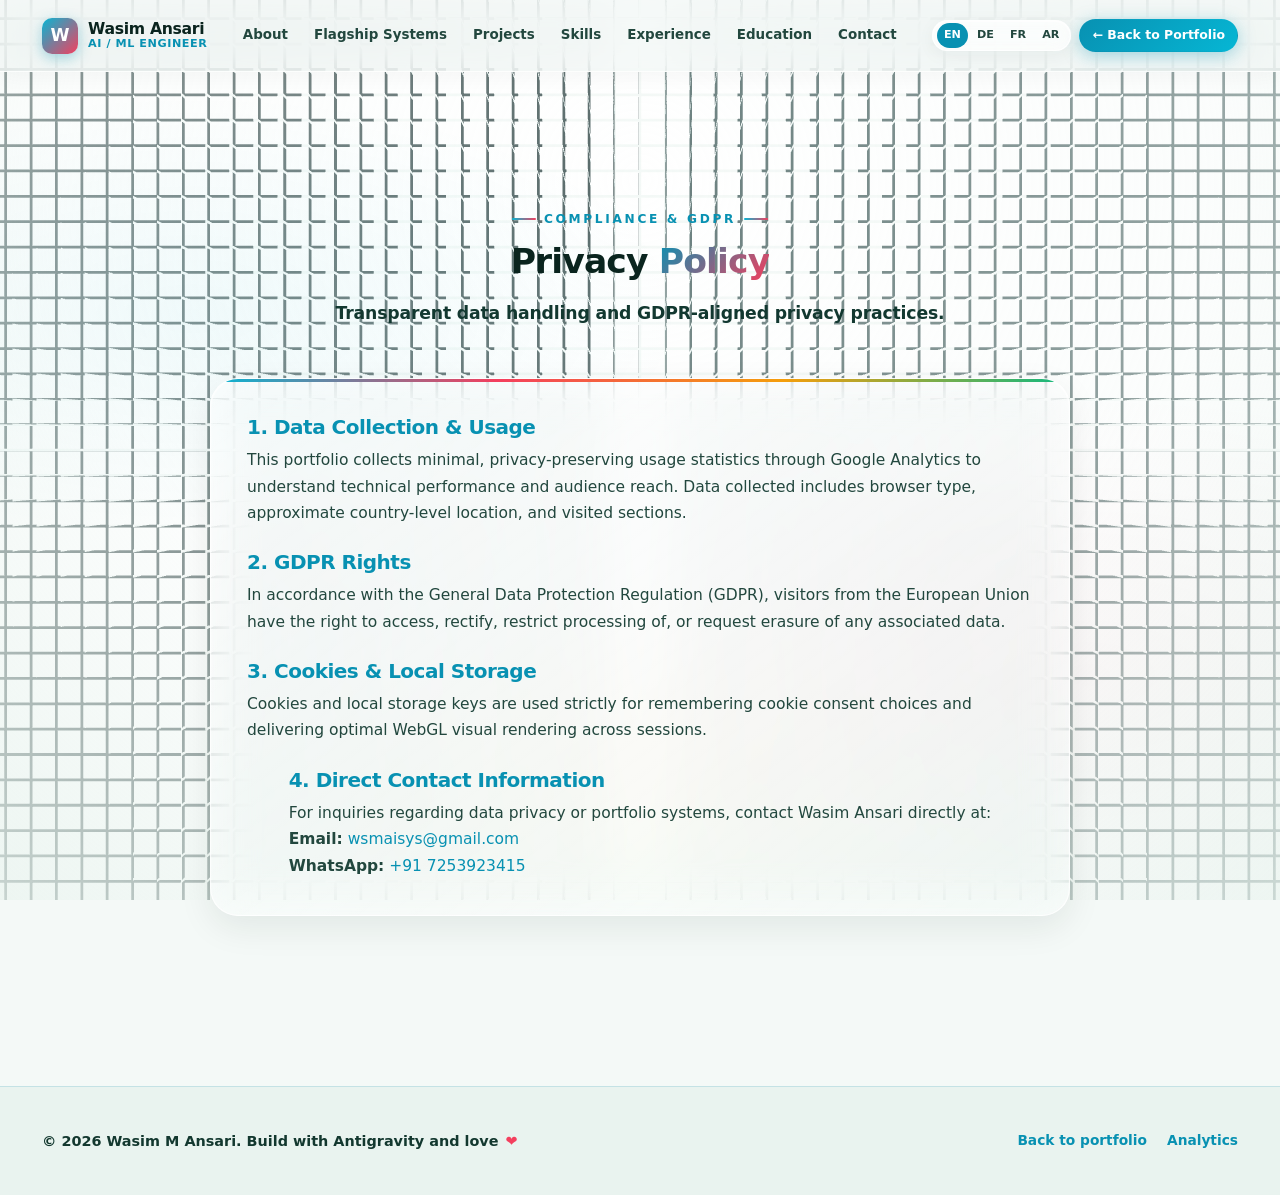
<file: privacy-policy.html>
<!doctype html>
<html lang="en">
  <head>
    <!-- Google tag (gtag.js) -->
    <script
      async
      src="https://www.googletagmanager.com/gtag/js?id=G-VM4LR2E38N"
    ></script>
    <script>
      window.dataLayer = window.dataLayer || [];
      function gtag() { dataLayer.push(arguments); }
      gtag("js", new Date());
      gtag("config", "G-VM4LR2E38N");
    </script>
    <meta charset="UTF-8" />
    <meta name="viewport" content="width=device-width, initial-scale=1.0" />
    <meta
      name="google-site-verification"
      content="prMKO9h6g3oFMoqvMuOXAuISiJAe0l8THnWTV7X8bio"
    />
    <title>Privacy Policy | Wasim M Ansari</title>
    <link rel="canonical" href="https://waseemmansari.github.io/privacy-policy.html" />
    <link
      rel="icon"
      href="data:image/svg+xml,<svg xmlns='http://www.w3.org/2000/svg' viewBox='0 0 100 100'><rect width='100' height='100' rx='22' fill='%2300E0FF'/><text y='55%' x='50%' text-anchor='middle' dominant-baseline='central' fill='%23060813' font-family='system-ui,sans-serif' font-weight='900' font-size='60'>W</text></svg>"
    />
    <link rel="stylesheet" href="theme.css" />
  </head>
  <body>
    <!-- 3D Interactive Wavy Cubes WebGL Background -->
    <canvas id="bg-canvas" class="webgl" aria-hidden="true"></canvas>
    <div class="bg-overlay" aria-hidden="true"></div>

    <header class="navbar">
      <div class="container nav-container">
        <a href="index.html" class="nav-brand" aria-label="Wasim M Ansari Home">
          <div class="brand-symbol">W</div>
          <div class="brand-meta">
            <span class="brand-name">Wasim Ansari</span>
            <span class="brand-title">AI / ML Engineer</span>
          </div>
        </a>

        <ul class="nav-menu" role="navigation">
          <li><a href="index.html#about" class="nav-link">About</a></li>
          <li><a href="index.html#flagship" class="nav-link">Flagship Systems</a></li>
          <li><a href="index.html#projects" class="nav-link">Projects</a></li>
          <li><a href="index.html#skills" class="nav-link">Skills</a></li>
          <li><a href="index.html#experience" class="nav-link">Experience</a></li>
          <li><a href="index.html#education" class="nav-link">Education</a></li>
          <li><a href="index.html#contact" class="nav-link">Contact</a></li>
        </ul>

        <div class="nav-actions">
          <div class="lang-selector" aria-label="Language Selector">
            <a href="index.html" class="lang-btn active">EN</a>
            <a href="index-de.html" class="lang-btn">DE</a>
            <a href="index-fr.html" class="lang-btn">FR</a>
            <a href="index-ar.html" class="lang-btn">AR</a>
          </div>
          <a href="index.html" class="btn btn-primary btn-sm">← Back to Portfolio</a>
        </div>
      </div>
    </header>

    <main class="site-wrap" style="padding-top: calc(var(--nav-height) + 40px); padding-bottom: 80px;">
      <section class="section container">
        <div class="section-head">
          <p class="section-kicker">Compliance &amp; GDPR</p>
          <h1 class="section-title">Privacy <span>Policy</span></h1>
          <p class="section-subtitle">
            Transparent data handling and GDPR-aligned privacy practices.
          </p>
        </div>

        <div class="flagship-card" style="display: flex; flex-direction: column; gap: 24px; max-width: 860px; margin: 0 auto;">
          <div>
            <h2 style="font-size: 1.25rem; color: var(--accent); margin-bottom: 8px;">1. Data Collection &amp; Usage</h2>
            <p style="color: var(--text-muted); line-height: 1.7;">
              This portfolio collects minimal, privacy-preserving usage statistics through Google Analytics to understand technical performance and audience reach. Data collected includes browser type, approximate country-level location, and visited sections.
            </p>
          </div>

          <div>
            <h2 style="font-size: 1.25rem; color: var(--accent); margin-bottom: 8px;">2. GDPR Rights</h2>
            <p style="color: var(--text-muted); line-height: 1.7;">
              In accordance with the General Data Protection Regulation (GDPR), visitors from the European Union have the right to access, rectify, restrict processing of, or request erasure of any associated data.
            </p>
          </div>

          <div>
            <h2 style="font-size: 1.25rem; color: var(--accent); margin-bottom: 8px;">3. Cookies &amp; Local Storage</h2>
            <p style="color: var(--text-muted); line-height: 1.7;">
              Cookies and local storage keys are used strictly for remembering cookie consent choices and delivering optimal WebGL visual rendering across sessions.
            </p>
          </div>

          <div>
            <h2 style="font-size: 1.25rem; color: var(--accent); margin-bottom: 8px;">4. Direct Contact Information</h2>
            <p style="color: var(--text-muted); line-height: 1.7;">
              For inquiries regarding data privacy or portfolio systems, contact Wasim Ansari directly at:
              <br />
              <strong>Email:</strong> <a href="mailto:wsmaisys@gmail.com">wsmaisys@gmail.com</a>
              <br />
              <strong>WhatsApp:</strong> <a href="https://wa.me/917253923415" target="_blank" rel="noopener noreferrer">+91 7253923415</a>
            </p>
          </div>
        </div>
      </section>
    </main>

    <footer class="footer">
      <div class="container footer-inner">
        <div class="footer-copy">
          &copy; <span id="footer-year">2026</span> Wasim M Ansari. Build with Antigravity and love <span class="heart">❤️</span>
        </div>
        <div class="footer-links">
          <a href="index.html">Back to portfolio</a>
          <a href="analytics.html">Analytics</a>
        </div>
      </div>
    </footer>

    <script src="theme.js"></script>
  </body>
</html>
</file>
<file: theme.css>
/* ==========================================================================
   THEME.CSS - Wasim M Ansari | AI/ML Engineer & GenAI Architect Portfolio
   Sunlit Tropical Light Theme with Deep Glassmorphism & High-Contrast Typography
   Caribbean Teal, Hibiscus Coral, Mango Sunset, Palm Emerald & Frosted Glass
   ========================================================================== */

:root {
  color-scheme: light;

  /* Tropical Multi-Color Palette */
  --color-caribbean-teal: #0891b2;    /* Vibrant Ocean Water */
  --color-lagoon-cyan: #06b6d4;       /* Crystal Lagoon */
  --color-hibiscus-coral: #f43f5e;    /* Tropical Flower Coral */
  --color-papaya-sunset: #f97316;     /* Sunset Orange */
  --color-mango-gold: #f59e0b;        /* Ripe Tropical Mango */
  --color-palm-emerald: #10b981;      /* Lush Palm Leaf */
  --color-orchid-violet: #8b5cf6;     /* Exotic Orchid */
  
  /* Sunlit Beach Base */
  --bg: #f4f9f7;
  --bg-deep: #e8f3ee;
  --bg-elevated: rgba(255, 255, 255, 0.58);
  --bg-elevated-hover: rgba(255, 255, 255, 0.78);
  
  /* Deep Translucent Glassmorphism Card System */
  --card-bg: rgba(255, 255, 255, 0.46);
  --card-border: rgba(255, 255, 255, 0.75);
  --card-border-hover: rgba(8, 145, 178, 0.55);
  --card-glow: rgba(6, 182, 212, 0.22);
  
  /* Accents */
  --accent: #0891b2;                  /* Caribbean Lagoon Teal */
  --accent-hover: #0e7490;
  --accent-subtle: rgba(8, 145, 178, 0.12);
  --accent-coral: #f43f5e;            /* Hibiscus Coral */
  --accent-sunset: #f97316;           /* Papaya Sunset */
  --accent-gold: #f59e0b;             /* Mango Gold */
  --accent-emerald: #059669;          /* Palm Emerald */
  --accent-orchid: #7c3aed;           /* Orchid Violet */
  --whatsapp-color: #16a34a;          /* WhatsApp Green */
  --whatsapp-hover: #15803d;
  
  /* High-Contrast Light-Mode Typography (WCAG AAA) */
  --text-main: #0a241e;               /* Deep Jungle Oceanic Slate (17:1 contrast) */
  --text-muted: #22473e;              /* Deep Tropical Slate (9:1 contrast) */
  --text-dim: #446960;                /* Tropical Moss Slate (5.6:1 contrast) */
  --text-accent: #0891b2;
  --text-coral: #e11d48;
  --text-sunset: #ea580c;
  
  --border-subtle: rgba(8, 145, 178, 0.14);
  --border-strong: rgba(8, 145, 178, 0.28);
  --border-glass: rgba(255, 255, 255, 0.8);
  
  --shadow-sm: 0 4px 18px rgba(12, 36, 30, 0.05), inset 0 1px 1px rgba(255, 255, 255, 0.85);
  --shadow-md: 0 12px 34px rgba(12, 36, 30, 0.08), inset 0 1px 1px rgba(255, 255, 255, 0.95);
  --shadow-lg: 0 22px 56px rgba(12, 36, 30, 0.12), inset 0 1px 2px rgba(255, 255, 255, 0.95);
  --shadow-glow: 0 0 28px rgba(6, 182, 212, 0.2);
  --shadow-glow-coral: 0 0 28px rgba(244, 63, 94, 0.18);

  --radius-sm: 8px;
  --radius-md: 14px;
  --radius-lg: 20px;
  --radius-xl: 28px;
  --radius-full: 9999px;

  --transition-fast: 0.18s cubic-bezier(0.4, 0, 0.2, 1);
  --transition-normal: 0.28s cubic-bezier(0.4, 0, 0.2, 1);
  --transition-slow: 0.5s cubic-bezier(0.4, 0, 0.2, 1);

  --font-sans: system-ui, -apple-system, BlinkMacSystemFont, "Segoe UI", Roboto, "Helvetica Neue", Arial, sans-serif;
  --font-mono: ui-monospace, SFMono-Regular, Menlo, Monaco, Consolas, "Liberation Mono", "Courier New", monospace;
  --max-width: 1260px;
  --nav-height: 72px;
}

*, *::before, *::after {
  box-sizing: border-box;
  margin: 0;
  padding: 0;
}

html {
  scroll-behavior: smooth;
  font-family: var(--font-sans);
  background-color: var(--bg);
  color: var(--text-main);
  text-rendering: optimizeLegibility;
  -webkit-font-smoothing: antialiased;
}

body {
  min-height: 100vh;
  overflow-x: hidden;
  background: var(--bg);
  color: var(--text-main);
  font-size: 15.5px;
  line-height: 1.68;
  position: relative;
}

/* Background 3D WebGL Canvas */
#bg-canvas, .webgl {
  position: fixed;
  inset: 0;
  width: 100vw;
  height: 100vh;
  z-index: 0;
  pointer-events: none;
  display: block;
}

/* Sheer Sunlit Tropical Atmosphere Overlay */
.bg-overlay {
  position: fixed;
  inset: 0;
  z-index: 1;
  pointer-events: none;
  background: radial-gradient(circle at 50% 20%, rgba(244, 249, 247, 0.05) 0%, rgba(244, 249, 247, 0.36) 60%, rgba(232, 243, 238, 0.78) 100%),
              radial-gradient(ellipse 65% 45% at 85% 75%, rgba(244, 63, 94, 0.05), transparent 70%),
              radial-gradient(ellipse 55% 35% at 15% 35%, rgba(6, 182, 212, 0.07), transparent 70%),
              radial-gradient(ellipse 45% 35% at 50% 90%, rgba(245, 158, 11, 0.04), transparent 70%);
}

.site-wrap {
  position: relative;
  z-index: 2;
}

/* Container */
.container {
  width: 100%;
  max-width: var(--max-width);
  margin: 0 auto;
  padding: 0 20px;
}

@media (min-width: 768px) {
  .container {
    padding: 0 32px;
  }
}

/* Typography */
h1, h2, h3, h4, h5, h6 {
  color: var(--text-main);
  font-weight: 800;
  line-height: 1.2;
  letter-spacing: -0.025em;
}

a {
  color: var(--accent);
  text-decoration: none;
  transition: color var(--transition-fast), opacity var(--transition-fast), transform var(--transition-fast);
}

a:hover {
  color: var(--accent-hover);
}

p {
  color: var(--text-muted);
}

/* Utility Badges (Multi-Color Tropical) */
.badge {
  display: inline-flex;
  align-items: center;
  gap: 6px;
  padding: 4px 12px;
  border-radius: var(--radius-full);
  font-size: 0.76rem;
  font-weight: 700;
  letter-spacing: 0.03em;
  background: rgba(255, 255, 255, 0.65);
  color: var(--accent);
  border: 1px solid rgba(8, 145, 178, 0.32);
  backdrop-filter: blur(12px);
  -webkit-backdrop-filter: blur(12px);
  box-shadow: 0 2px 8px rgba(8, 145, 178, 0.08);
  white-space: nowrap;
}

.badge-live {
  background: rgba(16, 185, 129, 0.16);
  color: #047857;
  border-color: rgba(16, 185, 129, 0.4);
}

.badge-live::before {
  content: "";
  width: 6px;
  height: 6px;
  border-radius: 50%;
  background: #10b981;
  box-shadow: 0 0 8px #10b981;
  animation: pulseDot 2s infinite ease-in-out;
}

.badge-confidential {
  background: rgba(249, 115, 22, 0.16);
  color: #c2410c;
  border-color: rgba(249, 115, 22, 0.4);
}

.badge-purple {
  background: rgba(139, 92, 246, 0.16);
  color: #6d28d9;
  border-color: rgba(139, 92, 246, 0.4);
}

@keyframes pulseDot {
  0%, 100% { opacity: 1; transform: scale(1); }
  50% { opacity: 0.4; transform: scale(0.8); }
}

/* ==========================================================================
   NAVIGATION BAR (Frosted Sunlit Glass)
   ========================================================================== */
.navbar {
  position: fixed;
  top: 0;
  left: 0;
  right: 0;
  height: var(--nav-height);
  z-index: 100;
  backdrop-filter: blur(20px) saturate(180%);
  -webkit-backdrop-filter: blur(20px) saturate(180%);
  background: rgba(244, 249, 247, 0.72);
  border-bottom: 1px solid rgba(255, 255, 255, 0.8);
  box-shadow: 0 4px 20px rgba(12, 36, 30, 0.04);
  transition: background var(--transition-normal), border-color var(--transition-normal), box-shadow var(--transition-normal);
}

.navbar.scrolled {
  background: rgba(255, 255, 255, 0.85);
  border-bottom-color: rgba(8, 145, 178, 0.2);
  box-shadow: var(--shadow-md);
}

.nav-container {
  display: flex;
  align-items: center;
  justify-content: space-between;
  height: 100%;
  gap: 14px;
}

.nav-brand {
  display: flex;
  align-items: center;
  gap: 10px;
  font-weight: 800;
  font-size: 1.12rem;
  color: var(--text-main);
  white-space: nowrap;
  flex-shrink: 0;
}

.brand-symbol {
  width: 36px;
  height: 36px;
  border-radius: 10px;
  background: linear-gradient(135deg, var(--color-lagoon-cyan) 0%, var(--color-hibiscus-coral) 100%);
  display: flex;
  align-items: center;
  justify-content: center;
  font-size: 1.08rem;
  font-weight: 900;
  color: #ffffff;
  box-shadow: 0 4px 14px rgba(8, 145, 178, 0.35);
}

.brand-meta {
  display: flex;
  flex-direction: column;
  line-height: 1.15;
}

.brand-name {
  font-size: 0.98rem;
  letter-spacing: -0.02em;
  color: var(--text-main);
}

.brand-title {
  font-size: 0.7rem;
  color: var(--accent);
  font-weight: 700;
  letter-spacing: 0.05em;
  text-transform: uppercase;
}

.nav-menu {
  display: none;
  align-items: center;
  gap: 2px;
  list-style: none;
  flex-wrap: nowrap;
  flex-shrink: 1;
}

@media (min-width: 1024px) {
  .nav-menu {
    display: flex;
    gap: 4px;
  }
}

.nav-link {
  color: var(--text-muted);
  font-size: 0.84rem;
  font-weight: 600;
  padding: 6px 11px;
  border-radius: var(--radius-full);
  white-space: nowrap;
  transition: all var(--transition-fast);
  display: inline-block;
}

.nav-link:hover, .nav-link.active {
  color: var(--accent);
  background: rgba(8, 145, 178, 0.1);
}

.nav-actions {
  display: flex;
  align-items: center;
  gap: 8px;
  flex-shrink: 0;
}

/* Language Selector */
.lang-selector {
  display: flex;
  align-items: center;
  background: rgba(255, 255, 255, 0.65);
  border: 1px solid var(--border-glass);
  border-radius: var(--radius-full);
  padding: 2px 4px;
  gap: 2px;
  backdrop-filter: blur(10px);
  box-shadow: var(--shadow-sm);
}

.lang-btn {
  padding: 3px 7px;
  border-radius: var(--radius-full);
  font-size: 0.7rem;
  font-weight: 700;
  color: var(--text-muted);
  text-transform: uppercase;
  transition: all var(--transition-fast);
}

.lang-btn:hover {
  color: var(--text-main);
}

.lang-btn.active {
  background: var(--accent);
  color: #ffffff;
  font-weight: 700;
}

/* Action Buttons */
.btn {
  display: inline-flex;
  align-items: center;
  justify-content: center;
  gap: 8px;
  padding: 9px 20px;
  border-radius: var(--radius-full);
  font-size: 0.86rem;
  font-weight: 700;
  cursor: pointer;
  border: 1px solid transparent;
  transition: all var(--transition-fast);
  white-space: nowrap;
}

.btn-primary {
  background: linear-gradient(135deg, var(--color-caribbean-teal) 0%, var(--color-lagoon-cyan) 100%);
  color: #ffffff !important;
  font-weight: 700;
  box-shadow: 0 4px 18px rgba(8, 145, 178, 0.35);
}

.btn-primary:hover {
  background: linear-gradient(135deg, #0e7490 0%, #0891b2 100%);
  box-shadow: 0 6px 24px rgba(8, 145, 178, 0.5);
  transform: translateY(-2px);
}

.btn-secondary {
  background: rgba(255, 255, 255, 0.65);
  color: var(--text-main) !important;
  border: 1px solid var(--border-glass);
  box-shadow: var(--shadow-sm);
  backdrop-filter: blur(14px);
  -webkit-backdrop-filter: blur(14px);
}

.btn-secondary:hover {
  background: rgba(255, 255, 255, 0.9);
  border-color: var(--accent);
  color: var(--accent) !important;
  transform: translateY(-2px);
}

.btn-whatsapp {
  background: linear-gradient(135deg, #22c55e 0%, #16a34a 100%);
  color: #ffffff !important;
  font-weight: 700;
  border-color: transparent;
  box-shadow: 0 4px 18px rgba(34, 197, 94, 0.35);
}

.btn-whatsapp:hover {
  background: linear-gradient(135deg, #16a34a 0%, #15803d 100%);
  box-shadow: 0 6px 24px rgba(34, 197, 94, 0.5);
  transform: translateY(-2px);
}

.btn-sm {
  padding: 5px 12px;
  font-size: 0.78rem;
}

/* Mobile Toggle */
.mobile-toggle {
  display: flex;
  flex-direction: column;
  justify-content: center;
  gap: 5px;
  width: 36px;
  height: 36px;
  background: transparent;
  border: none;
  cursor: pointer;
  padding: 4px;
}

@media (min-width: 1024px) {
  .mobile-toggle {
    display: none;
  }
}

.mobile-toggle span {
  display: block;
  height: 2px;
  width: 100%;
  background: var(--text-main);
  border-radius: 2px;
  transition: all var(--transition-normal);
}

/* Mobile Drawer */
.mobile-drawer {
  position: fixed;
  top: var(--nav-height);
  left: 0;
  right: 0;
  bottom: 0;
  background: rgba(244, 249, 247, 0.92);
  backdrop-filter: blur(28px);
  -webkit-backdrop-filter: blur(28px);
  z-index: 99;
  padding: 30px 24px;
  display: flex;
  flex-direction: column;
  gap: 16px;
  transform: translateY(-100%);
  opacity: 0;
  pointer-events: none;
  transition: all var(--transition-normal);
}

.mobile-drawer.open {
  transform: translateY(0);
  opacity: 1;
  pointer-events: auto;
}

.mobile-drawer .nav-link {
  font-size: 1.15rem;
  padding: 12px 18px;
}

/* ==========================================================================
   HERO SECTION
   ========================================================================== */
.hero-section {
  min-height: 100vh;
  padding-top: calc(var(--nav-height) + 40px);
  padding-bottom: 60px;
  display: flex;
  flex-direction: column;
  align-items: center;
  justify-content: center;
  text-align: center;
  position: relative;
}

.hero-eyebrow {
  display: inline-flex;
  align-items: center;
  gap: 10px;
  font-size: 0.78rem;
  font-weight: 800;
  letter-spacing: 0.2em;
  text-transform: uppercase;
  color: var(--color-hibiscus-coral);
  background: rgba(255, 255, 255, 0.6);
  border: 1px solid rgba(244, 63, 94, 0.35);
  padding: 6px 18px;
  border-radius: var(--radius-full);
  margin-bottom: 24px;
  box-shadow: 0 4px 16px rgba(244, 63, 94, 0.12), inset 0 1px 1px rgba(255, 255, 255, 0.85);
  backdrop-filter: blur(12px);
  -webkit-backdrop-filter: blur(12px);
  white-space: nowrap;
}

.hero-title {
  font-size: clamp(1.8rem, 5.2vw, 4.4rem);
  font-weight: 900;
  line-height: 1.05;
  letter-spacing: -0.035em;
  margin-bottom: 18px;
  white-space: nowrap;
  background: linear-gradient(135deg, #0a241e 0%, #0891b2 50%, #f43f5e 100%);
  -webkit-background-clip: text;
  -webkit-text-fill-color: transparent;
  background-clip: text;
}

.hero-roles {
  display: flex;
  align-items: center;
  justify-content: center;
  gap: 12px;
  flex-wrap: wrap;
  margin-bottom: 24px;
}

.hero-role-tag {
  font-size: 1.02rem;
  font-weight: 700;
  color: var(--text-main);
  background: rgba(255, 255, 255, 0.52);
  padding: 6px 16px;
  border-radius: var(--radius-full);
  border: 1px solid var(--border-glass);
  backdrop-filter: blur(14px);
  -webkit-backdrop-filter: blur(14px);
  box-shadow: var(--shadow-sm);
}

.hero-role-tag.highlight {
  color: var(--accent);
  border-color: rgba(8, 145, 178, 0.45);
  background: rgba(8, 145, 178, 0.1);
}

.hero-tagline-container,
.hero-description {
  max-width: 860px;
  margin: 0 auto 34px;
  padding: 22px 30px;
  background: linear-gradient(145deg, rgba(255, 255, 255, 0.72) 0%, rgba(255, 255, 255, 0.52) 100%);
  border: 1px solid rgba(255, 255, 255, 0.9);
  border-radius: var(--radius-xl);
  backdrop-filter: blur(20px) saturate(180%);
  -webkit-backdrop-filter: blur(20px) saturate(180%);
  box-shadow: 0 10px 32px rgba(12, 36, 30, 0.06), inset 0 1px 1px rgba(255, 255, 255, 0.95);
  font-size: 1.08rem;
  line-height: 1.78;
  color: var(--text-main);
  text-align: center;
  position: relative;
  transition: all var(--transition-normal);
}

.hero-tagline-container:hover,
.hero-description:hover {
  background: linear-gradient(145deg, rgba(255, 255, 255, 0.85) 0%, rgba(255, 255, 255, 0.65) 100%);
  border-color: rgba(8, 145, 178, 0.35);
  box-shadow: 0 14px 40px rgba(12, 36, 30, 0.09), inset 0 1px 1px rgba(255, 255, 255, 1);
  transform: translateY(-2px);
}

.hero-tagline-container strong,
.hero-description strong {
  color: var(--text-main);
  font-weight: 800;
}

/* CTAs Container */
.hero-cta-group {
  display: flex;
  align-items: center;
  justify-content: center;
  gap: 14px;
  flex-wrap: wrap;
  margin-bottom: 36px;
}

/* Contact Fast-Pills */
.contact-fast-pills {
  display: flex;
  align-items: center;
  justify-content: center;
  gap: 12px;
  flex-wrap: wrap;
  margin-bottom: 48px;
}

.pill-contact {
  display: inline-flex;
  align-items: center;
  gap: 8px;
  padding: 8px 18px;
  border-radius: var(--radius-full);
  background: rgba(255, 255, 255, 0.58);
  border: 1px solid var(--border-glass);
  font-size: 0.88rem;
  font-weight: 600;
  color: var(--text-main);
  box-shadow: var(--shadow-sm);
  backdrop-filter: blur(16px);
  -webkit-backdrop-filter: blur(16px);
  transition: all var(--transition-fast);
}

.pill-contact:hover {
  background: rgba(255, 255, 255, 0.85);
  border-color: var(--accent);
  box-shadow: 0 6px 22px rgba(8, 145, 178, 0.22);
  transform: translateY(-2px);
}

.pill-copy-btn {
  background: rgba(8, 145, 178, 0.15);
  color: var(--accent);
  border: none;
  border-radius: var(--radius-full);
  padding: 2px 8px;
  font-size: 0.72rem;
  font-weight: 800;
  cursor: pointer;
  transition: background var(--transition-fast);
}

.pill-copy-btn:hover {
  background: var(--accent);
  color: #ffffff;
}

/* Metrics Ticker (Translucent Frosted Glass Tiles) */
.metrics-ticker {
  display: grid;
  grid-template-columns: repeat(2, 1fr);
  gap: 16px;
  width: 100%;
  max-width: 940px;
  margin: 0 auto;
}

@media (min-width: 680px) {
  .metrics-ticker {
    grid-template-columns: repeat(4, 1fr);
  }
}

.metric-card {
  background: linear-gradient(145deg, rgba(255, 255, 255, 0.55) 0%, rgba(255, 255, 255, 0.38) 100%);
  border: 1px solid var(--card-border);
  border-radius: var(--radius-lg);
  padding: 20px 16px;
  text-align: center;
  box-shadow: var(--shadow-sm);
  backdrop-filter: blur(18px) saturate(180%);
  -webkit-backdrop-filter: blur(18px) saturate(180%);
  transition: all var(--transition-normal);
}

.metric-card:hover {
  background: rgba(255, 255, 255, 0.75);
  border-color: var(--card-border-hover);
  box-shadow: var(--shadow-md);
  transform: translateY(-4px);
}

.metric-card:nth-child(1) .metric-num {
  background: linear-gradient(135deg, var(--color-caribbean-teal), var(--color-lagoon-cyan));
  -webkit-background-clip: text;
  -webkit-text-fill-color: transparent;
  background-clip: text;
}

.metric-card:nth-child(2) .metric-num {
  background: linear-gradient(135deg, var(--color-hibiscus-coral), var(--color-papaya-sunset));
  -webkit-background-clip: text;
  -webkit-text-fill-color: transparent;
  background-clip: text;
}

.metric-card:nth-child(3) .metric-num {
  background: linear-gradient(135deg, var(--color-orchid-violet), var(--color-hibiscus-coral));
  -webkit-background-clip: text;
  -webkit-text-fill-color: transparent;
  background-clip: text;
}

.metric-card:nth-child(4) .metric-num {
  background: linear-gradient(135deg, var(--color-palm-emerald), var(--color-caribbean-teal));
  -webkit-background-clip: text;
  -webkit-text-fill-color: transparent;
  background-clip: text;
}

.metric-num {
  font-size: 1.85rem;
  font-weight: 900;
  line-height: 1.1;
  margin-bottom: 4px;
}

.metric-label {
  font-size: 0.78rem;
  font-weight: 700;
  color: var(--text-muted);
  text-transform: uppercase;
  letter-spacing: 0.04em;
}

/* ==========================================================================
   SECTION HEADERS (Strictly Single Line Headings)
   ========================================================================== */
.section {
  padding: 90px 0;
  position: relative;
}

.section-head {
  text-align: center;
  max-width: 1160px;
  width: 100%;
  margin: 0 auto 50px;
}

.section-kicker {
  font-size: 0.76rem;
  font-weight: 800;
  text-transform: uppercase;
  letter-spacing: 0.22em;
  color: var(--accent);
  margin-bottom: 12px;
  display: inline-flex;
  align-items: center;
  gap: 8px;
  white-space: nowrap;
}

.section-kicker::before, .section-kicker::after {
  content: "";
  width: 24px;
  height: 2px;
  background: linear-gradient(90deg, var(--color-lagoon-cyan), var(--color-hibiscus-coral));
  border-radius: 2px;
}

.section-title {
  font-size: clamp(1.35rem, 2.7vw, 2.5rem);
  font-weight: 900;
  letter-spacing: -0.025em;
  margin-bottom: 16px;
  color: var(--text-main);
  white-space: nowrap;
}

.section-title span {
  background: linear-gradient(135deg, var(--color-caribbean-teal) 0%, var(--color-hibiscus-coral) 100%);
  -webkit-background-clip: text;
  -webkit-text-fill-color: transparent;
  background-clip: text;
}

.section-subtitle {
  max-width: 820px;
  margin: 0 auto;
  font-size: 1.08rem;
  font-weight: 600;
  color: #123830;
  line-height: 1.72;
  letter-spacing: -0.01em;
}

/* ==========================================================================
   FLAGSHIP ARCHITECTURES SECTION (Glassmorphic Pavilion Cards)
   ========================================================================== */
.flagship-grid {
  display: grid;
  grid-template-columns: 1fr;
  gap: 32px;
}

.flagship-card {
  background: linear-gradient(145deg, rgba(255, 255, 255, 0.62) 0%, rgba(255, 255, 255, 0.4) 100%);
  border: 1px solid var(--card-border);
  border-radius: var(--radius-xl);
  padding: 36px;
  backdrop-filter: blur(22px) saturate(190%);
  -webkit-backdrop-filter: blur(22px) saturate(190%);
  position: relative;
  overflow: hidden;
  box-shadow: var(--shadow-md);
  transition: all var(--transition-normal);
  display: grid;
  grid-template-columns: 1fr;
  gap: 28px;
}

@media (min-width: 880px) {
  .flagship-card {
    grid-template-columns: 1.15fr 0.85fr;
    align-items: center;
  }
}

.flagship-card::before {
  content: "";
  position: absolute;
  top: 0;
  left: 0;
  right: 0;
  height: 3px;
  background: linear-gradient(90deg, var(--color-lagoon-cyan), var(--color-hibiscus-coral), var(--color-mango-gold), var(--color-palm-emerald));
}

.flagship-card:hover {
  background: linear-gradient(145deg, rgba(255, 255, 255, 0.78) 0%, rgba(255, 255, 255, 0.52) 100%);
  border-color: var(--card-border-hover);
  box-shadow: var(--shadow-lg);
  transform: translateY(-4px);
}

.flagship-info {
  display: flex;
  flex-direction: column;
  gap: 16px;
}

.flagship-header {
  display: flex;
  flex-direction: column;
  gap: 8px;
}

.flagship-title-row {
  display: flex;
  align-items: center;
  justify-content: space-between;
  flex-wrap: wrap;
  gap: 12px;
}

.flagship-title {
  font-size: 1.65rem;
  font-weight: 800;
  letter-spacing: -0.02em;
  color: var(--text-main);
}

.flagship-role {
  font-size: 0.85rem;
  font-weight: 700;
  color: var(--accent);
}

.flagship-desc {
  font-size: 0.98rem;
  color: var(--text-muted);
  line-height: 1.7;
}

.arch-highlights {
  display: grid;
  grid-template-columns: 1fr;
  gap: 10px;
}

.arch-item {
  display: flex;
  align-items: flex-start;
  gap: 10px;
  font-size: 0.9rem;
  color: var(--text-main);
}

.arch-icon {
  color: var(--accent-coral);
  font-weight: 800;
  font-size: 1rem;
  line-height: 1.3;
}

.tech-tag-group {
  display: flex;
  flex-wrap: wrap;
  gap: 8px;
  margin-top: 4px;
}

.tech-tag {
  background: rgba(255, 255, 255, 0.6);
  color: #0891b2;
  font-size: 0.75rem;
  font-weight: 700;
  font-family: var(--font-mono);
  padding: 4px 10px;
  border-radius: var(--radius-sm);
  border: 1px solid rgba(8, 145, 178, 0.25);
  backdrop-filter: blur(8px);
}

.flagship-media {
  position: relative;
  border-radius: var(--radius-lg);
  overflow: hidden;
  border: 1px solid var(--border-glass);
  background: #e8f3ee;
  box-shadow: var(--shadow-sm);
}

.flagship-media img {
  width: 100%;
  height: 100%;
  max-height: 320px;
  object-fit: cover;
  display: block;
  transition: transform var(--transition-slow);
}

.flagship-card:hover .flagship-media img {
  transform: scale(1.03);
}

/* ==========================================================================
   PROJECTS SHOWCASE & FILTERING
   ========================================================================== */
.filter-tabs {
  display: flex;
  align-items: center;
  justify-content: center;
  flex-wrap: wrap;
  gap: 8px;
  margin-bottom: 40px;
}

.filter-btn {
  background: rgba(255, 255, 255, 0.52);
  color: var(--text-muted);
  border: 1px solid var(--border-glass);
  padding: 8px 18px;
  border-radius: var(--radius-full);
  font-size: 0.85rem;
  font-weight: 700;
  cursor: pointer;
  box-shadow: var(--shadow-sm);
  backdrop-filter: blur(14px);
  -webkit-backdrop-filter: blur(14px);
  transition: all var(--transition-fast);
}

.filter-btn:hover {
  background: rgba(255, 255, 255, 0.8);
  color: var(--text-main);
  border-color: var(--accent);
}

.filter-btn.active {
  background: linear-gradient(135deg, var(--color-caribbean-teal) 0%, var(--color-lagoon-cyan) 100%);
  color: #ffffff;
  border-color: transparent;
  font-weight: 800;
  box-shadow: 0 4px 16px rgba(8, 145, 178, 0.35);
}

.projects-grid {
  display: grid;
  grid-template-columns: 1fr;
  gap: 24px;
}

@media (min-width: 640px) {
  .projects-grid {
    grid-template-columns: repeat(2, 1fr);
  }
}

@media (min-width: 1040px) {
  .projects-grid {
    grid-template-columns: repeat(3, 1fr);
  }
}

.project-card {
  background: linear-gradient(145deg, rgba(255, 255, 255, 0.52) 0%, rgba(255, 255, 255, 0.36) 100%);
  border: 1px solid var(--card-border);
  border-radius: var(--radius-lg);
  overflow: hidden;
  backdrop-filter: blur(18px) saturate(180%);
  -webkit-backdrop-filter: blur(18px) saturate(180%);
  display: flex;
  flex-direction: column;
  box-shadow: var(--shadow-sm);
  transition: all var(--transition-normal);
  position: relative;
  height: 100%;
}

.project-card:hover {
  background: linear-gradient(145deg, rgba(255, 255, 255, 0.72) 0%, rgba(255, 255, 255, 0.48) 100%);
  border-color: var(--card-border-hover);
  box-shadow: var(--shadow-lg);
  transform: translateY(-6px);
}

.project-thumb {
  position: relative;
  width: 100%;
  height: 180px;
  overflow: hidden;
  background: #e8f3ee;
}

.project-thumb img {
  width: 100%;
  height: 100%;
  object-fit: cover;
  transition: transform var(--transition-slow);
}

.project-card:hover .project-thumb img {
  transform: scale(1.06);
}

.project-badge-float {
  position: absolute;
  top: 12px;
  right: 12px;
  z-index: 2;
}

.project-content {
  padding: 22px 20px;
  display: flex;
  flex-direction: column;
  flex-grow: 1;
  gap: 14px;
}

.project-title {
  font-size: 1.18rem;
  font-weight: 800;
  letter-spacing: -0.015em;
  color: var(--text-main);
}

.project-desc {
  font-size: 0.88rem;
  color: var(--text-muted);
  line-height: 1.6;
  flex-grow: 1;
}

.project-footer {
  margin-top: auto;
  display: flex;
  flex-direction: column;
  gap: 14px;
}

.project-links {
  display: flex;
  align-items: center;
  gap: 10px;
  flex-wrap: wrap;
  padding-top: 10px;
  border-top: 1px solid var(--border-subtle);
}

.link-btn {
  display: inline-flex;
  align-items: center;
  gap: 5px;
  font-size: 0.78rem;
  font-weight: 700;
  color: var(--text-muted);
  transition: color var(--transition-fast);
}

.link-btn:hover {
  color: var(--accent);
}

.link-btn-accent {
  color: var(--accent);
}

/* ==========================================================================
   TECHNICAL COMPETENCIES BENTO GRID (Glassmorphism Tiles)
   ========================================================================== */
.bento-grid {
  display: grid;
  grid-template-columns: 1fr;
  gap: 20px;
}

@media (min-width: 768px) {
  .bento-grid {
    grid-template-columns: repeat(3, 1fr);
  }
  .bento-span-2 {
    grid-column: span 2;
  }
}

.bento-card {
  background: linear-gradient(145deg, rgba(255, 255, 255, 0.54) 0%, rgba(255, 255, 255, 0.38) 100%);
  border: 1px solid var(--card-border);
  border-radius: var(--radius-lg);
  padding: 28px;
  backdrop-filter: blur(18px) saturate(180%);
  -webkit-backdrop-filter: blur(18px) saturate(180%);
  box-shadow: var(--shadow-sm);
  transition: all var(--transition-normal);
  display: flex;
  flex-direction: column;
  gap: 16px;
}

.bento-card:hover {
  background: rgba(255, 255, 255, 0.72);
  border-color: var(--card-border-hover);
  box-shadow: var(--shadow-md);
  transform: translateY(-4px);
}

.bento-icon-title {
  display: flex;
  align-items: center;
  gap: 12px;
}

.bento-icon {
  width: 44px;
  height: 44px;
  border-radius: var(--radius-md);
  background: rgba(8, 145, 178, 0.15);
  border: 1px solid rgba(8, 145, 178, 0.35);
  display: flex;
  align-items: center;
  justify-content: center;
  font-size: 1.3rem;
  backdrop-filter: blur(8px);
}

.bento-icon.purple {
  background: rgba(244, 63, 94, 0.15);
  border-color: rgba(244, 63, 94, 0.35);
}

.bento-title {
  font-size: 1.22rem;
  font-weight: 800;
  color: var(--text-main);
}

.skill-pills-wrap {
  display: flex;
  flex-wrap: wrap;
  gap: 8px;
}

.skill-pill {
  background: rgba(255, 255, 255, 0.58);
  border: 1px solid var(--border-glass);
  color: var(--text-main);
  font-size: 0.82rem;
  font-weight: 600;
  padding: 6px 14px;
  border-radius: var(--radius-full);
  backdrop-filter: blur(10px);
  -webkit-backdrop-filter: blur(10px);
  box-shadow: var(--shadow-sm);
  transition: all var(--transition-fast);
}

.skill-pill:hover {
  border-color: var(--accent);
  background: rgba(8, 145, 178, 0.12);
  color: var(--accent);
}

/* ==========================================================================
   ENGINEERING TIMELINE & DOMAIN ADVANTAGE
   ========================================================================== */
.timeline {
  position: relative;
  max-width: 900px;
  margin: 0 auto;
  display: flex;
  flex-direction: column;
  gap: 32px;
}

.timeline::before {
  content: "";
  position: absolute;
  top: 10px;
  bottom: 10px;
  left: 20px;
  width: 3px;
  background: linear-gradient(180deg, var(--color-lagoon-cyan), var(--color-hibiscus-coral), var(--color-mango-gold), transparent);
  border-radius: 2px;
}

@media (min-width: 768px) {
  .timeline::before {
    left: 50%;
    transform: translateX(-50%);
  }
}

.timeline-item {
  position: relative;
  display: flex;
  flex-direction: column;
  padding-left: 54px;
}

@media (min-width: 768px) {
  .timeline-item {
    width: 50%;
    padding-left: 0;
  }
  .timeline-item.left {
    align-self: flex-start;
    padding-right: 42px;
    text-align: right;
  }
  .timeline-item.right {
    align-self: flex-end;
    padding-left: 42px;
    text-align: left;
  }
}

.timeline-dot {
  position: absolute;
  top: 24px;
  left: 13px;
  width: 16px;
  height: 16px;
  border-radius: 50%;
  background: var(--color-hibiscus-coral);
  border: 3px solid #ffffff;
  box-shadow: 0 0 12px rgba(244, 63, 94, 0.4);
  z-index: 3;
}

@media (min-width: 768px) {
  .timeline-item.left .timeline-dot {
    left: auto;
    right: -8px;
  }
  .timeline-item.right .timeline-dot {
    left: -8px;
  }
}

.timeline-card {
  background: linear-gradient(145deg, rgba(255, 255, 255, 0.54) 0%, rgba(255, 255, 255, 0.38) 100%);
  border: 1px solid var(--card-border);
  border-radius: var(--radius-lg);
  padding: 24px;
  box-shadow: var(--shadow-sm);
  backdrop-filter: blur(18px) saturate(180%);
  -webkit-backdrop-filter: blur(18px) saturate(180%);
  transition: all var(--transition-normal);
}

.timeline-card:hover {
  background: rgba(255, 255, 255, 0.75);
  border-color: var(--card-border-hover);
  box-shadow: var(--shadow-md);
  transform: translateY(-3px);
}

.timeline-date {
  font-size: 0.78rem;
  font-weight: 800;
  color: var(--color-hibiscus-coral);
  text-transform: uppercase;
  letter-spacing: 0.08em;
  margin-bottom: 4px;
}

.timeline-role {
  font-size: 1.15rem;
  font-weight: 800;
  color: var(--text-main);
}

.timeline-org {
  font-size: 0.9rem;
  color: var(--accent);
  font-weight: 700;
  margin-bottom: 12px;
}

.timeline-bullets {
  list-style: none;
  display: flex;
  flex-direction: column;
  gap: 8px;
  font-size: 0.88rem;
  color: var(--text-muted);
  text-align: left;
}

.timeline-bullets li {
  position: relative;
  padding-left: 18px;
}

.timeline-bullets li::before {
  content: "▹";
  position: absolute;
  left: 0;
  color: var(--accent-coral);
  font-size: 0.9rem;
}

/* ==========================================================================
   EDUCATION, CERTS & PUBLICATIONS
   ========================================================================== */
.edu-grid {
  display: grid;
  grid-template-columns: 1fr;
  gap: 24px;
}

@media (min-width: 768px) {
  .edu-grid {
    grid-template-columns: repeat(2, 1fr);
  }
}

.edu-card {
  background: linear-gradient(145deg, rgba(255, 255, 255, 0.54) 0%, rgba(255, 255, 255, 0.38) 100%);
  border: 1px solid var(--card-border);
  border-radius: var(--radius-lg);
  padding: 28px;
  box-shadow: var(--shadow-sm);
  backdrop-filter: blur(18px) saturate(180%);
  -webkit-backdrop-filter: blur(18px) saturate(180%);
  display: flex;
  flex-direction: column;
  gap: 12px;
  transition: all var(--transition-normal);
}

.edu-card:hover {
  background: rgba(255, 255, 255, 0.75);
  border-color: var(--card-border-hover);
  box-shadow: var(--shadow-md);
  transform: translateY(-3px);
}

.edu-badge-row {
  display: flex;
  align-items: center;
  justify-content: space-between;
}

.edu-inst {
  font-size: 1.15rem;
  font-weight: 800;
  color: var(--text-main);
}

.edu-degree {
  font-size: 0.95rem;
  color: var(--accent);
  font-weight: 700;
}

.edu-coursework {
  font-size: 0.85rem;
  color: var(--text-muted);
}

/* ==========================================================================
   CONTACT SECTION (Frosted Glass Pavilion)
   ========================================================================== */
.contact-box {
  background: linear-gradient(145deg, rgba(255, 255, 255, 0.65) 0%, rgba(255, 255, 255, 0.42) 100%);
  border: 1px solid var(--card-border);
  border-radius: var(--radius-xl);
  padding: 48px 32px;
  text-align: center;
  max-width: 840px;
  margin: 0 auto;
  backdrop-filter: blur(22px) saturate(190%);
  -webkit-backdrop-filter: blur(22px) saturate(190%);
  box-shadow: var(--shadow-lg);
  position: relative;
  overflow: hidden;
}

.contact-box::before {
  content: "";
  position: absolute;
  inset: 0;
  background: radial-gradient(circle at 50% 0%, rgba(8, 145, 178, 0.12), transparent 70%);
  pointer-events: none;
}

.contact-channels {
  display: flex;
  align-items: center;
  justify-content: center;
  gap: 16px;
  flex-wrap: wrap;
  margin: 36px 0 28px;
}

.channel-card {
  display: flex;
  align-items: center;
  gap: 12px;
  padding: 14px 24px;
  border-radius: var(--radius-lg);
  background: rgba(255, 255, 255, 0.6);
  border: 1px solid var(--border-glass);
  color: var(--text-main);
  box-shadow: var(--shadow-sm);
  backdrop-filter: blur(14px);
  -webkit-backdrop-filter: blur(14px);
  transition: all var(--transition-fast);
}

.channel-card:hover {
  border-color: var(--accent);
  background: rgba(255, 255, 255, 0.88);
  box-shadow: var(--shadow-md);
  transform: translateY(-2px);
}

.channel-icon {
  font-size: 1.4rem;
}

/* ==========================================================================
   FOOTER
   ========================================================================== */
.footer {
  border-top: 1px solid rgba(8, 145, 178, 0.16);
  padding: 42px 0;
  font-size: 0.9rem;
  color: #13382f;
  font-weight: 500;
  backdrop-filter: blur(16px);
  background: rgba(232, 243, 238, 0.94);
}

.footer-inner {
  display: flex;
  align-items: center;
  justify-content: space-between;
  flex-wrap: wrap;
  gap: 18px;
}

.footer-copy {
  color: #13382f;
  font-weight: 600;
}

.footer-copy .heart {
  color: #f43f5e;
  display: inline-block;
  margin: 0 2px;
}

.footer-links {
  display: flex;
  align-items: center;
  gap: 20px;
  flex-wrap: wrap;
}

.footer-links a {
  color: #0891b2;
  font-weight: 700;
  font-size: 0.86rem;
  transition: color var(--transition-fast), transform var(--transition-fast);
}

.footer-links a:hover {
  color: #f43f5e;
  transform: translateY(-1px);
}

/* ==========================================================================
   MODAL / ARCHITECTURE DRAWER
   ========================================================================== */
.modal-overlay {
  position: fixed;
  inset: 0;
  background: rgba(12, 36, 30, 0.45);
  backdrop-filter: blur(18px);
  -webkit-backdrop-filter: blur(18px);
  z-index: 1000;
  display: flex;
  align-items: center;
  justify-content: center;
  padding: 20px;
  opacity: 0;
  pointer-events: none;
  transition: opacity var(--transition-normal);
}

.modal-overlay.active {
  opacity: 1;
  pointer-events: auto;
}

.modal-card {
  background: rgba(255, 255, 255, 0.88);
  border: 1px solid var(--border-glass);
  border-radius: var(--radius-xl);
  max-width: 760px;
  width: 100%;
  max-height: 88vh;
  overflow-y: auto;
  padding: 36px;
  box-shadow: var(--shadow-lg);
  backdrop-filter: blur(24px);
  -webkit-backdrop-filter: blur(24px);
  transform: scale(0.94);
  transition: transform var(--transition-normal);
  position: relative;
}

.modal-overlay.active .modal-card {
  transform: scale(1);
}

.modal-close-btn {
  position: absolute;
  top: 20px;
  right: 20px;
  width: 36px;
  height: 36px;
  border-radius: 50%;
  background: rgba(12, 36, 30, 0.08);
  border: none;
  color: var(--text-main);
  font-size: 1.2rem;
  display: flex;
  align-items: center;
  justify-content: center;
  cursor: pointer;
  transition: all var(--transition-fast);
}

.modal-close-btn:hover {
  background: var(--accent);
  color: #ffffff;
}

/* ==========================================================================
   TOAST NOTIFICATION
   ========================================================================== */
.toast-notice {
  position: fixed;
  bottom: 28px;
  right: 28px;
  z-index: 2000;
  background: #0c241e;
  color: #ffffff;
  border: 1px solid var(--accent);
  padding: 12px 22px;
  border-radius: var(--radius-full);
  font-size: 0.88rem;
  font-weight: 700;
  box-shadow: var(--shadow-lg);
  display: flex;
  align-items: center;
  gap: 8px;
  transform: translateY(100px);
  opacity: 0;
  transition: all var(--transition-normal);
}

.toast-notice.show {
  transform: translateY(0);
  opacity: 1;
}

/* ==========================================================================
   COOKIE BANNER
   ========================================================================== */
.cookie-banner {
  position: fixed;
  bottom: 24px;
  left: 24px;
  right: 24px;
  max-width: 480px;
  z-index: 999;
  background: rgba(255, 255, 255, 0.88);
  border: 1px solid var(--border-glass);
  border-radius: var(--radius-lg);
  padding: 20px 24px;
  backdrop-filter: blur(20px);
  -webkit-backdrop-filter: blur(20px);
  box-shadow: var(--shadow-lg);
  display: none;
  flex-direction: column;
  gap: 14px;
}

.cookie-text {
  font-size: 0.85rem;
  color: var(--text-muted);
  line-height: 1.5;
}

.cookie-actions {
  display: flex;
  gap: 10px;
}

/* ==========================================================================
   RESPONSIVE MEDIA QUERIES (Preserve Single-Line Headings on Mobile)
   ========================================================================== */
@media (max-width: 768px) {
  .section-title {
    font-size: clamp(1.1rem, 3.8vw, 1.6rem);
    white-space: nowrap;
  }
  .hero-title {
    font-size: clamp(1.5rem, 6.2vw, 2.6rem);
    white-space: nowrap;
  }
}

@media (max-width: 480px) {
  .section-title {
    font-size: clamp(0.92rem, 4vw, 1.25rem);
    white-space: nowrap;
  }
  .hero-title {
    font-size: clamp(1.25rem, 5.8vw, 1.7rem);
    white-space: nowrap;
  }
  .hero-eyebrow {
    font-size: 0.65rem;
    padding: 4px 10px;
    letter-spacing: 0.08em;
    white-space: nowrap;
  }
}

/* ==========================================================================
   ARABIC (RTL) SUPPORT
   ========================================================================== */
html[dir="rtl"], body[dir="rtl"] {
  direction: rtl;
  text-align: right;
  font-family: system-ui, -apple-system, "Segoe UI", Tahoma, Arial, sans-serif;
}

html[dir="rtl"] .timeline::before {
  left: auto;
  right: 20px;
}

@media (min-width: 768px) {
  html[dir="rtl"] .timeline::before {
    right: 50%;
    transform: translateX(50%);
  }
  html[dir="rtl"] .timeline-item.left {
    padding-right: 0;
    padding-left: 42px;
    text-align: left;
  }
  html[dir="rtl"] .timeline-item.right {
    padding-left: 0;
    padding-right: 42px;
    text-align: right;
  }
  html[dir="rtl"] .timeline-item.left .timeline-dot {
    right: auto;
    left: -8px;
  }
  html[dir="rtl"] .timeline-item.right .timeline-dot {
    left: auto;
    right: -8px;
  }
}

html[dir="rtl"] .timeline-item {
  padding-left: 0;
  padding-right: 54px;
}

html[dir="rtl"] .timeline-dot {
  left: auto;
  right: 13px;
}

html[dir="rtl"] .timeline-bullets li {
  padding-left: 0;
  padding-right: 18px;
}

html[dir="rtl"] .timeline-bullets li::before {
  left: auto;
  right: 0;
  content: "◂";
}

html[dir="rtl"] .project-badge-float {
  right: auto;
  left: 12px;
}

html[dir="rtl"] .modal-close-btn {
  right: auto;
  left: 20px;
}

html[dir="rtl"] .toast-notice {
  right: auto;
  left: 28px;
}

html[dir="rtl"] .cookie-banner {
  left: auto;
  right: 24px;
}
</file>
